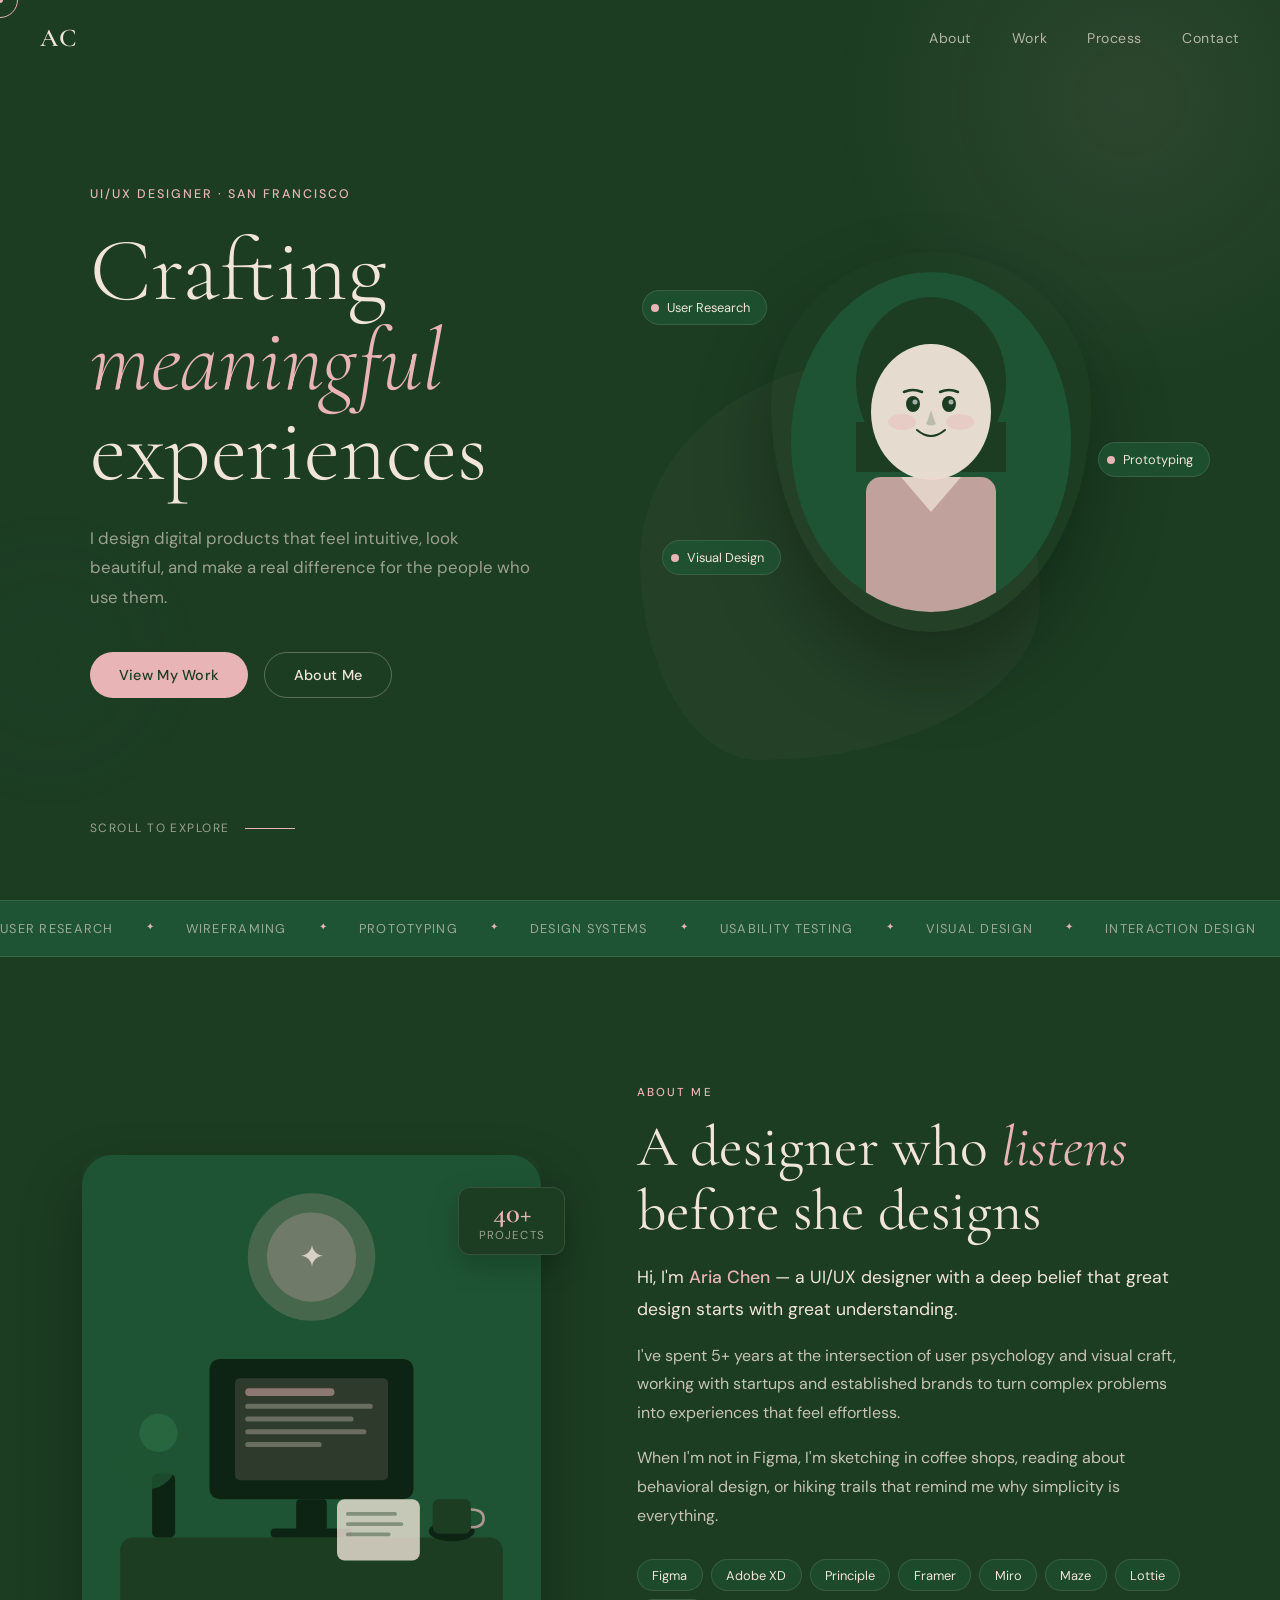
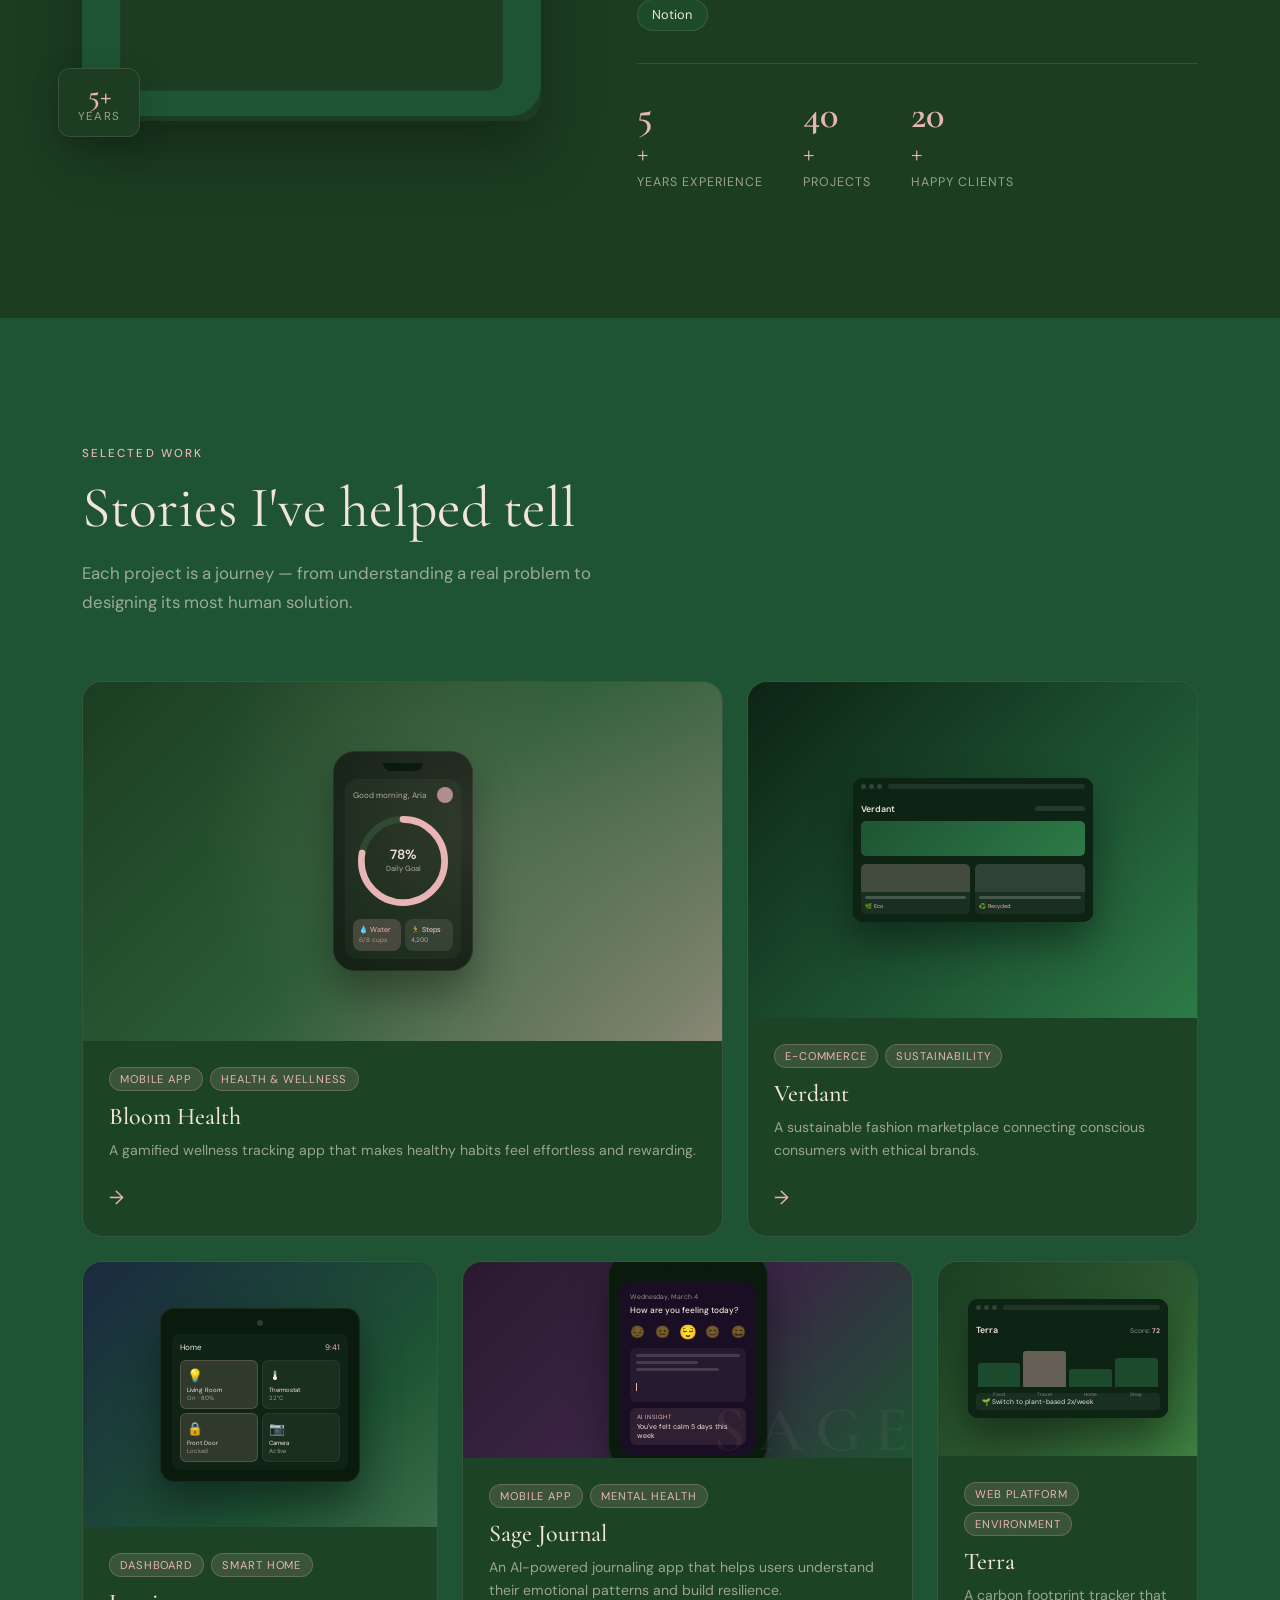
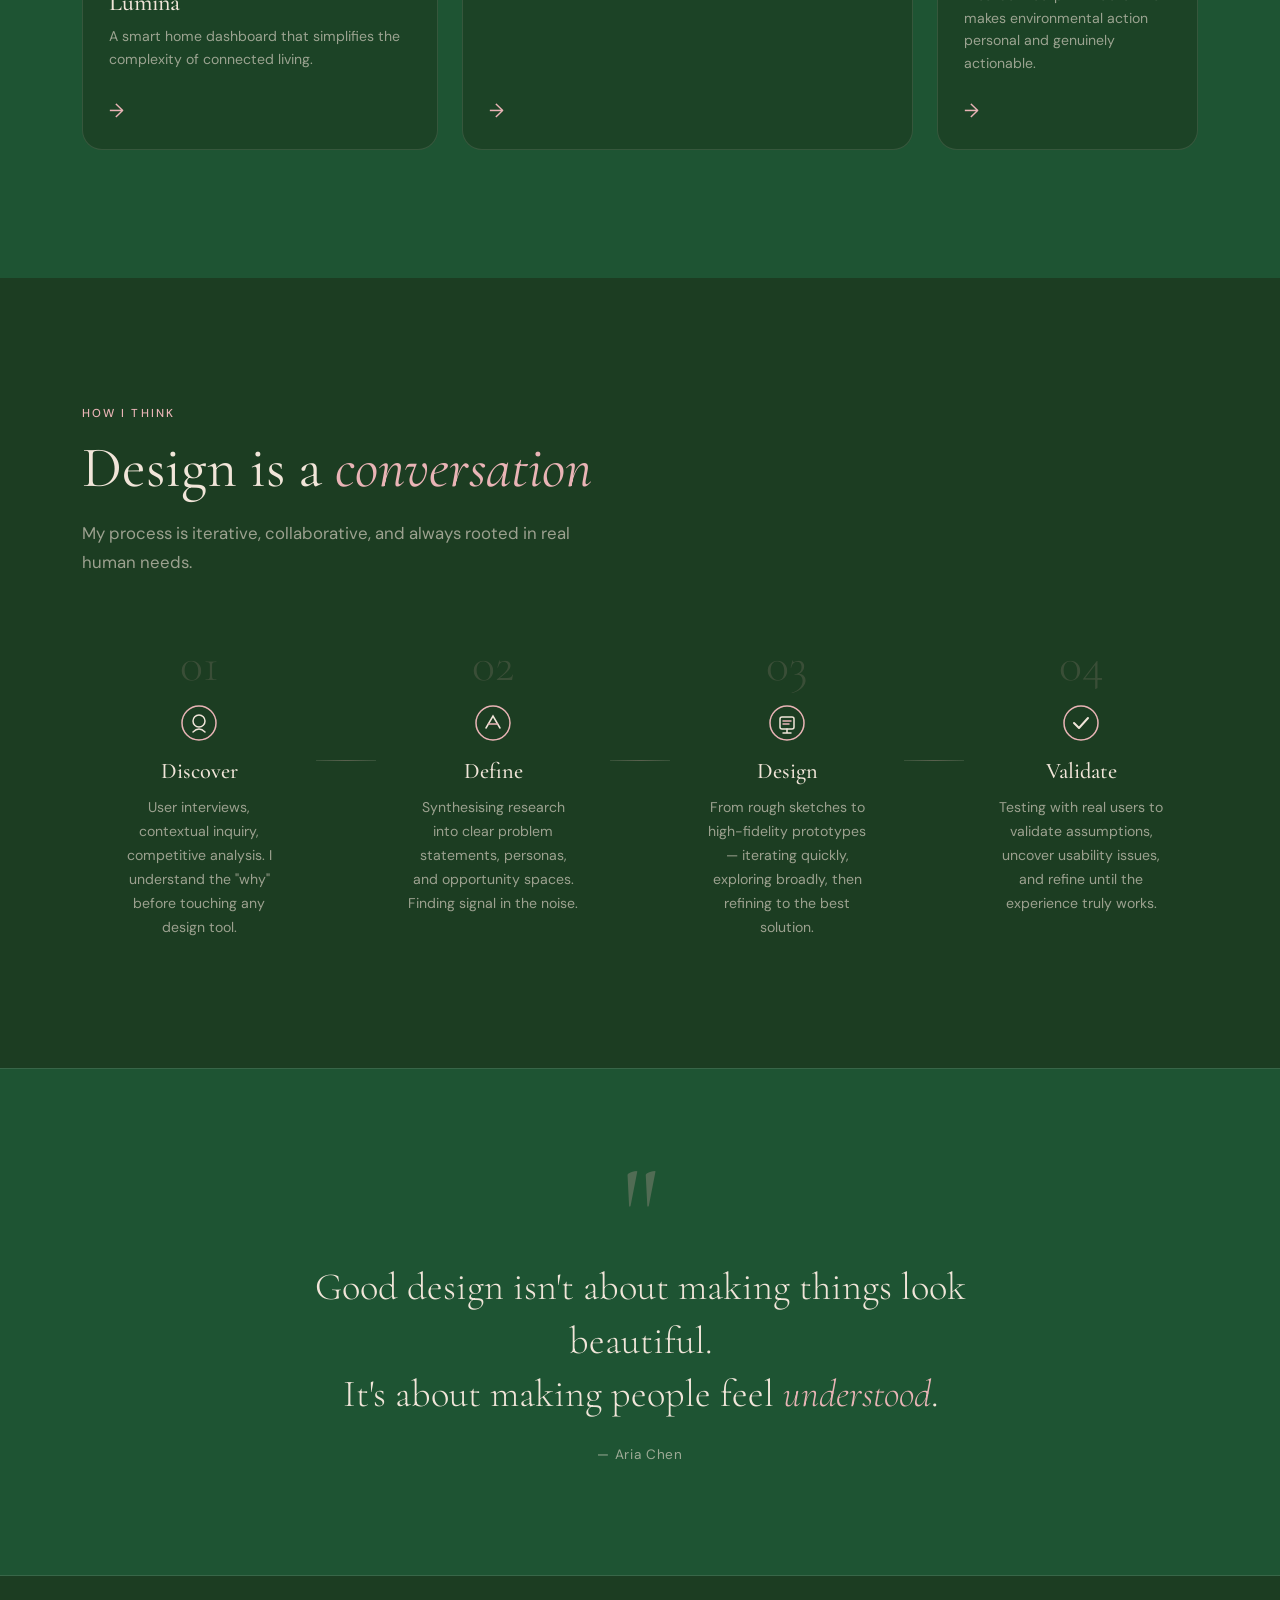
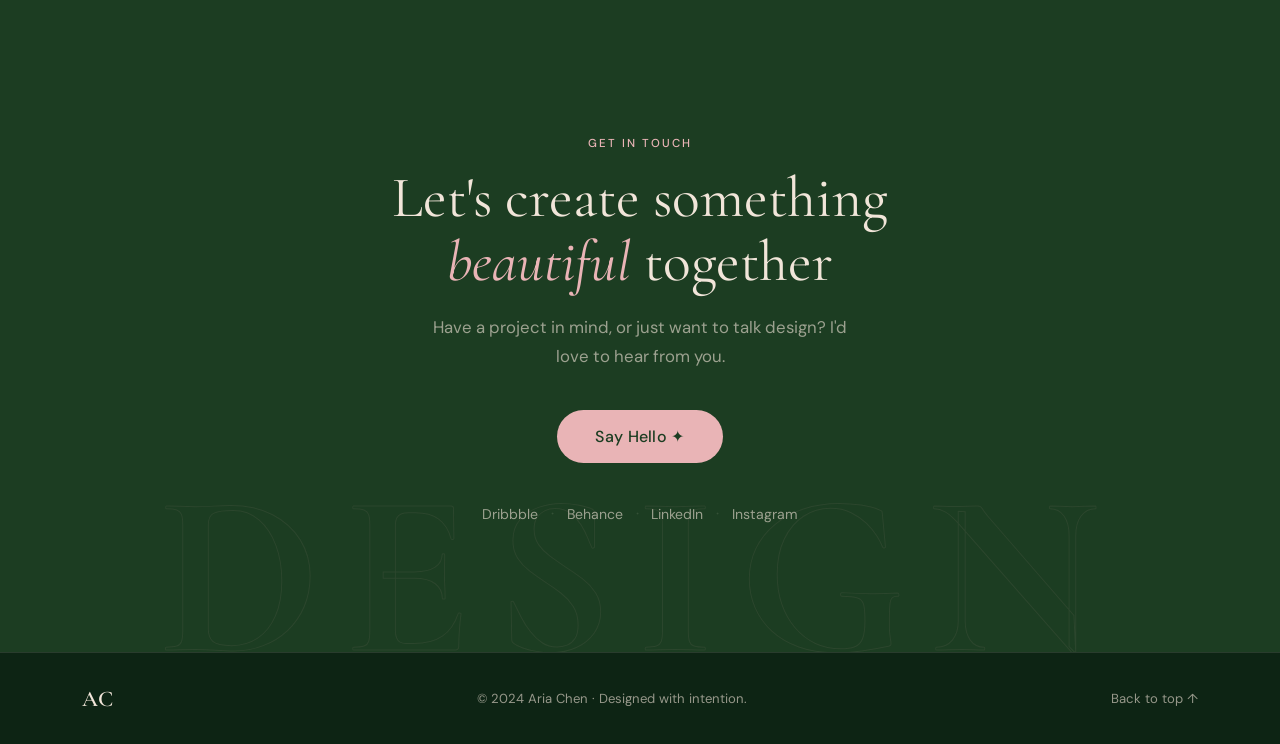
<file: index.html>
<!DOCTYPE html>
<html lang="en">
<head>
  <meta charset="UTF-8">
  <meta name="viewport" content="width=device-width, initial-scale=1.0">
  <title>Aria Chen — UI/UX Designer</title>
  <link rel="preconnect" href="https://fonts.googleapis.com">
  <link rel="preconnect" href="https://fonts.gstatic.com" crossorigin>
  <link href="https://fonts.googleapis.com/css2?family=Cormorant+Garamond:ital,wght@0,300;0,400;0,600;1,300;1,400;1,600&family=DM+Sans:ital,opsz,wght@0,9..40,300;0,9..40,400;0,9..40,500;1,9..40,300&display=swap" rel="stylesheet">
  <link rel="stylesheet" href="css/style.css">
</head>
<body>

  <!-- Custom Cursor -->
  <div class="cursor" id="cursor"></div>
  <div class="cursor-dot" id="cursorDot"></div>

  <!-- Scroll Progress -->
  <div class="scroll-progress" id="scrollProgress"></div>

  <!-- Navigation -->
  <nav class="nav" id="nav">
    <a href="#hero" class="nav-logo">AC</a>
    <button class="nav-toggle" id="navToggle" aria-label="Toggle menu">
      <span></span><span></span><span></span>
    </button>
    <ul class="nav-links" id="navLinks">
      <li><a href="#about" class="nav-link">About</a></li>
      <li><a href="#projects" class="nav-link">Work</a></li>
      <li><a href="#process" class="nav-link">Process</a></li>
      <li><a href="#contact" class="nav-link">Contact</a></li>
    </ul>
  </nav>

  <!-- ======== HERO ======== -->
  <section class="hero" id="hero">
    <div class="hero-shapes">
      <div class="shape shape-circle-lg"></div>
      <div class="shape shape-circle-sm"></div>
      <div class="shape shape-blob"></div>
    </div>
    <div class="hero-content">
      <p class="hero-eyebrow reveal-up">UI/UX Designer · San Francisco</p>
      <h1 class="hero-title">
        <span class="hero-line reveal-up" style="--delay:0.1s">Crafting</span>
        <span class="hero-line hero-line--accent reveal-up" style="--delay:0.2s"><em>meaningful</em></span>
        <span class="hero-line reveal-up" style="--delay:0.3s">experiences</span>
      </h1>
      <p class="hero-sub reveal-up" style="--delay:0.45s">I design digital products that feel intuitive, look beautiful, and make a real difference for the people who use them.</p>
      <div class="hero-cta reveal-up" style="--delay:0.55s">
        <a href="#projects" class="btn btn-primary">View My Work</a>
        <a href="#about" class="btn btn-ghost">About Me</a>
      </div>
    </div>
    <div class="hero-visual reveal-up" style="--delay:0.3s">
      <div class="hero-card card-1">
        <div class="hcard-dot"></div>
        <span>User Research</span>
      </div>
      <div class="hero-card card-2">
        <div class="hcard-dot"></div>
        <span>Prototyping</span>
      </div>
      <div class="hero-card card-3">
        <div class="hcard-dot"></div>
        <span>Visual Design</span>
      </div>
      <div class="hero-avatar">
        <svg viewBox="0 0 320 380" xmlns="http://www.w3.org/2000/svg">
          <defs>
            <clipPath id="avatarClip">
              <ellipse cx="160" cy="190" rx="140" ry="170"/>
            </clipPath>
          </defs>
          <ellipse cx="160" cy="190" rx="140" ry="170" fill="#1E5433"/>
          <g clip-path="url(#avatarClip)">
            <!-- Hair -->
            <ellipse cx="160" cy="130" rx="75" ry="85" fill="#1C3D22"/>
            <rect x="85" y="170" width="150" height="50" fill="#1C3D22"/>
            <!-- Face -->
            <ellipse cx="160" cy="160" rx="60" ry="68" fill="#F1E5D9" opacity="0.95"/>
            <!-- Eyes -->
            <ellipse cx="142" cy="152" rx="7" ry="8" fill="#1C3D22"/>
            <ellipse cx="178" cy="152" rx="7" ry="8" fill="#1C3D22"/>
            <circle cx="144" cy="150" r="2.5" fill="#fff" opacity="0.6"/>
            <circle cx="180" cy="150" r="2.5" fill="#fff" opacity="0.6"/>
            <!-- Brows -->
            <path d="M133 140 Q142 136 151 140" stroke="#1C3D22" stroke-width="2.5" fill="none" stroke-linecap="round"/>
            <path d="M169 140 Q178 136 187 140" stroke="#1C3D22" stroke-width="2.5" fill="none" stroke-linecap="round"/>
            <!-- Nose -->
            <path d="M160 158 Q157 168 155 172 Q160 175 165 172 Q163 168 160 158" fill="#1C3D22" opacity="0.2"/>
            <!-- Smile -->
            <path d="M146 178 Q160 190 174 178" stroke="#1C3D22" stroke-width="2" fill="none" stroke-linecap="round"/>
            <!-- Cheeks -->
            <ellipse cx="131" cy="170" rx="14" ry="8" fill="#E9B4B6" opacity="0.4"/>
            <ellipse cx="189" cy="170" rx="14" ry="8" fill="#E9B4B6" opacity="0.4"/>
            <!-- Body -->
            <rect x="95" y="225" width="130" height="160" rx="15" fill="#E9B4B6" opacity="0.8"/>
            <!-- Collar -->
            <path d="M130 225 L160 260 L190 225" fill="#F1E5D9" opacity="0.7"/>
          </g>
        </svg>
      </div>
    </div>
    <div class="hero-scroll">
      <span>Scroll to explore</span>
      <div class="scroll-line"></div>
    </div>
  </section>

  <!-- ======== MARQUEE ======== -->
  <div class="marquee-wrap">
    <div class="marquee-track">
      <span>User Research</span><span class="sep">✦</span>
      <span>Wireframing</span><span class="sep">✦</span>
      <span>Prototyping</span><span class="sep">✦</span>
      <span>Design Systems</span><span class="sep">✦</span>
      <span>Usability Testing</span><span class="sep">✦</span>
      <span>Visual Design</span><span class="sep">✦</span>
      <span>Interaction Design</span><span class="sep">✦</span>
      <span>Information Architecture</span><span class="sep">✦</span>
      <span>User Research</span><span class="sep">✦</span>
      <span>Wireframing</span><span class="sep">✦</span>
      <span>Prototyping</span><span class="sep">✦</span>
      <span>Design Systems</span><span class="sep">✦</span>
      <span>Usability Testing</span><span class="sep">✦</span>
      <span>Visual Design</span><span class="sep">✦</span>
      <span>Interaction Design</span><span class="sep">✦</span>
      <span>Information Architecture</span><span class="sep">✦</span>
    </div>
  </div>

  <!-- ======== ABOUT ======== -->
  <section class="about" id="about">
    <div class="container">
      <div class="about-grid">
        <div class="about-visual" data-animate="fade-right">
          <div class="about-img-wrap">
            <div class="about-img-bg"></div>
            <div class="about-img-frame">
              <svg viewBox="0 0 360 440" xmlns="http://www.w3.org/2000/svg" width="100%">
                <rect width="360" height="440" rx="24" fill="#1E5433"/>
                <!-- Abstract desk scene -->
                <rect x="30" y="300" width="300" height="120" rx="10" fill="#1C3D22"/>
                <!-- Monitor -->
                <rect x="100" y="160" width="160" height="110" rx="8" fill="#0d2414"/>
                <rect x="120" y="175" width="120" height="80" rx="4" fill="#E9B4B6" opacity="0.15"/>
                <!-- Screen content lines -->
                <rect x="128" y="183" width="70" height="6" rx="3" fill="#E9B4B6" opacity="0.5"/>
                <rect x="128" y="195" width="100" height="4" rx="2" fill="#F1E5D9" opacity="0.3"/>
                <rect x="128" y="205" width="85" height="4" rx="2" fill="#F1E5D9" opacity="0.3"/>
                <rect x="128" y="215" width="95" height="4" rx="2" fill="#F1E5D9" opacity="0.3"/>
                <rect x="128" y="225" width="60" height="4" rx="2" fill="#F1E5D9" opacity="0.3"/>
                <!-- Monitor stand -->
                <rect x="168" y="270" width="24" height="25" rx="3" fill="#0d2414"/>
                <rect x="148" y="293" width="64" height="7" rx="3" fill="#0d2414"/>
                <!-- Plant -->
                <rect x="55" y="250" width="18" height="50" rx="4" fill="#0d2414"/>
                <circle cx="52" cy="240" r="22" fill="#1E5433" opacity="0.8"/>
                <circle cx="72" cy="230" r="18" fill="#1E5433" opacity="0.9"/>
                <circle cx="60" cy="218" r="15" fill="#27663f"/>
                <!-- Coffee -->
                <ellipse cx="290" cy="295" rx="18" ry="8" fill="#0d2414"/>
                <rect x="275" y="270" width="30" height="27" rx="5" fill="#1C3D22"/>
                <path d="M305 278 Q315 278 315 285 Q315 292 305 292" stroke="#E9B4B6" stroke-width="2" fill="none" opacity="0.7"/>
                <!-- Notebook -->
                <rect x="200" y="270" width="65" height="48" rx="6" fill="#F1E5D9" opacity="0.8"/>
                <rect x="207" y="280" width="40" height="3" rx="1.5" fill="#1C3D22" opacity="0.4"/>
                <rect x="207" y="288" width="45" height="3" rx="1.5" fill="#1C3D22" opacity="0.4"/>
                <rect x="207" y="296" width="35" height="3" rx="1.5" fill="#1C3D22" opacity="0.4"/>
                <!-- Figma logo hint -->
                <circle cx="180" cy="80" r="50" fill="#E9B4B6" opacity="0.2"/>
                <circle cx="180" cy="80" r="35" fill="#E9B4B6" opacity="0.25"/>
                <text x="180" y="88" text-anchor="middle" font-family="Georgia" font-size="24" fill="#F1E5D9" opacity="0.8">✦</text>
              </svg>
            </div>
          </div>
          <div class="about-badge badge-1">
            <span class="badge-num">5+</span>
            <span class="badge-label">Years</span>
          </div>
          <div class="about-badge badge-2">
            <span class="badge-num">40+</span>
            <span class="badge-label">Projects</span>
          </div>
        </div>

        <div class="about-content" data-animate="fade-left">
          <div class="section-label">About Me</div>
          <h2 class="section-title">A designer who <em>listens</em><br>before she designs</h2>
          <p class="about-text lead-text">Hi, I'm <strong>Aria Chen</strong> — a UI/UX designer with a deep belief that great design starts with great understanding.</p>
          <p class="about-text">I've spent 5+ years at the intersection of user psychology and visual craft, working with startups and established brands to turn complex problems into experiences that feel effortless.</p>
          <p class="about-text">When I'm not in Figma, I'm sketching in coffee shops, reading about behavioral design, or hiking trails that remind me why simplicity is everything.</p>

          <div class="tools-grid">
            <div class="tool-chip">Figma</div>
            <div class="tool-chip">Adobe XD</div>
            <div class="tool-chip">Principle</div>
            <div class="tool-chip">Framer</div>
            <div class="tool-chip">Miro</div>
            <div class="tool-chip">Maze</div>
            <div class="tool-chip">Lottie</div>
            <div class="tool-chip">Notion</div>
          </div>

          <div class="about-stats">
            <div class="stat-item">
              <span class="stat-n" data-target="5">0</span><span class="stat-plus">+</span>
              <span class="stat-l">Years Experience</span>
            </div>
            <div class="stat-item">
              <span class="stat-n" data-target="40">0</span><span class="stat-plus">+</span>
              <span class="stat-l">Projects</span>
            </div>
            <div class="stat-item">
              <span class="stat-n" data-target="20">0</span><span class="stat-plus">+</span>
              <span class="stat-l">Happy Clients</span>
            </div>
          </div>
        </div>
      </div>
    </div>
  </section>

  <!-- ======== PROJECTS ======== -->
  <section class="projects" id="projects">
    <div class="container">
      <div class="section-header" data-animate="fade-up">
        <div class="section-label">Selected Work</div>
        <h2 class="section-title">Stories I've helped tell</h2>
        <p class="section-sub">Each project is a journey — from understanding a real problem to designing its most human solution.</p>
      </div>

      <div class="projects-grid">

        <!-- Card 1 — Bloom (large) -->
        <article class="pcard pcard--large" data-animate="fade-up">
          <a href="projects/project-1.html" class="pcard-link">
            <div class="pcard-img pcard-img--bloom">
              <div class="mockup-phone">
                <div class="mockup-phone-notch"></div>
                <div class="phone-ui bloom-ui">
                  <div class="bloom-header-bar">
                    <span class="bloom-greeting">Good morning, Aria</span>
                    <div class="bloom-avatar-sm"></div>
                  </div>
                  <div class="bloom-ring-wrap">
                    <svg viewBox="0 0 120 120" width="100">
                      <circle cx="60" cy="60" r="50" fill="none" stroke="#1C3D22" stroke-width="8"/>
                      <circle cx="60" cy="60" r="50" fill="none" stroke="#E9B4B6" stroke-width="8"
                        stroke-dasharray="314" stroke-dashoffset="69" stroke-linecap="round"
                        transform="rotate(-90 60 60)"/>
                      <text x="60" y="57" text-anchor="middle" font-size="16" fill="#F1E5D9" font-weight="600">78%</text>
                      <text x="60" y="72" text-anchor="middle" font-size="9" fill="#F1E5D9" opacity="0.7">Daily Goal</text>
                    </svg>
                  </div>
                  <div class="bloom-tiles">
                    <div class="btile btile--pink">💧 Water<br><small>6/8 cups</small></div>
                    <div class="btile btile--cream">🏃 Steps<br><small>4,200</small></div>
                  </div>
                </div>
              </div>
              <div class="pcard-glow"></div>
            </div>
            <div class="pcard-body">
              <div class="pcard-tags">
                <span class="ptag">Mobile App</span>
                <span class="ptag">Health & Wellness</span>
              </div>
              <h3 class="pcard-title">Bloom Health</h3>
              <p class="pcard-desc">A gamified wellness tracking app that makes healthy habits feel effortless and rewarding.</p>
              <div class="pcard-arrow">→</div>
            </div>
          </a>
        </article>

        <!-- Card 2 — Verdant -->
        <article class="pcard" data-animate="fade-up" style="--card-delay:0.1s">
          <a href="projects/project-2.html" class="pcard-link">
            <div class="pcard-img pcard-img--verdant">
              <div class="mockup-browser">
                <div class="browser-chrome">
                  <div class="bc-dots"><span></span><span></span><span></span></div>
                  <div class="bc-bar"></div>
                </div>
                <div class="browser-content verdant-ui">
                  <div class="verdant-topbar">
                    <span class="vt-logo">Verdant</span>
                    <div class="vt-search"></div>
                  </div>
                  <div class="verdant-hero-img"></div>
                  <div class="verdant-products">
                    <div class="vprod">
                      <div class="vprod-img"></div>
                      <div class="vprod-info">
                        <div class="vprod-name"></div>
                        <div class="vprod-badge">🌿 Eco</div>
                      </div>
                    </div>
                    <div class="vprod">
                      <div class="vprod-img vprod-img--2"></div>
                      <div class="vprod-info">
                        <div class="vprod-name"></div>
                        <div class="vprod-badge">♻️ Recycled</div>
                      </div>
                    </div>
                  </div>
                </div>
              </div>
            </div>
            <div class="pcard-body">
              <div class="pcard-tags">
                <span class="ptag">E-Commerce</span>
                <span class="ptag">Sustainability</span>
              </div>
              <h3 class="pcard-title">Verdant</h3>
              <p class="pcard-desc">A sustainable fashion marketplace connecting conscious consumers with ethical brands.</p>
              <div class="pcard-arrow">→</div>
            </div>
          </a>
        </article>

        <!-- Card 3 — Lumina -->
        <article class="pcard" data-animate="fade-up" style="--card-delay:0.2s">
          <a href="projects/project-3.html" class="pcard-link">
            <div class="pcard-img pcard-img--lumina">
              <div class="mockup-tablet">
                <div class="tablet-camera"></div>
                <div class="tablet-content lumina-ui">
                  <div class="lumina-topbar">
                    <span>Home</span>
                    <span class="lumina-time">9:41</span>
                  </div>
                  <div class="lumina-tiles">
                    <div class="ltile ltile--on">
                      <div class="ltile-icon">💡</div>
                      <div class="ltile-label">Living Room</div>
                      <div class="ltile-status">On · 80%</div>
                    </div>
                    <div class="ltile">
                      <div class="ltile-icon">🌡</div>
                      <div class="ltile-label">Thermostat</div>
                      <div class="ltile-status">22°C</div>
                    </div>
                    <div class="ltile ltile--on">
                      <div class="ltile-icon">🔒</div>
                      <div class="ltile-label">Front Door</div>
                      <div class="ltile-status">Locked</div>
                    </div>
                    <div class="ltile">
                      <div class="ltile-icon">📷</div>
                      <div class="ltile-label">Camera</div>
                      <div class="ltile-status">Active</div>
                    </div>
                  </div>
                </div>
              </div>
            </div>
            <div class="pcard-body">
              <div class="pcard-tags">
                <span class="ptag">Dashboard</span>
                <span class="ptag">Smart Home</span>
              </div>
              <h3 class="pcard-title">Lumina</h3>
              <p class="pcard-desc">A smart home dashboard that simplifies the complexity of connected living.</p>
              <div class="pcard-arrow">→</div>
            </div>
          </a>
        </article>

        <!-- Card 4 — Sage (wide) -->
        <article class="pcard pcard--wide" data-animate="fade-up" style="--card-delay:0.15s">
          <a href="projects/project-4.html" class="pcard-link">
            <div class="pcard-img pcard-img--sage">
              <div class="mockup-phone mockup-phone--sage">
                <div class="mockup-phone-notch"></div>
                <div class="phone-ui sage-ui">
                  <div class="sage-date">Wednesday, March 4</div>
                  <div class="sage-prompt">How are you feeling today?</div>
                  <div class="sage-moods">
                    <div class="smood">😔</div>
                    <div class="smood">😐</div>
                    <div class="smood smood--active">😌</div>
                    <div class="smood">😊</div>
                    <div class="smood">😄</div>
                  </div>
                  <div class="sage-entry-box">
                    <div class="seb-line"></div>
                    <div class="seb-line seb-line--short"></div>
                    <div class="seb-line seb-line--med"></div>
                    <div class="seb-cursor"></div>
                  </div>
                  <div class="sage-insights">
                    <div class="insight-label">AI Insight</div>
                    <div class="insight-text">You've felt calm 5 days this week</div>
                  </div>
                </div>
              </div>
              <div class="sage-bg-text">SAGE</div>
            </div>
            <div class="pcard-body">
              <div class="pcard-tags">
                <span class="ptag">Mobile App</span>
                <span class="ptag">Mental Health</span>
              </div>
              <h3 class="pcard-title">Sage Journal</h3>
              <p class="pcard-desc">An AI-powered journaling app that helps users understand their emotional patterns and build resilience.</p>
              <div class="pcard-arrow">→</div>
            </div>
          </a>
        </article>

        <!-- Card 5 — Terra -->
        <article class="pcard" data-animate="fade-up" style="--card-delay:0.25s">
          <a href="projects/project-5.html" class="pcard-link">
            <div class="pcard-img pcard-img--terra">
              <div class="mockup-browser mockup-browser--sm">
                <div class="browser-chrome">
                  <div class="bc-dots"><span></span><span></span><span></span></div>
                  <div class="bc-bar"></div>
                </div>
                <div class="browser-content terra-ui">
                  <div class="terra-header">
                    <span class="terra-logo">Terra</span>
                    <span class="terra-score">Score: <strong>72</strong></span>
                  </div>
                  <div class="terra-chart-wrap">
                    <div class="terra-chart">
                      <div class="tbar" style="--h:55%"><span>Food</span></div>
                      <div class="tbar tbar--hi" style="--h:80%"><span>Travel</span></div>
                      <div class="tbar" style="--h:40%"><span>Home</span></div>
                      <div class="tbar" style="--h:65%"><span>Shop</span></div>
                    </div>
                  </div>
                  <div class="terra-tips">
                    <div class="ttip">🌱 Switch to plant-based 2x/week</div>
                  </div>
                </div>
              </div>
            </div>
            <div class="pcard-body">
              <div class="pcard-tags">
                <span class="ptag">Web Platform</span>
                <span class="ptag">Environment</span>
              </div>
              <h3 class="pcard-title">Terra</h3>
              <p class="pcard-desc">A carbon footprint tracker that makes environmental action personal and genuinely actionable.</p>
              <div class="pcard-arrow">→</div>
            </div>
          </a>
        </article>

      </div>
    </div>
  </section>

  <!-- ======== PROCESS ======== -->
  <section class="process" id="process">
    <div class="container">
      <div class="section-header" data-animate="fade-up">
        <div class="section-label">How I Think</div>
        <h2 class="section-title">Design is a <em>conversation</em></h2>
        <p class="section-sub">My process is iterative, collaborative, and always rooted in real human needs.</p>
      </div>

      <div class="process-steps">
        <div class="ps-step" data-animate="fade-up" style="--step-delay:0s">
          <div class="ps-num">01</div>
          <div class="ps-icon">
            <svg width="36" height="36" viewBox="0 0 36 36" fill="none">
              <circle cx="18" cy="18" r="17" stroke="#E9B4B6" stroke-width="1.5"/>
              <circle cx="18" cy="16" r="6" stroke="#F1E5D9" stroke-width="1.5"/>
              <path d="M12 27 Q18 21 24 27" stroke="#F1E5D9" stroke-width="1.5" stroke-linecap="round" fill="none"/>
            </svg>
          </div>
          <h3 class="ps-title">Discover</h3>
          <p class="ps-text">User interviews, contextual inquiry, competitive analysis. I understand the "why" before touching any design tool.</p>
        </div>
        <div class="ps-connector" data-animate="fade-up" style="--step-delay:0.1s"></div>
        <div class="ps-step" data-animate="fade-up" style="--step-delay:0.15s">
          <div class="ps-num">02</div>
          <div class="ps-icon">
            <svg width="36" height="36" viewBox="0 0 36 36" fill="none">
              <circle cx="18" cy="18" r="17" stroke="#E9B4B6" stroke-width="1.5"/>
              <path d="M11 23L18 11L25 23" stroke="#F1E5D9" stroke-width="1.5" stroke-linecap="round"/>
              <path d="M13.5 19H22.5" stroke="#E9B4B6" stroke-width="1.5" stroke-linecap="round"/>
            </svg>
          </div>
          <h3 class="ps-title">Define</h3>
          <p class="ps-text">Synthesising research into clear problem statements, personas, and opportunity spaces. Finding signal in the noise.</p>
        </div>
        <div class="ps-connector" data-animate="fade-up" style="--step-delay:0.2s"></div>
        <div class="ps-step" data-animate="fade-up" style="--step-delay:0.25s">
          <div class="ps-num">03</div>
          <div class="ps-icon">
            <svg width="36" height="36" viewBox="0 0 36 36" fill="none">
              <circle cx="18" cy="18" r="17" stroke="#E9B4B6" stroke-width="1.5"/>
              <rect x="11" y="12" width="14" height="12" rx="2" stroke="#F1E5D9" stroke-width="1.5"/>
              <path d="M14 16H22M14 19H20" stroke="#E9B4B6" stroke-width="1.5" stroke-linecap="round"/>
              <path d="M18 24V28M14 28H22" stroke="#F1E5D9" stroke-width="1.5" stroke-linecap="round"/>
            </svg>
          </div>
          <h3 class="ps-title">Design</h3>
          <p class="ps-text">From rough sketches to high-fidelity prototypes — iterating quickly, exploring broadly, then refining to the best solution.</p>
        </div>
        <div class="ps-connector" data-animate="fade-up" style="--step-delay:0.3s"></div>
        <div class="ps-step" data-animate="fade-up" style="--step-delay:0.35s">
          <div class="ps-num">04</div>
          <div class="ps-icon">
            <svg width="36" height="36" viewBox="0 0 36 36" fill="none">
              <circle cx="18" cy="18" r="17" stroke="#E9B4B6" stroke-width="1.5"/>
              <path d="M11 18L16 23L25 13" stroke="#F1E5D9" stroke-width="2" stroke-linecap="round" stroke-linejoin="round"/>
            </svg>
          </div>
          <h3 class="ps-title">Validate</h3>
          <p class="ps-text">Testing with real users to validate assumptions, uncover usability issues, and refine until the experience truly works.</p>
        </div>
      </div>
    </div>
  </section>

  <!-- ======== QUOTE ======== -->
  <section class="quote-section">
    <div class="container">
      <blockquote class="big-quote" data-animate="fade-up">
        <span class="bq-mark">"</span>
        <p class="bq-text">Good design isn't about making things look beautiful.<br>It's about making people feel <em>understood</em>.</p>
        <cite class="bq-cite">— Aria Chen</cite>
      </blockquote>
    </div>
  </section>

  <!-- ======== CONTACT ======== -->
  <section class="contact" id="contact">
    <div class="container">
      <div class="contact-inner">
        <div class="section-label" data-animate="fade-up">Get In Touch</div>
        <h2 class="section-title" data-animate="fade-up">Let's create something<br><em>beautiful</em> together</h2>
        <p class="contact-text" data-animate="fade-up">Have a project in mind, or just want to talk design? I'd love to hear from you.</p>
        <div class="contact-cta" data-animate="fade-up">
          <a href="mailto:aria@ariachendesign.com" class="btn btn-primary btn-lg">Say Hello ✦</a>
        </div>
        <div class="contact-links" data-animate="fade-up">
          <a href="#" class="contact-slink">Dribbble</a>
          <span class="cl-sep">·</span>
          <a href="#" class="contact-slink">Behance</a>
          <span class="cl-sep">·</span>
          <a href="#" class="contact-slink">LinkedIn</a>
          <span class="cl-sep">·</span>
          <a href="#" class="contact-slink">Instagram</a>
        </div>
      </div>
    </div>
    <div class="contact-bg-word" aria-hidden="true">DESIGN</div>
  </section>

  <!-- ======== FOOTER ======== -->
  <footer class="footer">
    <div class="container">
      <div class="footer-inner">
        <span class="footer-logo">AC</span>
        <p class="footer-copy">© 2024 Aria Chen · Designed with intention.</p>
        <a href="#hero" class="footer-top">Back to top ↑</a>
      </div>
    </div>
  </footer>

  <script src="js/main.js"></script>
</body>
</html>
</file>
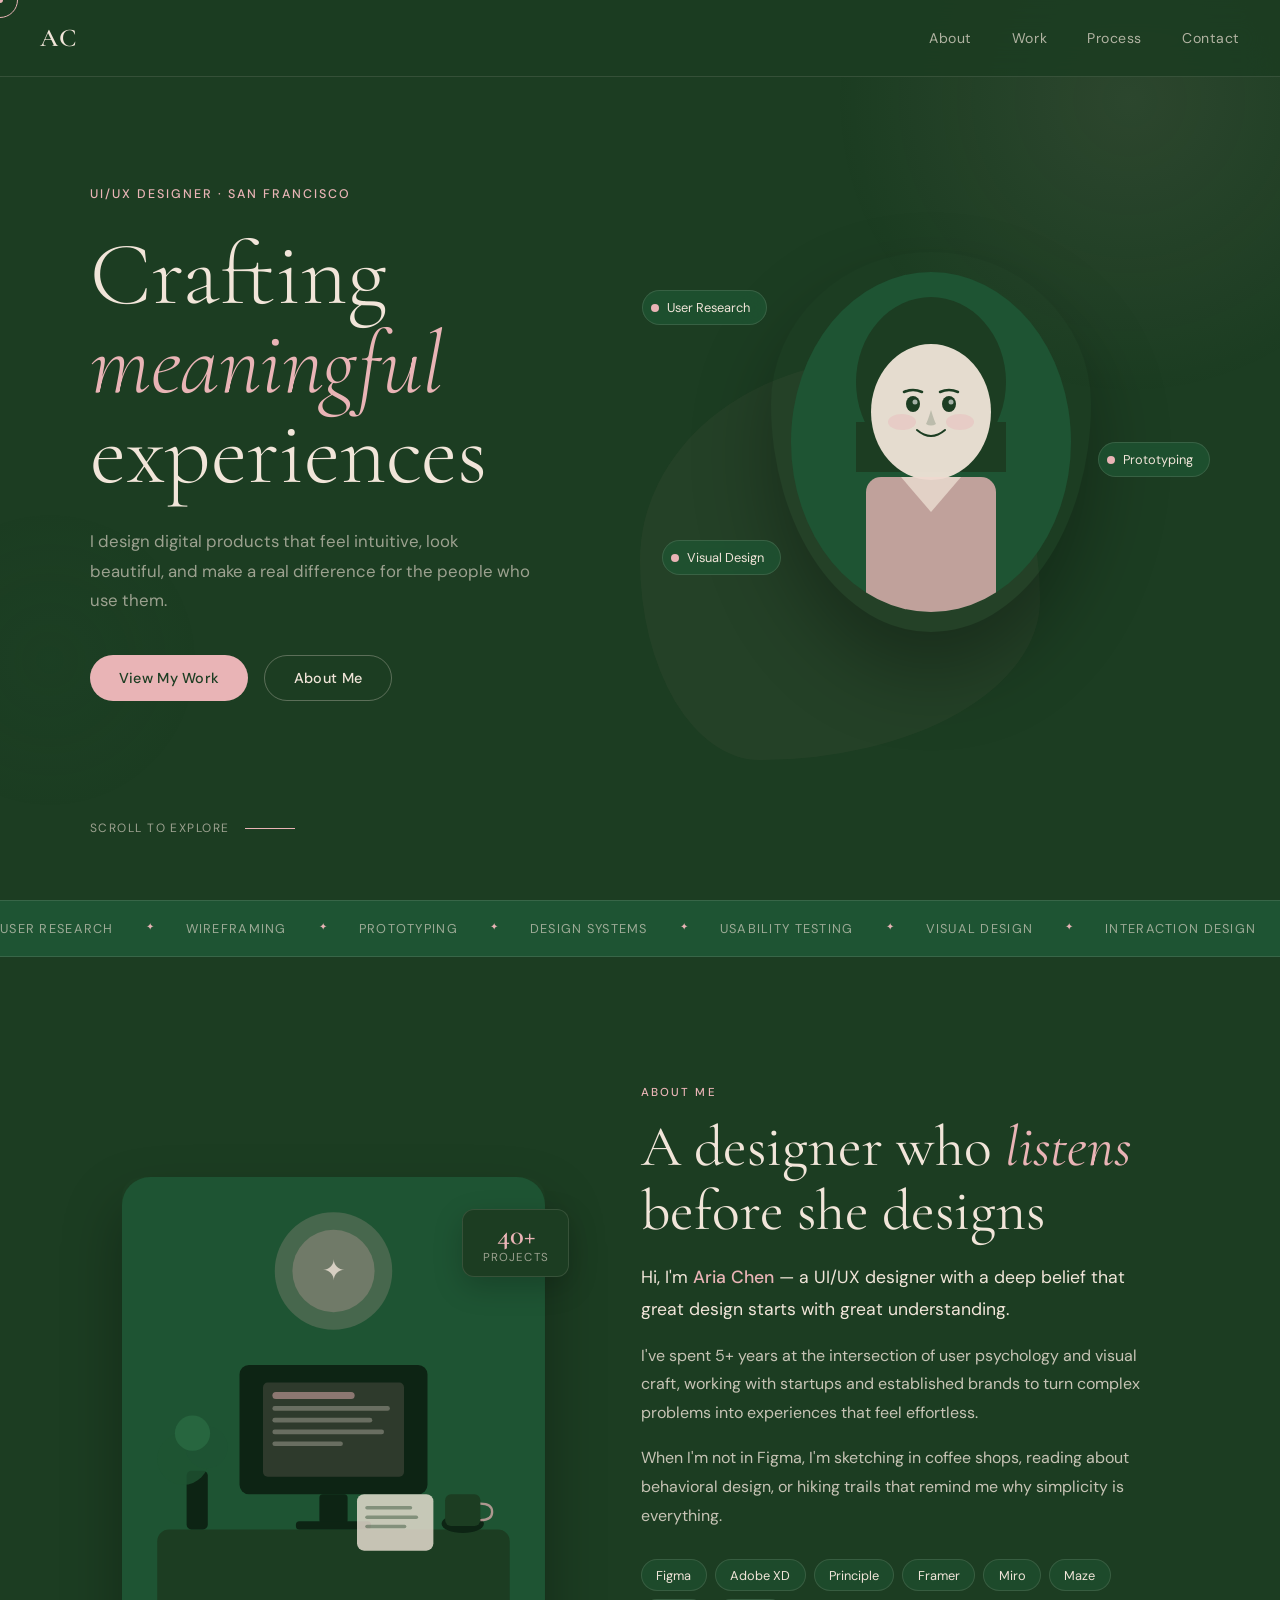
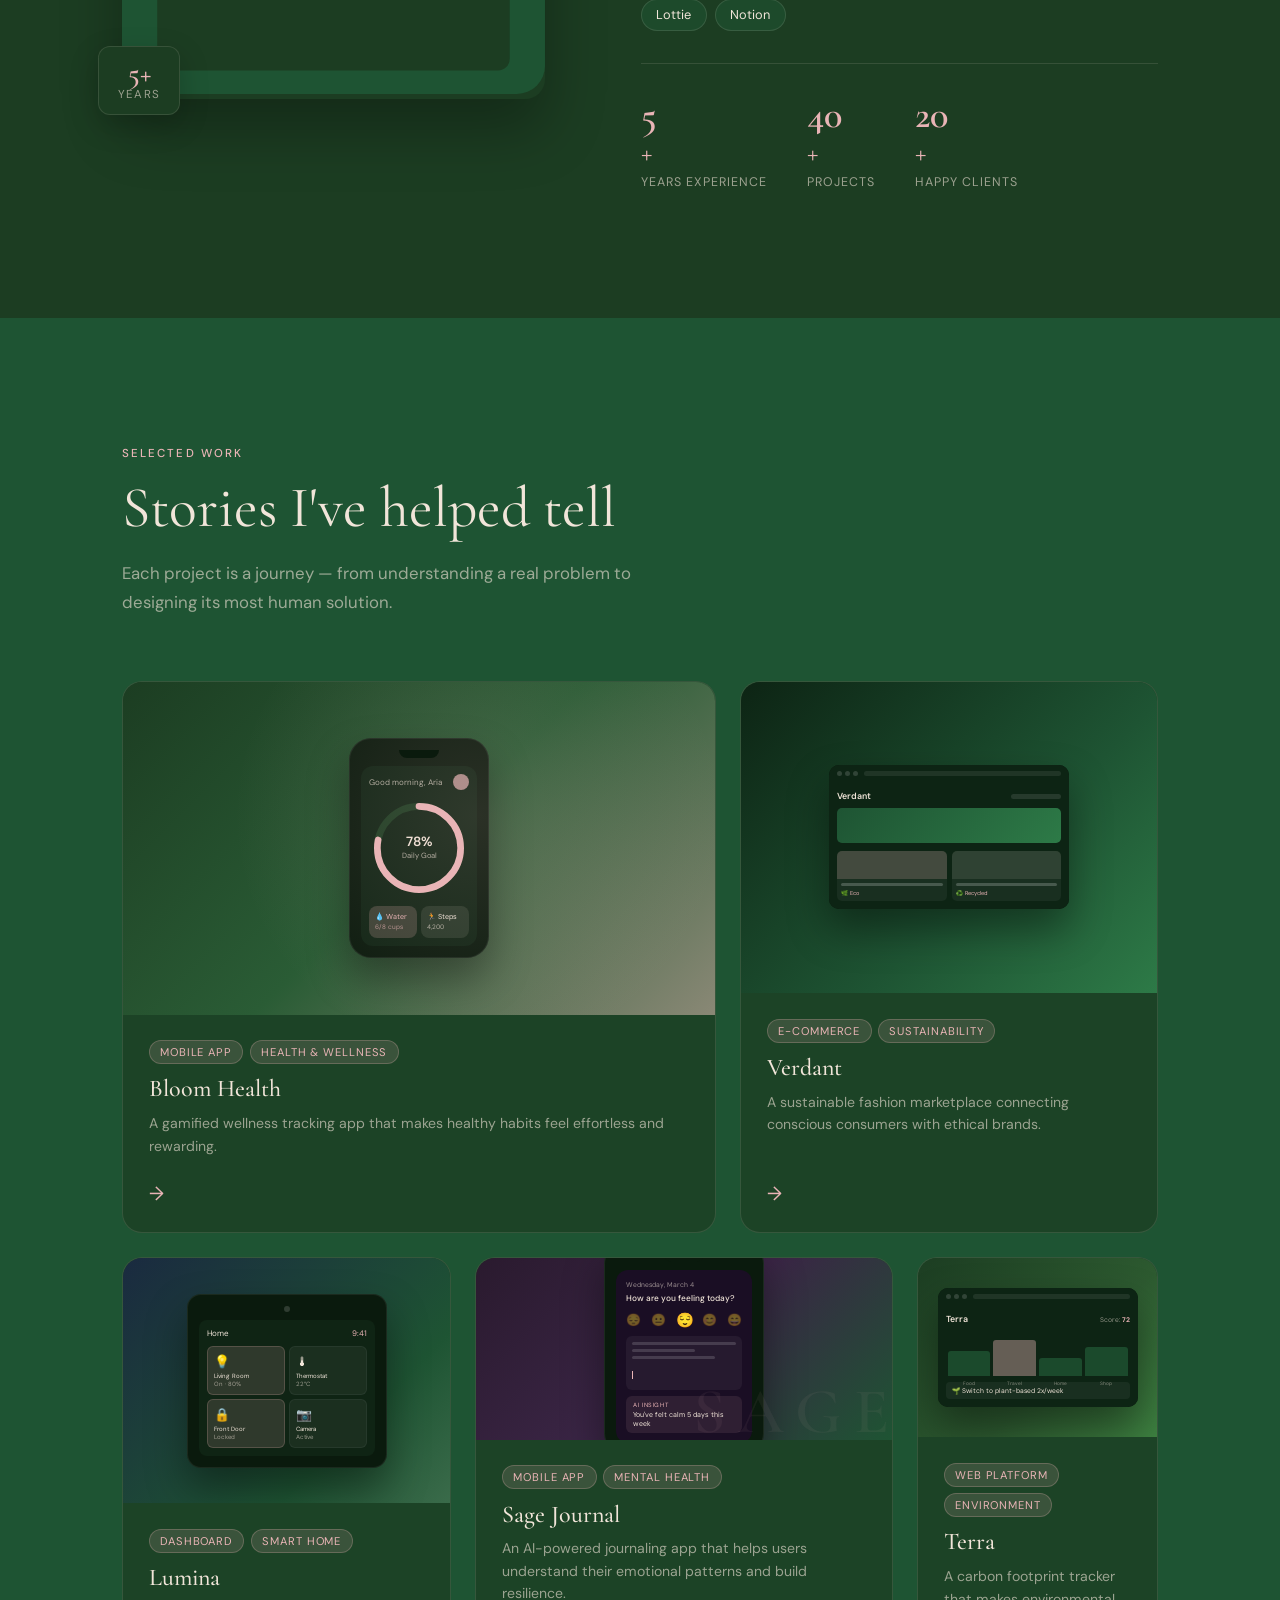
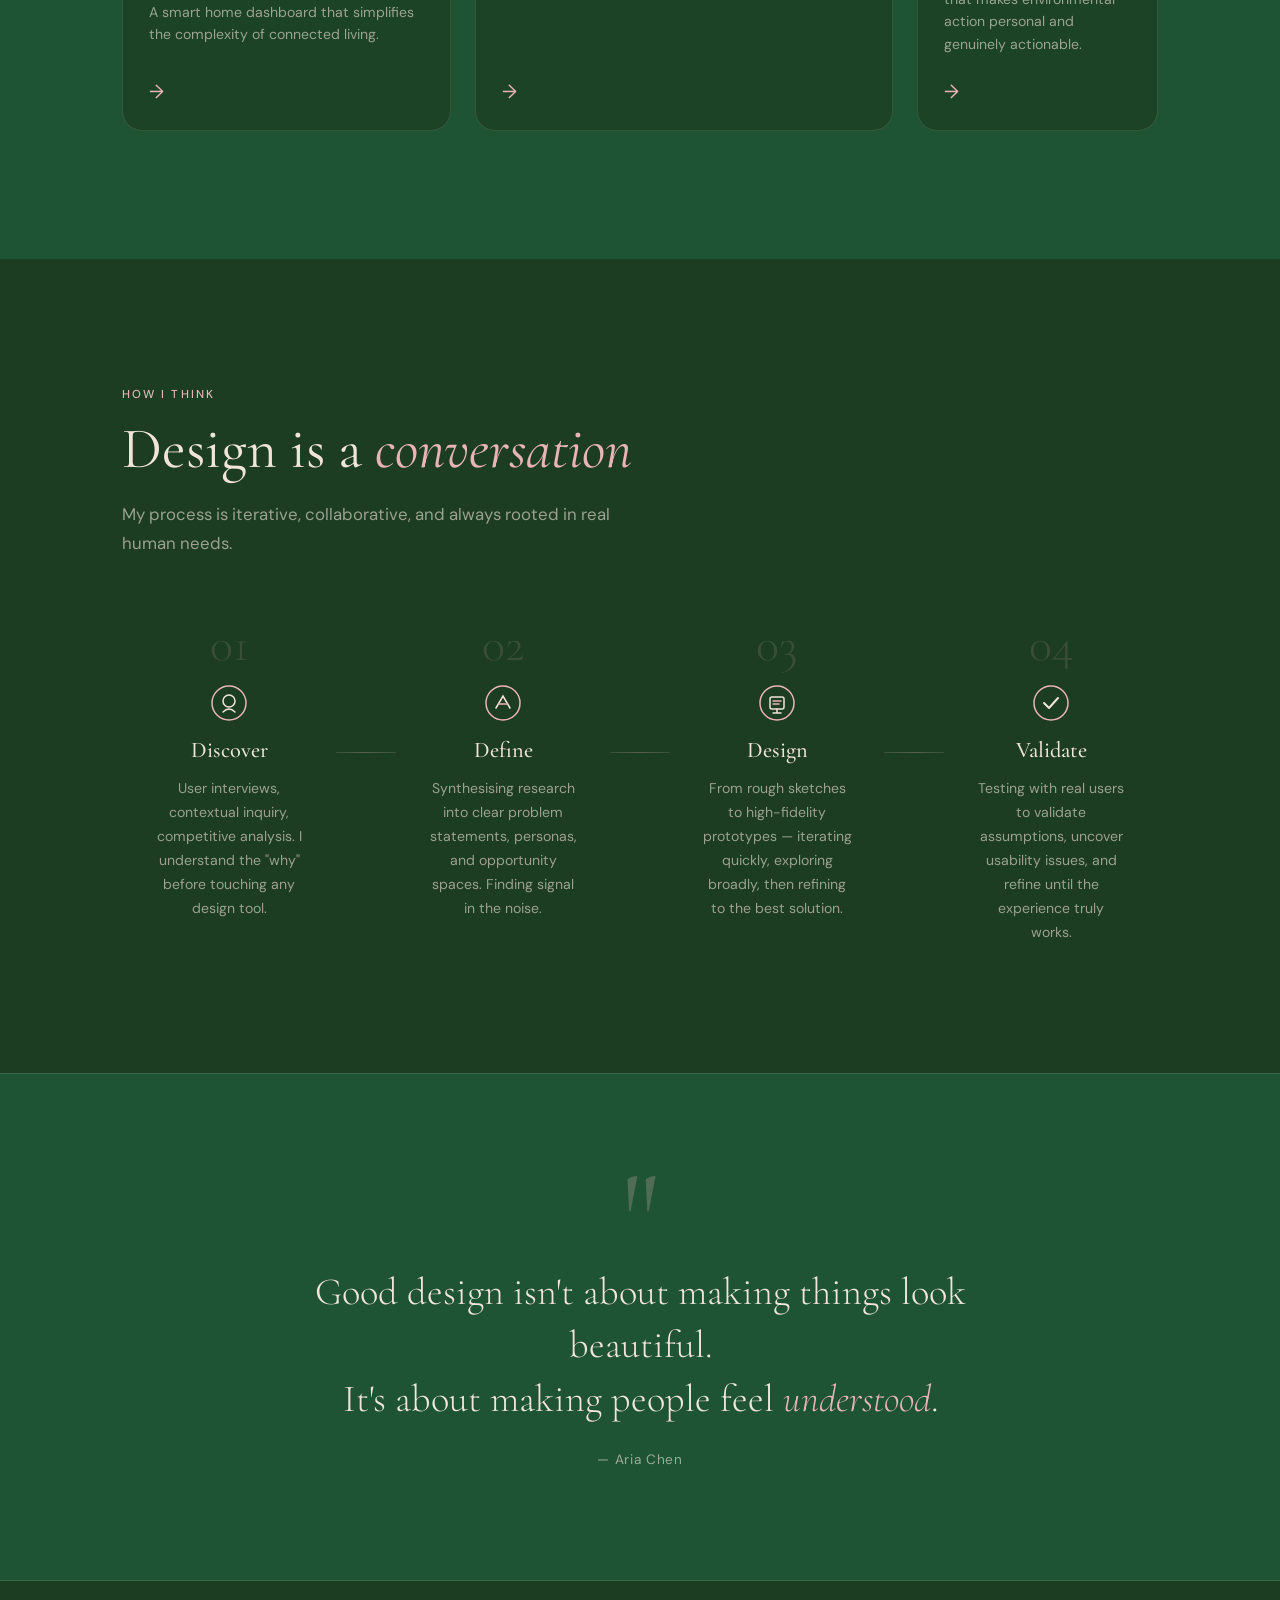
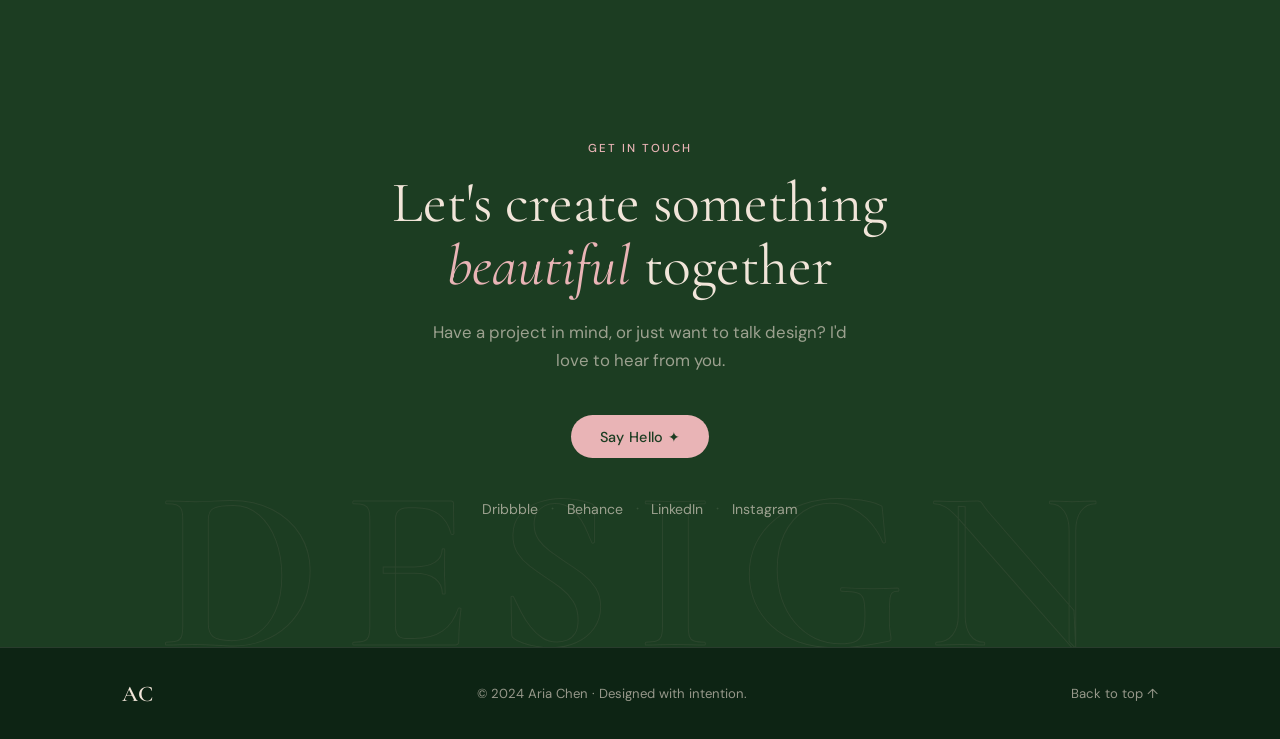
<file: index-standalone.html>
<!DOCTYPE html>
<html lang="en">
<head>
  <meta charset="UTF-8">
  <meta name="viewport" content="width=device-width, initial-scale=1.0">
  <title>Aria Chen — UI/UX Designer</title>
  <link rel="preconnect" href="https://fonts.googleapis.com">
  <link rel="preconnect" href="https://fonts.gstatic.com" crossorigin>
  <link href="https://fonts.googleapis.com/css2?family=Cormorant+Garamond:ital,wght@0,300;0,400;0,600;1,300;1,400;1,600&family=DM+Sans:ital,opsz,wght@0,9..40,300;0,9..40,400;0,9..40,500;1,9..40,300&display=swap" rel="stylesheet">
  <style>
/* ============================================
   ARIA CHEN — UI/UX PORTFOLIO
   Color Palette:
   --dark-green  : #1C3D22
   --mid-green   : #1E5433
   --pink        : #E9B4B6
   --cream       : #F1E5D9
============================================ */

/* ===== RESET & BASE ===== */
*, *::before, *::after { box-sizing: border-box; margin: 0; padding: 0; }

:root {
  --dark: #1C3D22;
  --mid:  #1E5433;
  --pink: #E9B4B6;
  --cream: #F1E5D9;
  --text-light: #F1E5D9;
  --text-muted: rgba(241,229,217,0.6);
  --card-bg: rgba(30,84,51,0.5);
  --border: rgba(241,229,217,0.12);
  --radius: 20px;
  --radius-sm: 12px;
  --transition: 0.4s cubic-bezier(0.25, 0.46, 0.45, 0.94);
  --transition-fast: 0.2s ease;
}

html { scroll-behavior: smooth; overflow-x: hidden; }

body {
  font-family: 'DM Sans', sans-serif;
  background-color: var(--dark);
  color: var(--cream);
  overflow-x: hidden;
  cursor: none;
}

a { text-decoration: none; color: inherit; }
img { display: block; max-width: 100%; }

::selection {
  background: var(--pink);
  color: var(--dark);
}

/* ===== CUSTOM CURSOR ===== */
.cursor {
  position: fixed;
  width: 36px;
  height: 36px;
  border: 1.5px solid var(--pink);
  border-radius: 50%;
  pointer-events: none;
  z-index: 9999;
  transform: translate(-50%, -50%);
  transition: width 0.3s, height 0.3s, background 0.3s, border-color 0.3s;
  mix-blend-mode: normal;
}
.cursor-dot {
  position: fixed;
  width: 6px;
  height: 6px;
  background: var(--pink);
  border-radius: 50%;
  pointer-events: none;
  z-index: 9999;
  transform: translate(-50%, -50%);
  transition: transform 0.1s;
}
body:has(a:hover) .cursor,
body:has(button:hover) .cursor {
  width: 56px;
  height: 56px;
  background: rgba(233,180,182,0.12);
  border-color: var(--pink);
}
@media (hover: none) {
  .cursor, .cursor-dot { display: none; }
  body { cursor: auto; }
}

/* ===== SCROLL PROGRESS ===== */
.scroll-progress {
  position: fixed;
  top: 0; left: 0;
  width: 0%;
  height: 2px;
  background: linear-gradient(90deg, var(--pink), var(--cream));
  z-index: 10000;
  transition: width 0.1s linear;
}

/* ===== TYPOGRAPHY ===== */
.section-label {
  font-size: 0.72rem;
  font-weight: 500;
  letter-spacing: 0.18em;
  text-transform: uppercase;
  color: var(--pink);
  margin-bottom: 1rem;
}

.section-title {
  font-family: 'Cormorant Garamond', serif;
  font-size: clamp(2.2rem, 5vw, 3.6rem);
  font-weight: 400;
  line-height: 1.1;
  color: var(--cream);
  margin-bottom: 1.2rem;
}
.section-title em {
  font-style: italic;
  color: var(--pink);
}

.section-sub {
  font-size: 1.05rem;
  color: var(--text-muted);
  max-width: 520px;
  line-height: 1.7;
}

/* ===== CONTAINER ===== */
.container {
  max-width: 1180px;
  margin: 0 auto;
  padding: 0 2rem;
}

/* ===== BUTTONS ===== */
.btn {
  display: inline-flex;
  align-items: center;
  gap: 0.5rem;
  padding: 0.8rem 1.8rem;
  border-radius: 100px;
  font-family: 'DM Sans', sans-serif;
  font-size: 0.9rem;
  font-weight: 500;
  letter-spacing: 0.02em;
  transition: var(--transition);
  cursor: none;
  border: none;
  position: relative;
  overflow: hidden;
}
.btn::after {
  content: '';
  position: absolute;
  inset: 0;
  background: rgba(255,255,255,0.1);
  opacity: 0;
  transition: opacity 0.3s;
}
.btn:hover::after { opacity: 1; }

.btn-primary {
  background: var(--pink);
  color: var(--dark);
}
.btn-primary:hover {
  background: #f0c2c4;
  transform: translateY(-2px);
  box-shadow: 0 12px 30px rgba(233,180,182,0.3);
}

.btn-ghost {
  background: transparent;
  color: var(--cream);
  border: 1.5px solid rgba(241,229,217,0.3);
}
.btn-ghost:hover {
  border-color: var(--cream);
  transform: translateY(-2px);
}

.btn-lg {
  padding: 1rem 2.4rem;
  font-size: 1rem;
}

/* ===== NAVIGATION ===== */
.nav {
  position: fixed;
  top: 0; left: 0; right: 0;
  z-index: 1000;
  display: flex;
  align-items: center;
  justify-content: space-between;
  padding: 1.4rem 2.5rem;
  transition: background 0.4s, backdrop-filter 0.4s, padding 0.4s;
}
.nav.scrolled {
  background: rgba(28, 61, 34, 0.85);
  backdrop-filter: blur(16px);
  padding: 1rem 2.5rem;
  border-bottom: 1px solid var(--border);
}

.nav-logo {
  font-family: 'Cormorant Garamond', serif;
  font-size: 1.6rem;
  font-weight: 600;
  color: var(--cream);
  letter-spacing: 0.05em;
  cursor: none;
  transition: color 0.3s;
}
.nav-logo:hover { color: var(--pink); }

.nav-links {
  display: flex;
  list-style: none;
  gap: 2.5rem;
}

.nav-link {
  font-size: 0.88rem;
  font-weight: 400;
  letter-spacing: 0.04em;
  color: rgba(241,229,217,0.7);
  transition: color 0.3s;
  position: relative;
  cursor: none;
}
.nav-link::after {
  content: '';
  position: absolute;
  bottom: -3px; left: 0;
  width: 0; height: 1px;
  background: var(--pink);
  transition: width 0.3s;
}
.nav-link:hover,
.nav-link.active { color: var(--cream); }
.nav-link:hover::after,
.nav-link.active::after { width: 100%; }

.nav-toggle {
  display: none;
  flex-direction: column;
  gap: 5px;
  background: none;
  border: none;
  cursor: none;
  padding: 4px;
}
.nav-toggle span {
  display: block;
  width: 24px;
  height: 1.5px;
  background: var(--cream);
  transition: var(--transition);
  transform-origin: center;
}
.nav-toggle.open span:nth-child(1) { transform: translateY(6.5px) rotate(45deg); }
.nav-toggle.open span:nth-child(2) { opacity: 0; }
.nav-toggle.open span:nth-child(3) { transform: translateY(-6.5px) rotate(-45deg); }

/* ===== HERO ===== */
.hero {
  min-height: 100vh;
  display: grid;
  grid-template-columns: 1fr 1fr;
  grid-template-rows: 1fr auto;
  align-items: center;
  padding: 8rem 2.5rem 4rem;
  max-width: 1180px;
  margin: 0 auto;
  gap: 4rem;
  position: relative;
}

.hero-shapes {
  position: fixed;
  inset: 0;
  pointer-events: none;
  z-index: 0;
  overflow: hidden;
}
.shape {
  position: absolute;
  border-radius: 50%;
  opacity: 0.08;
}
.shape-circle-lg {
  width: 600px; height: 600px;
  background: radial-gradient(circle, var(--pink), transparent 70%);
  top: -200px; right: -150px;
  animation: floatSlow 12s ease-in-out infinite;
}
.shape-circle-sm {
  width: 300px; height: 300px;
  background: radial-gradient(circle, var(--mid), transparent 70%);
  bottom: 10%; left: -100px;
  animation: floatSlow 9s ease-in-out infinite reverse;
}
.shape-blob {
  width: 400px; height: 400px;
  background: var(--pink);
  border-radius: 60% 40% 70% 30% / 50% 60% 40% 50%;
  top: 40%; left: 50%;
  opacity: 0.04;
  animation: morph 15s ease-in-out infinite;
}

@keyframes floatSlow {
  0%, 100% { transform: translateY(0px); }
  50% { transform: translateY(-30px); }
}
@keyframes morph {
  0%,100% { border-radius: 60% 40% 70% 30% / 50% 60% 40% 50%; }
  33% { border-radius: 30% 70% 40% 60% / 60% 30% 70% 40%; }
  66% { border-radius: 50% 50% 30% 70% / 40% 60% 40% 60%; }
}

.hero-content {
  position: relative;
  z-index: 1;
  grid-column: 1;
}

.hero-eyebrow {
  font-size: 0.78rem;
  letter-spacing: 0.16em;
  text-transform: uppercase;
  color: var(--pink);
  margin-bottom: 1.5rem;
  font-weight: 500;
}

.hero-title {
  font-family: 'Cormorant Garamond', serif;
  font-size: clamp(3.5rem, 7vw, 5.8rem);
  font-weight: 300;
  line-height: 1.0;
  margin-bottom: 1.8rem;
  display: flex;
  flex-direction: column;
}
.hero-line { display: block; }
.hero-line--accent {
  color: var(--pink);
  font-style: italic;
}

.hero-sub {
  font-size: 1.05rem;
  color: var(--text-muted);
  line-height: 1.75;
  max-width: 440px;
  margin-bottom: 2.5rem;
}

.hero-cta {
  display: flex;
  gap: 1rem;
  flex-wrap: wrap;
}

/* Hero visual */
.hero-visual {
  position: relative;
  z-index: 1;
  grid-column: 2;
  display: flex;
  justify-content: center;
  align-items: center;
}

.hero-avatar {
  width: 320px;
  height: 380px;
  border-radius: 50% 50% 50% 50% / 40% 40% 60% 60%;
  overflow: hidden;
  position: relative;
  z-index: 2;
  box-shadow: 0 40px 80px rgba(0,0,0,0.3);
}
.hero-avatar svg { width: 100%; height: 100%; }

.hero-card {
  position: absolute;
  background: rgba(30,84,51,0.8);
  backdrop-filter: blur(12px);
  border: 1px solid var(--border);
  border-radius: 100px;
  padding: 0.5rem 1rem 0.5rem 0.5rem;
  display: flex;
  align-items: center;
  gap: 0.5rem;
  font-size: 0.8rem;
  color: var(--cream);
  z-index: 3;
  white-space: nowrap;
  animation: floatCard 4s ease-in-out infinite;
}
.hcard-dot {
  width: 8px; height: 8px;
  border-radius: 50%;
  background: var(--pink);
  flex-shrink: 0;
}
.card-1 { top: 10%; left: -30px; animation-delay: 0s; }
.card-2 { top: 50%; right: -20px; animation-delay: 1.3s; }
.card-3 { bottom: 15%; left: -10px; animation-delay: 0.7s; }

@keyframes floatCard {
  0%, 100% { transform: translateY(0); }
  50% { transform: translateY(-8px); }
}

/* Hero scroll */
.hero-scroll {
  grid-column: 1 / -1;
  display: flex;
  align-items: center;
  gap: 1rem;
  font-size: 0.75rem;
  letter-spacing: 0.12em;
  text-transform: uppercase;
  color: var(--text-muted);
  align-self: end;
}
.scroll-line {
  width: 50px;
  height: 1px;
  background: var(--text-muted);
  position: relative;
  overflow: hidden;
}
.scroll-line::after {
  content: '';
  position: absolute;
  inset: 0;
  background: var(--pink);
  animation: scrollSlide 2s ease-in-out infinite;
}
@keyframes scrollSlide {
  0% { transform: translateX(-100%); }
  100% { transform: translateX(100%); }
}

/* ===== MARQUEE ===== */
.marquee-wrap {
  padding: 1.2rem 0;
  background: var(--mid);
  overflow: hidden;
  border-top: 1px solid var(--border);
  border-bottom: 1px solid var(--border);
}
.marquee-track {
  display: flex;
  gap: 2rem;
  width: max-content;
  animation: marquee 30s linear infinite;
}
.marquee-track span {
  font-size: 0.8rem;
  letter-spacing: 0.1em;
  text-transform: uppercase;
  color: rgba(241,229,217,0.6);
  white-space: nowrap;
}
.marquee-track .sep {
  color: var(--pink);
  font-size: 0.6rem;
  letter-spacing: 0;
}
@keyframes marquee {
  from { transform: translateX(0); }
  to { transform: translateX(-50%); }
}
.marquee-wrap:hover .marquee-track { animation-play-state: paused; }

/* ===== ABOUT ===== */
.about {
  padding: 8rem 0;
  position: relative;
}
.about-grid {
  display: grid;
  grid-template-columns: 0.9fr 1.1fr;
  gap: 6rem;
  align-items: center;
}

/* About visual */
.about-img-wrap {
  position: relative;
}
.about-img-bg {
  position: absolute;
  width: 90%; height: 90%;
  background: var(--mid);
  border-radius: var(--radius);
  top: 5%; left: 5%;
  opacity: 0.5;
}
.about-img-frame {
  position: relative;
  border-radius: var(--radius);
  overflow: hidden;
  box-shadow: 0 30px 60px rgba(0,0,0,0.3);
}
.about-badge {
  position: absolute;
  background: var(--dark);
  border: 1px solid var(--border);
  border-radius: var(--radius-sm);
  padding: 0.7rem 1.2rem;
  display: flex;
  flex-direction: column;
  align-items: center;
  box-shadow: 0 10px 30px rgba(0,0,0,0.2);
  backdrop-filter: blur(10px);
}
.badge-num {
  font-family: 'Cormorant Garamond', serif;
  font-size: 1.8rem;
  font-weight: 600;
  color: var(--pink);
  line-height: 1;
}
.badge-label {
  font-size: 0.72rem;
  color: var(--text-muted);
  text-transform: uppercase;
  letter-spacing: 0.1em;
}
.badge-1 { bottom: -1rem; left: -1.5rem; }
.badge-2 { top: 2rem; right: -1.5rem; }

/* About content */
.about-text {
  font-size: 1rem;
  line-height: 1.8;
  color: rgba(241,229,217,0.8);
  margin-bottom: 1rem;
}
.about-text.lead-text { font-size: 1.1rem; color: var(--cream); }
.about-text strong { color: var(--pink); font-weight: 500; }

.tools-grid {
  display: flex;
  flex-wrap: wrap;
  gap: 0.5rem;
  margin: 1.8rem 0;
}
.tool-chip {
  padding: 0.4rem 0.9rem;
  background: rgba(30,84,51,0.6);
  border: 1px solid var(--border);
  border-radius: 100px;
  font-size: 0.8rem;
  color: var(--cream);
  transition: var(--transition-fast);
}
.tool-chip:hover {
  background: var(--pink);
  color: var(--dark);
  border-color: var(--pink);
}

.about-stats {
  display: flex;
  gap: 2.5rem;
  margin-top: 2rem;
  padding-top: 2rem;
  border-top: 1px solid var(--border);
}
.stat-item { display: flex; flex-direction: column; }
.stat-n {
  font-family: 'Cormorant Garamond', serif;
  font-size: 2.4rem;
  font-weight: 600;
  color: var(--pink);
  line-height: 1;
}
.stat-plus {
  font-family: 'Cormorant Garamond', serif;
  font-size: 1.8rem;
  color: var(--pink);
}
.stat-l {
  font-size: 0.78rem;
  color: var(--text-muted);
  text-transform: uppercase;
  letter-spacing: 0.08em;
  margin-top: 0.3rem;
}

/* ===== PROJECTS ===== */
.projects {
  padding: 8rem 0;
  background: var(--mid);
}
.section-header {
  margin-bottom: 4rem;
}

/* Projects Grid Layout */
.projects-grid {
  display: grid;
  grid-template-columns: repeat(12, 1fr);
  grid-template-rows: auto auto;
  gap: 1.5rem;
}

/* Grid placement */
.pcard:nth-child(1) { grid-column: 1 / 8; }  /* large */
.pcard:nth-child(2) { grid-column: 8 / 13; }
.pcard:nth-child(3) { grid-column: 1 / 5; }
.pcard:nth-child(4) { grid-column: 5 / 10; } /* wide */
.pcard:nth-child(5) { grid-column: 10 / 13; }

/* Card base */
.pcard {
  border-radius: var(--radius);
  overflow: hidden;
  background: rgba(28,61,34,0.7);
  border: 1px solid var(--border);
  transition: transform 0.4s ease, box-shadow 0.4s ease;
  position: relative;
}
.pcard:hover {
  transform: translateY(-6px);
  box-shadow: 0 30px 60px rgba(0,0,0,0.3);
}
.pcard-link {
  display: flex;
  flex-direction: column;
  height: 100%;
  cursor: none;
}

/* Card image areas */
.pcard-img {
  position: relative;
  overflow: hidden;
  aspect-ratio: 4/3;
  display: flex;
  align-items: center;
  justify-content: center;
}
.pcard--large .pcard-img { aspect-ratio: 16/9; }
.pcard--wide .pcard-img { aspect-ratio: 16/7; }

/* Bloom */
.pcard-img--bloom {
  background: linear-gradient(135deg, #1C3D22 0%, #2a5c35 50%, #E9B4B6 150%);
}
/* Verdant */
.pcard-img--verdant {
  background: linear-gradient(135deg, #0d2414 0%, #1E5433 60%, #2d7a47 100%);
}
/* Lumina */
.pcard-img--lumina {
  background: linear-gradient(135deg, #1a2a40 0%, #1E5433 70%, #3a6b4a 100%);
}
/* Sage */
.pcard-img--sage {
  background: linear-gradient(135deg, #2a1a2e 0%, #3a2545 50%, #1E5433 100%);
}
/* Terra */
.pcard-img--terra {
  background: linear-gradient(135deg, #1C3D22 0%, #2d5a30 60%, #3d8040 100%);
}

/* Glow overlay */
.pcard-glow {
  position: absolute;
  inset: 0;
  background: radial-gradient(circle at 60% 40%, rgba(233,180,182,0.15), transparent 60%);
  pointer-events: none;
}

/* Card body */
.pcard-body {
  padding: 1.6rem;
  flex: 1;
  display: flex;
  flex-direction: column;
  gap: 0.5rem;
}
.pcard-tags {
  display: flex;
  flex-wrap: wrap;
  gap: 0.4rem;
}
.ptag {
  font-size: 0.7rem;
  letter-spacing: 0.08em;
  text-transform: uppercase;
  padding: 0.25rem 0.65rem;
  background: rgba(233,180,182,0.15);
  border: 1px solid rgba(233,180,182,0.25);
  border-radius: 100px;
  color: var(--pink);
}
.pcard-title {
  font-family: 'Cormorant Garamond', serif;
  font-size: 1.5rem;
  font-weight: 500;
  color: var(--cream);
  margin-top: 0.2rem;
}
.pcard-desc {
  font-size: 0.88rem;
  color: var(--text-muted);
  line-height: 1.6;
  flex: 1;
}
.pcard-arrow {
  margin-top: 1rem;
  font-size: 1.2rem;
  color: var(--pink);
  transform: translateX(0);
  transition: transform 0.3s;
}
.pcard:hover .pcard-arrow { transform: translateX(4px) translateY(-2px); }

/* ===== MOCKUP COMPONENTS ===== */
/* Phone */
.mockup-phone {
  width: 140px;
  background: #0a1a0d;
  border-radius: 22px;
  padding: 12px;
  box-shadow: 0 20px 40px rgba(0,0,0,0.4), inset 0 0 0 1px rgba(255,255,255,0.07);
  position: relative;
}
.mockup-phone-notch {
  width: 40px; height: 8px;
  background: #0a1a0d;
  border-radius: 0 0 8px 8px;
  margin: 0 auto 8px;
  position: relative;
  z-index: 1;
}
.phone-ui {
  border-radius: 12px;
  overflow: hidden;
  background: #0f2414;
}
/* Bloom UI */
.bloom-ui { padding: 8px; }
.bloom-header-bar {
  display: flex;
  justify-content: space-between;
  align-items: center;
  margin-bottom: 8px;
}
.bloom-greeting {
  font-size: 0.5rem;
  color: rgba(241,229,217,0.7);
}
.bloom-avatar-sm {
  width: 16px; height: 16px;
  border-radius: 50%;
  background: var(--pink);
  opacity: 0.7;
}
.bloom-ring-wrap {
  display: flex;
  justify-content: center;
  margin: 4px 0;
}
.bloom-tiles {
  display: grid;
  grid-template-columns: 1fr 1fr;
  gap: 4px;
  margin-top: 8px;
}
.btile {
  padding: 6px;
  border-radius: 8px;
  font-size: 0.45rem;
  line-height: 1.4;
}
.btile small { font-size: 0.4rem; opacity: 0.7; }
.btile--pink { background: rgba(233,180,182,0.2); color: var(--pink); }
.btile--cream { background: rgba(241,229,217,0.1); color: var(--cream); }

/* Browser */
.mockup-browser {
  width: 240px;
  background: #0a1a0d;
  border-radius: 10px;
  overflow: hidden;
  box-shadow: 0 20px 40px rgba(0,0,0,0.4);
}
.browser-chrome {
  display: flex;
  align-items: center;
  gap: 6px;
  padding: 6px 8px;
  background: #0d2414;
}
.bc-dots { display: flex; gap: 3px; }
.bc-dots span {
  width: 5px; height: 5px;
  border-radius: 50%;
  background: rgba(255,255,255,0.15);
}
.bc-bar {
  flex: 1;
  height: 5px;
  background: rgba(255,255,255,0.08);
  border-radius: 3px;
}
.browser-content { padding: 8px; }

/* Verdant UI */
.verdant-ui { background: #0d2414; }
.verdant-topbar {
  display: flex;
  justify-content: space-between;
  align-items: center;
  margin-bottom: 6px;
}
.vt-logo { font-size: 0.55rem; font-weight: 600; color: var(--cream); }
.vt-search {
  width: 50px; height: 5px;
  background: rgba(255,255,255,0.1);
  border-radius: 3px;
}
.verdant-hero-img {
  width: 100%; height: 35px;
  background: linear-gradient(135deg, #1E5433, #2d7a47);
  border-radius: 5px;
  margin-bottom: 8px;
}
.verdant-products { display: flex; gap: 5px; }
.vprod {
  flex: 1;
  background: rgba(255,255,255,0.05);
  border-radius: 5px;
  overflow: hidden;
}
.vprod-img { height: 28px; background: rgba(233,180,182,0.2); }
.vprod-img--2 { background: rgba(241,229,217,0.1); }
.vprod-info { padding: 4px; }
.vprod-name { height: 3px; background: rgba(255,255,255,0.2); border-radius: 2px; margin-bottom: 3px; }
.vprod-badge { font-size: 0.35rem; color: var(--pink); }

/* Tablet */
.mockup-tablet {
  width: 200px;
  background: #0a1a0d;
  border-radius: 14px;
  padding: 12px;
  box-shadow: 0 20px 40px rgba(0,0,0,0.4), inset 0 0 0 1px rgba(255,255,255,0.07);
  position: relative;
}
.tablet-camera {
  width: 6px; height: 6px;
  border-radius: 50%;
  background: rgba(255,255,255,0.15);
  margin: 0 auto 8px;
}
.tablet-content { background: #0f2414; border-radius: 8px; overflow: hidden; }

/* Lumina UI */
.lumina-ui { padding: 8px; }
.lumina-topbar {
  display: flex;
  justify-content: space-between;
  font-size: 0.5rem;
  color: var(--cream);
  margin-bottom: 8px;
}
.lumina-time { color: var(--pink); }
.lumina-tiles {
  display: grid;
  grid-template-columns: 1fr 1fr;
  gap: 4px;
}
.ltile {
  padding: 6px;
  background: rgba(255,255,255,0.05);
  border-radius: 6px;
  border: 1px solid rgba(255,255,255,0.05);
}
.ltile--on { background: rgba(233,180,182,0.15); border-color: rgba(233,180,182,0.2); }
.ltile-icon { font-size: 0.8rem; margin-bottom: 2px; }
.ltile-label { font-size: 0.38rem; color: var(--cream); }
.ltile-status { font-size: 0.38rem; color: var(--text-muted); }

/* Sage phone */
.mockup-phone--sage { width: 160px; }
.sage-ui { padding: 10px; background: #1a0e24; }
.sage-date { font-size: 0.42rem; color: var(--text-muted); margin-bottom: 4px; }
.sage-prompt { font-size: 0.52rem; color: var(--cream); margin-bottom: 8px; font-weight: 500; }
.sage-moods {
  display: flex;
  justify-content: space-between;
  margin-bottom: 8px;
  font-size: 0.75rem;
}
.smood { opacity: 0.4; transition: opacity 0.3s; cursor: default; }
.smood--active { opacity: 1; transform: scale(1.2); }
.sage-entry-box {
  background: rgba(255,255,255,0.05);
  border-radius: 6px;
  padding: 6px;
  margin-bottom: 6px;
}
.seb-line { height: 3px; background: rgba(255,255,255,0.15); border-radius: 2px; margin-bottom: 4px; }
.seb-line--short { width: 60%; }
.seb-line--med { width: 80%; }
.seb-cursor {
  width: 1px; height: 8px;
  background: var(--pink);
  display: inline-block;
  animation: blink 1.2s step-end infinite;
}
@keyframes blink { 50% { opacity: 0; } }
.sage-insights {
  background: rgba(233,180,182,0.1);
  border-radius: 6px;
  padding: 5px 7px;
}
.insight-label { font-size: 0.38rem; color: var(--pink); text-transform: uppercase; letter-spacing: 0.1em; }
.insight-text { font-size: 0.44rem; color: var(--cream); margin-top: 1px; }
.sage-bg-text {
  position: absolute;
  bottom: -10px; right: -10px;
  font-family: 'Cormorant Garamond', serif;
  font-size: 4rem;
  font-weight: 600;
  color: rgba(233,180,182,0.06);
  letter-spacing: 0.2em;
  pointer-events: none;
  user-select: none;
}

/* Terra UI */
.terra-ui { background: #0d2414; padding: 8px; }
.terra-header {
  display: flex;
  justify-content: space-between;
  align-items: center;
  margin-bottom: 6px;
}
.terra-logo { font-size: 0.55rem; font-weight: 600; color: var(--cream); }
.terra-score { font-size: 0.42rem; color: var(--text-muted); }
.terra-score strong { color: var(--pink); }
.terra-chart-wrap { margin-bottom: 6px; }
.terra-chart {
  display: flex;
  align-items: flex-end;
  gap: 3px;
  height: 45px;
  padding: 0 2px;
}
.tbar {
  flex: 1;
  height: var(--h);
  background: rgba(30,84,51,0.8);
  border-radius: 3px 3px 0 0;
  position: relative;
  transition: height 0.8s ease;
  display: flex;
  flex-direction: column;
  justify-content: flex-end;
  padding-bottom: 2px;
}
.tbar span {
  font-size: 0.3rem;
  color: rgba(241,229,217,0.5);
  text-align: center;
  position: absolute;
  bottom: -10px;
  left: 50%;
  transform: translateX(-50%);
  white-space: nowrap;
}
.tbar--hi { background: rgba(233,180,182,0.4); }
.terra-tips { }
.ttip { font-size: 0.42rem; color: var(--cream); padding: 4px 6px; background: rgba(255,255,255,0.05); border-radius: 4px; }

.mockup-browser--sm { width: 200px; }

/* ===== PROCESS ===== */
.process {
  padding: 8rem 0;
  position: relative;
  overflow: hidden;
}
.process-steps {
  display: flex;
  align-items: flex-start;
  gap: 0;
  margin-top: 4rem;
  position: relative;
}
.ps-step {
  flex: 1;
  padding: 0 2rem;
  text-align: center;
  position: relative;
}
.ps-num {
  font-family: 'Cormorant Garamond', serif;
  font-size: 3rem;
  font-weight: 300;
  color: rgba(233,180,182,0.15);
  line-height: 1;
  margin-bottom: 1rem;
}
.ps-icon {
  display: flex;
  justify-content: center;
  margin-bottom: 1rem;
}
.ps-title {
  font-family: 'Cormorant Garamond', serif;
  font-size: 1.4rem;
  font-weight: 500;
  color: var(--cream);
  margin-bottom: 0.8rem;
}
.ps-text {
  font-size: 0.88rem;
  color: var(--text-muted);
  line-height: 1.7;
}
.ps-connector {
  width: 60px;
  height: 1px;
  background: linear-gradient(90deg, var(--border), rgba(233,180,182,0.3), var(--border));
  align-self: center;
  flex-shrink: 0;
  margin-top: -60px;
}

/* ===== QUOTE ===== */
.quote-section {
  padding: 7rem 0;
  background: var(--mid);
  text-align: center;
  border-top: 1px solid var(--border);
  border-bottom: 1px solid var(--border);
}
.big-quote {
  max-width: 760px;
  margin: 0 auto;
  position: relative;
}
.bq-mark {
  font-family: 'Cormorant Garamond', serif;
  font-size: 8rem;
  color: var(--pink);
  opacity: 0.25;
  line-height: 0.5;
  display: block;
  margin-bottom: 1rem;
}
.bq-text {
  font-family: 'Cormorant Garamond', serif;
  font-size: clamp(1.6rem, 3.5vw, 2.4rem);
  font-weight: 300;
  line-height: 1.4;
  color: var(--cream);
  font-style: normal;
}
.bq-text em {
  font-style: italic;
  color: var(--pink);
}
.bq-cite {
  display: block;
  margin-top: 1.5rem;
  font-size: 0.85rem;
  color: var(--text-muted);
  font-style: normal;
  letter-spacing: 0.05em;
}

/* ===== CONTACT ===== */
.contact {
  padding: 10rem 0 8rem;
  text-align: center;
  position: relative;
  overflow: hidden;
}
.contact-inner { position: relative; z-index: 1; }
.contact-text {
  font-size: 1.05rem;
  color: var(--text-muted);
  max-width: 440px;
  margin: 0 auto 2.5rem;
  line-height: 1.7;
}
.contact-cta { margin-bottom: 2.5rem; }
.contact-links {
  display: flex;
  justify-content: center;
  align-items: center;
  gap: 0.8rem;
  flex-wrap: wrap;
}
.contact-slink {
  font-size: 0.88rem;
  color: var(--text-muted);
  transition: color 0.3s;
  cursor: none;
}
.contact-slink:hover { color: var(--pink); }
.cl-sep { color: var(--border); }

.contact-bg-word {
  position: absolute;
  bottom: -4rem;
  left: 50%;
  transform: translateX(-50%);
  font-family: 'Cormorant Garamond', serif;
  font-size: clamp(6rem, 18vw, 16rem);
  font-weight: 700;
  color: transparent;
  -webkit-text-stroke: 1px rgba(233,180,182,0.08);
  letter-spacing: 0.1em;
  white-space: nowrap;
  pointer-events: none;
  user-select: none;
}

/* ===== FOOTER ===== */
.footer {
  background: #0d2414;
  padding: 2rem 0;
  border-top: 1px solid var(--border);
}
.footer-inner {
  display: flex;
  align-items: center;
  justify-content: space-between;
  flex-wrap: wrap;
  gap: 1rem;
}
.footer-logo {
  font-family: 'Cormorant Garamond', serif;
  font-size: 1.4rem;
  color: var(--cream);
  font-weight: 600;
}
.footer-copy {
  font-size: 0.82rem;
  color: var(--text-muted);
}
.footer-top {
  font-size: 0.82rem;
  color: var(--text-muted);
  transition: color 0.3s;
  cursor: none;
}
.footer-top:hover { color: var(--pink); }

/* ===== SCROLL ANIMATIONS ===== */
[data-animate] {
  opacity: 0;
  transform: translateY(30px);
  transition: opacity 0.7s cubic-bezier(0.25,0.46,0.45,0.94),
              transform 0.7s cubic-bezier(0.25,0.46,0.45,0.94);
}
[data-animate="fade-right"] { transform: translateX(-40px); }
[data-animate="fade-left"]  { transform: translateX(40px); }
[data-animate="fade-up"]    { transform: translateY(40px); }
[data-animate].in-view {
  opacity: 1;
  transform: translate(0, 0);
}

/* Hero reveal animations */
.reveal-up {
  opacity: 0;
  transform: translateY(24px);
  animation: revealUp 0.8s cubic-bezier(0.25,0.46,0.45,0.94) forwards;
  animation-delay: var(--delay, 0s);
}
@keyframes revealUp {
  to { opacity: 1; transform: translateY(0); }
}

/* Card stagger */
.pcard { transition-delay: var(--card-delay, 0s); }

/* ===== RESPONSIVE ===== */
@media (max-width: 1024px) {
  .hero { grid-template-columns: 1fr; text-align: center; padding: 8rem 2rem 4rem; }
  .hero-content { grid-column: 1; }
  .hero-visual {
    grid-column: 1;
    grid-row: 1;
    justify-content: center;
    margin-bottom: 2rem;
  }
  .hero-scroll { grid-column: 1; justify-content: center; }
  .hero-sub { margin: 0 auto 2.5rem; }
  .hero-cta { justify-content: center; }
  .hero-avatar { width: 240px; height: 290px; }
  .card-1 { left: 10px; }
  .card-3 { left: 10px; }

  .about-grid { grid-template-columns: 1fr; gap: 4rem; }
  .about-visual { max-width: 380px; margin: 0 auto; }

  .projects-grid {
    grid-template-columns: 1fr 1fr;
  }
  .pcard:nth-child(1) { grid-column: 1 / 3; }
  .pcard:nth-child(2) { grid-column: 1 / 2; }
  .pcard:nth-child(3) { grid-column: 2 / 3; }
  .pcard:nth-child(4) { grid-column: 1 / 3; }
  .pcard:nth-child(5) { grid-column: 1 / 3; }

  .process-steps { flex-direction: column; align-items: center; }
  .ps-connector {
    width: 1px;
    height: 40px;
    background: linear-gradient(180deg, var(--border), rgba(233,180,182,0.3), var(--border));
    margin: 0;
  }
  .ps-step { padding: 0; max-width: 340px; }
  .ps-connector { margin-top: 0; }
}

@media (max-width: 768px) {
  .nav-links {
    position: fixed;
    top: 0; right: 0;
    width: min(280px, 80vw);
    height: 100vh;
    background: rgba(13,36,20,0.97);
    backdrop-filter: blur(20px);
    flex-direction: column;
    align-items: flex-start;
    padding: 7rem 2.5rem 3rem;
    gap: 1.5rem;
    transform: translateX(100%);
    transition: transform 0.4s cubic-bezier(0.25,0.46,0.45,0.94);
    border-left: 1px solid var(--border);
  }
  .nav-links.open { transform: translateX(0); }
  .nav-link { font-size: 1.2rem; }
  .nav-toggle { display: flex; z-index: 101; position: relative; }

  .projects-grid { grid-template-columns: 1fr; }
  .pcard:nth-child(1),
  .pcard:nth-child(2),
  .pcard:nth-child(3),
  .pcard:nth-child(4),
  .pcard:nth-child(5) { grid-column: 1 / 2; }

  .about-stats { gap: 1.5rem; }
  .contact-bg-word { font-size: 20vw; }

  .hero { grid-template-columns: 1fr; }
  .hero-visual { display: none; }

  .footer-inner { flex-direction: column; align-items: center; text-align: center; }
}

@media (max-width: 480px) {
  .section-title { font-size: 2rem; }
  .hero-title { font-size: 3rem; }
  .container { padding: 0 1.2rem; }
  .pcard-body { padding: 1.2rem; }
  .btn { padding: 0.75rem 1.4rem; font-size: 0.85rem; }
  .process-steps { gap: 2rem; }
  .about-stats { flex-direction: column; gap: 1rem; }
}

</style>
</head>
<body>
  <!-- Custom Cursor & Scroll Progress (outside all views so always visible) -->
  <div class="cursor" id="cursor"></div>
  <div class="cursor-dot" id="cursorDot"></div>
  <div class="scroll-progress" id="scrollProgress"></div>

<div id="view-home">

  <!-- Navigation -->
  <nav class="nav" id="nav">
    <a href="#hero" class="nav-logo">AC</a>
    <button class="nav-toggle" id="navToggle" aria-label="Toggle menu">
      <span></span><span></span><span></span>
    </button>
    <ul class="nav-links" id="navLinks">
      <li><a href="#about" class="nav-link">About</a></li>
      <li><a href="#projects" class="nav-link">Work</a></li>
      <li><a href="#process" class="nav-link">Process</a></li>
      <li><a href="#contact" class="nav-link">Contact</a></li>
    </ul>
  </nav>

  <!-- ======== HERO ======== -->
  <section class="hero" id="hero">
    <div class="hero-shapes">
      <div class="shape shape-circle-lg"></div>
      <div class="shape shape-circle-sm"></div>
      <div class="shape shape-blob"></div>
    </div>
    <div class="hero-content">
      <p class="hero-eyebrow reveal-up">UI/UX Designer · San Francisco</p>
      <h1 class="hero-title">
        <span class="hero-line reveal-up" style="--delay:0.1s">Crafting</span>
        <span class="hero-line hero-line--accent reveal-up" style="--delay:0.2s"><em>meaningful</em></span>
        <span class="hero-line reveal-up" style="--delay:0.3s">experiences</span>
      </h1>
      <p class="hero-sub reveal-up" style="--delay:0.45s">I design digital products that feel intuitive, look beautiful, and make a real difference for the people who use them.</p>
      <div class="hero-cta reveal-up" style="--delay:0.55s">
        <a href="#projects" class="btn btn-primary">View My Work</a>
        <a href="#about" class="btn btn-ghost">About Me</a>
      </div>
    </div>
    <div class="hero-visual reveal-up" style="--delay:0.3s">
      <div class="hero-card card-1">
        <div class="hcard-dot"></div>
        <span>User Research</span>
      </div>
      <div class="hero-card card-2">
        <div class="hcard-dot"></div>
        <span>Prototyping</span>
      </div>
      <div class="hero-card card-3">
        <div class="hcard-dot"></div>
        <span>Visual Design</span>
      </div>
      <div class="hero-avatar">
        <svg viewBox="0 0 320 380" xmlns="http://www.w3.org/2000/svg">
          <defs>
            <clipPath id="avatarClip">
              <ellipse cx="160" cy="190" rx="140" ry="170"/>
            </clipPath>
          </defs>
          <ellipse cx="160" cy="190" rx="140" ry="170" fill="#1E5433"/>
          <g clip-path="url(#avatarClip)">
            <!-- Hair -->
            <ellipse cx="160" cy="130" rx="75" ry="85" fill="#1C3D22"/>
            <rect x="85" y="170" width="150" height="50" fill="#1C3D22"/>
            <!-- Face -->
            <ellipse cx="160" cy="160" rx="60" ry="68" fill="#F1E5D9" opacity="0.95"/>
            <!-- Eyes -->
            <ellipse cx="142" cy="152" rx="7" ry="8" fill="#1C3D22"/>
            <ellipse cx="178" cy="152" rx="7" ry="8" fill="#1C3D22"/>
            <circle cx="144" cy="150" r="2.5" fill="#fff" opacity="0.6"/>
            <circle cx="180" cy="150" r="2.5" fill="#fff" opacity="0.6"/>
            <!-- Brows -->
            <path d="M133 140 Q142 136 151 140" stroke="#1C3D22" stroke-width="2.5" fill="none" stroke-linecap="round"/>
            <path d="M169 140 Q178 136 187 140" stroke="#1C3D22" stroke-width="2.5" fill="none" stroke-linecap="round"/>
            <!-- Nose -->
            <path d="M160 158 Q157 168 155 172 Q160 175 165 172 Q163 168 160 158" fill="#1C3D22" opacity="0.2"/>
            <!-- Smile -->
            <path d="M146 178 Q160 190 174 178" stroke="#1C3D22" stroke-width="2" fill="none" stroke-linecap="round"/>
            <!-- Cheeks -->
            <ellipse cx="131" cy="170" rx="14" ry="8" fill="#E9B4B6" opacity="0.4"/>
            <ellipse cx="189" cy="170" rx="14" ry="8" fill="#E9B4B6" opacity="0.4"/>
            <!-- Body -->
            <rect x="95" y="225" width="130" height="160" rx="15" fill="#E9B4B6" opacity="0.8"/>
            <!-- Collar -->
            <path d="M130 225 L160 260 L190 225" fill="#F1E5D9" opacity="0.7"/>
          </g>
        </svg>
      </div>
    </div>
    <div class="hero-scroll">
      <span>Scroll to explore</span>
      <div class="scroll-line"></div>
    </div>
  </section>

  <!-- ======== MARQUEE ======== -->
  <div class="marquee-wrap">
    <div class="marquee-track">
      <span>User Research</span><span class="sep">✦</span>
      <span>Wireframing</span><span class="sep">✦</span>
      <span>Prototyping</span><span class="sep">✦</span>
      <span>Design Systems</span><span class="sep">✦</span>
      <span>Usability Testing</span><span class="sep">✦</span>
      <span>Visual Design</span><span class="sep">✦</span>
      <span>Interaction Design</span><span class="sep">✦</span>
      <span>Information Architecture</span><span class="sep">✦</span>
      <span>User Research</span><span class="sep">✦</span>
      <span>Wireframing</span><span class="sep">✦</span>
      <span>Prototyping</span><span class="sep">✦</span>
      <span>Design Systems</span><span class="sep">✦</span>
      <span>Usability Testing</span><span class="sep">✦</span>
      <span>Visual Design</span><span class="sep">✦</span>
      <span>Interaction Design</span><span class="sep">✦</span>
      <span>Information Architecture</span><span class="sep">✦</span>
    </div>
  </div>

  <!-- ======== ABOUT ======== -->
  <section class="about" id="about">
    <div class="container">
      <div class="about-grid">
        <div class="about-visual" data-animate="fade-right">
          <div class="about-img-wrap">
            <div class="about-img-bg"></div>
            <div class="about-img-frame">
              <svg viewBox="0 0 360 440" xmlns="http://www.w3.org/2000/svg" width="100%">
                <rect width="360" height="440" rx="24" fill="#1E5433"/>
                <!-- Abstract desk scene -->
                <rect x="30" y="300" width="300" height="120" rx="10" fill="#1C3D22"/>
                <!-- Monitor -->
                <rect x="100" y="160" width="160" height="110" rx="8" fill="#0d2414"/>
                <rect x="120" y="175" width="120" height="80" rx="4" fill="#E9B4B6" opacity="0.15"/>
                <!-- Screen content lines -->
                <rect x="128" y="183" width="70" height="6" rx="3" fill="#E9B4B6" opacity="0.5"/>
                <rect x="128" y="195" width="100" height="4" rx="2" fill="#F1E5D9" opacity="0.3"/>
                <rect x="128" y="205" width="85" height="4" rx="2" fill="#F1E5D9" opacity="0.3"/>
                <rect x="128" y="215" width="95" height="4" rx="2" fill="#F1E5D9" opacity="0.3"/>
                <rect x="128" y="225" width="60" height="4" rx="2" fill="#F1E5D9" opacity="0.3"/>
                <!-- Monitor stand -->
                <rect x="168" y="270" width="24" height="25" rx="3" fill="#0d2414"/>
                <rect x="148" y="293" width="64" height="7" rx="3" fill="#0d2414"/>
                <!-- Plant -->
                <rect x="55" y="250" width="18" height="50" rx="4" fill="#0d2414"/>
                <circle cx="52" cy="240" r="22" fill="#1E5433" opacity="0.8"/>
                <circle cx="72" cy="230" r="18" fill="#1E5433" opacity="0.9"/>
                <circle cx="60" cy="218" r="15" fill="#27663f"/>
                <!-- Coffee -->
                <ellipse cx="290" cy="295" rx="18" ry="8" fill="#0d2414"/>
                <rect x="275" y="270" width="30" height="27" rx="5" fill="#1C3D22"/>
                <path d="M305 278 Q315 278 315 285 Q315 292 305 292" stroke="#E9B4B6" stroke-width="2" fill="none" opacity="0.7"/>
                <!-- Notebook -->
                <rect x="200" y="270" width="65" height="48" rx="6" fill="#F1E5D9" opacity="0.8"/>
                <rect x="207" y="280" width="40" height="3" rx="1.5" fill="#1C3D22" opacity="0.4"/>
                <rect x="207" y="288" width="45" height="3" rx="1.5" fill="#1C3D22" opacity="0.4"/>
                <rect x="207" y="296" width="35" height="3" rx="1.5" fill="#1C3D22" opacity="0.4"/>
                <!-- Figma logo hint -->
                <circle cx="180" cy="80" r="50" fill="#E9B4B6" opacity="0.2"/>
                <circle cx="180" cy="80" r="35" fill="#E9B4B6" opacity="0.25"/>
                <text x="180" y="88" text-anchor="middle" font-family="Georgia" font-size="24" fill="#F1E5D9" opacity="0.8">✦</text>
              </svg>
            </div>
          </div>
          <div class="about-badge badge-1">
            <span class="badge-num">5+</span>
            <span class="badge-label">Years</span>
          </div>
          <div class="about-badge badge-2">
            <span class="badge-num">40+</span>
            <span class="badge-label">Projects</span>
          </div>
        </div>

        <div class="about-content" data-animate="fade-left">
          <div class="section-label">About Me</div>
          <h2 class="section-title">A designer who <em>listens</em><br>before she designs</h2>
          <p class="about-text lead-text">Hi, I'm <strong>Aria Chen</strong> — a UI/UX designer with a deep belief that great design starts with great understanding.</p>
          <p class="about-text">I've spent 5+ years at the intersection of user psychology and visual craft, working with startups and established brands to turn complex problems into experiences that feel effortless.</p>
          <p class="about-text">When I'm not in Figma, I'm sketching in coffee shops, reading about behavioral design, or hiking trails that remind me why simplicity is everything.</p>

          <div class="tools-grid">
            <div class="tool-chip">Figma</div>
            <div class="tool-chip">Adobe XD</div>
            <div class="tool-chip">Principle</div>
            <div class="tool-chip">Framer</div>
            <div class="tool-chip">Miro</div>
            <div class="tool-chip">Maze</div>
            <div class="tool-chip">Lottie</div>
            <div class="tool-chip">Notion</div>
          </div>

          <div class="about-stats">
            <div class="stat-item">
              <span class="stat-n" data-target="5">0</span><span class="stat-plus">+</span>
              <span class="stat-l">Years Experience</span>
            </div>
            <div class="stat-item">
              <span class="stat-n" data-target="40">0</span><span class="stat-plus">+</span>
              <span class="stat-l">Projects</span>
            </div>
            <div class="stat-item">
              <span class="stat-n" data-target="20">0</span><span class="stat-plus">+</span>
              <span class="stat-l">Happy Clients</span>
            </div>
          </div>
        </div>
      </div>
    </div>
  </section>

  <!-- ======== PROJECTS ======== -->
  <section class="projects" id="projects">
    <div class="container">
      <div class="section-header" data-animate="fade-up">
        <div class="section-label">Selected Work</div>
        <h2 class="section-title">Stories I've helped tell</h2>
        <p class="section-sub">Each project is a journey — from understanding a real problem to designing its most human solution.</p>
      </div>

      <div class="projects-grid">

        <!-- Card 1 — Bloom (large) -->
        <article class="pcard pcard--large" data-animate="fade-up">
          <a href="#" data-nav="project-1" class="pcard-link">
            <div class="pcard-img pcard-img--bloom">
              <div class="mockup-phone">
                <div class="mockup-phone-notch"></div>
                <div class="phone-ui bloom-ui">
                  <div class="bloom-header-bar">
                    <span class="bloom-greeting">Good morning, Aria</span>
                    <div class="bloom-avatar-sm"></div>
                  </div>
                  <div class="bloom-ring-wrap">
                    <svg viewBox="0 0 120 120" width="100">
                      <circle cx="60" cy="60" r="50" fill="none" stroke="#1C3D22" stroke-width="8"/>
                      <circle cx="60" cy="60" r="50" fill="none" stroke="#E9B4B6" stroke-width="8"
                        stroke-dasharray="314" stroke-dashoffset="69" stroke-linecap="round"
                        transform="rotate(-90 60 60)"/>
                      <text x="60" y="57" text-anchor="middle" font-size="16" fill="#F1E5D9" font-weight="600">78%</text>
                      <text x="60" y="72" text-anchor="middle" font-size="9" fill="#F1E5D9" opacity="0.7">Daily Goal</text>
                    </svg>
                  </div>
                  <div class="bloom-tiles">
                    <div class="btile btile--pink">💧 Water<br><small>6/8 cups</small></div>
                    <div class="btile btile--cream">🏃 Steps<br><small>4,200</small></div>
                  </div>
                </div>
              </div>
              <div class="pcard-glow"></div>
            </div>
            <div class="pcard-body">
              <div class="pcard-tags">
                <span class="ptag">Mobile App</span>
                <span class="ptag">Health & Wellness</span>
              </div>
              <h3 class="pcard-title">Bloom Health</h3>
              <p class="pcard-desc">A gamified wellness tracking app that makes healthy habits feel effortless and rewarding.</p>
              <div class="pcard-arrow">→</div>
            </div>
          </a>
        </article>

        <!-- Card 2 — Verdant -->
        <article class="pcard" data-animate="fade-up" style="--card-delay:0.1s">
          <a href="#" data-nav="project-2" class="pcard-link">
            <div class="pcard-img pcard-img--verdant">
              <div class="mockup-browser">
                <div class="browser-chrome">
                  <div class="bc-dots"><span></span><span></span><span></span></div>
                  <div class="bc-bar"></div>
                </div>
                <div class="browser-content verdant-ui">
                  <div class="verdant-topbar">
                    <span class="vt-logo">Verdant</span>
                    <div class="vt-search"></div>
                  </div>
                  <div class="verdant-hero-img"></div>
                  <div class="verdant-products">
                    <div class="vprod">
                      <div class="vprod-img"></div>
                      <div class="vprod-info">
                        <div class="vprod-name"></div>
                        <div class="vprod-badge">🌿 Eco</div>
                      </div>
                    </div>
                    <div class="vprod">
                      <div class="vprod-img vprod-img--2"></div>
                      <div class="vprod-info">
                        <div class="vprod-name"></div>
                        <div class="vprod-badge">♻️ Recycled</div>
                      </div>
                    </div>
                  </div>
                </div>
              </div>
            </div>
            <div class="pcard-body">
              <div class="pcard-tags">
                <span class="ptag">E-Commerce</span>
                <span class="ptag">Sustainability</span>
              </div>
              <h3 class="pcard-title">Verdant</h3>
              <p class="pcard-desc">A sustainable fashion marketplace connecting conscious consumers with ethical brands.</p>
              <div class="pcard-arrow">→</div>
            </div>
          </a>
        </article>

        <!-- Card 3 — Lumina -->
        <article class="pcard" data-animate="fade-up" style="--card-delay:0.2s">
          <a href="#" data-nav="project-3" class="pcard-link">
            <div class="pcard-img pcard-img--lumina">
              <div class="mockup-tablet">
                <div class="tablet-camera"></div>
                <div class="tablet-content lumina-ui">
                  <div class="lumina-topbar">
                    <span>Home</span>
                    <span class="lumina-time">9:41</span>
                  </div>
                  <div class="lumina-tiles">
                    <div class="ltile ltile--on">
                      <div class="ltile-icon">💡</div>
                      <div class="ltile-label">Living Room</div>
                      <div class="ltile-status">On · 80%</div>
                    </div>
                    <div class="ltile">
                      <div class="ltile-icon">🌡</div>
                      <div class="ltile-label">Thermostat</div>
                      <div class="ltile-status">22°C</div>
                    </div>
                    <div class="ltile ltile--on">
                      <div class="ltile-icon">🔒</div>
                      <div class="ltile-label">Front Door</div>
                      <div class="ltile-status">Locked</div>
                    </div>
                    <div class="ltile">
                      <div class="ltile-icon">📷</div>
                      <div class="ltile-label">Camera</div>
                      <div class="ltile-status">Active</div>
                    </div>
                  </div>
                </div>
              </div>
            </div>
            <div class="pcard-body">
              <div class="pcard-tags">
                <span class="ptag">Dashboard</span>
                <span class="ptag">Smart Home</span>
              </div>
              <h3 class="pcard-title">Lumina</h3>
              <p class="pcard-desc">A smart home dashboard that simplifies the complexity of connected living.</p>
              <div class="pcard-arrow">→</div>
            </div>
          </a>
        </article>

        <!-- Card 4 — Sage (wide) -->
        <article class="pcard pcard--wide" data-animate="fade-up" style="--card-delay:0.15s">
          <a href="#" data-nav="project-4" class="pcard-link">
            <div class="pcard-img pcard-img--sage">
              <div class="mockup-phone mockup-phone--sage">
                <div class="mockup-phone-notch"></div>
                <div class="phone-ui sage-ui">
                  <div class="sage-date">Wednesday, March 4</div>
                  <div class="sage-prompt">How are you feeling today?</div>
                  <div class="sage-moods">
                    <div class="smood">😔</div>
                    <div class="smood">😐</div>
                    <div class="smood smood--active">😌</div>
                    <div class="smood">😊</div>
                    <div class="smood">😄</div>
                  </div>
                  <div class="sage-entry-box">
                    <div class="seb-line"></div>
                    <div class="seb-line seb-line--short"></div>
                    <div class="seb-line seb-line--med"></div>
                    <div class="seb-cursor"></div>
                  </div>
                  <div class="sage-insights">
                    <div class="insight-label">AI Insight</div>
                    <div class="insight-text">You've felt calm 5 days this week</div>
                  </div>
                </div>
              </div>
              <div class="sage-bg-text">SAGE</div>
            </div>
            <div class="pcard-body">
              <div class="pcard-tags">
                <span class="ptag">Mobile App</span>
                <span class="ptag">Mental Health</span>
              </div>
              <h3 class="pcard-title">Sage Journal</h3>
              <p class="pcard-desc">An AI-powered journaling app that helps users understand their emotional patterns and build resilience.</p>
              <div class="pcard-arrow">→</div>
            </div>
          </a>
        </article>

        <!-- Card 5 — Terra -->
        <article class="pcard" data-animate="fade-up" style="--card-delay:0.25s">
          <a href="#" data-nav="project-5" class="pcard-link">
            <div class="pcard-img pcard-img--terra">
              <div class="mockup-browser mockup-browser--sm">
                <div class="browser-chrome">
                  <div class="bc-dots"><span></span><span></span><span></span></div>
                  <div class="bc-bar"></div>
                </div>
                <div class="browser-content terra-ui">
                  <div class="terra-header">
                    <span class="terra-logo">Terra</span>
                    <span class="terra-score">Score: <strong>72</strong></span>
                  </div>
                  <div class="terra-chart-wrap">
                    <div class="terra-chart">
                      <div class="tbar" style="--h:55%"><span>Food</span></div>
                      <div class="tbar tbar--hi" style="--h:80%"><span>Travel</span></div>
                      <div class="tbar" style="--h:40%"><span>Home</span></div>
                      <div class="tbar" style="--h:65%"><span>Shop</span></div>
                    </div>
                  </div>
                  <div class="terra-tips">
                    <div class="ttip">🌱 Switch to plant-based 2x/week</div>
                  </div>
                </div>
              </div>
            </div>
            <div class="pcard-body">
              <div class="pcard-tags">
                <span class="ptag">Web Platform</span>
                <span class="ptag">Environment</span>
              </div>
              <h3 class="pcard-title">Terra</h3>
              <p class="pcard-desc">A carbon footprint tracker that makes environmental action personal and genuinely actionable.</p>
              <div class="pcard-arrow">→</div>
            </div>
          </a>
        </article>

      </div>
    </div>
  </section>

  <!-- ======== PROCESS ======== -->
  <section class="process" id="process">
    <div class="container">
      <div class="section-header" data-animate="fade-up">
        <div class="section-label">How I Think</div>
        <h2 class="section-title">Design is a <em>conversation</em></h2>
        <p class="section-sub">My process is iterative, collaborative, and always rooted in real human needs.</p>
      </div>

      <div class="process-steps">
        <div class="ps-step" data-animate="fade-up" style="--step-delay:0s">
          <div class="ps-num">01</div>
          <div class="ps-icon">
            <svg width="36" height="36" viewBox="0 0 36 36" fill="none">
              <circle cx="18" cy="18" r="17" stroke="#E9B4B6" stroke-width="1.5"/>
              <circle cx="18" cy="16" r="6" stroke="#F1E5D9" stroke-width="1.5"/>
              <path d="M12 27 Q18 21 24 27" stroke="#F1E5D9" stroke-width="1.5" stroke-linecap="round" fill="none"/>
            </svg>
          </div>
          <h3 class="ps-title">Discover</h3>
          <p class="ps-text">User interviews, contextual inquiry, competitive analysis. I understand the "why" before touching any design tool.</p>
        </div>
        <div class="ps-connector" data-animate="fade-up" style="--step-delay:0.1s"></div>
        <div class="ps-step" data-animate="fade-up" style="--step-delay:0.15s">
          <div class="ps-num">02</div>
          <div class="ps-icon">
            <svg width="36" height="36" viewBox="0 0 36 36" fill="none">
              <circle cx="18" cy="18" r="17" stroke="#E9B4B6" stroke-width="1.5"/>
              <path d="M11 23L18 11L25 23" stroke="#F1E5D9" stroke-width="1.5" stroke-linecap="round"/>
              <path d="M13.5 19H22.5" stroke="#E9B4B6" stroke-width="1.5" stroke-linecap="round"/>
            </svg>
          </div>
          <h3 class="ps-title">Define</h3>
          <p class="ps-text">Synthesising research into clear problem statements, personas, and opportunity spaces. Finding signal in the noise.</p>
        </div>
        <div class="ps-connector" data-animate="fade-up" style="--step-delay:0.2s"></div>
        <div class="ps-step" data-animate="fade-up" style="--step-delay:0.25s">
          <div class="ps-num">03</div>
          <div class="ps-icon">
            <svg width="36" height="36" viewBox="0 0 36 36" fill="none">
              <circle cx="18" cy="18" r="17" stroke="#E9B4B6" stroke-width="1.5"/>
              <rect x="11" y="12" width="14" height="12" rx="2" stroke="#F1E5D9" stroke-width="1.5"/>
              <path d="M14 16H22M14 19H20" stroke="#E9B4B6" stroke-width="1.5" stroke-linecap="round"/>
              <path d="M18 24V28M14 28H22" stroke="#F1E5D9" stroke-width="1.5" stroke-linecap="round"/>
            </svg>
          </div>
          <h3 class="ps-title">Design</h3>
          <p class="ps-text">From rough sketches to high-fidelity prototypes — iterating quickly, exploring broadly, then refining to the best solution.</p>
        </div>
        <div class="ps-connector" data-animate="fade-up" style="--step-delay:0.3s"></div>
        <div class="ps-step" data-animate="fade-up" style="--step-delay:0.35s">
          <div class="ps-num">04</div>
          <div class="ps-icon">
            <svg width="36" height="36" viewBox="0 0 36 36" fill="none">
              <circle cx="18" cy="18" r="17" stroke="#E9B4B6" stroke-width="1.5"/>
              <path d="M11 18L16 23L25 13" stroke="#F1E5D9" stroke-width="2" stroke-linecap="round" stroke-linejoin="round"/>
            </svg>
          </div>
          <h3 class="ps-title">Validate</h3>
          <p class="ps-text">Testing with real users to validate assumptions, uncover usability issues, and refine until the experience truly works.</p>
        </div>
      </div>
    </div>
  </section>

  <!-- ======== QUOTE ======== -->
  <section class="quote-section">
    <div class="container">
      <blockquote class="big-quote" data-animate="fade-up">
        <span class="bq-mark">"</span>
        <p class="bq-text">Good design isn't about making things look beautiful.<br>It's about making people feel <em>understood</em>.</p>
        <cite class="bq-cite">— Aria Chen</cite>
      </blockquote>
    </div>
  </section>

  <!-- ======== CONTACT ======== -->
  <section class="contact" id="contact">
    <div class="container">
      <div class="contact-inner">
        <div class="section-label" data-animate="fade-up">Get In Touch</div>
        <h2 class="section-title" data-animate="fade-up">Let's create something<br><em>beautiful</em> together</h2>
        <p class="contact-text" data-animate="fade-up">Have a project in mind, or just want to talk design? I'd love to hear from you.</p>
        <div class="contact-cta" data-animate="fade-up">
          <a href="mailto:aria@ariachendesign.com" class="btn btn-primary btn-lg">Say Hello ✦</a>
        </div>
        <div class="contact-links" data-animate="fade-up">
          <a href="#" class="contact-slink">Dribbble</a>
          <span class="cl-sep">·</span>
          <a href="#" class="contact-slink">Behance</a>
          <span class="cl-sep">·</span>
          <a href="#" class="contact-slink">LinkedIn</a>
          <span class="cl-sep">·</span>
          <a href="#" class="contact-slink">Instagram</a>
        </div>
      </div>
    </div>
    <div class="contact-bg-word" aria-hidden="true">DESIGN</div>
  </section>

  <!-- ======== FOOTER ======== -->
  <footer class="footer">
    <div class="container">
      <div class="footer-inner">
        <span class="footer-logo">AC</span>
        <p class="footer-copy">© 2024 Aria Chen · Designed with intention.</p>
        <a href="#hero" class="footer-top">Back to top ↑</a>
      </div>
    </div>
  </footer>

  <script>
/* ============================================
   ARIA CHEN — Portfolio JS
============================================ */

(function () {
  'use strict';

  // ===== CUSTOM CURSOR =====
  const cursor = document.getElementById('cursor');
  const cursorDot = document.getElementById('cursorDot');
  let mouseX = 0, mouseY = 0;
  let cursorX = 0, cursorY = 0;

  document.addEventListener('mousemove', (e) => {
    mouseX = e.clientX;
    mouseY = e.clientY;
    if (cursorDot) {
      cursorDot.style.left = mouseX + 'px';
      cursorDot.style.top = mouseY + 'px';
    }
  });

  function animateCursor() {
    cursorX += (mouseX - cursorX) * 0.12;
    cursorY += (mouseY - cursorY) * 0.12;
    if (cursor) {
      cursor.style.left = cursorX + 'px';
      cursor.style.top = cursorY + 'px';
    }
    requestAnimationFrame(animateCursor);
  }
  animateCursor();

  // Cursor states
  document.querySelectorAll('a, button').forEach(el => {
    el.addEventListener('mouseenter', () => cursor && cursor.classList.add('is-hover'));
    el.addEventListener('mouseleave', () => cursor && cursor.classList.remove('is-hover'));
  });

  // ===== SCROLL PROGRESS =====
  const progressBar = document.getElementById('scrollProgress');
  function updateProgress() {
    if (!progressBar) return;
    const scrollTop = window.scrollY;
    const docHeight = document.documentElement.scrollHeight - window.innerHeight;
    const pct = docHeight > 0 ? (scrollTop / docHeight) * 100 : 0;
    progressBar.style.width = pct + '%';
  }

  // ===== NAV SCROLL EFFECT =====
  const nav = document.getElementById('nav');
  function updateNav() {
    if (!nav) return;
    if (window.scrollY > 60) {
      nav.classList.add('scrolled');
    } else {
      nav.classList.remove('scrolled');
    }
  }

  // ===== NAV ACTIVE LINK =====
  const navLinks = document.querySelectorAll('.nav-link');
  const sections = document.querySelectorAll('section[id]');

  function updateActiveLink() {
    let current = '';
    sections.forEach(sec => {
      const top = sec.offsetTop - 120;
      if (window.scrollY >= top) current = sec.id;
    });
    navLinks.forEach(link => {
      link.classList.remove('active');
      if (link.getAttribute('href') === '#' + current) {
        link.classList.add('active');
      }
    });
  }

  // ===== MOBILE NAV TOGGLE =====
  const navToggle = document.getElementById('navToggle');
  const navLinksList = document.getElementById('navLinks');

  if (navToggle && navLinksList) {
    navToggle.addEventListener('click', () => {
      navToggle.classList.toggle('open');
      navLinksList.classList.toggle('open');
    });
    // Close on link click
    navLinksList.querySelectorAll('a').forEach(link => {
      link.addEventListener('click', () => {
        navToggle.classList.remove('open');
        navLinksList.classList.remove('open');
      });
    });
  }

  // ===== SCROLL ANIMATIONS (IntersectionObserver) =====
  const animatedEls = document.querySelectorAll('[data-animate]');
  const observer = new IntersectionObserver((entries) => {
    entries.forEach(entry => {
      if (entry.isIntersecting) {
        const el = entry.target;
        const delay = el.dataset.delay || el.style.getPropertyValue('--card-delay') || '0s';
        el.style.transitionDelay = delay;
        el.classList.add('in-view');
        observer.unobserve(el);
      }
    });
  }, { threshold: 0.12, rootMargin: '0px 0px -40px 0px' });

  animatedEls.forEach(el => observer.observe(el));

  // ===== COUNTER ANIMATION =====
  const counters = document.querySelectorAll('[data-target]');
  const counterObserver = new IntersectionObserver((entries) => {
    entries.forEach(entry => {
      if (!entry.isIntersecting) return;
      const el = entry.target;
      const target = parseInt(el.dataset.target, 10);
      const duration = 1600;
      const start = performance.now();
      function tick(now) {
        const elapsed = now - start;
        const progress = Math.min(elapsed / duration, 1);
        // Ease out cubic
        const eased = 1 - Math.pow(1 - progress, 3);
        el.textContent = Math.round(eased * target);
        if (progress < 1) requestAnimationFrame(tick);
        else el.textContent = target;
      }
      requestAnimationFrame(tick);
      counterObserver.unobserve(el);
    });
  }, { threshold: 0.5 });

  counters.forEach(el => counterObserver.observe(el));

  // ===== SMOOTH SCROLL (for older browsers) =====
  document.querySelectorAll('a[href^="#"]').forEach(anchor => {
    anchor.addEventListener('click', function (e) {
      const href = this.getAttribute('href');
      if (href === '#') return;
      const target = document.querySelector(href);
      if (target) {
        e.preventDefault();
        const top = target.getBoundingClientRect().top + window.scrollY - 70;
        window.scrollTo({ top, behavior: 'smooth' });
      }
    });
  });

  // ===== PARALLAX HERO SHAPES =====
  function parallaxShapes() {
    const y = window.scrollY;
    const shapes = document.querySelectorAll('.shape');
    shapes.forEach((shape, i) => {
      const speed = 0.08 + i * 0.04;
      shape.style.transform = `translateY(${y * speed}px)`;
    });
  }

  // ===== SCROLL EVENT HANDLER =====
  let ticking = false;
  window.addEventListener('scroll', () => {
    if (!ticking) {
      requestAnimationFrame(() => {
        updateProgress();
        updateNav();
        updateActiveLink();
        parallaxShapes();
        ticking = false;
      });
      ticking = true;
    }
  }, { passive: true });

  // Initial calls
  updateProgress();
  updateNav();
  updateActiveLink();

  // ===== PROJECT CARDS — MAGNETIC HOVER EFFECT =====
  document.querySelectorAll('.pcard').forEach(card => {
    card.addEventListener('mousemove', (e) => {
      const rect = card.getBoundingClientRect();
      const x = e.clientX - rect.left - rect.width / 2;
      const y = e.clientY - rect.top - rect.height / 2;
      const rotX = -(y / rect.height) * 5;
      const rotY = (x / rect.width) * 5;
      card.style.transform = `translateY(-6px) perspective(800px) rotateX(${rotX}deg) rotateY(${rotY}deg)`;
    });
    card.addEventListener('mouseleave', () => {
      card.style.transform = '';
    });
  });

  // ===== PAGE REVEAL =====
  document.body.style.opacity = '0';
  document.body.style.transition = 'opacity 0.5s ease';
  window.addEventListener('load', () => {
    document.body.style.opacity = '1';
  });

})();

</script>

</div><!-- /view-home -->
<div id="proj-view-1" class="proj-view" style="display:none">
<style>
/* ============================================
   PROJECT DETAIL PAGES — SHARED STYLES
============================================ */
:root {
  --dark: #1C3D22;
  --mid:  #1E5433;
  --pink: #E9B4B6;
  --cream: #F1E5D9;
  --text-muted: rgba(241,229,217,0.6);
  --border: rgba(241,229,217,0.12);
  --radius: 20px;
  --radius-sm: 12px;
  --transition: 0.4s cubic-bezier(0.25, 0.46, 0.45, 0.94);
}
*, *::before, *::after { box-sizing: border-box; margin: 0; padding: 0; }
html { scroll-behavior: smooth; overflow-x: hidden; }
body {
  font-family: 'DM Sans', sans-serif;
  background: var(--dark);
  color: var(--cream);
  overflow-x: hidden;
  cursor: none;
  opacity: 0;
  transition: opacity 0.5s ease;
}
a { text-decoration: none; color: inherit; }
img { display: block; max-width: 100%; }
::selection { background: var(--pink); color: var(--dark); }
.cursor {
  position: fixed;
  width: 36px; height: 36px;
  border: 1.5px solid var(--pink);
  border-radius: 50%;
  pointer-events: none;
  z-index: 9999;
  transform: translate(-50%, -50%);
  transition: width 0.3s, height 0.3s, background 0.3s;
}
.cursor-dot {
  position: fixed;
  width: 6px; height: 6px;
  background: var(--pink);
  border-radius: 50%;
  pointer-events: none;
  z-index: 9999;
  transform: translate(-50%, -50%);
}
@media (hover: none) { .cursor, .cursor-dot { display: none; } body { cursor: auto; } }
.scroll-progress {
  position: fixed;
  top: 0; left: 0;
  width: 0%;
  height: 2px;
  background: linear-gradient(90deg, var(--pink), var(--cream));
  z-index: 10000;
}
.nav {
  position: fixed;
  top: 0; left: 0; right: 0;
  z-index: 1000;
  display: flex;
  align-items: center;
  justify-content: space-between;
  padding: 1.4rem 2.5rem;
  background: rgba(28,61,34,0.85);
  backdrop-filter: blur(16px);
  border-bottom: 1px solid var(--border);
}
.nav-logo {
  font-family: 'Cormorant Garamond', serif;
  font-size: 1.6rem;
  font-weight: 600;
  color: var(--cream);
  cursor: none;
  transition: color 0.3s;
}
.nav-logo:hover { color: var(--pink); }
.nav-back {
  display: flex;
  align-items: center;
  gap: 0.5rem;
  font-size: 0.85rem;
  color: var(--text-muted);
  transition: color 0.3s, gap 0.3s;
  cursor: none;
}
.nav-back:hover { color: var(--pink); gap: 0.8rem; }
.container { max-width: 1100px; margin: 0 auto; padding: 0 2rem; }
.container--narrow { max-width: 760px; margin: 0 auto; padding: 0 2rem; }
.label {
  font-size: 0.72rem;
  font-weight: 500;
  letter-spacing: 0.18em;
  text-transform: uppercase;
  color: var(--pink);
  margin-bottom: 0.8rem;
}
h1, h2, h3 { font-family: 'Cormorant Garamond', serif; font-weight: 400; }
h1 { font-size: clamp(2.8rem, 6vw, 5rem); line-height: 1.05; }
h2 { font-size: clamp(1.8rem, 3.5vw, 2.6rem); line-height: 1.15; }
h3 { font-size: clamp(1.2rem, 2.5vw, 1.6rem); line-height: 1.2; }
em { font-style: italic; color: var(--pink); }
p { font-size: 1rem; line-height: 1.8; color: rgba(241,229,217,0.8); }
.btn {
  display: inline-flex;
  align-items: center;
  gap: 0.5rem;
  padding: 0.8rem 1.8rem;
  border-radius: 100px;
  font-family: 'DM Sans', sans-serif;
  font-size: 0.9rem;
  font-weight: 500;
  transition: var(--transition);
  cursor: none;
  border: none;
}
.btn-primary { background: var(--pink); color: var(--dark); }
.btn-primary:hover { background: #f0c2c4; transform: translateY(-2px); box-shadow: 0 12px 30px rgba(233,180,182,0.3); }
.btn-ghost { background: transparent; color: var(--cream); border: 1.5px solid rgba(241,229,217,0.3); }
.btn-ghost:hover { border-color: var(--cream); transform: translateY(-2px); }
.proj-hero {
  min-height: 90vh;
  display: flex;
  flex-direction: column;
  justify-content: flex-end;
  padding: 9rem 0 5rem;
  position: relative;
  overflow: hidden;
}
.proj-hero-bg { position: absolute; inset: 0; z-index: 0; }
.proj-hero-bg-overlay {
  position: absolute; inset: 0;
  background: linear-gradient(180deg, transparent 0%, rgba(28,61,34,0.6) 60%, var(--dark) 100%);
  z-index: 1;
}
.proj-hero-content { position: relative; z-index: 2; }
.proj-meta { display: flex; flex-wrap: wrap; gap: 2.5rem; margin-top: 2rem; }
.proj-meta-item { display: flex; flex-direction: column; gap: 0.2rem; }
.proj-meta-label { font-size: 0.68rem; letter-spacing: 0.14em; text-transform: uppercase; color: var(--pink); }
.proj-meta-value { font-size: 0.95rem; color: var(--cream); }
.proj-overview {
  padding: 6rem 0;
  display: grid;
  grid-template-columns: 1fr 1fr;
  gap: 5rem;
  align-items: start;
}
.proj-overview-text p { margin-bottom: 1.2rem; }
.aside-card {
  background: rgba(30,84,51,0.4);
  border: 1px solid var(--border);
  border-radius: var(--radius);
  padding: 2rem;
}
.aside-card + .aside-card { margin-top: 1rem; }
.aside-title {
  font-family: 'Cormorant Garamond', serif;
  font-size: 1rem;
  color: var(--pink);
  margin-bottom: 0.8rem;
  font-weight: 500;
  letter-spacing: 0.05em;
}
.aside-list { list-style: none; display: flex; flex-direction: column; gap: 0.4rem; }
.aside-list li { font-size: 0.9rem; color: var(--text-muted); padding-left: 1rem; position: relative; }
.aside-list li::before { content: '–'; position: absolute; left: 0; color: var(--pink); }
.divider { height: 1px; background: var(--border); margin: 0; }
.proj-section { padding: 5rem 0; }
.proj-section + .proj-section { border-top: 1px solid var(--border); }
.proj-section-header { margin-bottom: 3rem; }
.proj-section-header h2 { margin-top: 0.5rem; }
.visual-block {
  border-radius: var(--radius);
  overflow: hidden;
  background: var(--mid);
  border: 1px solid var(--border);
  display: flex;
  align-items: center;
  justify-content: center;
  padding: 3rem;
  min-height: 300px;
  position: relative;
}
.visual-block--tall { min-height: 500px; }
.visual-block--dark { background: #0d2414; }
.visual-block + .visual-block { margin-top: 1.5rem; }
.content-2col { display: grid; grid-template-columns: 1fr 1fr; gap: 3rem; margin: 2.5rem 0; }
.content-3col { display: grid; grid-template-columns: repeat(3, 1fr); gap: 2rem; margin: 2.5rem 0; }
.insight-card {
  background: rgba(30,84,51,0.4);
  border: 1px solid var(--border);
  border-radius: var(--radius-sm);
  padding: 1.8rem;
}
.insight-card h4 { font-family: 'Cormorant Garamond', serif; font-size: 1.1rem; color: var(--cream); margin-bottom: 0.6rem; font-weight: 500; }
.insight-card p { font-size: 0.9rem; color: var(--text-muted); line-height: 1.7; margin: 0; }
.callout {
  border-left: 3px solid var(--pink);
  padding: 1.2rem 1.8rem;
  margin: 2.5rem 0;
  background: rgba(233,180,182,0.06);
  border-radius: 0 var(--radius-sm) var(--radius-sm) 0;
}
.callout p { font-family: 'Cormorant Garamond', serif; font-size: 1.3rem; font-style: italic; color: var(--cream); margin: 0; line-height: 1.5; }
.step-list { display: flex; flex-direction: column; gap: 1.5rem; margin: 2rem 0; }
.step-item { display: flex; gap: 1.5rem; align-items: flex-start; }
.step-num { font-family: 'Cormorant Garamond', serif; font-size: 2rem; font-weight: 300; color: var(--pink); opacity: 0.4; line-height: 1; flex-shrink: 0; width: 2.5rem; text-align: right; }
.step-body h4 { font-family: 'Cormorant Garamond', serif; font-size: 1.1rem; color: var(--cream); font-weight: 500; margin-bottom: 0.3rem; }
.step-body p { font-size: 0.9rem; margin: 0; }
.results-grid { display: grid; grid-template-columns: repeat(3, 1fr); gap: 1.5rem; margin: 2rem 0; }
.result-card { text-align: center; padding: 2.5rem 1.5rem; background: rgba(233,180,182,0.08); border: 1px solid rgba(233,180,182,0.2); border-radius: var(--radius); }
.result-number { font-family: 'Cormorant Garamond', serif; font-size: 3rem; color: var(--pink); font-weight: 400; line-height: 1; display: block; margin-bottom: 0.5rem; }
.result-label { font-size: 0.85rem; color: var(--text-muted); line-height: 1.5; }
.next-project { padding: 8rem 0; text-align: center; border-top: 1px solid var(--border); position: relative; overflow: hidden; }
.next-label { font-size: 0.72rem; letter-spacing: 0.18em; text-transform: uppercase; color: var(--pink); margin-bottom: 1rem; }
.next-title { font-family: 'Cormorant Garamond', serif; font-size: clamp(2rem, 5vw, 3.5rem); color: var(--cream); margin-bottom: 2rem; }
.next-ctas { display: flex; gap: 1rem; justify-content: center; flex-wrap: wrap; }
.footer { background: #0d2414; padding: 2rem 0; border-top: 1px solid var(--border); }
.footer-inner { display: flex; align-items: center; justify-content: space-between; flex-wrap: wrap; gap: 1rem; }
.footer-logo { font-family: 'Cormorant Garamond', serif; font-size: 1.4rem; color: var(--cream); font-weight: 600; }
.footer-copy { font-size: 0.82rem; color: var(--text-muted); }
.footer-back { font-size: 0.82rem; color: var(--text-muted); transition: color 0.3s; cursor: none; }
.footer-back:hover { color: var(--pink); }
[data-animate] { opacity: 0; transform: translateY(30px); transition: opacity 0.7s cubic-bezier(0.25,0.46,0.45,0.94), transform 0.7s cubic-bezier(0.25,0.46,0.45,0.94); }
[data-animate].in-view { opacity: 1; transform: translateY(0); }
@media (max-width: 900px) {
  .proj-overview { grid-template-columns: 1fr; gap: 3rem; }
  .content-2col { grid-template-columns: 1fr; gap: 2rem; }
  .content-3col { grid-template-columns: 1fr 1fr; }
  .results-grid { grid-template-columns: 1fr 1fr; }
}
@media (max-width: 600px) {
  .nav { padding: 1rem 1.2rem; }
  .container, .container--narrow { padding: 0 1.2rem; }
  .proj-hero { min-height: 70vh; padding: 8rem 0 4rem; }
  .proj-section { padding: 3.5rem 0; }
  .content-3col { grid-template-columns: 1fr; }
  .results-grid { grid-template-columns: 1fr; }
  .visual-block { padding: 1.5rem; min-height: 200px; }
  .proj-meta { gap: 1.5rem; }
  .footer-inner { flex-direction: column; align-items: center; text-align: center; }
}
  </style>
<style>
    .proj-hero-bg { background: linear-gradient(135deg, #0d1f10 0%, #1C3D22 40%, #2a5c35 70%, #E9B4B6 200%); }
    .hero-orb {
      position: absolute;
      border-radius: 50%;
      background: radial-gradient(circle, rgba(233,180,182,0.25), transparent 65%);
      animation: pulse 6s ease-in-out infinite;
    }
    .orb-1 { width: 500px; height: 500px; top: -100px; right: -100px; }
    .orb-2 { width: 300px; height: 300px; bottom: 50px; left: 100px; animation-delay: 2s; }
    @keyframes pulse { 0%,100%{opacity:0.6;transform:scale(1)} 50%{opacity:1;transform:scale(1.1)} }

    /* Mock screens */
    .bloom-screens {
      display: flex;
      gap: 2rem;
      justify-content: center;
      align-items: flex-end;
      flex-wrap: wrap;
    }
    .bscreen {
      background: #0a1f0d;
      border-radius: 28px;
      padding: 16px;
      box-shadow: 0 30px 60px rgba(0,0,0,0.4);
      width: 180px;
    }
    .bscreen--tall { transform: translateY(-20px); width: 200px; }
    .bscreen-inner { background: #0f2a12; border-radius: 18px; padding: 16px; overflow: hidden; }
    .bscreen-notch {
      width: 50px; height: 10px;
      background: #0a1f0d;
      border-radius: 0 0 10px 10px;
      margin: 0 auto 12px;
    }
    .bs-header { font-size: 0.65rem; color: rgba(241,229,217,0.5); margin-bottom: 12px; }
    .bs-big-ring {
      display: flex; justify-content: center; margin-bottom: 12px;
    }
    .bs-tabs { display: flex; gap: 6px; margin-bottom: 10px; }
    .bs-tab {
      padding: 4px 8px; border-radius: 20px; font-size: 0.45rem;
      background: rgba(255,255,255,0.05); color: rgba(241,229,217,0.5);
    }
    .bs-tab--active { background: rgba(233,180,182,0.25); color: var(--pink); }
    .bs-list { display: flex; flex-direction: column; gap: 6px; }
    .bs-item {
      display: flex; align-items: center; gap: 6px;
      padding: 6px; background: rgba(255,255,255,0.04); border-radius: 8px;
    }
    .bs-icon { font-size: 0.7rem; }
    .bs-text { flex: 1; }
    .bs-name { height: 4px; background: rgba(255,255,255,0.2); border-radius: 2px; margin-bottom: 3px; width: 60px; }
    .bs-prog-wrap { height: 3px; background: rgba(255,255,255,0.08); border-radius: 2px; }
    .bs-prog { height: 3px; background: var(--pink); border-radius: 2px; }

    .wf-grid {
      display: grid;
      grid-template-columns: repeat(4, 1fr);
      gap: 1rem;
    }
    .wf-frame {
      background: rgba(30,84,51,0.3);
      border: 1px solid var(--border);
      border-radius: var(--radius-sm);
      aspect-ratio: 9/16;
      display: flex;
      flex-direction: column;
      padding: 1rem;
      gap: 0.4rem;
      position: relative;
      overflow: hidden;
    }
    .wf-label {
      font-size: 0.65rem;
      color: var(--pink);
      text-transform: uppercase;
      letter-spacing: 0.1em;
      position: absolute;
      bottom: 0.7rem;
      left: 0;
      right: 0;
      text-align: center;
    }
    .wf-line { height: 6px; background: rgba(255,255,255,0.1); border-radius: 3px; }
    .wf-line--short { width: 60%; }
    .wf-circle { width: 50px; height: 50px; border-radius: 50%; background: rgba(233,180,182,0.15); margin: 4px auto; }
    .wf-rect { height: 20px; background: rgba(255,255,255,0.06); border-radius: 4px; }
    .wf-rect-sm { height: 12px; background: rgba(255,255,255,0.06); border-radius: 4px; }
    .wf-btn { height: 14px; background: rgba(233,180,182,0.2); border-radius: 20px; width: 70%; margin: 0 auto; }
  </style>
<nav class="nav">
    <a href="#" data-nav="home" class="nav-logo">AC</a>
    <a href="#" data-nav="home" data-hash="projects" class="nav-back">← Back to Work</a>
  </nav>

  <!-- HERO -->
  <section class="proj-hero">
    <div class="proj-hero-bg">
      <div class="proj-hero-bg-overlay"></div>
      <div class="hero-orb orb-1"></div>
      <div class="hero-orb orb-2"></div>
    </div>
    <div class="container proj-hero-content">
      <div class="label" data-animate>Mobile App · Health & Wellness · 2023</div>
      <h1 data-animate>Bloom Health</h1>
      <p style="max-width:560px; font-size:1.2rem; margin-top:1.2rem; color:rgba(241,229,217,0.85);" data-animate>
        A gamified wellness tracking app that makes healthy habits feel effortless, rewarding, and genuinely human.
      </p>
      <div class="proj-meta" data-animate>
        <div class="proj-meta-item">
          <span class="proj-meta-label">My Role</span>
          <span class="proj-meta-value">Lead UX/UI Designer</span>
        </div>
        <div class="proj-meta-item">
          <span class="proj-meta-label">Timeline</span>
          <span class="proj-meta-value">14 Weeks</span>
        </div>
        <div class="proj-meta-item">
          <span class="proj-meta-label">Tools</span>
          <span class="proj-meta-value">Figma, Maze, Miro, Lottie</span>
        </div>
        <div class="proj-meta-item">
          <span class="proj-meta-label">Platform</span>
          <span class="proj-meta-value">iOS & Android</span>
        </div>
      </div>
    </div>
  </section>

  <!-- OVERVIEW -->
  <section style="padding:5rem 0; background: var(--mid);">
    <div class="container">
      <div class="proj-overview" style="padding:0;">
        <div class="proj-overview-text" data-animate>
          <div class="label">The Challenge</div>
          <h2>Health apps that feel like homework</h2>
          <p style="margin-top:1.2rem;">
            Most wellness apps are either too clinical — cold dashboards packed with numbers — or too gamified in ways that feel hollow and patronising. Users start with enthusiasm and abandon the app within two weeks.
          </p>
          <p>
            Bloom's goal was different: create an app that felt like a supportive friend, not a fitness tracker. One that celebrated progress without shaming setbacks.
          </p>
          <div class="callout">
            <p>"How do we make people feel good about their health journey, even on the days they fall short?"</p>
          </div>
        </div>
        <div class="proj-overview-aside" data-animate>
          <div class="aside-card">
            <div class="aside-title">Deliverables</div>
            <ul class="aside-list">
              <li>User research synthesis</li>
              <li>Persona development</li>
              <li>Information architecture</li>
              <li>Low & high fidelity wireframes</li>
              <li>Interactive prototype</li>
              <li>Design system components</li>
              <li>Usability test reports</li>
            </ul>
          </div>
          <div class="aside-card">
            <div class="aside-title">Team</div>
            <ul class="aside-list">
              <li>1 Lead Designer (me)</li>
              <li>2 Product Managers</li>
              <li>4 Engineers</li>
              <li>1 Content Strategist</li>
            </ul>
          </div>
        </div>
      </div>
    </div>
  </section>

  <!-- RESEARCH -->
  <section class="proj-section">
    <div class="container--narrow">
      <div class="proj-section-header" data-animate>
        <div class="label">01 — Discover</div>
        <h2>Understanding the <em>real</em> story</h2>
      </div>
      <p data-animate>I conducted 18 user interviews over two weeks, targeting people who had downloaded and abandoned at least two health apps in the past year. I also ran a diary study with 8 participants for 10 days to capture real-time emotional responses to habit tracking.</p>
      <p data-animate style="margin-top:1rem;">Alongside user research, I audited 12 competitor apps across health, fitness, and mindfulness categories — mapping their onboarding flows, notification strategies, and reward mechanics.</p>
    </div>
    <div class="container" style="margin-top:3rem;">
      <div class="content-3col">
        <div class="insight-card" data-animate>
          <h4>😩 Guilt spirals</h4>
          <p>14 of 18 participants reported feeling guilty or embarrassed when they missed days, often leading to full abandonment rather than resumption.</p>
        </div>
        <div class="insight-card" data-animate>
          <h4>🎯 Goal overload</h4>
          <p>Users set 6–10 goals simultaneously at onboarding. Apps with more than 3 active habits had 3× higher drop-off rates within week one.</p>
        </div>
        <div class="insight-card" data-animate>
          <h4>💬 Missing context</h4>
          <p>Users wanted to understand "why" behind recommendations — not just what to do, but the reasoning that made it meaningful to their life.</p>
        </div>
      </div>
    </div>
  </section>

  <!-- DEFINE -->
  <section class="proj-section" style="background:var(--mid);">
    <div class="container--narrow">
      <div class="proj-section-header" data-animate>
        <div class="label">02 — Define</div>
        <h2>Who we're designing for</h2>
      </div>
      <p data-animate>Research data crystallised into two primary personas that guided every subsequent design decision:</p>
    </div>
    <div class="container" style="margin-top:2.5rem;">
      <div class="content-2col">
        <div class="insight-card" data-animate>
          <h4>Maya, 28 — The Restart Loop</h4>
          <p>A marketing manager who re-downloads health apps every few months with high motivation, then burns out when life gets busy. She needs flexibility and encouragement, not streaks.</p>
          <p style="margin-top:0.8rem;"><em>"I know what I should be doing. I just need something that doesn't make me feel terrible when I don't."</em></p>
        </div>
        <div class="insight-card" data-animate>
          <h4>James, 34 — The Data Skeptic</h4>
          <p>A software engineer who tracks metrics obsessively but struggles to translate numbers into feeling better. He needs apps to help him connect data to lived experience.</p>
          <p style="margin-top:0.8rem;"><em>"I've got years of step data and absolutely no idea if it means anything."</em></p>
        </div>
      </div>
      <div class="container--narrow" style="padding:0;">
        <p data-animate style="margin-top:2rem;">From these personas, I defined the core design principles that would guide Bloom:</p>
        <div class="step-list" style="margin-top:1.5rem;">
          <div class="step-item" data-animate>
            <div class="step-num">1</div>
            <div class="step-body">
              <h4>Progress over perfection</h4>
              <p>Celebrate any positive action, no matter how small. Remove streaks that penalise rest.</p>
            </div>
          </div>
          <div class="step-item" data-animate>
            <div class="step-num">2</div>
            <div class="step-body">
              <h4>Start small, grow gradually</h4>
              <p>Onboard with one habit. Unlock new goals naturally as the user builds confidence.</p>
            </div>
          </div>
          <div class="step-item" data-animate>
            <div class="step-num">3</div>
            <div class="step-body">
              <h4>Context, not commands</h4>
              <p>Every recommendation includes the "why" — grounded in the user's own patterns.</p>
            </div>
          </div>
        </div>
      </div>
    </div>
  </section>

  <!-- WIREFRAMES -->
  <section class="proj-section">
    <div class="container--narrow">
      <div class="proj-section-header" data-animate>
        <div class="label">03 — Design</div>
        <h2>From sketches to <em>structure</em></h2>
      </div>
      <p data-animate>I mapped the information architecture first, then moved into lo-fi wireframes — 40+ screens exploring different approaches to the home dashboard, habit logging, and progress visualisation. I tested three distinct home screen concepts with 12 participants before moving to high-fidelity.</p>
    </div>
    <div class="container" style="margin-top:3rem;">
      <div class="visual-block visual-block--dark" data-animate>
        <div class="wf-grid">
          <div class="wf-frame">
            <div class="wf-line wf-line--short"></div>
            <div class="wf-circle"></div>
            <div class="wf-line"></div>
            <div class="wf-line wf-line--short"></div>
            <div class="wf-rect"></div>
            <div class="wf-rect-sm"></div>
            <div class="wf-label">Home v1</div>
          </div>
          <div class="wf-frame">
            <div class="wf-line"></div>
            <div class="wf-rect"></div>
            <div class="wf-rect"></div>
            <div class="wf-rect"></div>
            <div class="wf-btn"></div>
            <div class="wf-label">Home v2</div>
          </div>
          <div class="wf-frame">
            <div class="wf-line wf-line--short"></div>
            <div class="wf-rect"></div>
            <div class="wf-circle" style="width:40px;height:40px;"></div>
            <div class="wf-rect-sm"></div>
            <div class="wf-rect-sm"></div>
            <div class="wf-btn"></div>
            <div class="wf-label">Log Habit</div>
          </div>
          <div class="wf-frame">
            <div class="wf-line"></div>
            <div class="wf-rect"></div>
            <div class="wf-line wf-line--short"></div>
            <div class="wf-rect-sm"></div>
            <div class="wf-rect-sm"></div>
            <div class="wf-rect-sm"></div>
            <div class="wf-label">Progress</div>
          </div>
        </div>
      </div>
      <p style="text-align:center; font-size:0.82rem; color:var(--text-muted); margin-top:1rem;">Lo-fidelity wireframe explorations — 4 of 40+ screens</p>
    </div>
  </section>

  <!-- FINAL DESIGN -->
  <section class="proj-section" style="background:var(--mid);">
    <div class="container--narrow">
      <div class="proj-section-header" data-animate>
        <div class="label">04 — Final Design</div>
        <h2>The app that felt like a <em>friend</em></h2>
      </div>
      <p data-animate>The final design embraces warm typography, gentle micro-animations, and a colour palette drawn from nature — deep greens and blush pinks that feel nurturing rather than clinical. The signature ring progress indicator became the emotional heart of the app.</p>
    </div>
    <div class="container" style="margin-top:3rem;">
      <div class="visual-block visual-block--dark visual-block--tall" data-animate>
        <div class="bloom-screens">
          <div class="bscreen">
            <div class="bscreen-notch"></div>
            <div class="bscreen-inner">
              <div class="bs-header">Good morning, Maya ✨</div>
              <div class="bs-tabs">
                <div class="bs-tab bs-tab--active">Today</div>
                <div class="bs-tab">Week</div>
                <div class="bs-tab">Month</div>
              </div>
              <div class="bs-big-ring">
                <svg viewBox="0 0 100 100" width="80">
                  <circle cx="50" cy="50" r="42" fill="none" stroke="rgba(30,84,51,0.8)" stroke-width="7"/>
                  <circle cx="50" cy="50" r="42" fill="none" stroke="#E9B4B6" stroke-width="7"
                    stroke-dasharray="264" stroke-dashoffset="66" stroke-linecap="round"
                    transform="rotate(-90 50 50)"/>
                  <text x="50" y="47" text-anchor="middle" font-size="14" fill="#F1E5D9" font-weight="600">75%</text>
                  <text x="50" y="60" text-anchor="middle" font-size="7" fill="rgba(241,229,217,0.6)">Daily Goal</text>
                </svg>
              </div>
              <div class="bs-list">
                <div class="bs-item">
                  <div class="bs-icon">💧</div>
                  <div class="bs-text">
                    <div class="bs-name"></div>
                    <div class="bs-prog-wrap"><div class="bs-prog" style="width:75%"></div></div>
                  </div>
                </div>
                <div class="bs-item">
                  <div class="bs-icon">🏃</div>
                  <div class="bs-text">
                    <div class="bs-name"></div>
                    <div class="bs-prog-wrap"><div class="bs-prog" style="width:55%;background:rgba(241,229,217,0.5)"></div></div>
                  </div>
                </div>
                <div class="bs-item">
                  <div class="bs-icon">😴</div>
                  <div class="bs-text">
                    <div class="bs-name"></div>
                    <div class="bs-prog-wrap"><div class="bs-prog" style="width:90%"></div></div>
                  </div>
                </div>
              </div>
            </div>
          </div>
          <div class="bscreen bscreen--tall">
            <div class="bscreen-notch"></div>
            <div class="bscreen-inner">
              <div class="bs-header" style="font-size:0.7rem;color:var(--pink);">You're on a roll 🌱</div>
              <div style="font-size:0.5rem;color:rgba(241,229,217,0.5);margin-bottom:10px;">3-day momentum streak</div>
              <div style="background:rgba(233,180,182,0.1);border-radius:10px;padding:10px;margin-bottom:8px;">
                <div style="font-size:0.55rem;color:var(--cream);margin-bottom:4px;">This week</div>
                <div style="display:flex;gap:4px;align-items:flex-end;height:30px;">
                  <div style="flex:1;background:rgba(30,84,51,0.8);border-radius:2px;height:60%"></div>
                  <div style="flex:1;background:rgba(233,180,182,0.6);border-radius:2px;height:80%"></div>
                  <div style="flex:1;background:rgba(233,180,182,0.6);border-radius:2px;height:70%"></div>
                  <div style="flex:1;background:rgba(233,180,182,0.6);border-radius:2px;height:90%"></div>
                  <div style="flex:1;background:rgba(255,255,255,0.1);border-radius:2px;height:20%"></div>
                  <div style="flex:1;background:rgba(255,255,255,0.1);border-radius:2px;height:20%"></div>
                  <div style="flex:1;background:rgba(255,255,255,0.1);border-radius:2px;height:20%"></div>
                </div>
              </div>
              <div class="bs-list">
                <div class="bs-item" style="background:rgba(233,180,182,0.1);">
                  <div class="bs-icon">🎯</div>
                  <div class="bs-text">
                    <div class="bs-name"></div>
                    <div style="font-size:0.38rem;color:var(--pink);">Achievement unlocked</div>
                  </div>
                </div>
              </div>
            </div>
          </div>
          <div class="bscreen">
            <div class="bscreen-notch"></div>
            <div class="bscreen-inner">
              <div class="bs-header">Log Water</div>
              <div class="bs-big-ring">
                <svg viewBox="0 0 100 100" width="70">
                  <text x="50" y="45" text-anchor="middle" font-size="28" fill="#E9B4B6">💧</text>
                  <text x="50" y="65" text-anchor="middle" font-size="10" fill="#F1E5D9" font-weight="600">6 / 8</text>
                  <text x="50" y="78" text-anchor="middle" font-size="7" fill="rgba(241,229,217,0.5)">cups today</text>
                </svg>
              </div>
              <div style="display:flex;justify-content:center;gap:6px;margin-bottom:10px;">
                <div style="width:18px;height:22px;background:rgba(233,180,182,0.5);border-radius:2px 2px 6px 6px;"></div>
                <div style="width:18px;height:22px;background:rgba(233,180,182,0.5);border-radius:2px 2px 6px 6px;"></div>
                <div style="width:18px;height:22px;background:rgba(233,180,182,0.5);border-radius:2px 2px 6px 6px;"></div>
                <div style="width:18px;height:22px;background:rgba(233,180,182,0.5);border-radius:2px 2px 6px 6px;"></div>
                <div style="width:18px;height:22px;background:rgba(233,180,182,0.5);border-radius:2px 2px 6px 6px;"></div>
                <div style="width:18px;height:22px;background:rgba(233,180,182,0.5);border-radius:2px 2px 6px 6px;"></div>
                <div style="width:18px;height:22px;background:rgba(255,255,255,0.1);border-radius:2px 2px 6px 6px;"></div>
                <div style="width:18px;height:22px;background:rgba(255,255,255,0.1);border-radius:2px 2px 6px 6px;"></div>
              </div>
              <div style="background:rgba(233,180,182,0.2);border-radius:8px;padding:8px;text-align:center;">
                <div style="font-size:0.5rem;color:var(--pink);">+ Add a cup</div>
              </div>
            </div>
          </div>
        </div>
      </div>
    </div>
  </section>

  <!-- RESULTS -->
  <section class="proj-section">
    <div class="container--narrow">
      <div class="proj-section-header" data-animate>
        <div class="label">05 — Impact</div>
        <h2>Numbers that tell the story</h2>
      </div>
      <p data-animate>After a 6-week beta launch with 1,200 users, Bloom demonstrated measurable improvements across every key retention and engagement metric compared to the previous version.</p>
    </div>
    <div class="container" style="margin-top:2.5rem;">
      <div class="results-grid">
        <div class="result-card" data-animate>
          <span class="result-number" data-count="67">0</span>
          <span class="result-label">% increase in<br>Day-30 retention</span>
        </div>
        <div class="result-card" data-animate>
          <span class="result-number" data-count="4">0</span>
          <span class="result-label">Average app sessions<br>per day per user</span>
        </div>
        <div class="result-card" data-animate>
          <span class="result-number" data-count="92">0</span>
          <span class="result-label">% user satisfaction<br>score (SUS)</span>
        </div>
      </div>
    </div>
    <div class="container--narrow" style="margin-top:2.5rem;">
      <div class="callout" data-animate>
        <p>"This is the first health app that doesn't make me feel bad about myself. I've used it every day for six weeks." — Beta user, 28</p>
      </div>
    </div>
  </section>

  <!-- NEXT PROJECT CTA -->
  <section class="next-project">
    <div class="container">
      <div class="next-label" data-animate>Next Project</div>
      <h2 class="next-title" data-animate>Verdant — <em>Sustainable Fashion</em></h2>
      <div class="next-ctas" data-animate>
        <a href="#" data-nav="project-2" class="btn btn-primary">View Case Study →</a>
        <a href="#" data-nav="home" data-hash="projects" class="btn btn-ghost">All Projects</a>
      </div>
    </div>
  </section>

  <footer class="footer">
    <div class="container">
      <div class="footer-inner">
        <span class="footer-logo">AC</span>
        <p class="footer-copy">© 2024 Aria Chen · Designed with intention.</p>
        <a href="#" data-nav="home" class="footer-back">← Portfolio</a>
      </div>
    </div>
  </footer>
</div>
<div id="proj-view-2" class="proj-view" style="display:none">
<style>
:root {
  --dark: #1C3D22; --mid: #1E5433; --pink: #E9B4B6; --cream: #F1E5D9;
  --text-muted: rgba(241,229,217,0.6); --border: rgba(241,229,217,0.12);
  --radius: 20px; --radius-sm: 12px; --transition: 0.4s cubic-bezier(0.25, 0.46, 0.45, 0.94);
}
*, *::before, *::after { box-sizing: border-box; margin: 0; padding: 0; }
html { scroll-behavior: smooth; overflow-x: hidden; }
body { font-family: 'DM Sans', sans-serif; background: var(--dark); color: var(--cream); overflow-x: hidden; cursor: none; opacity: 0; transition: opacity 0.5s ease; }
a { text-decoration: none; color: inherit; }
img { display: block; max-width: 100%; }
::selection { background: var(--pink); color: var(--dark); }
.cursor { position: fixed; width: 36px; height: 36px; border: 1.5px solid var(--pink); border-radius: 50%; pointer-events: none; z-index: 9999; transform: translate(-50%, -50%); transition: width 0.3s, height 0.3s, background 0.3s; }
.cursor-dot { position: fixed; width: 6px; height: 6px; background: var(--pink); border-radius: 50%; pointer-events: none; z-index: 9999; transform: translate(-50%, -50%); }
@media (hover: none) { .cursor, .cursor-dot { display: none; } body { cursor: auto; } }
.scroll-progress { position: fixed; top: 0; left: 0; width: 0%; height: 2px; background: linear-gradient(90deg, var(--pink), var(--cream)); z-index: 10000; }
.nav { position: fixed; top: 0; left: 0; right: 0; z-index: 1000; display: flex; align-items: center; justify-content: space-between; padding: 1.4rem 2.5rem; background: rgba(28,61,34,0.85); backdrop-filter: blur(16px); border-bottom: 1px solid var(--border); }
.nav-logo { font-family: 'Cormorant Garamond', serif; font-size: 1.6rem; font-weight: 600; color: var(--cream); cursor: none; transition: color 0.3s; }
.nav-logo:hover { color: var(--pink); }
.nav-back { display: flex; align-items: center; gap: 0.5rem; font-size: 0.85rem; color: var(--text-muted); transition: color 0.3s, gap 0.3s; cursor: none; }
.nav-back:hover { color: var(--pink); gap: 0.8rem; }
.container { max-width: 1100px; margin: 0 auto; padding: 0 2rem; }
.container--narrow { max-width: 760px; margin: 0 auto; padding: 0 2rem; }
.label { font-size: 0.72rem; font-weight: 500; letter-spacing: 0.18em; text-transform: uppercase; color: var(--pink); margin-bottom: 0.8rem; }
h1, h2, h3 { font-family: 'Cormorant Garamond', serif; font-weight: 400; }
h1 { font-size: clamp(2.8rem, 6vw, 5rem); line-height: 1.05; }
h2 { font-size: clamp(1.8rem, 3.5vw, 2.6rem); line-height: 1.15; }
h3 { font-size: clamp(1.2rem, 2.5vw, 1.6rem); line-height: 1.2; }
em { font-style: italic; color: var(--pink); }
p { font-size: 1rem; line-height: 1.8; color: rgba(241,229,217,0.8); }
.btn { display: inline-flex; align-items: center; gap: 0.5rem; padding: 0.8rem 1.8rem; border-radius: 100px; font-family: 'DM Sans', sans-serif; font-size: 0.9rem; font-weight: 500; transition: var(--transition); cursor: none; border: none; }
.btn-primary { background: var(--pink); color: var(--dark); }
.btn-primary:hover { background: #f0c2c4; transform: translateY(-2px); box-shadow: 0 12px 30px rgba(233,180,182,0.3); }
.btn-ghost { background: transparent; color: var(--cream); border: 1.5px solid rgba(241,229,217,0.3); }
.btn-ghost:hover { border-color: var(--cream); transform: translateY(-2px); }
.proj-hero { min-height: 90vh; display: flex; flex-direction: column; justify-content: flex-end; padding: 9rem 0 5rem; position: relative; overflow: hidden; }
.proj-hero-bg { position: absolute; inset: 0; z-index: 0; }
.proj-hero-bg-overlay { position: absolute; inset: 0; background: linear-gradient(180deg, transparent 0%, rgba(28,61,34,0.6) 60%, var(--dark) 100%); z-index: 1; }
.proj-hero-content { position: relative; z-index: 2; }
.proj-meta { display: flex; flex-wrap: wrap; gap: 2.5rem; margin-top: 2rem; }
.proj-meta-item { display: flex; flex-direction: column; gap: 0.2rem; }
.proj-meta-label { font-size: 0.68rem; letter-spacing: 0.14em; text-transform: uppercase; color: var(--pink); }
.proj-meta-value { font-size: 0.95rem; color: var(--cream); }
.proj-overview { padding: 6rem 0; display: grid; grid-template-columns: 1fr 1fr; gap: 5rem; align-items: start; }
.proj-overview-text p { margin-bottom: 1.2rem; }
.aside-card { background: rgba(30,84,51,0.4); border: 1px solid var(--border); border-radius: var(--radius); padding: 2rem; }
.aside-card + .aside-card { margin-top: 1rem; }
.aside-title { font-family: 'Cormorant Garamond', serif; font-size: 1rem; color: var(--pink); margin-bottom: 0.8rem; font-weight: 500; letter-spacing: 0.05em; }
.aside-list { list-style: none; display: flex; flex-direction: column; gap: 0.4rem; }
.aside-list li { font-size: 0.9rem; color: var(--text-muted); padding-left: 1rem; position: relative; }
.aside-list li::before { content: '–'; position: absolute; left: 0; color: var(--pink); }
.proj-section { padding: 5rem 0; }
.proj-section + .proj-section { border-top: 1px solid var(--border); }
.proj-section-header { margin-bottom: 3rem; }
.proj-section-header h2 { margin-top: 0.5rem; }
.visual-block { border-radius: var(--radius); overflow: hidden; background: var(--mid); border: 1px solid var(--border); display: flex; align-items: center; justify-content: center; padding: 3rem; min-height: 300px; position: relative; }
.visual-block--tall { min-height: 500px; }
.visual-block--dark { background: #0d2414; }
.visual-block + .visual-block { margin-top: 1.5rem; }
.content-2col { display: grid; grid-template-columns: 1fr 1fr; gap: 3rem; margin: 2.5rem 0; }
.content-3col { display: grid; grid-template-columns: repeat(3, 1fr); gap: 2rem; margin: 2.5rem 0; }
.insight-card { background: rgba(30,84,51,0.4); border: 1px solid var(--border); border-radius: var(--radius-sm); padding: 1.8rem; }
.insight-card h4 { font-family: 'Cormorant Garamond', serif; font-size: 1.1rem; color: var(--cream); margin-bottom: 0.6rem; font-weight: 500; }
.insight-card p { font-size: 0.9rem; color: var(--text-muted); line-height: 1.7; margin: 0; }
.callout { border-left: 3px solid var(--pink); padding: 1.2rem 1.8rem; margin: 2.5rem 0; background: rgba(233,180,182,0.06); border-radius: 0 var(--radius-sm) var(--radius-sm) 0; }
.callout p { font-family: 'Cormorant Garamond', serif; font-size: 1.3rem; font-style: italic; color: var(--cream); margin: 0; line-height: 1.5; }
.step-list { display: flex; flex-direction: column; gap: 1.5rem; margin: 2rem 0; }
.step-item { display: flex; gap: 1.5rem; align-items: flex-start; }
.step-num { font-family: 'Cormorant Garamond', serif; font-size: 2rem; font-weight: 300; color: var(--pink); opacity: 0.4; line-height: 1; flex-shrink: 0; width: 2.5rem; text-align: right; }
.step-body h4 { font-family: 'Cormorant Garamond', serif; font-size: 1.1rem; color: var(--cream); font-weight: 500; margin-bottom: 0.3rem; }
.step-body p { font-size: 0.9rem; margin: 0; }
.results-grid { display: grid; grid-template-columns: repeat(3, 1fr); gap: 1.5rem; margin: 2rem 0; }
.result-card { text-align: center; padding: 2.5rem 1.5rem; background: rgba(233,180,182,0.08); border: 1px solid rgba(233,180,182,0.2); border-radius: var(--radius); }
.result-number { font-family: 'Cormorant Garamond', serif; font-size: 3rem; color: var(--pink); font-weight: 400; line-height: 1; display: block; margin-bottom: 0.5rem; }
.result-label { font-size: 0.85rem; color: var(--text-muted); line-height: 1.5; }
.next-project { padding: 8rem 0; text-align: center; border-top: 1px solid var(--border); position: relative; overflow: hidden; }
.next-label { font-size: 0.72rem; letter-spacing: 0.18em; text-transform: uppercase; color: var(--pink); margin-bottom: 1rem; }
.next-title { font-family: 'Cormorant Garamond', serif; font-size: clamp(2rem, 5vw, 3.5rem); color: var(--cream); margin-bottom: 2rem; }
.next-ctas { display: flex; gap: 1rem; justify-content: center; flex-wrap: wrap; }
.footer { background: #0d2414; padding: 2rem 0; border-top: 1px solid var(--border); }
.footer-inner { display: flex; align-items: center; justify-content: space-between; flex-wrap: wrap; gap: 1rem; }
.footer-logo { font-family: 'Cormorant Garamond', serif; font-size: 1.4rem; color: var(--cream); font-weight: 600; }
.footer-copy { font-size: 0.82rem; color: var(--text-muted); }
.footer-back { font-size: 0.82rem; color: var(--text-muted); transition: color 0.3s; cursor: none; }
.footer-back:hover { color: var(--pink); }
[data-animate] { opacity: 0; transform: translateY(30px); transition: opacity 0.7s cubic-bezier(0.25,0.46,0.45,0.94), transform 0.7s cubic-bezier(0.25,0.46,0.45,0.94); }
[data-animate].in-view { opacity: 1; transform: translateY(0); }
@media (max-width: 900px) { .proj-overview { grid-template-columns: 1fr; gap: 3rem; } .content-2col { grid-template-columns: 1fr; gap: 2rem; } .content-3col { grid-template-columns: 1fr 1fr; } .results-grid { grid-template-columns: 1fr 1fr; } }
@media (max-width: 600px) { .nav { padding: 1rem 1.2rem; } .container, .container--narrow { padding: 0 1.2rem; } .proj-hero { min-height: 70vh; padding: 8rem 0 4rem; } .proj-section { padding: 3.5rem 0; } .content-3col { grid-template-columns: 1fr; } .results-grid { grid-template-columns: 1fr; } .visual-block { padding: 1.5rem; min-height: 200px; } .proj-meta { gap: 1.5rem; } .footer-inner { flex-direction: column; align-items: center; text-align: center; } }
  </style>
<style>
    .proj-hero-bg {
      background: linear-gradient(135deg, #0a1a0e 0%, #1C3D22 40%, #2d7a3f 80%, #4a9e5c 130%);
    }
    .verdant-demo {
      display: flex; gap: 2rem; align-items: flex-start; flex-wrap: wrap; justify-content: center;
    }
    .vd-browser {
      width: 480px;
      background: #0a1a0d;
      border-radius: 12px;
      overflow: hidden;
      box-shadow: 0 30px 60px rgba(0,0,0,0.5);
    }
    .vd-chrome {
      display: flex; align-items: center; gap: 6px;
      padding: 10px 14px; background: #0d2414;
    }
    .vd-dots { display: flex; gap: 5px; }
    .vd-dots span { width: 8px; height: 8px; border-radius: 50%; background: rgba(255,255,255,0.15); }
    .vd-url {
      flex:1; height: 18px; background: rgba(255,255,255,0.06);
      border-radius: 9px; margin-left: 10px;
    }
    .vd-body { padding: 0; }
    .vd-nav {
      display: flex; align-items: center; justify-content: space-between;
      padding: 14px 20px; border-bottom: 1px solid rgba(255,255,255,0.06);
    }
    .vd-logo { font-family: 'Cormorant Garamond', serif; font-size: 1.1rem; color: var(--cream); font-style: italic; }
    .vd-nav-links { display: flex; gap: 12px; }
    .vd-nav-links span { font-size: 0.55rem; color: rgba(241,229,217,0.5); }
    .vd-hero-banner {
      height: 100px;
      background: linear-gradient(135deg, #1E5433, #2d7a47);
      display: flex; align-items: center; padding: 0 20px;
      position: relative; overflow: hidden;
    }
    .vd-hero-text h3 { font-family: 'Cormorant Garamond', serif; font-size: 1rem; color: var(--cream); }
    .vd-hero-text p { font-size: 0.5rem; color: rgba(241,229,217,0.7); margin-top: 4px; }
    .vd-hero-cta {
      margin-top: 8px; padding: 4px 12px; background: var(--pink);
      color: var(--dark); font-size: 0.45rem; border-radius: 20px;
      display: inline-block; font-weight: 600;
    }
    .vd-hero-leaf {
      position: absolute; right: 20px; top: 50%; transform: translateY(-50%);
      font-size: 3rem; opacity: 0.3;
    }
    .vd-filter-bar {
      display: flex; gap: 6px; padding: 10px 20px;
      border-bottom: 1px solid rgba(255,255,255,0.06);
    }
    .vd-filter {
      padding: 3px 8px; border-radius: 20px; font-size: 0.45rem;
      background: rgba(255,255,255,0.05); color: rgba(241,229,217,0.5);
    }
    .vd-filter--active { background: rgba(233,180,182,0.2); color: var(--pink); }
    .vd-products {
      display: grid; grid-template-columns: repeat(3, 1fr); gap: 8px; padding: 12px 20px 20px;
    }
    .vd-prod { border-radius: 8px; overflow: hidden; background: rgba(255,255,255,0.04); }
    .vd-prod-img {
      height: 60px;
      background: linear-gradient(135deg, rgba(30,84,51,0.8), rgba(45,122,71,0.6));
    }
    .vd-prod-img--2 { background: linear-gradient(135deg, rgba(233,180,182,0.3), rgba(241,229,217,0.1)); }
    .vd-prod-img--3 { background: linear-gradient(135deg, rgba(28,61,34,0.9), rgba(30,84,51,0.7)); }
    .vd-prod-info { padding: 6px; }
    .vd-prod-name { height: 4px; background: rgba(255,255,255,0.2); border-radius: 2px; margin-bottom: 3px; }
    .vd-prod-price { font-size: 0.45rem; color: var(--cream); margin-bottom: 3px; }
    .vd-prod-tags { display: flex; gap: 2px; }
    .vd-tag { font-size: 0.3rem; padding: 1px 4px; background: rgba(233,180,182,0.15); color: var(--pink); border-radius: 3px; }

    .journey-steps {
      display: flex; flex-direction: column; gap: 0;
    }
    .journey-step {
      display: flex; gap: 1.5rem; padding: 2rem 0;
      border-bottom: 1px solid var(--border); align-items: flex-start;
    }
    .journey-step:last-child { border-bottom: none; }
    .js-num {
      font-family: 'Cormorant Garamond', serif;
      font-size: 3.5rem; color: rgba(233,180,182,0.2); line-height: 1;
      flex-shrink: 0; width: 3rem; text-align: right; padding-top: 0.2rem;
    }
    .js-body {}
    .js-title {
      font-family: 'Cormorant Garamond', serif;
      font-size: 1.3rem; color: var(--cream); margin-bottom: 0.5rem;
    }
    .js-text { font-size: 0.9rem; color: var(--text-muted); line-height: 1.7; margin: 0; }
  </style>
<nav class="nav">
    <a href="#" data-nav="home" class="nav-logo">AC</a>
    <a href="#" data-nav="home" data-hash="projects" class="nav-back">← Back to Work</a>
  </nav>

  <section class="proj-hero">
    <div class="proj-hero-bg">
      <div class="proj-hero-bg-overlay"></div>
      <div style="position:absolute;inset:0;display:flex;align-items:center;justify-content:flex-end;padding-right:10%;pointer-events:none;">
        <div style="font-size:18rem;opacity:0.04;user-select:none;">🌿</div>
      </div>
    </div>
    <div class="container proj-hero-content">
      <div class="label" data-animate>E-Commerce · Sustainability · 2023</div>
      <h1 data-animate>Verdant</h1>
      <p style="max-width:560px;font-size:1.2rem;margin-top:1.2rem;color:rgba(241,229,217,0.85);" data-animate>
        A sustainable fashion marketplace that makes ethical shopping as beautiful and easy as conventional retail.
      </p>
      <div class="proj-meta" data-animate>
        <div class="proj-meta-item">
          <span class="proj-meta-label">My Role</span>
          <span class="proj-meta-value">UX Lead + Visual Design</span>
        </div>
        <div class="proj-meta-item">
          <span class="proj-meta-label">Timeline</span>
          <span class="proj-meta-value">18 Weeks</span>
        </div>
        <div class="proj-meta-item">
          <span class="proj-meta-label">Tools</span>
          <span class="proj-meta-value">Figma, Adobe XD, Maze, Hotjar</span>
        </div>
        <div class="proj-meta-item">
          <span class="proj-meta-label">Platform</span>
          <span class="proj-meta-value">Web (Responsive)</span>
        </div>
      </div>
    </div>
  </section>

  <section style="padding:5rem 0;background:var(--mid);">
    <div class="container">
      <div class="proj-overview" style="padding:0;">
        <div class="proj-overview-text" data-animate>
          <div class="label">The Challenge</div>
          <h2>Making ethics as easy as clicking "Add to Cart"</h2>
          <p style="margin-top:1.2rem;">Sustainable fashion exists, but finding it is exhausting. Consumers have to navigate dozens of indie brand websites with inconsistent UX, no centralised search, and zero transparency on what "sustainable" actually means for a given product.</p>
          <p>Verdant needed to solve the discovery problem — but without lecturing users. The goal was a platform that felt like ASOS for conscious shoppers, not a climate anxiety simulator.</p>
          <div class="callout">
            <p>"How do we make sustainable fashion feel aspirational and effortless, not preachy?"</p>
          </div>
        </div>
        <div class="proj-overview-aside" data-animate>
          <div class="aside-card">
            <div class="aside-title">Deliverables</div>
            <ul class="aside-list">
              <li>Discovery & research synthesis</li>
              <li>Content strategy framework</li>
              <li>Full responsive design system</li>
              <li>Product listing templates</li>
              <li>Checkout & cart flows</li>
              <li>Sustainability rating system UI</li>
              <li>Brand onboarding flow</li>
            </ul>
          </div>
          <div class="aside-card">
            <div class="aside-title">Impact</div>
            <ul class="aside-list">
              <li>40% higher conversion vs benchmark</li>
              <li>22% lower cart abandonment</li>
              <li>4.8/5 usability score</li>
            </ul>
          </div>
        </div>
      </div>
    </div>
  </section>

  <section class="proj-section">
    <div class="container--narrow">
      <div class="proj-section-header" data-animate>
        <div class="label">01 — Research</div>
        <h2>The <em>real</em> barrier to sustainable shopping</h2>
      </div>
      <p data-animate>I surveyed 250 online shoppers aged 22–40 who described themselves as environmentally conscious, but whose actual sustainable purchase history was low. The gap between intention and action was the core problem.</p>
    </div>
    <div class="container" style="margin-top:2.5rem;">
      <div class="content-3col">
        <div class="insight-card" data-animate>
          <h4>🔍 Discovery fatigue</h4>
          <p>78% of respondents had abandoned a sustainable purchase because finding the right product took "too long". Average search session was 14 minutes before giving up.</p>
        </div>
        <div class="insight-card" data-animate>
          <h4>🏷 Greenwashing distrust</h4>
          <p>64% didn't trust sustainability claims made by brands directly. They wanted third-party verification displayed clearly at point of purchase.</p>
        </div>
        <div class="insight-card" data-animate>
          <h4>💸 Price justification</h4>
          <p>Sustainable items are often 30–80% more expensive. Users needed the story behind the price — the craftsmanship, materials, and fair wages — surfaced naturally.</p>
        </div>
      </div>
    </div>
  </section>

  <section class="proj-section" style="background:var(--mid);">
    <div class="container--narrow">
      <div class="proj-section-header" data-animate>
        <div class="label">02 — Design System</div>
        <h2>Building trust through <em>visual language</em></h2>
      </div>
      <p data-animate>The design system needed to communicate transparency and authenticity. I developed a "Sustainability Score" visual component — a simple 5-leaf rating visible on every product card — that gave users instant legibility without information overload.</p>
      <p data-animate style="margin-top:1rem;">Typography and colour choices drew from natural materials: earthy greens, warm neutrals, and selective blush pink accents to signal warmth and quality without greenwashing aesthetics.</p>
    </div>
    <div class="container" style="margin-top:3rem;">
      <div class="visual-block visual-block--dark visual-block--tall" data-animate>
        <div class="verdant-demo">
          <div class="vd-browser">
            <div class="vd-chrome">
              <div class="vd-dots"><span></span><span></span><span></span></div>
              <div class="vd-url"></div>
            </div>
            <div class="vd-body">
              <div class="vd-nav">
                <div class="vd-logo">Verdant</div>
                <div class="vd-nav-links">
                  <span>Women</span><span>Men</span><span>Home</span><span>About</span>
                </div>
                <div style="display:flex;gap:8px;">
                  <div style="width:14px;height:14px;border-radius:50%;background:rgba(255,255,255,0.1);"></div>
                  <div style="width:14px;height:14px;border-radius:50%;background:rgba(255,255,255,0.1);"></div>
                </div>
              </div>
              <div class="vd-hero-banner">
                <div class="vd-hero-text">
                  <h3>Wear your values</h3>
                  <p>200+ certified sustainable brands in one place</p>
                  <div class="vd-hero-cta">Shop Now →</div>
                </div>
                <div class="vd-hero-leaf">🌿</div>
              </div>
              <div class="vd-filter-bar">
                <div class="vd-filter vd-filter--active">All</div>
                <div class="vd-filter">🌿 Organic</div>
                <div class="vd-filter">♻️ Recycled</div>
                <div class="vd-filter">🤝 Fair Trade</div>
                <div class="vd-filter">🌱 Vegan</div>
              </div>
              <div class="vd-products">
                <div class="vd-prod">
                  <div class="vd-prod-img"></div>
                  <div class="vd-prod-info">
                    <div class="vd-prod-name"></div>
                    <div class="vd-prod-price">$89</div>
                    <div class="vd-prod-tags">
                      <div class="vd-tag">🌿 Organic</div>
                    </div>
                  </div>
                </div>
                <div class="vd-prod">
                  <div class="vd-prod-img vd-prod-img--2"></div>
                  <div class="vd-prod-info">
                    <div class="vd-prod-name"></div>
                    <div class="vd-prod-price">$124</div>
                    <div class="vd-prod-tags">
                      <div class="vd-tag">♻️ Recycled</div>
                      <div class="vd-tag">🤝 Fair</div>
                    </div>
                  </div>
                </div>
                <div class="vd-prod">
                  <div class="vd-prod-img vd-prod-img--3"></div>
                  <div class="vd-prod-info">
                    <div class="vd-prod-name"></div>
                    <div class="vd-prod-price">$67</div>
                    <div class="vd-prod-tags">
                      <div class="vd-tag">🌱 Vegan</div>
                    </div>
                  </div>
                </div>
              </div>
            </div>
          </div>
        </div>
      </div>
    </div>
  </section>

  <section class="proj-section">
    <div class="container--narrow">
      <div class="proj-section-header" data-animate>
        <div class="label">03 — User Journey</div>
        <h2>Designing a shopping flow that <em>educates without lecturing</em></h2>
      </div>
      <div class="journey-steps">
        <div class="journey-step" data-animate>
          <div class="js-num">1</div>
          <div class="js-body">
            <h3 class="js-title">Discover through values, not categories</h3>
            <p class="js-text">Onboarding asks users to select values (Organic, Fair Trade, Local, etc.) rather than clothing categories. This filters the entire catalogue to products that align with what they actually care about.</p>
          </div>
        </div>
        <div class="journey-step" data-animate>
          <div class="js-num">2</div>
          <div class="js-body">
            <h3 class="js-title">Trust built into every product card</h3>
            <p class="js-text">The "Verdant Score" (a 5-leaf rating) appears on every card with a tap-to-explain tooltip. Users learn what it means through interaction, not upfront education that interrupts browsing.</p>
          </div>
        </div>
        <div class="journey-step" data-animate>
          <div class="js-num">3</div>
          <div class="js-body">
            <h3 class="js-title">Price narrative at point of decision</h3>
            <p class="js-text">A "Why this price?" accordion on product pages breaks down cost into materials, labour, and brand margin — giving users the story they need to feel good about spending more.</p>
          </div>
        </div>
        <div class="journey-step" data-animate>
          <div class="js-num">4</div>
          <div class="js-body">
            <h3 class="js-title">Carbon offset built into checkout</h3>
            <p class="js-text">A single checkbox in checkout offsets shipping emissions for $0.40. Default on. Opt-out if needed. 89% of beta users kept it checked.</p>
          </div>
        </div>
      </div>
    </div>
  </section>

  <section class="proj-section" style="background:var(--mid);">
    <div class="container--narrow">
      <div class="proj-section-header" data-animate>
        <div class="label">04 — Results</div>
        <h2>Impact in numbers</h2>
      </div>
    </div>
    <div class="container" style="margin-top:2rem;">
      <div class="results-grid">
        <div class="result-card" data-animate>
          <span class="result-number" data-count="40">0</span><span style="font-family:'Cormorant Garamond',serif;font-size:1.5rem;color:var(--pink);">%</span>
          <span class="result-label">higher conversion vs<br>industry benchmark</span>
        </div>
        <div class="result-card" data-animate>
          <span class="result-number" data-count="22">0</span><span style="font-family:'Cormorant Garamond',serif;font-size:1.5rem;color:var(--pink);">%</span>
          <span class="result-label">lower cart<br>abandonment rate</span>
        </div>
        <div class="result-card" data-animate>
          <span class="result-number" data-count="89">0</span><span style="font-family:'Cormorant Garamond',serif;font-size:1.5rem;color:var(--pink);">%</span>
          <span class="result-label">of users kept<br>carbon offset on</span>
        </div>
      </div>
    </div>
  </section>

  <section class="next-project">
    <div class="container">
      <div class="next-label" data-animate>Next Project</div>
      <h2 class="next-title" data-animate>Lumina — <em>Smart Home</em></h2>
      <div class="next-ctas" data-animate>
        <a href="#" data-nav="project-3" class="btn btn-primary">View Case Study →</a>
        <a href="#" data-nav="home" data-hash="projects" class="btn btn-ghost">All Projects</a>
      </div>
    </div>
  </section>

  <footer class="footer">
    <div class="container">
      <div class="footer-inner">
        <span class="footer-logo">AC</span>
        <p class="footer-copy">© 2024 Aria Chen · Designed with intention.</p>
        <a href="#" data-nav="home" class="footer-back">← Portfolio</a>
      </div>
    </div>
  </footer>
</div>
<div id="proj-view-3" class="proj-view" style="display:none">
<style>
:root {
  --dark: #1C3D22; --mid: #1E5433; --pink: #E9B4B6; --cream: #F1E5D9;
  --text-muted: rgba(241,229,217,0.6); --border: rgba(241,229,217,0.12);
  --radius: 20px; --radius-sm: 12px; --transition: 0.4s cubic-bezier(0.25, 0.46, 0.45, 0.94);
}
*, *::before, *::after { box-sizing: border-box; margin: 0; padding: 0; }
html { scroll-behavior: smooth; overflow-x: hidden; }
body { font-family: 'DM Sans', sans-serif; background: var(--dark); color: var(--cream); overflow-x: hidden; cursor: none; opacity: 0; transition: opacity 0.5s ease; }
a { text-decoration: none; color: inherit; }
img { display: block; max-width: 100%; }
::selection { background: var(--pink); color: var(--dark); }
.cursor { position: fixed; width: 36px; height: 36px; border: 1.5px solid var(--pink); border-radius: 50%; pointer-events: none; z-index: 9999; transform: translate(-50%, -50%); transition: width 0.3s, height 0.3s, background 0.3s; }
.cursor-dot { position: fixed; width: 6px; height: 6px; background: var(--pink); border-radius: 50%; pointer-events: none; z-index: 9999; transform: translate(-50%, -50%); }
@media (hover: none) { .cursor, .cursor-dot { display: none; } body { cursor: auto; } }
.scroll-progress { position: fixed; top: 0; left: 0; width: 0%; height: 2px; background: linear-gradient(90deg, var(--pink), var(--cream)); z-index: 10000; }
.nav { position: fixed; top: 0; left: 0; right: 0; z-index: 1000; display: flex; align-items: center; justify-content: space-between; padding: 1.4rem 2.5rem; background: rgba(28,61,34,0.85); backdrop-filter: blur(16px); border-bottom: 1px solid var(--border); }
.nav-logo { font-family: 'Cormorant Garamond', serif; font-size: 1.6rem; font-weight: 600; color: var(--cream); cursor: none; transition: color 0.3s; }
.nav-logo:hover { color: var(--pink); }
.nav-back { display: flex; align-items: center; gap: 0.5rem; font-size: 0.85rem; color: var(--text-muted); transition: color 0.3s, gap 0.3s; cursor: none; }
.nav-back:hover { color: var(--pink); gap: 0.8rem; }
.container { max-width: 1100px; margin: 0 auto; padding: 0 2rem; }
.container--narrow { max-width: 760px; margin: 0 auto; padding: 0 2rem; }
.label { font-size: 0.72rem; font-weight: 500; letter-spacing: 0.18em; text-transform: uppercase; color: var(--pink); margin-bottom: 0.8rem; }
h1, h2, h3 { font-family: 'Cormorant Garamond', serif; font-weight: 400; }
h1 { font-size: clamp(2.8rem, 6vw, 5rem); line-height: 1.05; }
h2 { font-size: clamp(1.8rem, 3.5vw, 2.6rem); line-height: 1.15; }
h3 { font-size: clamp(1.2rem, 2.5vw, 1.6rem); line-height: 1.2; }
em { font-style: italic; color: var(--pink); }
p { font-size: 1rem; line-height: 1.8; color: rgba(241,229,217,0.8); }
.btn { display: inline-flex; align-items: center; gap: 0.5rem; padding: 0.8rem 1.8rem; border-radius: 100px; font-family: 'DM Sans', sans-serif; font-size: 0.9rem; font-weight: 500; transition: var(--transition); cursor: none; border: none; }
.btn-primary { background: var(--pink); color: var(--dark); }
.btn-primary:hover { background: #f0c2c4; transform: translateY(-2px); box-shadow: 0 12px 30px rgba(233,180,182,0.3); }
.btn-ghost { background: transparent; color: var(--cream); border: 1.5px solid rgba(241,229,217,0.3); }
.btn-ghost:hover { border-color: var(--cream); transform: translateY(-2px); }
.proj-hero { min-height: 90vh; display: flex; flex-direction: column; justify-content: flex-end; padding: 9rem 0 5rem; position: relative; overflow: hidden; }
.proj-hero-bg { position: absolute; inset: 0; z-index: 0; }
.proj-hero-bg-overlay { position: absolute; inset: 0; background: linear-gradient(180deg, transparent 0%, rgba(28,61,34,0.6) 60%, var(--dark) 100%); z-index: 1; }
.proj-hero-content { position: relative; z-index: 2; }
.proj-meta { display: flex; flex-wrap: wrap; gap: 2.5rem; margin-top: 2rem; }
.proj-meta-item { display: flex; flex-direction: column; gap: 0.2rem; }
.proj-meta-label { font-size: 0.68rem; letter-spacing: 0.14em; text-transform: uppercase; color: var(--pink); }
.proj-meta-value { font-size: 0.95rem; color: var(--cream); }
.proj-overview { padding: 6rem 0; display: grid; grid-template-columns: 1fr 1fr; gap: 5rem; align-items: start; }
.proj-overview-text p { margin-bottom: 1.2rem; }
.aside-card { background: rgba(30,84,51,0.4); border: 1px solid var(--border); border-radius: var(--radius); padding: 2rem; }
.aside-card + .aside-card { margin-top: 1rem; }
.aside-title { font-family: 'Cormorant Garamond', serif; font-size: 1rem; color: var(--pink); margin-bottom: 0.8rem; font-weight: 500; letter-spacing: 0.05em; }
.aside-list { list-style: none; display: flex; flex-direction: column; gap: 0.4rem; }
.aside-list li { font-size: 0.9rem; color: var(--text-muted); padding-left: 1rem; position: relative; }
.aside-list li::before { content: '–'; position: absolute; left: 0; color: var(--pink); }
.proj-section { padding: 5rem 0; }
.proj-section + .proj-section { border-top: 1px solid var(--border); }
.proj-section-header { margin-bottom: 3rem; }
.proj-section-header h2 { margin-top: 0.5rem; }
.visual-block { border-radius: var(--radius); overflow: hidden; background: var(--mid); border: 1px solid var(--border); display: flex; align-items: center; justify-content: center; padding: 3rem; min-height: 300px; position: relative; }
.visual-block--tall { min-height: 500px; }
.visual-block--dark { background: #0d2414; }
.visual-block + .visual-block { margin-top: 1.5rem; }
.content-2col { display: grid; grid-template-columns: 1fr 1fr; gap: 3rem; margin: 2.5rem 0; }
.content-3col { display: grid; grid-template-columns: repeat(3, 1fr); gap: 2rem; margin: 2.5rem 0; }
.insight-card { background: rgba(30,84,51,0.4); border: 1px solid var(--border); border-radius: var(--radius-sm); padding: 1.8rem; }
.insight-card h4 { font-family: 'Cormorant Garamond', serif; font-size: 1.1rem; color: var(--cream); margin-bottom: 0.6rem; font-weight: 500; }
.insight-card p { font-size: 0.9rem; color: var(--text-muted); line-height: 1.7; margin: 0; }
.callout { border-left: 3px solid var(--pink); padding: 1.2rem 1.8rem; margin: 2.5rem 0; background: rgba(233,180,182,0.06); border-radius: 0 var(--radius-sm) var(--radius-sm) 0; }
.callout p { font-family: 'Cormorant Garamond', serif; font-size: 1.3rem; font-style: italic; color: var(--cream); margin: 0; line-height: 1.5; }
.step-list { display: flex; flex-direction: column; gap: 1.5rem; margin: 2rem 0; }
.step-item { display: flex; gap: 1.5rem; align-items: flex-start; }
.step-num { font-family: 'Cormorant Garamond', serif; font-size: 2rem; font-weight: 300; color: var(--pink); opacity: 0.4; line-height: 1; flex-shrink: 0; width: 2.5rem; text-align: right; }
.step-body h4 { font-family: 'Cormorant Garamond', serif; font-size: 1.1rem; color: var(--cream); font-weight: 500; margin-bottom: 0.3rem; }
.step-body p { font-size: 0.9rem; margin: 0; }
.results-grid { display: grid; grid-template-columns: repeat(3, 1fr); gap: 1.5rem; margin: 2rem 0; }
.result-card { text-align: center; padding: 2.5rem 1.5rem; background: rgba(233,180,182,0.08); border: 1px solid rgba(233,180,182,0.2); border-radius: var(--radius); }
.result-number { font-family: 'Cormorant Garamond', serif; font-size: 3rem; color: var(--pink); font-weight: 400; line-height: 1; display: block; margin-bottom: 0.5rem; }
.result-label { font-size: 0.85rem; color: var(--text-muted); line-height: 1.5; }
.next-project { padding: 8rem 0; text-align: center; border-top: 1px solid var(--border); position: relative; overflow: hidden; }
.next-label { font-size: 0.72rem; letter-spacing: 0.18em; text-transform: uppercase; color: var(--pink); margin-bottom: 1rem; }
.next-title { font-family: 'Cormorant Garamond', serif; font-size: clamp(2rem, 5vw, 3.5rem); color: var(--cream); margin-bottom: 2rem; }
.next-ctas { display: flex; gap: 1rem; justify-content: center; flex-wrap: wrap; }
.footer { background: #0d2414; padding: 2rem 0; border-top: 1px solid var(--border); }
.footer-inner { display: flex; align-items: center; justify-content: space-between; flex-wrap: wrap; gap: 1rem; }
.footer-logo { font-family: 'Cormorant Garamond', serif; font-size: 1.4rem; color: var(--cream); font-weight: 600; }
.footer-copy { font-size: 0.82rem; color: var(--text-muted); }
.footer-back { font-size: 0.82rem; color: var(--text-muted); transition: color 0.3s; cursor: none; }
.footer-back:hover { color: var(--pink); }
[data-animate] { opacity: 0; transform: translateY(30px); transition: opacity 0.7s cubic-bezier(0.25,0.46,0.45,0.94), transform 0.7s cubic-bezier(0.25,0.46,0.45,0.94); }
[data-animate].in-view { opacity: 1; transform: translateY(0); }
@media (max-width: 900px) { .proj-overview { grid-template-columns: 1fr; gap: 3rem; } .content-2col { grid-template-columns: 1fr; gap: 2rem; } .content-3col { grid-template-columns: 1fr 1fr; } .results-grid { grid-template-columns: 1fr 1fr; } }
@media (max-width: 600px) { .nav { padding: 1rem 1.2rem; } .container, .container--narrow { padding: 0 1.2rem; } .proj-hero { min-height: 70vh; padding: 8rem 0 4rem; } .proj-section { padding: 3.5rem 0; } .content-3col { grid-template-columns: 1fr; } .results-grid { grid-template-columns: 1fr; } .visual-block { padding: 1.5rem; min-height: 200px; } .proj-meta { gap: 1.5rem; } .footer-inner { flex-direction: column; align-items: center; text-align: center; } }
  </style>
<style>
    .proj-hero-bg {
      background: linear-gradient(135deg, #0a1420 0%, #1a2a3e 40%, #1E5433 80%, #2d7a4f 120%);
    }
    .lumina-demo {
      display: flex; justify-content: center;
    }
    .ld-tablet {
      width: 580px;
      background: #0a1520;
      border-radius: 20px;
      padding: 20px;
      box-shadow: 0 30px 60px rgba(0,0,0,0.5);
    }
    .ld-bar {
      display: flex; justify-content: space-between; align-items: center;
      margin-bottom: 14px; padding: 0 4px;
    }
    .ld-bar-title { font-family: 'Cormorant Garamond', serif; font-size: 1rem; color: var(--cream); }
    .ld-bar-time { font-size: 0.65rem; color: var(--pink); }
    .ld-greeting {
      background: rgba(30,84,51,0.3);
      border: 1px solid rgba(233,180,182,0.15);
      border-radius: 12px; padding: 12px 16px;
      display: flex; justify-content: space-between; align-items: center;
      margin-bottom: 14px;
    }
    .ld-greeting-text h3 { font-family: 'Cormorant Garamond', serif; font-size: 0.85rem; color: var(--cream); }
    .ld-greeting-text p { font-size: 0.5rem; color: var(--text-muted); margin-top: 2px; }
    .ld-scene-btn {
      display: flex; gap: 5px;
    }
    .ld-scene {
      padding: 5px 10px; border-radius: 20px; font-size: 0.45rem;
      background: rgba(255,255,255,0.06); color: rgba(241,229,217,0.6);
      cursor: default;
    }
    .ld-scene--active { background: rgba(233,180,182,0.2); color: var(--pink); }
    .ld-main-grid {
      display: grid; grid-template-columns: repeat(4, 1fr); gap: 8px; margin-bottom: 12px;
    }
    .ld-tile {
      border-radius: 12px;
      padding: 14px 10px;
      background: rgba(255,255,255,0.04);
      border: 1px solid rgba(255,255,255,0.06);
      display: flex; flex-direction: column; gap: 4px;
      cursor: default;
    }
    .ld-tile--on {
      background: rgba(233,180,182,0.12);
      border-color: rgba(233,180,182,0.2);
    }
    .ld-tile--large { grid-column: span 2; }
    .ld-tile-icon { font-size: 1.1rem; margin-bottom: 2px; }
    .ld-tile-room { font-size: 0.45rem; color: var(--text-muted); }
    .ld-tile-status { font-size: 0.5rem; color: var(--cream); font-weight: 500; }
    .ld-tile-sub { font-size: 0.38rem; color: var(--text-muted); }
    .ld-toggle {
      display: flex; align-items: center; gap: 4px; margin-top: 4px;
    }
    .ld-toggle-track {
      width: 22px; height: 12px;
      border-radius: 6px; background: rgba(255,255,255,0.1);
      position: relative;
    }
    .ld-toggle-track--on { background: rgba(233,180,182,0.6); }
    .ld-toggle-knob {
      position: absolute; top: 2px;
      width: 8px; height: 8px;
      border-radius: 50%; background: white;
      left: 2px; transition: left 0.3s;
    }
    .ld-toggle-track--on .ld-toggle-knob { left: 12px; }
    .ld-energy {
      background: rgba(30,84,51,0.2); border: 1px solid var(--border);
      border-radius: 12px; padding: 12px; margin-bottom: 12px;
    }
    .ld-energy-title { font-size: 0.5rem; color: var(--text-muted); margin-bottom: 8px; }
    .ld-energy-bars { display: flex; gap: 4px; align-items: flex-end; height: 35px; }
    .ld-energy-bar { flex:1; border-radius: 2px 2px 0 0; background: rgba(30,84,51,0.8); }
    .ld-energy-bar--now { background: rgba(233,180,182,0.6); }
    .ld-bottom { display: flex; gap: 8px; }
    .ld-bottom-card {
      flex: 1; background: rgba(255,255,255,0.04);
      border: 1px solid var(--border); border-radius: 12px; padding: 10px;
    }
    .ld-bottom-label { font-size: 0.42rem; color: var(--text-muted); margin-bottom: 4px; }
    .ld-bottom-val { font-family: 'Cormorant Garamond', serif; font-size: 1rem; color: var(--pink); }

    .complexity-chart {
      display: flex; gap: 3rem; align-items: center; justify-content: center; padding: 2rem;
    }
    .cc-before, .cc-after {
      text-align: center; flex: 1;
    }
    .cc-label {
      font-size: 0.65rem; text-transform: uppercase; letter-spacing: 0.1em;
      color: var(--text-muted); margin-bottom: 1rem;
    }
    .cc-icon { font-size: 2.5rem; margin-bottom: 0.5rem; }
    .cc-desc { font-size: 0.75rem; color: var(--text-muted); line-height: 1.5; max-width: 120px; margin: 0 auto; }
    .cc-arrow {
      font-size: 1.5rem; color: var(--pink); flex-shrink: 0;
    }
  </style>
<nav class="nav">
    <a href="#" data-nav="home" class="nav-logo">AC</a>
    <a href="#" data-nav="home" data-hash="projects" class="nav-back">← Back to Work</a>
  </nav>

  <section class="proj-hero">
    <div class="proj-hero-bg">
      <div class="proj-hero-bg-overlay"></div>
      <div style="position:absolute;inset:0;overflow:hidden;pointer-events:none;">
        <div style="position:absolute;width:400px;height:400px;border-radius:50%;background:radial-gradient(circle,rgba(30,84,51,0.4),transparent 70%);top:-100px;right:-80px;"></div>
        <div style="position:absolute;width:200px;height:200px;border-radius:50%;background:radial-gradient(circle,rgba(233,180,182,0.15),transparent 70%);bottom:20%;left:15%;"></div>
      </div>
    </div>
    <div class="container proj-hero-content">
      <div class="label" data-animate>Dashboard · Smart Home · 2022</div>
      <h1 data-animate>Lumina</h1>
      <p style="max-width:560px;font-size:1.2rem;margin-top:1.2rem;color:rgba(241,229,217,0.85);" data-animate>
        A smart home control dashboard that simplifies the complexity of connected living into a single, beautiful interface.
      </p>
      <div class="proj-meta" data-animate>
        <div class="proj-meta-item">
          <span class="proj-meta-label">My Role</span>
          <span class="proj-meta-value">UX/UI Designer</span>
        </div>
        <div class="proj-meta-item">
          <span class="proj-meta-label">Timeline</span>
          <span class="proj-meta-value">20 Weeks</span>
        </div>
        <div class="proj-meta-item">
          <span class="proj-meta-label">Tools</span>
          <span class="proj-meta-value">Figma, Principle, ProtoPie</span>
        </div>
        <div class="proj-meta-item">
          <span class="proj-meta-label">Platform</span>
          <span class="proj-meta-value">iPad & Web</span>
        </div>
      </div>
    </div>
  </section>

  <section style="padding:5rem 0;background:var(--mid);">
    <div class="container">
      <div class="proj-overview" style="padding:0;">
        <div class="proj-overview-text" data-animate>
          <div class="label">The Problem</div>
          <h2>Brilliant technology, terrible experience</h2>
          <p style="margin-top:1.2rem;">Smart home technology has reached mainstream adoption — but the apps controlling it haven't kept pace. Users with 10+ devices navigate 4–6 different manufacturer apps, each with its own logic and interface. The promise of a "smart home" ironically makes life more complicated.</p>
          <p>Lumina was commissioned to be the unified layer: one interface to control everything. The design challenge was as much about information architecture as it was visual design.</p>
          <div class="callout">
            <p>"How do we take 20+ smart devices and make them feel like one seamless home?"</p>
          </div>
        </div>
        <div class="proj-overview-aside" data-animate>
          <div class="aside-card">
            <div class="aside-title">The Challenge</div>
            <ul class="aside-list">
              <li>12+ device categories to unify</li>
              <li>Real-time status across all devices</li>
              <li>Scene & automation management</li>
              <li>Energy monitoring integration</li>
              <li>Voice control companion design</li>
            </ul>
          </div>
          <div class="aside-card">
            <div class="aside-title">Key Metrics</div>
            <ul class="aside-list">
              <li>Task completion: 94% success rate</li>
              <li>Time-on-task reduced by 58%</li>
              <li>SUS score: 88/100</li>
              <li>NPS: +62</li>
            </ul>
          </div>
        </div>
      </div>
    </div>
  </section>

  <section class="proj-section">
    <div class="container--narrow">
      <div class="proj-section-header" data-animate>
        <div class="label">01 — Research</div>
        <h2>Mapping the chaos</h2>
      </div>
      <p data-animate>I spent the first three weeks deeply embedded in the problem: living with participants in their smart homes, shadowing their daily routines, and logging every friction point. I also conducted 24 remote interviews with smart home enthusiasts and casual users.</p>
      <p data-animate style="margin-top:1rem;">Contextual inquiry revealed that the real problem wasn't just too many apps — it was a lack of mental model. Users couldn't picture what their home's "state" was at any given moment. The solution needed to create a coherent mental model, not just a pretty dashboard.</p>
    </div>
    <div class="container" style="margin-top:2.5rem;">
      <div class="visual-block" data-animate>
        <div class="complexity-chart">
          <div class="cc-before">
            <div class="cc-label">Before Lumina</div>
            <div class="cc-icon">😵</div>
            <div style="display:flex;gap:6px;justify-content:center;flex-wrap:wrap;margin:1rem 0;">
              <div style="padding:4px 8px;background:rgba(255,255,255,0.08);border-radius:6px;font-size:0.6rem;color:var(--text-muted);">Philips App</div>
              <div style="padding:4px 8px;background:rgba(255,255,255,0.08);border-radius:6px;font-size:0.6rem;color:var(--text-muted);">Nest App</div>
              <div style="padding:4px 8px;background:rgba(255,255,255,0.08);border-radius:6px;font-size:0.6rem;color:var(--text-muted);">Ring App</div>
              <div style="padding:4px 8px;background:rgba(255,255,255,0.08);border-radius:6px;font-size:0.6rem;color:var(--text-muted);">LIFX App</div>
              <div style="padding:4px 8px;background:rgba(255,255,255,0.08);border-radius:6px;font-size:0.6rem;color:var(--text-muted);">Samsung App</div>
            </div>
            <div class="cc-desc">5 apps · inconsistent UX · no overview · context switching</div>
          </div>
          <div class="cc-arrow">→</div>
          <div class="cc-after">
            <div class="cc-label">After Lumina</div>
            <div class="cc-icon">🏠</div>
            <div style="padding:8px 16px;background:rgba(233,180,182,0.15);border:1px solid rgba(233,180,182,0.3);border-radius:8px;margin:1rem auto;width:fit-content;">
              <div style="font-size:0.65rem;color:var(--pink);">Lumina</div>
            </div>
            <div class="cc-desc">1 app · unified interface · home overview · intelligent scenes</div>
          </div>
        </div>
      </div>
    </div>
  </section>

  <section class="proj-section" style="background:var(--mid);">
    <div class="container--narrow">
      <div class="proj-section-header" data-animate>
        <div class="label">02 — Architecture</div>
        <h2>Organising by <em>place, not product</em></h2>
      </div>
      <p data-animate>The key insight from research: users think about their home in rooms and activities, not device categories. Reorganising the IA around spaces (Living Room, Bedroom, Kitchen) rather than device types (Lights, Locks, Cameras) reduced cognitive load dramatically.</p>
      <p data-animate style="margin-top:1rem;">I introduced "Scenes" — one-tap presets that configure multiple devices simultaneously for common scenarios (Morning, Movie Night, Away). Testing showed scenes became the most-used feature within the first week of use.</p>
    </div>
    <div class="container" style="margin-top:3rem;">
      <div class="visual-block visual-block--dark visual-block--tall" data-animate>
        <div class="lumina-demo">
          <div class="ld-tablet">
            <div class="ld-bar">
              <div class="ld-bar-title">Good Evening, Aria</div>
              <div class="ld-bar-time">8:47 PM · Tuesday</div>
            </div>
            <div class="ld-greeting">
              <div class="ld-greeting-text">
                <h3>All systems normal</h3>
                <p>3 lights on · Security armed · 21°C inside</p>
              </div>
              <div class="ld-scene-btn">
                <div class="ld-scene">Morning</div>
                <div class="ld-scene ld-scene--active">Evening</div>
                <div class="ld-scene">Movie</div>
                <div class="ld-scene">Away</div>
              </div>
            </div>
            <div class="ld-main-grid">
              <div class="ld-tile ld-tile--on">
                <div class="ld-tile-icon">💡</div>
                <div class="ld-tile-room">Living Room</div>
                <div class="ld-tile-status">On · 60%</div>
                <div class="ld-toggle">
                  <div class="ld-toggle-track ld-toggle-track--on"><div class="ld-toggle-knob"></div></div>
                </div>
              </div>
              <div class="ld-tile">
                <div class="ld-tile-icon">🌡</div>
                <div class="ld-tile-room">Thermostat</div>
                <div class="ld-tile-status">21°C</div>
                <div class="ld-tile-sub">Target: 22°C</div>
              </div>
              <div class="ld-tile ld-tile--on">
                <div class="ld-tile-icon">🔒</div>
                <div class="ld-tile-room">Front Door</div>
                <div class="ld-tile-status">Locked</div>
                <div class="ld-tile-sub">Last: 6:12 PM</div>
              </div>
              <div class="ld-tile">
                <div class="ld-tile-icon">📷</div>
                <div class="ld-tile-room">Driveway</div>
                <div class="ld-tile-status">Active</div>
                <div class="ld-tile-sub">No motion</div>
              </div>
              <div class="ld-tile ld-tile--on ld-tile--large">
                <div class="ld-tile-icon">🎵</div>
                <div class="ld-tile-room">Sonos · Kitchen</div>
                <div class="ld-tile-status">Playing</div>
                <div class="ld-tile-sub">Jazz & Chill Playlist · Vol 45%</div>
              </div>
              <div class="ld-tile">
                <div class="ld-tile-icon">💡</div>
                <div class="ld-tile-room">Bedroom</div>
                <div class="ld-tile-status">Off</div>
                <div class="ld-toggle">
                  <div class="ld-toggle-track"><div class="ld-toggle-knob"></div></div>
                </div>
              </div>
              <div class="ld-tile">
                <div class="ld-tile-icon">🚿</div>
                <div class="ld-tile-room">Bathroom</div>
                <div class="ld-tile-status">Off</div>
                <div class="ld-toggle">
                  <div class="ld-toggle-track"><div class="ld-toggle-knob"></div></div>
                </div>
              </div>
            </div>
            <div class="ld-energy">
              <div class="ld-energy-title">Energy Usage Today · 8.2 kWh</div>
              <div class="ld-energy-bars">
                <div class="ld-energy-bar" style="height:30%"></div>
                <div class="ld-energy-bar" style="height:45%"></div>
                <div class="ld-energy-bar" style="height:60%"></div>
                <div class="ld-energy-bar" style="height:80%"></div>
                <div class="ld-energy-bar" style="height:55%"></div>
                <div class="ld-energy-bar ld-energy-bar--now" style="height:70%"></div>
                <div class="ld-energy-bar" style="height:20%;opacity:0.3"></div>
              </div>
            </div>
            <div class="ld-bottom">
              <div class="ld-bottom-card">
                <div class="ld-bottom-label">Today vs Yesterday</div>
                <div class="ld-bottom-val">−12%</div>
              </div>
              <div class="ld-bottom-card">
                <div class="ld-bottom-label">Active Devices</div>
                <div class="ld-bottom-val">5 / 14</div>
              </div>
              <div class="ld-bottom-card">
                <div class="ld-bottom-label">Security</div>
                <div class="ld-bottom-val" style="color:rgba(100,200,100,0.8);">Armed</div>
              </div>
            </div>
          </div>
        </div>
      </div>
    </div>
  </section>

  <section class="proj-section">
    <div class="container--narrow">
      <div class="proj-section-header" data-animate>
        <div class="label">03 — Results</div>
        <h2>From chaos to <em>clarity</em></h2>
      </div>
    </div>
    <div class="container" style="margin-top:2rem;">
      <div class="results-grid">
        <div class="result-card" data-animate>
          <span class="result-number" data-count="58">0</span><span style="font-family:'Cormorant Garamond',serif;font-size:1.5rem;color:var(--pink);">%</span>
          <span class="result-label">reduction in time<br>to complete tasks</span>
        </div>
        <div class="result-card" data-animate>
          <span class="result-number" data-count="94">0</span><span style="font-family:'Cormorant Garamond',serif;font-size:1.5rem;color:var(--pink);">%</span>
          <span class="result-label">task completion<br>success rate</span>
        </div>
        <div class="result-card" data-animate>
          <span class="result-number" data-count="62">0</span>
          <span class="result-label">Net Promoter<br>Score</span>
        </div>
      </div>
    </div>
    <div class="container--narrow" style="margin-top:2.5rem;">
      <div class="callout" data-animate>
        <p>"I actually enjoy using my smart home now. Before Lumina, I'd given up trying to use half the features." — Beta user, 41</p>
      </div>
    </div>
  </section>

  <section class="next-project">
    <div class="container">
      <div class="next-label" data-animate>Next Project</div>
      <h2 class="next-title" data-animate>Sage Journal — <em>Mental Health</em></h2>
      <div class="next-ctas" data-animate>
        <a href="#" data-nav="project-4" class="btn btn-primary">View Case Study →</a>
        <a href="#" data-nav="home" data-hash="projects" class="btn btn-ghost">All Projects</a>
      </div>
    </div>
  </section>

  <footer class="footer">
    <div class="container">
      <div class="footer-inner">
        <span class="footer-logo">AC</span>
        <p class="footer-copy">© 2024 Aria Chen · Designed with intention.</p>
        <a href="#" data-nav="home" class="footer-back">← Portfolio</a>
      </div>
    </div>
  </footer>
</div>
<div id="proj-view-4" class="proj-view" style="display:none">
<style>
:root {
  --dark: #1C3D22; --mid: #1E5433; --pink: #E9B4B6; --cream: #F1E5D9;
  --text-muted: rgba(241,229,217,0.6); --border: rgba(241,229,217,0.12);
  --radius: 20px; --radius-sm: 12px; --transition: 0.4s cubic-bezier(0.25, 0.46, 0.45, 0.94);
}
*, *::before, *::after { box-sizing: border-box; margin: 0; padding: 0; }
html { scroll-behavior: smooth; overflow-x: hidden; }
body { font-family: 'DM Sans', sans-serif; background: var(--dark); color: var(--cream); overflow-x: hidden; cursor: none; opacity: 0; transition: opacity 0.5s ease; }
a { text-decoration: none; color: inherit; }
img { display: block; max-width: 100%; }
::selection { background: var(--pink); color: var(--dark); }
.cursor { position: fixed; width: 36px; height: 36px; border: 1.5px solid var(--pink); border-radius: 50%; pointer-events: none; z-index: 9999; transform: translate(-50%, -50%); transition: width 0.3s, height 0.3s, background 0.3s; }
.cursor-dot { position: fixed; width: 6px; height: 6px; background: var(--pink); border-radius: 50%; pointer-events: none; z-index: 9999; transform: translate(-50%, -50%); }
@media (hover: none) { .cursor, .cursor-dot { display: none; } body { cursor: auto; } }
.scroll-progress { position: fixed; top: 0; left: 0; width: 0%; height: 2px; background: linear-gradient(90deg, var(--pink), var(--cream)); z-index: 10000; }
.nav { position: fixed; top: 0; left: 0; right: 0; z-index: 1000; display: flex; align-items: center; justify-content: space-between; padding: 1.4rem 2.5rem; background: rgba(28,61,34,0.85); backdrop-filter: blur(16px); border-bottom: 1px solid var(--border); }
.nav-logo { font-family: 'Cormorant Garamond', serif; font-size: 1.6rem; font-weight: 600; color: var(--cream); cursor: none; transition: color 0.3s; }
.nav-logo:hover { color: var(--pink); }
.nav-back { display: flex; align-items: center; gap: 0.5rem; font-size: 0.85rem; color: var(--text-muted); transition: color 0.3s, gap 0.3s; cursor: none; }
.nav-back:hover { color: var(--pink); gap: 0.8rem; }
.container { max-width: 1100px; margin: 0 auto; padding: 0 2rem; }
.container--narrow { max-width: 760px; margin: 0 auto; padding: 0 2rem; }
.label { font-size: 0.72rem; font-weight: 500; letter-spacing: 0.18em; text-transform: uppercase; color: var(--pink); margin-bottom: 0.8rem; }
h1, h2, h3 { font-family: 'Cormorant Garamond', serif; font-weight: 400; }
h1 { font-size: clamp(2.8rem, 6vw, 5rem); line-height: 1.05; }
h2 { font-size: clamp(1.8rem, 3.5vw, 2.6rem); line-height: 1.15; }
h3 { font-size: clamp(1.2rem, 2.5vw, 1.6rem); line-height: 1.2; }
em { font-style: italic; color: var(--pink); }
p { font-size: 1rem; line-height: 1.8; color: rgba(241,229,217,0.8); }
.btn { display: inline-flex; align-items: center; gap: 0.5rem; padding: 0.8rem 1.8rem; border-radius: 100px; font-family: 'DM Sans', sans-serif; font-size: 0.9rem; font-weight: 500; transition: var(--transition); cursor: none; border: none; }
.btn-primary { background: var(--pink); color: var(--dark); }
.btn-primary:hover { background: #f0c2c4; transform: translateY(-2px); box-shadow: 0 12px 30px rgba(233,180,182,0.3); }
.btn-ghost { background: transparent; color: var(--cream); border: 1.5px solid rgba(241,229,217,0.3); }
.btn-ghost:hover { border-color: var(--cream); transform: translateY(-2px); }
.proj-hero { min-height: 90vh; display: flex; flex-direction: column; justify-content: flex-end; padding: 9rem 0 5rem; position: relative; overflow: hidden; }
.proj-hero-bg { position: absolute; inset: 0; z-index: 0; }
.proj-hero-bg-overlay { position: absolute; inset: 0; background: linear-gradient(180deg, transparent 0%, rgba(28,61,34,0.6) 60%, var(--dark) 100%); z-index: 1; }
.proj-hero-content { position: relative; z-index: 2; }
.proj-meta { display: flex; flex-wrap: wrap; gap: 2.5rem; margin-top: 2rem; }
.proj-meta-item { display: flex; flex-direction: column; gap: 0.2rem; }
.proj-meta-label { font-size: 0.68rem; letter-spacing: 0.14em; text-transform: uppercase; color: var(--pink); }
.proj-meta-value { font-size: 0.95rem; color: var(--cream); }
.proj-overview { padding: 6rem 0; display: grid; grid-template-columns: 1fr 1fr; gap: 5rem; align-items: start; }
.proj-overview-text p { margin-bottom: 1.2rem; }
.aside-card { background: rgba(30,84,51,0.4); border: 1px solid var(--border); border-radius: var(--radius); padding: 2rem; }
.aside-card + .aside-card { margin-top: 1rem; }
.aside-title { font-family: 'Cormorant Garamond', serif; font-size: 1rem; color: var(--pink); margin-bottom: 0.8rem; font-weight: 500; letter-spacing: 0.05em; }
.aside-list { list-style: none; display: flex; flex-direction: column; gap: 0.4rem; }
.aside-list li { font-size: 0.9rem; color: var(--text-muted); padding-left: 1rem; position: relative; }
.aside-list li::before { content: '–'; position: absolute; left: 0; color: var(--pink); }
.proj-section { padding: 5rem 0; }
.proj-section + .proj-section { border-top: 1px solid var(--border); }
.proj-section-header { margin-bottom: 3rem; }
.proj-section-header h2 { margin-top: 0.5rem; }
.visual-block { border-radius: var(--radius); overflow: hidden; background: var(--mid); border: 1px solid var(--border); display: flex; align-items: center; justify-content: center; padding: 3rem; min-height: 300px; position: relative; }
.visual-block--tall { min-height: 500px; }
.visual-block--dark { background: #0d2414; }
.visual-block + .visual-block { margin-top: 1.5rem; }
.content-2col { display: grid; grid-template-columns: 1fr 1fr; gap: 3rem; margin: 2.5rem 0; }
.content-3col { display: grid; grid-template-columns: repeat(3, 1fr); gap: 2rem; margin: 2.5rem 0; }
.insight-card { background: rgba(30,84,51,0.4); border: 1px solid var(--border); border-radius: var(--radius-sm); padding: 1.8rem; }
.insight-card h4 { font-family: 'Cormorant Garamond', serif; font-size: 1.1rem; color: var(--cream); margin-bottom: 0.6rem; font-weight: 500; }
.insight-card p { font-size: 0.9rem; color: var(--text-muted); line-height: 1.7; margin: 0; }
.callout { border-left: 3px solid var(--pink); padding: 1.2rem 1.8rem; margin: 2.5rem 0; background: rgba(233,180,182,0.06); border-radius: 0 var(--radius-sm) var(--radius-sm) 0; }
.callout p { font-family: 'Cormorant Garamond', serif; font-size: 1.3rem; font-style: italic; color: var(--cream); margin: 0; line-height: 1.5; }
.step-list { display: flex; flex-direction: column; gap: 1.5rem; margin: 2rem 0; }
.step-item { display: flex; gap: 1.5rem; align-items: flex-start; }
.step-num { font-family: 'Cormorant Garamond', serif; font-size: 2rem; font-weight: 300; color: var(--pink); opacity: 0.4; line-height: 1; flex-shrink: 0; width: 2.5rem; text-align: right; }
.step-body h4 { font-family: 'Cormorant Garamond', serif; font-size: 1.1rem; color: var(--cream); font-weight: 500; margin-bottom: 0.3rem; }
.step-body p { font-size: 0.9rem; margin: 0; }
.results-grid { display: grid; grid-template-columns: repeat(3, 1fr); gap: 1.5rem; margin: 2rem 0; }
.result-card { text-align: center; padding: 2.5rem 1.5rem; background: rgba(233,180,182,0.08); border: 1px solid rgba(233,180,182,0.2); border-radius: var(--radius); }
.result-number { font-family: 'Cormorant Garamond', serif; font-size: 3rem; color: var(--pink); font-weight: 400; line-height: 1; display: block; margin-bottom: 0.5rem; }
.result-label { font-size: 0.85rem; color: var(--text-muted); line-height: 1.5; }
.next-project { padding: 8rem 0; text-align: center; border-top: 1px solid var(--border); position: relative; overflow: hidden; }
.next-label { font-size: 0.72rem; letter-spacing: 0.18em; text-transform: uppercase; color: var(--pink); margin-bottom: 1rem; }
.next-title { font-family: 'Cormorant Garamond', serif; font-size: clamp(2rem, 5vw, 3.5rem); color: var(--cream); margin-bottom: 2rem; }
.next-ctas { display: flex; gap: 1rem; justify-content: center; flex-wrap: wrap; }
.footer { background: #0d2414; padding: 2rem 0; border-top: 1px solid var(--border); }
.footer-inner { display: flex; align-items: center; justify-content: space-between; flex-wrap: wrap; gap: 1rem; }
.footer-logo { font-family: 'Cormorant Garamond', serif; font-size: 1.4rem; color: var(--cream); font-weight: 600; }
.footer-copy { font-size: 0.82rem; color: var(--text-muted); }
.footer-back { font-size: 0.82rem; color: var(--text-muted); transition: color 0.3s; cursor: none; }
.footer-back:hover { color: var(--pink); }
[data-animate] { opacity: 0; transform: translateY(30px); transition: opacity 0.7s cubic-bezier(0.25,0.46,0.45,0.94), transform 0.7s cubic-bezier(0.25,0.46,0.45,0.94); }
[data-animate].in-view { opacity: 1; transform: translateY(0); }
@media (max-width: 900px) { .proj-overview { grid-template-columns: 1fr; gap: 3rem; } .content-2col { grid-template-columns: 1fr; gap: 2rem; } .content-3col { grid-template-columns: 1fr 1fr; } .results-grid { grid-template-columns: 1fr 1fr; } }
@media (max-width: 600px) { .nav { padding: 1rem 1.2rem; } .container, .container--narrow { padding: 0 1.2rem; } .proj-hero { min-height: 70vh; padding: 8rem 0 4rem; } .proj-section { padding: 3.5rem 0; } .content-3col { grid-template-columns: 1fr; } .results-grid { grid-template-columns: 1fr; } .visual-block { padding: 1.5rem; min-height: 200px; } .proj-meta { gap: 1.5rem; } .footer-inner { flex-direction: column; align-items: center; text-align: center; } }
  </style>
<style>
    .proj-hero-bg {
      background: linear-gradient(135deg, #1a0e28 0%, #2e1a42 40%, #1E5433 90%, #2d7a4f 130%);
    }
    .sage-screens {
      display: flex; gap: 1.5rem; justify-content: center; align-items: flex-start; flex-wrap: wrap;
    }
    .ss-phone {
      width: 170px;
      background: #120c1e;
      border-radius: 28px;
      padding: 14px;
      box-shadow: 0 30px 60px rgba(0,0,0,0.4);
    }
    .ss-notch { width: 45px; height: 8px; background: #120c1e; border-radius: 0 0 8px 8px; margin: 0 auto 10px; }
    .ss-inner { background: #1a0e28; border-radius: 18px; padding: 14px; overflow: hidden; }
    .ss-date { font-size: 0.45rem; color: rgba(241,229,217,0.4); margin-bottom: 3px; }
    .ss-heading { font-family: 'Cormorant Garamond', serif; font-size: 0.7rem; color: var(--cream); margin-bottom: 10px; }
    .ss-moods { display: flex; justify-content: space-around; margin-bottom: 10px; font-size: 0.75rem; }
    .ss-mood { opacity: 0.35; }
    .ss-mood--active { opacity: 1; transform: scale(1.15); }
    .ss-entry {
      background: rgba(255,255,255,0.04); border-radius: 8px; padding: 8px; margin-bottom: 8px;
    }
    .ss-line { height: 3px; background: rgba(255,255,255,0.12); border-radius: 2px; margin-bottom: 5px; }
    .ss-line-sm { width: 65%; }
    .ss-line-med { width: 85%; }
    .ss-cursor { width: 1px; height: 8px; background: #9b7fd4; display: inline-block; animation: blink 1.2s step-end infinite; }
    @keyframes blink { 50% { opacity: 0; } }
    .ss-insight {
      background: rgba(155,127,212,0.1); border: 1px solid rgba(155,127,212,0.2);
      border-radius: 8px; padding: 8px;
    }
    .ss-insight-label { font-size: 0.38rem; text-transform: uppercase; letter-spacing: 0.1em; color: #9b7fd4; margin-bottom: 3px; }
    .ss-insight-text { font-size: 0.44rem; color: var(--cream); line-height: 1.5; }

    .ss-cal { margin-bottom: 8px; }
    .ss-cal-header {
      display: flex; justify-content: space-between; align-items: center; margin-bottom: 6px;
    }
    .ss-cal-month { font-size: 0.5rem; color: var(--cream); }
    .ss-cal-grid { display: grid; grid-template-columns: repeat(7, 1fr); gap: 2px; }
    .ss-day {
      aspect-ratio: 1; border-radius: 50%;
      display: flex; align-items: center; justify-content: center;
      font-size: 0.3rem; color: rgba(241,229,217,0.4);
    }
    .ss-day--filled { background: rgba(155,127,212,0.2); color: rgba(241,229,217,0.7); }
    .ss-day--high { background: rgba(233,180,182,0.3); color: var(--pink); }
    .ss-day--today { background: #9b7fd4; color: white; font-weight: 700; }

    .ethics-grid {
      display: grid; grid-template-columns: 1fr 1fr; gap: 1.5rem;
    }
    .ethics-card {
      background: rgba(155,127,212,0.08);
      border: 1px solid rgba(155,127,212,0.15);
      border-radius: var(--radius-sm);
      padding: 1.8rem;
    }
    .ethics-icon { font-size: 1.5rem; margin-bottom: 0.8rem; }
    .ethics-title { font-family: 'Cormorant Garamond', serif; font-size: 1.1rem; color: var(--cream); margin-bottom: 0.5rem; }
    .ethics-text { font-size: 0.88rem; color: var(--text-muted); line-height: 1.7; margin: 0; }
  </style>
<nav class="nav">
    <a href="#" data-nav="home" class="nav-logo">AC</a>
    <a href="#" data-nav="home" data-hash="projects" class="nav-back">← Back to Work</a>
  </nav>

  <section class="proj-hero">
    <div class="proj-hero-bg">
      <div class="proj-hero-bg-overlay"></div>
      <div style="position:absolute;inset:0;overflow:hidden;pointer-events:none;">
        <div style="position:absolute;right:15%;top:25%;font-size:12rem;opacity:0.05;user-select:none;">🌙</div>
      </div>
    </div>
    <div class="container proj-hero-content">
      <div class="label" data-animate>Mobile App · Mental Health · 2023</div>
      <h1 data-animate>Sage Journal</h1>
      <p style="max-width:560px;font-size:1.2rem;margin-top:1.2rem;color:rgba(241,229,217,0.85);" data-animate>
        An AI-powered journaling app that helps users understand their emotional patterns, recognise triggers, and build genuine resilience.
      </p>
      <div class="proj-meta" data-animate>
        <div class="proj-meta-item">
          <span class="proj-meta-label">My Role</span>
          <span class="proj-meta-value">Lead UX Designer</span>
        </div>
        <div class="proj-meta-item">
          <span class="proj-meta-label">Timeline</span>
          <span class="proj-meta-value">16 Weeks</span>
        </div>
        <div class="proj-meta-item">
          <span class="proj-meta-label">Tools</span>
          <span class="proj-meta-value">Figma, Maze, Lottie, Principle</span>
        </div>
        <div class="proj-meta-item">
          <span class="proj-meta-label">Platform</span>
          <span class="proj-meta-value">iOS</span>
        </div>
      </div>
    </div>
  </section>

  <section style="padding:5rem 0;background:var(--mid);">
    <div class="container">
      <div class="proj-overview" style="padding:0;">
        <div class="proj-overview-text" data-animate>
          <div class="label">The Challenge</div>
          <h2>Journaling apps that don't understand emotions</h2>
          <p style="margin-top:1.2rem;">Mental health apps often take one of two approaches: clinical (cold CBT worksheets) or superficial (generic affirmations). Neither truly helps users understand themselves. The most valuable insight — pattern recognition across time — was either completely absent or buried in data visualisations users couldn't interpret.</p>
          <p>Sage was designed to be something more: a companion that reads between the lines, surfaces insights gently, and helps users make sense of their emotional lives without doing the therapeutic work for them.</p>
          <div class="callout">
            <p>"How do we use AI to help people feel more human, not less?"</p>
          </div>
        </div>
        <div class="proj-overview-aside" data-animate>
          <div class="aside-card">
            <div class="aside-title">Design Challenges</div>
            <ul class="aside-list">
              <li>Safe, non-clinical tone of voice</li>
              <li>AI transparency without complexity</li>
              <li>Privacy-first architecture</li>
              <li>Trauma-informed design principles</li>
              <li>Accessibility for vulnerable users</li>
            </ul>
          </div>
          <div class="aside-card">
            <div class="aside-title">Collaborators</div>
            <ul class="aside-list">
              <li>Clinical psychologist advisor</li>
              <li>AI/NLP engineering team</li>
              <li>Content & ethics review board</li>
              <li>Trauma-informed UX consultant</li>
            </ul>
          </div>
        </div>
      </div>
    </div>
  </section>

  <section class="proj-section">
    <div class="container--narrow">
      <div class="proj-section-header" data-animate>
        <div class="label">01 — Ethics First</div>
        <h2>Designing for <em>vulnerability</em></h2>
      </div>
      <p data-animate>Before a single wireframe was drawn, I spent four weeks working with a clinical psychologist and an ethics board to establish design principles for a mental health app. This was not typical UX research — it was a fundamental rethinking of what responsible design means when users are at their most vulnerable.</p>
    </div>
    <div class="container" style="margin-top:2.5rem;">
      <div class="ethics-grid">
        <div class="ethics-card" data-animate>
          <div class="ethics-icon">🛡</div>
          <div class="ethics-title">Privacy by default</div>
          <p class="ethics-text">All entries encrypted on-device. AI processing occurs locally when possible. No user data used for model training without explicit, informed consent.</p>
        </div>
        <div class="ethics-card" data-animate>
          <div class="ethics-icon">🌱</div>
          <div class="ethics-title">No gamification of wellbeing</div>
          <p class="ethics-text">No streaks, no leaderboards, no "you missed 3 days!" notifications. Mental health is not a game. Consistency is encouraged gently, never enforced.</p>
        </div>
        <div class="ethics-card" data-animate>
          <div class="ethics-icon">🤲</div>
          <div class="ethics-title">Always offer support</div>
          <p class="ethics-text">Any entry containing distress signals (validated NLP triggers) presents a gentle check-in and access to crisis resources — without alarming the user.</p>
        </div>
        <div class="ethics-card" data-animate>
          <div class="ethics-icon">💡</div>
          <div class="ethics-title">Transparent AI</div>
          <p class="ethics-text">AI insights are clearly labelled, always optional, and framed as observations — never diagnoses. "It seems like..." not "You are...".</p>
        </div>
      </div>
    </div>
  </section>

  <section class="proj-section" style="background:var(--mid);">
    <div class="container--narrow">
      <div class="proj-section-header" data-animate>
        <div class="label">02 — Design</div>
        <h2>Warmth in every pixel</h2>
      </div>
      <p data-animate>The visual design needed to feel like a warm, dimly lit room — safe, private, unhurried. I moved away from the bright whites and sharp contrasts typical of productivity apps, choosing instead deep purples, warm creams, and gentle amber accents.</p>
      <p data-animate style="margin-top:1rem;">Typography choices leaned into editoriality — Cormorant Garamond for headings giving the journal a handwritten quality without being decorative to the point of illegibility. Generous line heights and white space created room to breathe.</p>
    </div>
    <div class="container" style="margin-top:3rem;">
      <div class="visual-block visual-block--dark visual-block--tall" data-animate style="background:#120c1e;">
        <div class="sage-screens">
          <div class="ss-phone">
            <div class="ss-notch"></div>
            <div class="ss-inner">
              <div class="ss-date">Wednesday, March 4 · 9:41 PM</div>
              <div class="ss-heading">How are you feeling tonight?</div>
              <div class="ss-moods">
                <div class="ss-mood">😔</div>
                <div class="ss-mood">😐</div>
                <div class="ss-mood ss-mood--active">😌</div>
                <div class="ss-mood">😊</div>
                <div class="ss-mood">🤗</div>
              </div>
              <div class="ss-entry">
                <div class="ss-line"></div>
                <div class="ss-line ss-line-sm"></div>
                <div class="ss-line ss-line-med"></div>
                <div class="ss-line" style="width:40%"></div>
                <span class="ss-cursor"></span>
              </div>
              <div class="ss-insight">
                <div class="ss-insight-label">✨ Sage Insight</div>
                <div class="ss-insight-text">You've felt calm on 5 evenings this week — more than any week this month.</div>
              </div>
            </div>
          </div>
          <div class="ss-phone" style="margin-top:30px;">
            <div class="ss-notch"></div>
            <div class="ss-inner">
              <div class="ss-date">Your Month</div>
              <div class="ss-cal">
                <div class="ss-cal-header">
                  <span class="ss-cal-month">March 2024</span>
                </div>
                <div class="ss-cal-grid">
                  <div class="ss-day">S</div><div class="ss-day">M</div><div class="ss-day">T</div>
                  <div class="ss-day">W</div><div class="ss-day">T</div><div class="ss-day">F</div><div class="ss-day">S</div>
                  <div class="ss-day ss-day--filled">1</div>
                  <div class="ss-day ss-day--filled">2</div>
                  <div class="ss-day ss-day--high">3</div>
                  <div class="ss-day ss-day--today">4</div>
                  <div class="ss-day">5</div>
                  <div class="ss-day">6</div>
                  <div class="ss-day">7</div>
                  <div class="ss-day ss-day--filled">8</div>
                  <div class="ss-day ss-day--high">9</div>
                  <div class="ss-day ss-day--filled">10</div>
                  <div class="ss-day ss-day--filled">11</div>
                  <div class="ss-day">12</div>
                  <div class="ss-day ss-day--filled">13</div>
                  <div class="ss-day ss-day--filled">14</div>
                </div>
              </div>
              <div style="background:rgba(155,127,212,0.08);border-radius:8px;padding:8px;margin-bottom:6px;">
                <div style="font-size:0.42rem;color:#9b7fd4;margin-bottom:3px;">Top emotion this month</div>
                <div style="font-size:0.6rem;color:var(--cream);">Calm · 9 days</div>
              </div>
              <div style="display:flex;gap:4px;">
                <div style="flex:1;height:25px;background:rgba(155,127,212,0.2);border-radius:4px;display:flex;align-items:center;justify-content:center;font-size:0.4rem;color:#9b7fd4;">14 entries</div>
                <div style="flex:1;height:25px;background:rgba(233,180,182,0.1);border-radius:4px;display:flex;align-items:center;justify-content:center;font-size:0.4rem;color:var(--pink);">5 insights</div>
              </div>
            </div>
          </div>
          <div class="ss-phone">
            <div class="ss-notch"></div>
            <div class="ss-inner">
              <div class="ss-date">Pattern Discovered</div>
              <div style="background:rgba(155,127,212,0.15);border-radius:10px;padding:10px;margin-bottom:8px;">
                <div style="font-size:0.55rem;color:#c4a8f0;font-family:'Cormorant Garamond',serif;margin-bottom:6px;font-style:italic;">It seems like...</div>
                <div style="font-size:0.5rem;color:var(--cream);line-height:1.6;">Your mood on Mondays is consistently lower than other days. This has appeared 3 weeks in a row.</div>
              </div>
              <div style="font-size:0.42rem;color:var(--text-muted);margin-bottom:8px;">Based on 12 entries · AI observation, not diagnosis</div>
              <div style="display:flex;gap:4px;">
                <div style="flex:1;padding:6px;background:rgba(155,127,212,0.2);border-radius:8px;text-align:center;font-size:0.42rem;color:#c4a8f0;">Explore →</div>
                <div style="flex:1;padding:6px;background:rgba(255,255,255,0.04);border-radius:8px;text-align:center;font-size:0.42rem;color:var(--text-muted);">Dismiss</div>
              </div>
            </div>
          </div>
        </div>
      </div>
    </div>
  </section>

  <section class="proj-section">
    <div class="container--narrow">
      <div class="proj-section-header" data-animate>
        <div class="label">03 — Testing</div>
        <h2>Getting feedback on <em>sensitive ground</em></h2>
      </div>
      <p data-animate>Usability testing a mental health app requires careful handling. I partnered with a clinical psychologist for all test sessions and implemented a comprehensive debrief protocol. Participants were screened to ensure they weren't in crisis, and all sessions included an emotional check-in at the end.</p>
      <p data-animate style="margin-top:1rem;">We ran 5 rounds of testing with 8 participants each, focusing on three core flows: entry creation, insight review, and crisis support discovery. The biggest learning: users wanted even more transparency about how the AI worked, not less.</p>
    </div>
  </section>

  <section class="proj-section" style="background:var(--mid);">
    <div class="container--narrow">
      <div class="proj-section-header" data-animate>
        <div class="label">04 — Results</div>
        <h2>Metrics that matter</h2>
      </div>
    </div>
    <div class="container" style="margin-top:2rem;">
      <div class="results-grid">
        <div class="result-card" data-animate>
          <span class="result-number" data-count="82">0</span><span style="font-family:'Cormorant Garamond',serif;font-size:1.5rem;color:var(--pink);">%</span>
          <span class="result-label">Day-60 retention<br>(vs 34% industry avg)</span>
        </div>
        <div class="result-card" data-animate>
          <span class="result-number" data-count="91">0</span><span style="font-family:'Cormorant Garamond',serif;font-size:1.5rem;color:var(--pink);">%</span>
          <span class="result-label">felt AI insights<br>were trustworthy</span>
        </div>
        <div class="result-card" data-animate>
          <span class="result-number" data-count="4">0</span><span style="font-family:'Cormorant Garamond',serif;font-size:1.5rem;color:var(--pink);">.9★</span>
          <span class="result-label">App Store rating<br>after launch</span>
        </div>
      </div>
    </div>
    <div class="container--narrow" style="margin-top:2.5rem;">
      <div class="callout" data-animate>
        <p>"For the first time in years, I feel like I actually understand my own patterns. Sage helped me see what I couldn't see myself." — User review</p>
      </div>
    </div>
  </section>

  <section class="next-project">
    <div class="container">
      <div class="next-label" data-animate>Next Project</div>
      <h2 class="next-title" data-animate>Terra — <em>Environmental Platform</em></h2>
      <div class="next-ctas" data-animate>
        <a href="#" data-nav="project-5" class="btn btn-primary">View Case Study →</a>
        <a href="#" data-nav="home" data-hash="projects" class="btn btn-ghost">All Projects</a>
      </div>
    </div>
  </section>

  <footer class="footer">
    <div class="container">
      <div class="footer-inner">
        <span class="footer-logo">AC</span>
        <p class="footer-copy">© 2024 Aria Chen · Designed with intention.</p>
        <a href="#" data-nav="home" class="footer-back">← Portfolio</a>
      </div>
    </div>
  </footer>
</div>
<div id="proj-view-5" class="proj-view" style="display:none">
<style>
:root {
  --dark: #1C3D22; --mid: #1E5433; --pink: #E9B4B6; --cream: #F1E5D9;
  --text-muted: rgba(241,229,217,0.6); --border: rgba(241,229,217,0.12);
  --radius: 20px; --radius-sm: 12px; --transition: 0.4s cubic-bezier(0.25, 0.46, 0.45, 0.94);
}
*, *::before, *::after { box-sizing: border-box; margin: 0; padding: 0; }
html { scroll-behavior: smooth; overflow-x: hidden; }
body { font-family: 'DM Sans', sans-serif; background: var(--dark); color: var(--cream); overflow-x: hidden; cursor: none; opacity: 0; transition: opacity 0.5s ease; }
a { text-decoration: none; color: inherit; }
img { display: block; max-width: 100%; }
::selection { background: var(--pink); color: var(--dark); }
.cursor { position: fixed; width: 36px; height: 36px; border: 1.5px solid var(--pink); border-radius: 50%; pointer-events: none; z-index: 9999; transform: translate(-50%, -50%); transition: width 0.3s, height 0.3s, background 0.3s; }
.cursor-dot { position: fixed; width: 6px; height: 6px; background: var(--pink); border-radius: 50%; pointer-events: none; z-index: 9999; transform: translate(-50%, -50%); }
@media (hover: none) { .cursor, .cursor-dot { display: none; } body { cursor: auto; } }
.scroll-progress { position: fixed; top: 0; left: 0; width: 0%; height: 2px; background: linear-gradient(90deg, var(--pink), var(--cream)); z-index: 10000; }
.nav { position: fixed; top: 0; left: 0; right: 0; z-index: 1000; display: flex; align-items: center; justify-content: space-between; padding: 1.4rem 2.5rem; background: rgba(28,61,34,0.85); backdrop-filter: blur(16px); border-bottom: 1px solid var(--border); }
.nav-logo { font-family: 'Cormorant Garamond', serif; font-size: 1.6rem; font-weight: 600; color: var(--cream); cursor: none; transition: color 0.3s; }
.nav-logo:hover { color: var(--pink); }
.nav-back { display: flex; align-items: center; gap: 0.5rem; font-size: 0.85rem; color: var(--text-muted); transition: color 0.3s, gap 0.3s; cursor: none; }
.nav-back:hover { color: var(--pink); gap: 0.8rem; }
.container { max-width: 1100px; margin: 0 auto; padding: 0 2rem; }
.container--narrow { max-width: 760px; margin: 0 auto; padding: 0 2rem; }
.label { font-size: 0.72rem; font-weight: 500; letter-spacing: 0.18em; text-transform: uppercase; color: var(--pink); margin-bottom: 0.8rem; }
h1, h2, h3 { font-family: 'Cormorant Garamond', serif; font-weight: 400; }
h1 { font-size: clamp(2.8rem, 6vw, 5rem); line-height: 1.05; }
h2 { font-size: clamp(1.8rem, 3.5vw, 2.6rem); line-height: 1.15; }
h3 { font-size: clamp(1.2rem, 2.5vw, 1.6rem); line-height: 1.2; }
em { font-style: italic; color: var(--pink); }
p { font-size: 1rem; line-height: 1.8; color: rgba(241,229,217,0.8); }
.btn { display: inline-flex; align-items: center; gap: 0.5rem; padding: 0.8rem 1.8rem; border-radius: 100px; font-family: 'DM Sans', sans-serif; font-size: 0.9rem; font-weight: 500; transition: var(--transition); cursor: none; border: none; }
.btn-primary { background: var(--pink); color: var(--dark); }
.btn-primary:hover { background: #f0c2c4; transform: translateY(-2px); box-shadow: 0 12px 30px rgba(233,180,182,0.3); }
.btn-ghost { background: transparent; color: var(--cream); border: 1.5px solid rgba(241,229,217,0.3); }
.btn-ghost:hover { border-color: var(--cream); transform: translateY(-2px); }
.proj-hero { min-height: 90vh; display: flex; flex-direction: column; justify-content: flex-end; padding: 9rem 0 5rem; position: relative; overflow: hidden; }
.proj-hero-bg { position: absolute; inset: 0; z-index: 0; }
.proj-hero-bg-overlay { position: absolute; inset: 0; background: linear-gradient(180deg, transparent 0%, rgba(28,61,34,0.6) 60%, var(--dark) 100%); z-index: 1; }
.proj-hero-content { position: relative; z-index: 2; }
.proj-meta { display: flex; flex-wrap: wrap; gap: 2.5rem; margin-top: 2rem; }
.proj-meta-item { display: flex; flex-direction: column; gap: 0.2rem; }
.proj-meta-label { font-size: 0.68rem; letter-spacing: 0.14em; text-transform: uppercase; color: var(--pink); }
.proj-meta-value { font-size: 0.95rem; color: var(--cream); }
.proj-overview { padding: 6rem 0; display: grid; grid-template-columns: 1fr 1fr; gap: 5rem; align-items: start; }
.proj-overview-text p { margin-bottom: 1.2rem; }
.aside-card { background: rgba(30,84,51,0.4); border: 1px solid var(--border); border-radius: var(--radius); padding: 2rem; }
.aside-card + .aside-card { margin-top: 1rem; }
.aside-title { font-family: 'Cormorant Garamond', serif; font-size: 1rem; color: var(--pink); margin-bottom: 0.8rem; font-weight: 500; letter-spacing: 0.05em; }
.aside-list { list-style: none; display: flex; flex-direction: column; gap: 0.4rem; }
.aside-list li { font-size: 0.9rem; color: var(--text-muted); padding-left: 1rem; position: relative; }
.aside-list li::before { content: '–'; position: absolute; left: 0; color: var(--pink); }
.proj-section { padding: 5rem 0; }
.proj-section + .proj-section { border-top: 1px solid var(--border); }
.proj-section-header { margin-bottom: 3rem; }
.proj-section-header h2 { margin-top: 0.5rem; }
.visual-block { border-radius: var(--radius); overflow: hidden; background: var(--mid); border: 1px solid var(--border); display: flex; align-items: center; justify-content: center; padding: 3rem; min-height: 300px; position: relative; }
.visual-block--tall { min-height: 500px; }
.visual-block--dark { background: #0d2414; }
.visual-block + .visual-block { margin-top: 1.5rem; }
.content-2col { display: grid; grid-template-columns: 1fr 1fr; gap: 3rem; margin: 2.5rem 0; }
.content-3col { display: grid; grid-template-columns: repeat(3, 1fr); gap: 2rem; margin: 2.5rem 0; }
.insight-card { background: rgba(30,84,51,0.4); border: 1px solid var(--border); border-radius: var(--radius-sm); padding: 1.8rem; }
.insight-card h4 { font-family: 'Cormorant Garamond', serif; font-size: 1.1rem; color: var(--cream); margin-bottom: 0.6rem; font-weight: 500; }
.insight-card p { font-size: 0.9rem; color: var(--text-muted); line-height: 1.7; margin: 0; }
.callout { border-left: 3px solid var(--pink); padding: 1.2rem 1.8rem; margin: 2.5rem 0; background: rgba(233,180,182,0.06); border-radius: 0 var(--radius-sm) var(--radius-sm) 0; }
.callout p { font-family: 'Cormorant Garamond', serif; font-size: 1.3rem; font-style: italic; color: var(--cream); margin: 0; line-height: 1.5; }
.step-list { display: flex; flex-direction: column; gap: 1.5rem; margin: 2rem 0; }
.step-item { display: flex; gap: 1.5rem; align-items: flex-start; }
.step-num { font-family: 'Cormorant Garamond', serif; font-size: 2rem; font-weight: 300; color: var(--pink); opacity: 0.4; line-height: 1; flex-shrink: 0; width: 2.5rem; text-align: right; }
.step-body h4 { font-family: 'Cormorant Garamond', serif; font-size: 1.1rem; color: var(--cream); font-weight: 500; margin-bottom: 0.3rem; }
.step-body p { font-size: 0.9rem; margin: 0; }
.results-grid { display: grid; grid-template-columns: repeat(3, 1fr); gap: 1.5rem; margin: 2rem 0; }
.result-card { text-align: center; padding: 2.5rem 1.5rem; background: rgba(233,180,182,0.08); border: 1px solid rgba(233,180,182,0.2); border-radius: var(--radius); }
.result-number { font-family: 'Cormorant Garamond', serif; font-size: 3rem; color: var(--pink); font-weight: 400; line-height: 1; display: block; margin-bottom: 0.5rem; }
.result-label { font-size: 0.85rem; color: var(--text-muted); line-height: 1.5; }
.next-project { padding: 8rem 0; text-align: center; border-top: 1px solid var(--border); position: relative; overflow: hidden; }
.next-label { font-size: 0.72rem; letter-spacing: 0.18em; text-transform: uppercase; color: var(--pink); margin-bottom: 1rem; }
.next-title { font-family: 'Cormorant Garamond', serif; font-size: clamp(2rem, 5vw, 3.5rem); color: var(--cream); margin-bottom: 2rem; }
.next-ctas { display: flex; gap: 1rem; justify-content: center; flex-wrap: wrap; }
.footer { background: #0d2414; padding: 2rem 0; border-top: 1px solid var(--border); }
.footer-inner { display: flex; align-items: center; justify-content: space-between; flex-wrap: wrap; gap: 1rem; }
.footer-logo { font-family: 'Cormorant Garamond', serif; font-size: 1.4rem; color: var(--cream); font-weight: 600; }
.footer-copy { font-size: 0.82rem; color: var(--text-muted); }
.footer-back { font-size: 0.82rem; color: var(--text-muted); transition: color 0.3s; cursor: none; }
.footer-back:hover { color: var(--pink); }
[data-animate] { opacity: 0; transform: translateY(30px); transition: opacity 0.7s cubic-bezier(0.25,0.46,0.45,0.94), transform 0.7s cubic-bezier(0.25,0.46,0.45,0.94); }
[data-animate].in-view { opacity: 1; transform: translateY(0); }
@media (max-width: 900px) { .proj-overview { grid-template-columns: 1fr; gap: 3rem; } .content-2col { grid-template-columns: 1fr; gap: 2rem; } .content-3col { grid-template-columns: 1fr 1fr; } .results-grid { grid-template-columns: 1fr 1fr; } }
@media (max-width: 600px) { .nav { padding: 1rem 1.2rem; } .container, .container--narrow { padding: 0 1.2rem; } .proj-hero { min-height: 70vh; padding: 8rem 0 4rem; } .proj-section { padding: 3.5rem 0; } .content-3col { grid-template-columns: 1fr; } .results-grid { grid-template-columns: 1fr; } .visual-block { padding: 1.5rem; min-height: 200px; } .proj-meta { gap: 1.5rem; } .footer-inner { flex-direction: column; align-items: center; text-align: center; } }
  </style>
<style>
    .proj-hero-bg {
      background: linear-gradient(135deg, #071a08 0%, #1C3D22 35%, #2d6b34 70%, #3d9040 120%);
    }
    .terra-demo {
      display: flex; gap: 2rem; justify-content: center; align-items: flex-start; flex-wrap: wrap;
    }
    .td-browser {
      width: 520px;
      background: #0a1a0d;
      border-radius: 12px;
      overflow: hidden;
      box-shadow: 0 30px 60px rgba(0,0,0,0.5);
    }
    .td-chrome {
      display: flex; align-items: center; gap: 6px; padding: 10px 14px; background: #0d2414;
    }
    .td-dots { display: flex; gap: 5px; }
    .td-dots span { width: 8px; height: 8px; border-radius: 50%; background: rgba(255,255,255,0.15); }
    .td-url { flex:1; height: 18px; background: rgba(255,255,255,0.06); border-radius: 9px; margin-left: 10px; }
    .td-nav {
      display: flex; align-items: center; justify-content: space-between;
      padding: 12px 20px; border-bottom: 1px solid rgba(255,255,255,0.06);
    }
    .td-logo { font-family: 'Cormorant Garamond', serif; font-size: 1rem; color: var(--cream); }
    .td-score-badge {
      display: flex; align-items: center; gap: 6px;
      padding: 4px 12px; background: rgba(233,180,182,0.1);
      border: 1px solid rgba(233,180,182,0.2); border-radius: 20px;
    }
    .td-score-badge span { font-size: 0.55rem; color: var(--text-muted); }
    .td-score-badge strong { font-size: 0.75rem; color: var(--pink); }
    .td-body { padding: 16px 20px; }
    .td-overview { display: flex; gap: 10px; margin-bottom: 16px; }
    .td-stat {
      flex:1; padding: 10px; background: rgba(255,255,255,0.04);
      border: 1px solid var(--border); border-radius: 8px; text-align: center;
    }
    .td-stat-num { font-family: 'Cormorant Garamond', serif; font-size: 1.1rem; color: var(--pink); display: block; }
    .td-stat-label { font-size: 0.38rem; color: var(--text-muted); }
    .td-chart-wrap {
      background: rgba(255,255,255,0.03); border-radius: 10px; padding: 12px; margin-bottom: 12px;
    }
    .td-chart-header {
      display: flex; justify-content: space-between; margin-bottom: 10px;
    }
    .td-chart-title { font-size: 0.5rem; color: var(--cream); }
    .td-chart-legend { display: flex; gap: 8px; }
    .td-legend-item { display: flex; align-items: center; gap: 3px; font-size: 0.38rem; color: var(--text-muted); }
    .td-legend-dot { width: 5px; height: 5px; border-radius: 50%; }
    .td-bars {
      display: flex; gap: 8px; align-items: flex-end; height: 60px; padding-bottom: 8px;
      border-bottom: 1px solid rgba(255,255,255,0.06);
    }
    .td-bar-group { flex:1; display: flex; gap: 2px; align-items: flex-end; flex-direction: column; }
    .td-bar { width: 100%; border-radius: 2px 2px 0 0; }
    .td-bar--this { background: rgba(233,180,182,0.6); }
    .td-bar--last { background: rgba(30,84,51,0.8); }
    .td-bar-label { font-size: 0.3rem; color: var(--text-muted); text-align: center; margin-top: 4px; }
    .td-tips { display: flex; flex-direction: column; gap: 6px; }
    .td-tip {
      display: flex; align-items: center; gap: 8px;
      padding: 8px 10px; background: rgba(255,255,255,0.03);
      border-radius: 8px; border-left: 2px solid rgba(30,84,51,0.8);
    }
    .td-tip--hi { border-left-color: rgba(233,180,182,0.6); }
    .td-tip-icon { font-size: 0.75rem; flex-shrink: 0; }
    .td-tip-text { font-size: 0.42rem; color: var(--cream); line-height: 1.5; }
    .td-tip-impact { font-size: 0.35rem; color: var(--text-muted); margin-top: 1px; }

    .framework-visual {
      display: grid; grid-template-columns: repeat(3, 1fr); gap: 1.5rem;
    }
    .fv-card {
      padding: 1.5rem; background: rgba(30,84,51,0.2);
      border: 1px solid var(--border); border-radius: var(--radius-sm);
      text-align: center;
    }
    .fv-icon { font-size: 2rem; margin-bottom: 0.8rem; }
    .fv-title { font-family: 'Cormorant Garamond', serif; font-size: 1rem; color: var(--cream); margin-bottom: 0.5rem; }
    .fv-text { font-size: 0.82rem; color: var(--text-muted); line-height: 1.6; margin: 0; }
  </style>
<nav class="nav">
    <a href="#" data-nav="home" class="nav-logo">AC</a>
    <a href="#" data-nav="home" data-hash="projects" class="nav-back">← Back to Work</a>
  </nav>

  <section class="proj-hero">
    <div class="proj-hero-bg">
      <div class="proj-hero-bg-overlay"></div>
      <div style="position:absolute;inset:0;overflow:hidden;pointer-events:none;">
        <div style="position:absolute;right:8%;top:20%;font-size:16rem;opacity:0.04;user-select:none;">🌍</div>
      </div>
    </div>
    <div class="container proj-hero-content">
      <div class="label" data-animate>Web Platform · Environment · 2024</div>
      <h1 data-animate>Terra</h1>
      <p style="max-width:560px;font-size:1.2rem;margin-top:1.2rem;color:rgba(241,229,217,0.85);" data-animate>
        A personal carbon footprint tracker that transforms complex environmental data into clear, actionable steps anyone can take.
      </p>
      <div class="proj-meta" data-animate>
        <div class="proj-meta-item">
          <span class="proj-meta-label">My Role</span>
          <span class="proj-meta-value">UX/UI Lead · Design System</span>
        </div>
        <div class="proj-meta-item">
          <span class="proj-meta-label">Timeline</span>
          <span class="proj-meta-value">22 Weeks</span>
        </div>
        <div class="proj-meta-item">
          <span class="proj-meta-label">Tools</span>
          <span class="proj-meta-value">Figma, Framer, Lookback</span>
        </div>
        <div class="proj-meta-item">
          <span class="proj-meta-label">Platform</span>
          <span class="proj-meta-value">Web (Mobile-first)</span>
        </div>
      </div>
    </div>
  </section>

  <section style="padding:5rem 0;background:var(--mid);">
    <div class="container">
      <div class="proj-overview" style="padding:0;">
        <div class="proj-overview-text" data-animate>
          <div class="label">The Challenge</div>
          <h2>Climate data that causes anxiety instead of action</h2>
          <p style="margin-top:1.2rem;">Climate change communication has a well-documented problem: the scale of the crisis is so vast that people either disengage (overwhelm) or overestimate their individual impact (guilt without guidance). Existing carbon calculators produced a number — but no meaningful next step.</p>
          <p>Terra needed to be different: a platform that made environmental action feel personal, manageable, and — crucially — positive. Change through empowerment, not shame.</p>
          <div class="callout">
            <p>"How do we make climate action feel personal, not paralysing?"</p>
          </div>
        </div>
        <div class="proj-overview-aside" data-animate>
          <div class="aside-card">
            <div class="aside-title">Scope</div>
            <ul class="aside-list">
              <li>Carbon footprint calculator</li>
              <li>Personalised action recommendations</li>
              <li>Progress tracking over time</li>
              <li>Community challenges</li>
              <li>Offset marketplace integration</li>
              <li>Business API (B2B tier)</li>
            </ul>
          </div>
          <div class="aside-card">
            <div class="aside-title">Awards & Recognition</div>
            <ul class="aside-list">
              <li>Webby Award nominee 2024</li>
              <li>UX Design Award — Bronze</li>
              <li>Featured in FastCompany</li>
            </ul>
          </div>
        </div>
      </div>
    </div>
  </section>

  <section class="proj-section">
    <div class="container--narrow">
      <div class="proj-section-header" data-animate>
        <div class="label">01 — Research</div>
        <h2>Understanding why people <em>don't</em> act</h2>
      </div>
      <p data-animate>I ran a mixed-methods research programme: a survey of 400 participants across age groups, a 3-week diary study with 15 participants tracking their environmental decision-making, and 20 in-depth interviews with both climate-engaged and climate-disengaged people.</p>
      <p data-animate style="margin-top:1rem;">The central finding was counterintuitive: the people most disengaged were not climate deniers — they were people who cared deeply but felt their actions were pointless compared to corporate and government inaction. The design problem was restoring agency, not building awareness.</p>
    </div>
    <div class="container" style="margin-top:2.5rem;">
      <div class="content-3col">
        <div class="insight-card" data-animate>
          <h4>😰 Paralysis by scale</h4>
          <p>73% of climate-aware participants felt personal actions were "meaningless" against systemic issues. This belief was the primary barrier to any action at all.</p>
        </div>
        <div class="insight-card" data-animate>
          <h4>🔢 Number blindness</h4>
          <p>"I've avoided carbon calculators because they just make me feel terrible and I don't know what to do next." — 11 of 20 interview participants expressed this sentiment.</p>
        </div>
        <div class="insight-card" data-animate>
          <h4>🤝 Social proof matters</h4>
          <p>When participants learned that someone like them had made a specific change, the likelihood of adoption increased by 3–4× compared to reading about abstract impact statistics.</p>
        </div>
      </div>
    </div>
  </section>

  <section class="proj-section" style="background:var(--mid);">
    <div class="container--narrow">
      <div class="proj-section-header" data-animate>
        <div class="label">02 — Design Framework</div>
        <h2>Three principles that guided <em>everything</em></h2>
      </div>
    </div>
    <div class="container" style="margin-top:2.5rem;">
      <div class="framework-visual">
        <div class="fv-card" data-animate>
          <div class="fv-icon">🎯</div>
          <div class="fv-title">Personal, not global</div>
          <p class="fv-text">Every metric is contextualised to the user's life. "Your travel footprint is 2× higher than similar people in your city" hits harder than abstract CO₂ numbers.</p>
        </div>
        <div class="fv-card" data-animate>
          <div class="fv-icon">✅</div>
          <div class="fv-title">Actions over guilt</div>
          <p class="fv-text">Every piece of data is paired with 1–3 specific, achievable actions. The tone is always empowering, never accusatory.</p>
        </div>
        <div class="fv-card" data-animate>
          <div class="fv-icon">📈</div>
          <div class="fv-title">Visible progress</div>
          <p class="fv-text">Users can see their footprint reduce over time, creating a positive feedback loop. Momentum is more motivating than perfection.</p>
        </div>
      </div>
    </div>
  </section>

  <section class="proj-section">
    <div class="container--narrow">
      <div class="proj-section-header" data-animate>
        <div class="label">03 — The Dashboard</div>
        <h2>Data as a tool, not a verdict</h2>
      </div>
      <p data-animate>The dashboard was the hardest problem to solve. Early versions showed total carbon numbers prominently — this tested poorly. Users immediately felt judged. The solution: lead with trend and momentum, not absolute numbers. The most important thing isn't where you are — it's which direction you're moving.</p>
    </div>
    <div class="container" style="margin-top:3rem;">
      <div class="visual-block visual-block--dark visual-block--tall" data-animate>
        <div class="terra-demo">
          <div class="td-browser">
            <div class="td-chrome">
              <div class="td-dots"><span></span><span></span><span></span></div>
              <div class="td-url"></div>
            </div>
            <div class="td-nav">
              <div class="td-logo">🌍 Terra</div>
              <div class="td-score-badge">
                <span>Your Score</span>
                <strong>68 / 100</strong>
              </div>
              <div style="display:flex;gap:10px;">
                <div style="font-size:0.5rem;color:var(--text-muted);">Dashboard</div>
                <div style="font-size:0.5rem;color:var(--text-muted);">Actions</div>
                <div style="font-size:0.5rem;color:var(--text-muted);">Community</div>
              </div>
            </div>
            <div class="td-body">
              <div style="font-size:0.55rem;color:var(--cream);margin-bottom:8px;">
                You're trending <span style="color:rgba(100,200,100,0.9);">▼ 12% lower</span> than last month 🎉
              </div>
              <div class="td-overview">
                <div class="td-stat">
                  <span class="td-stat-num">4.2t</span>
                  <span class="td-stat-label">Annual CO₂</span>
                </div>
                <div class="td-stat">
                  <span class="td-stat-num">68</span>
                  <span class="td-stat-label">Terra Score</span>
                </div>
                <div class="td-stat">
                  <span class="td-stat-num">−12%</span>
                  <span class="td-stat-label">vs Last Month</span>
                </div>
                <div class="td-stat">
                  <span class="td-stat-num">3</span>
                  <span class="td-stat-label">Actions Done</span>
                </div>
              </div>
              <div class="td-chart-wrap">
                <div class="td-chart-header">
                  <div class="td-chart-title">By Category — This vs Last Month</div>
                  <div class="td-chart-legend">
                    <div class="td-legend-item">
                      <div class="td-legend-dot" style="background:rgba(233,180,182,0.6)"></div>
                      <span>This month</span>
                    </div>
                    <div class="td-legend-item">
                      <div class="td-legend-dot" style="background:rgba(30,84,51,0.8)"></div>
                      <span>Last month</span>
                    </div>
                  </div>
                </div>
                <div class="td-bars">
                  <div class="td-bar-group">
                    <div class="td-bar td-bar--last" style="height:50px;"></div>
                    <div class="td-bar td-bar--this" style="height:38px;"></div>
                    <div class="td-bar-label">Food</div>
                  </div>
                  <div class="td-bar-group">
                    <div class="td-bar td-bar--last" style="height:42px;"></div>
                    <div class="td-bar td-bar--this" style="height:55px;"></div>
                    <div class="td-bar-label">Travel</div>
                  </div>
                  <div class="td-bar-group">
                    <div class="td-bar td-bar--last" style="height:35px;"></div>
                    <div class="td-bar td-bar--this" style="height:28px;"></div>
                    <div class="td-bar-label">Home</div>
                  </div>
                  <div class="td-bar-group">
                    <div class="td-bar td-bar--last" style="height:30px;"></div>
                    <div class="td-bar td-bar--this" style="height:22px;"></div>
                    <div class="td-bar-label">Shopping</div>
                  </div>
                  <div class="td-bar-group">
                    <div class="td-bar td-bar--last" style="height:20px;"></div>
                    <div class="td-bar td-bar--this" style="height:15px;"></div>
                    <div class="td-bar-label">Other</div>
                  </div>
                </div>
              </div>
              <div style="font-size:0.5rem;color:var(--text-muted);margin-bottom:8px;">🎯 Recommended Actions for You</div>
              <div class="td-tips">
                <div class="td-tip td-tip--hi">
                  <div class="td-tip-icon">✈️</div>
                  <div>
                    <div class="td-tip-text">Replace one short-haul flight with train travel this year</div>
                    <div class="td-tip-impact">Could reduce travel footprint by ~30%</div>
                  </div>
                </div>
                <div class="td-tip">
                  <div class="td-tip-icon">🌱</div>
                  <div>
                    <div class="td-tip-text">Try plant-based meals 2× per week</div>
                    <div class="td-tip-impact">Could save ~0.4t CO₂ per year</div>
                  </div>
                </div>
                <div class="td-tip">
                  <div class="td-tip-icon">💡</div>
                  <div>
                    <div class="td-tip-text">Switch to a renewable energy tariff</div>
                    <div class="td-tip-impact">Could save ~0.8t CO₂ per year</div>
                  </div>
                </div>
              </div>
            </div>
          </div>
        </div>
      </div>
    </div>
  </section>

  <section class="proj-section" style="background:var(--mid);">
    <div class="container--narrow">
      <div class="proj-section-header" data-animate>
        <div class="label">04 — Results</div>
        <h2>Impact that actually <em>moved the needle</em></h2>
      </div>
      <p data-animate>Terra launched to 50,000 beta users in January 2024. Within three months, aggregate data showed measurable real-world impact — not just engagement metrics, but actual emissions reductions.</p>
    </div>
    <div class="container" style="margin-top:2rem;">
      <div class="results-grid">
        <div class="result-card" data-animate>
          <span class="result-number" data-count="50">0</span><span style="font-family:'Cormorant Garamond',serif;font-size:1.5rem;color:var(--pink);">k+</span>
          <span class="result-label">Beta users in<br>first 3 months</span>
        </div>
        <div class="result-card" data-animate>
          <span class="result-number" data-count="18">0</span><span style="font-family:'Cormorant Garamond',serif;font-size:1.5rem;color:var(--pink);">%</span>
          <span class="result-label">avg reduction in<br>user footprint at 90 days</span>
        </div>
        <div class="result-card" data-animate>
          <span class="result-number" data-count="74">0</span><span style="font-family:'Cormorant Garamond',serif;font-size:1.5rem;color:var(--pink);">%</span>
          <span class="result-label">of users completed<br>at least one recommended action</span>
        </div>
      </div>
    </div>
    <div class="container--narrow" style="margin-top:2.5rem;">
      <div class="callout" data-animate>
        <p>"Terra is the first environmental app that made me feel like I could actually do something, instead of just feeling guilty." — Beta user, 29</p>
      </div>
    </div>
  </section>

  <section class="next-project">
    <div class="container">
      <div class="next-label" data-animate>Back to the start</div>
      <h2 class="next-title" data-animate>Bloom Health — <em>Mobile Wellness</em></h2>
      <div class="next-ctas" data-animate>
        <a href="#" data-nav="project-1" class="btn btn-primary">View Case Study →</a>
        <a href="#" data-nav="home" data-hash="projects" class="btn btn-ghost">All Projects</a>
      </div>
    </div>
  </section>

  <footer class="footer">
    <div class="container">
      <div class="footer-inner">
        <span class="footer-logo">AC</span>
        <p class="footer-copy">© 2024 Aria Chen · Designed with intention.</p>
        <a href="#" data-nav="home" class="footer-back">← Portfolio</a>
      </div>
    </div>
  </footer>
</div>
<script>
(function() {
  var homeView = document.getElementById('view-home');
  var allProjViews = document.querySelectorAll('.proj-view');

  function showHome(hash) {
    allProjViews.forEach(function(v) { v.style.display = 'none'; });
    homeView.style.display = '';
    window.scrollTo(0, 0);
    document.title = 'Aria Chen — UI/UX Designer';
    if (hash) {
      setTimeout(function() {
        var t = document.getElementById(hash);
        if (t) t.scrollIntoView({ behavior: 'smooth' });
      }, 80);
    }
  }

  function showProject(num) {
    var view = document.getElementById('proj-view-' + num);
    if (!view) return;
    homeView.style.display = 'none';
    allProjViews.forEach(function(v) { v.style.display = 'none'; });
    view.style.display = 'block';
    window.scrollTo(0, 0);
    setTimeout(function() {
      var obs = new IntersectionObserver(function(entries) {
        entries.forEach(function(e) {
          if (e.isIntersecting) { e.target.classList.add('in-view'); obs.unobserve(e.target); }
        });
      }, { threshold: 0.1, rootMargin: '0px 0px -40px 0px' });
      view.querySelectorAll('[data-animate]').forEach(function(el) {
        el.classList.remove('in-view'); obs.observe(el);
      });
    }, 50);
    view.querySelectorAll('[data-count]').forEach(function(el) {
      el.textContent = '0';
      var co = new IntersectionObserver(function(entries) {
        if (!entries[0].isIntersecting) return;
        var target = +el.dataset.count, dur = 1400, t0 = performance.now();
        (function tick(now) {
          var p = Math.min((now - t0) / dur, 1), ease = 1 - Math.pow(1 - p, 3);
          el.textContent = Math.round(ease * target);
          if (p < 1) requestAnimationFrame(tick); else el.textContent = target;
        })(performance.now());
        co.unobserve(el);
      }, { threshold: 0.5 });
      co.observe(el);
    });
  }

  document.addEventListener('click', function(e) {
    var link = e.target.closest('[data-nav]');
    if (!link) return;
    e.preventDefault();
    var nav = link.dataset.nav;
    if (nav === 'home') showHome(link.dataset.hash || '');
    else showProject(nav.replace('project-', ''));
  });

  window.addEventListener('scroll', function() {
    var bar = document.getElementById('scrollProgress');
    if (bar) {
      var pct = window.scrollY / (document.documentElement.scrollHeight - window.innerHeight) * 100;
      bar.style.width = pct + '%';
    }
  }, { passive: true });
})();
</script>
</body>
</html>
</file>
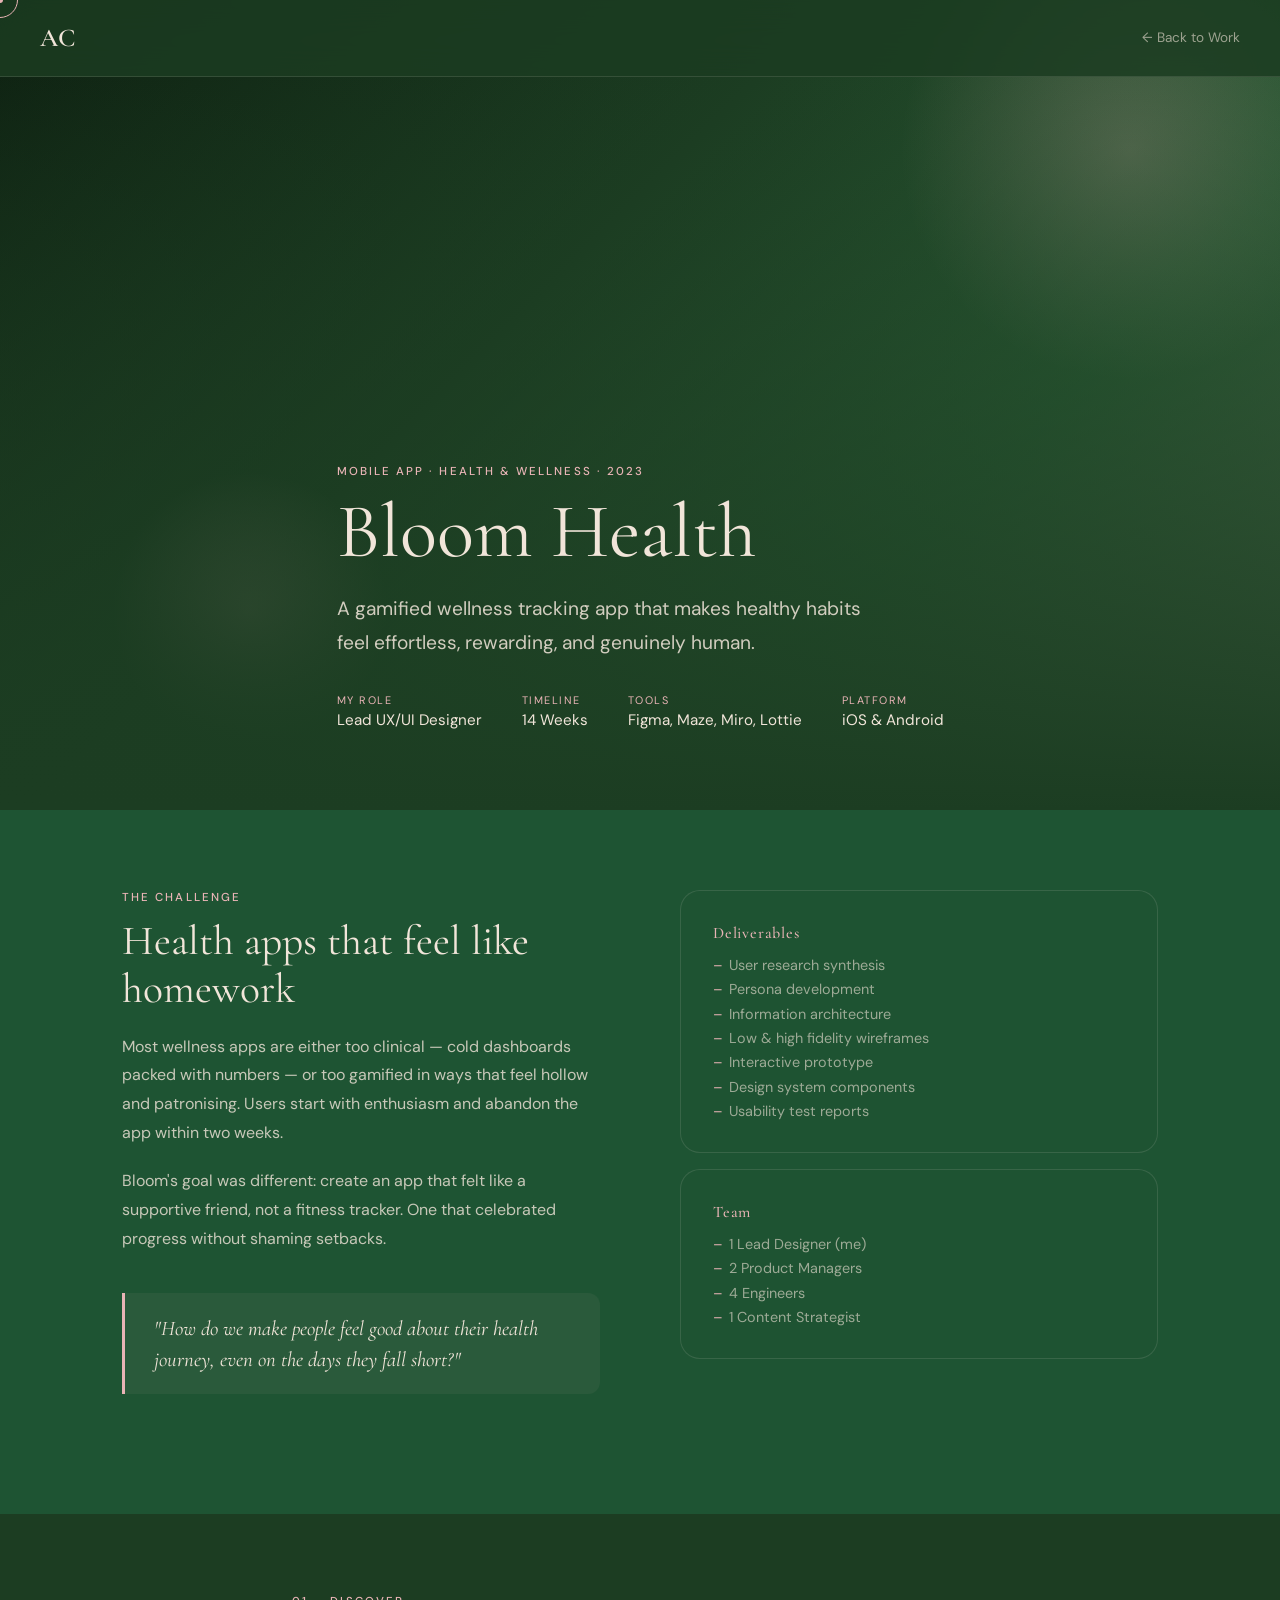
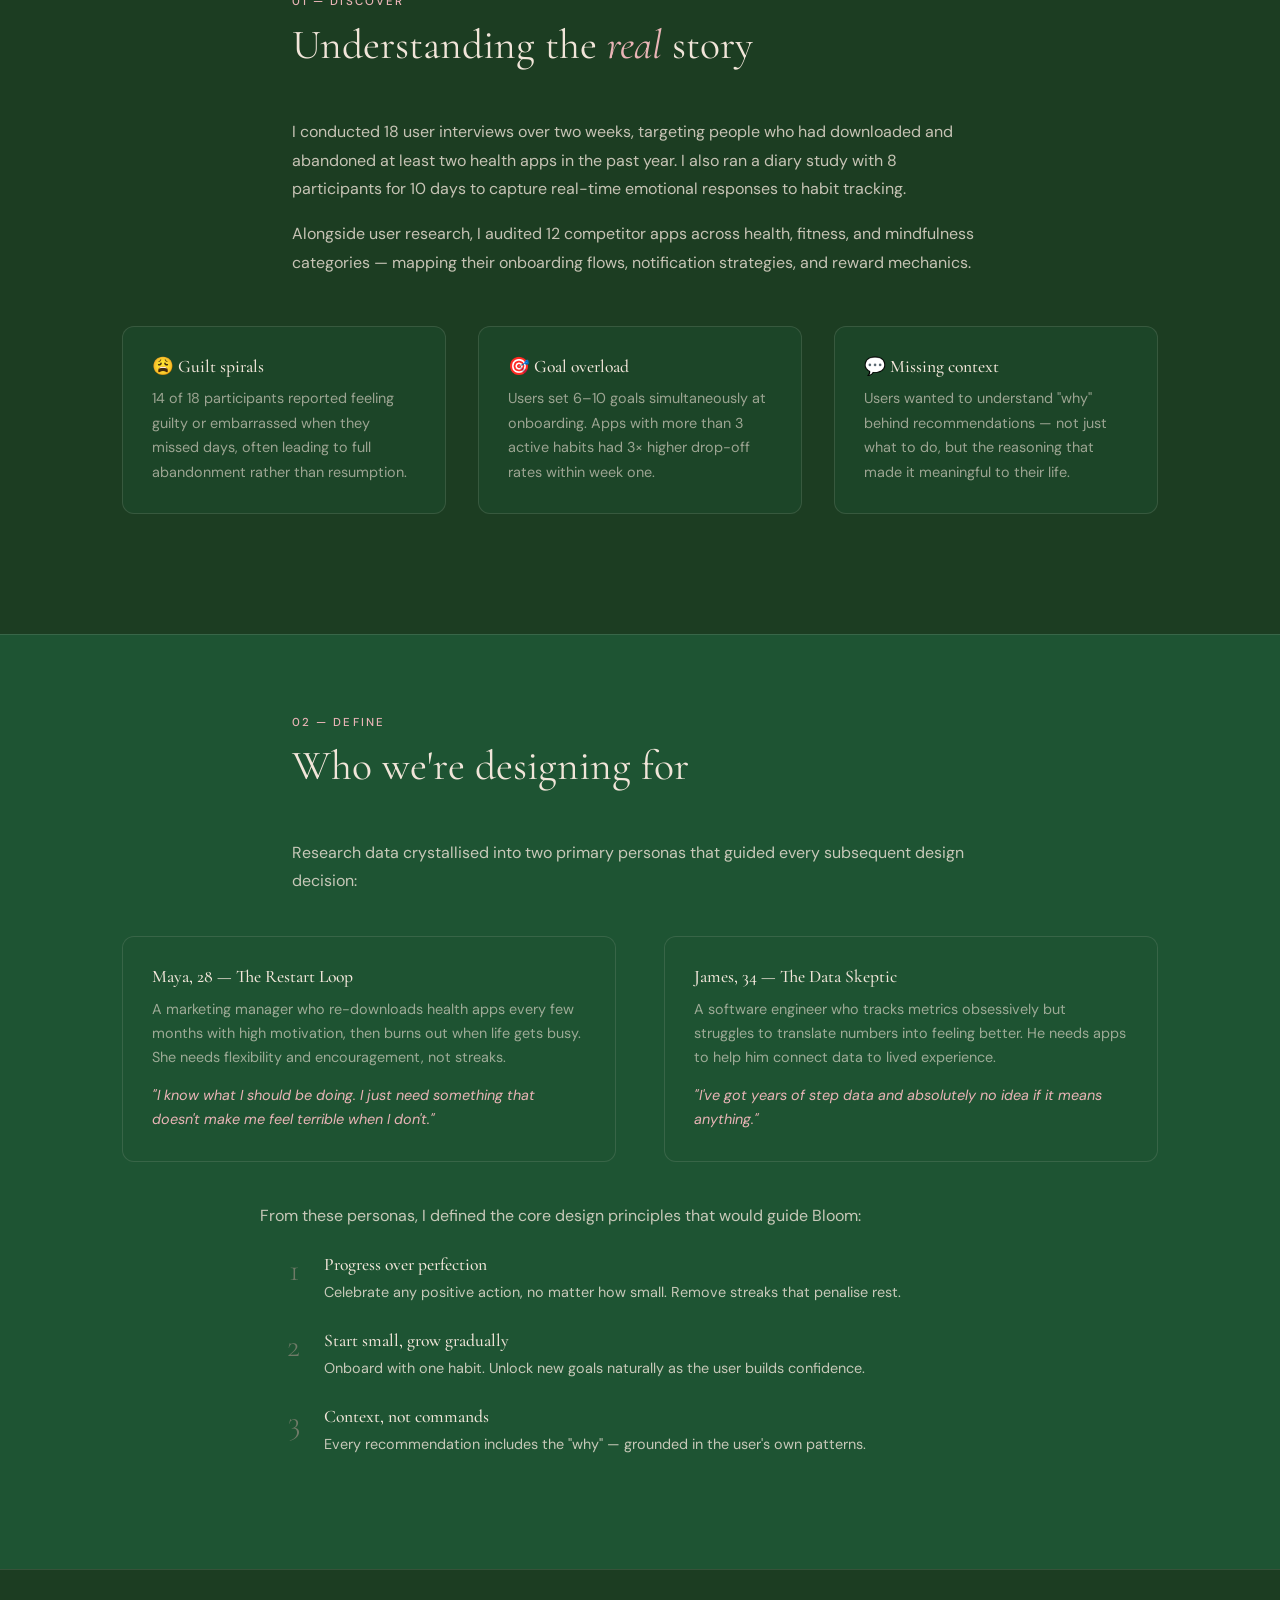
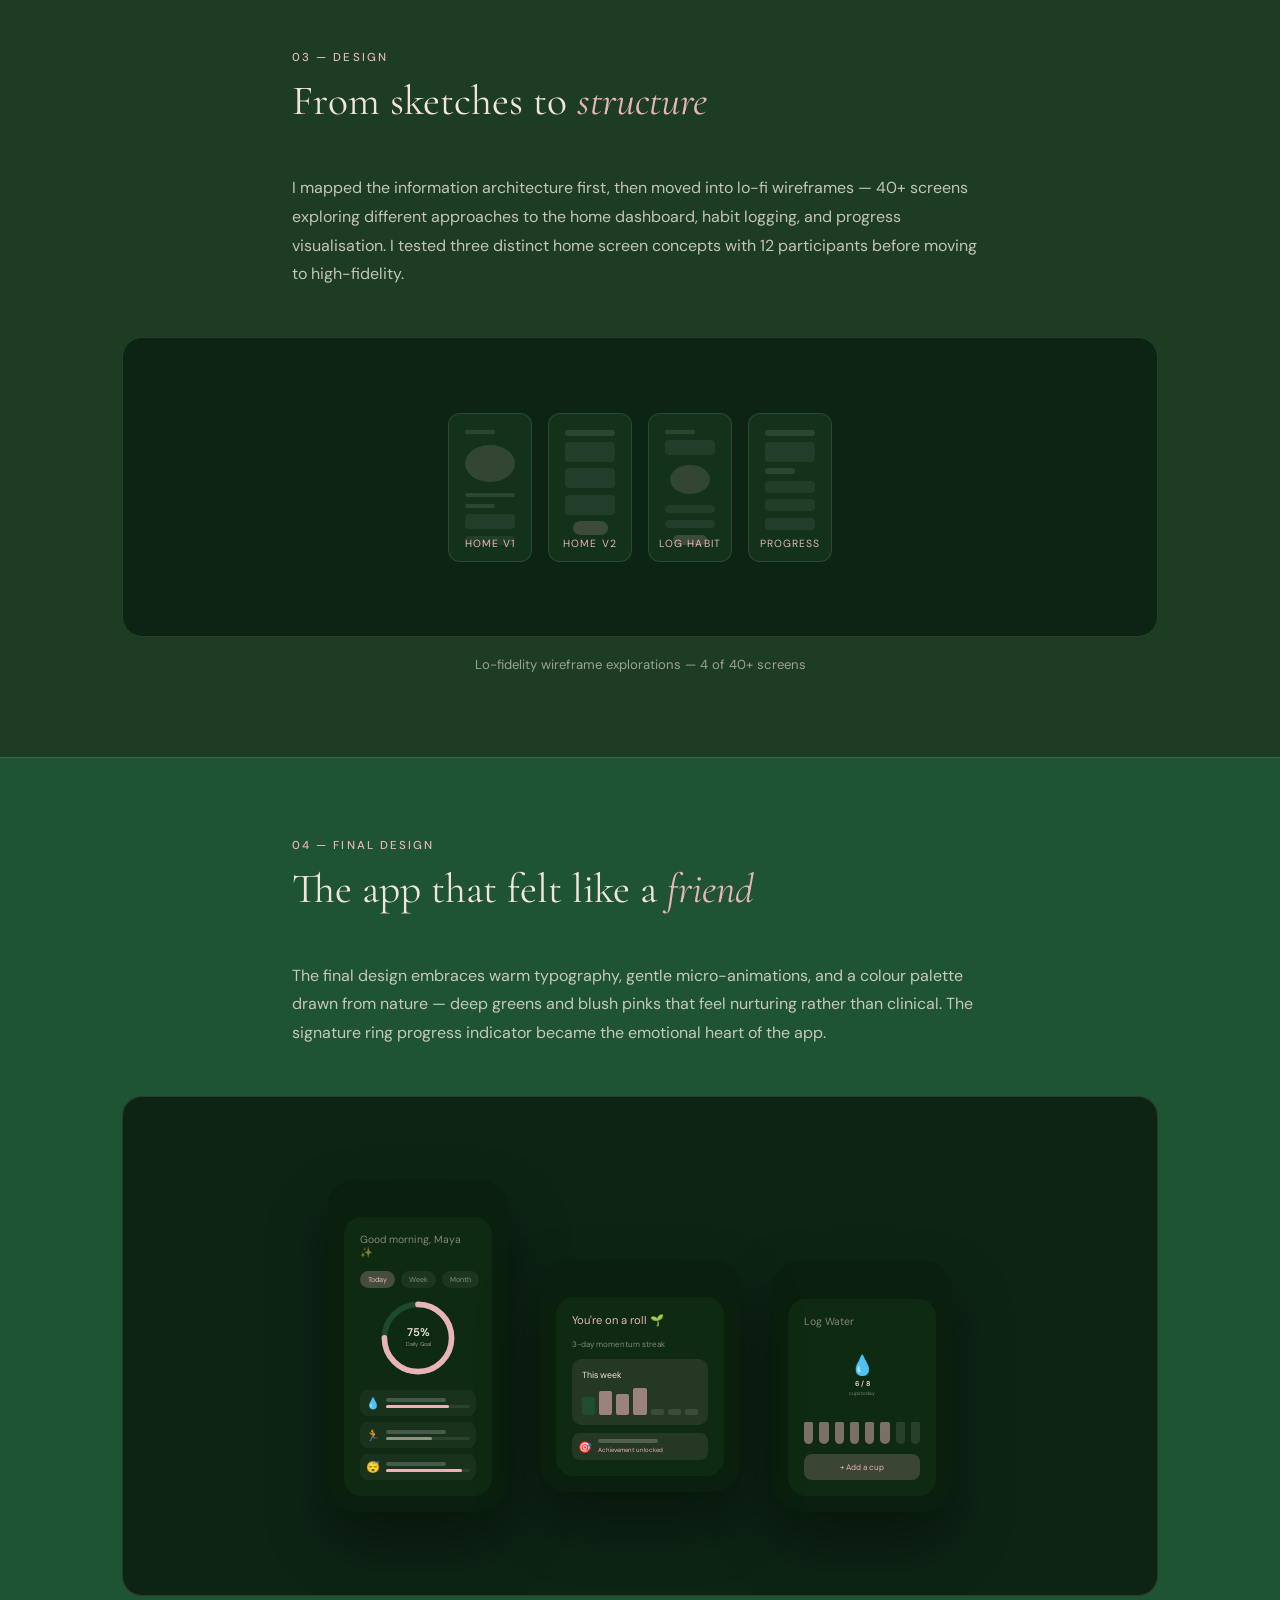
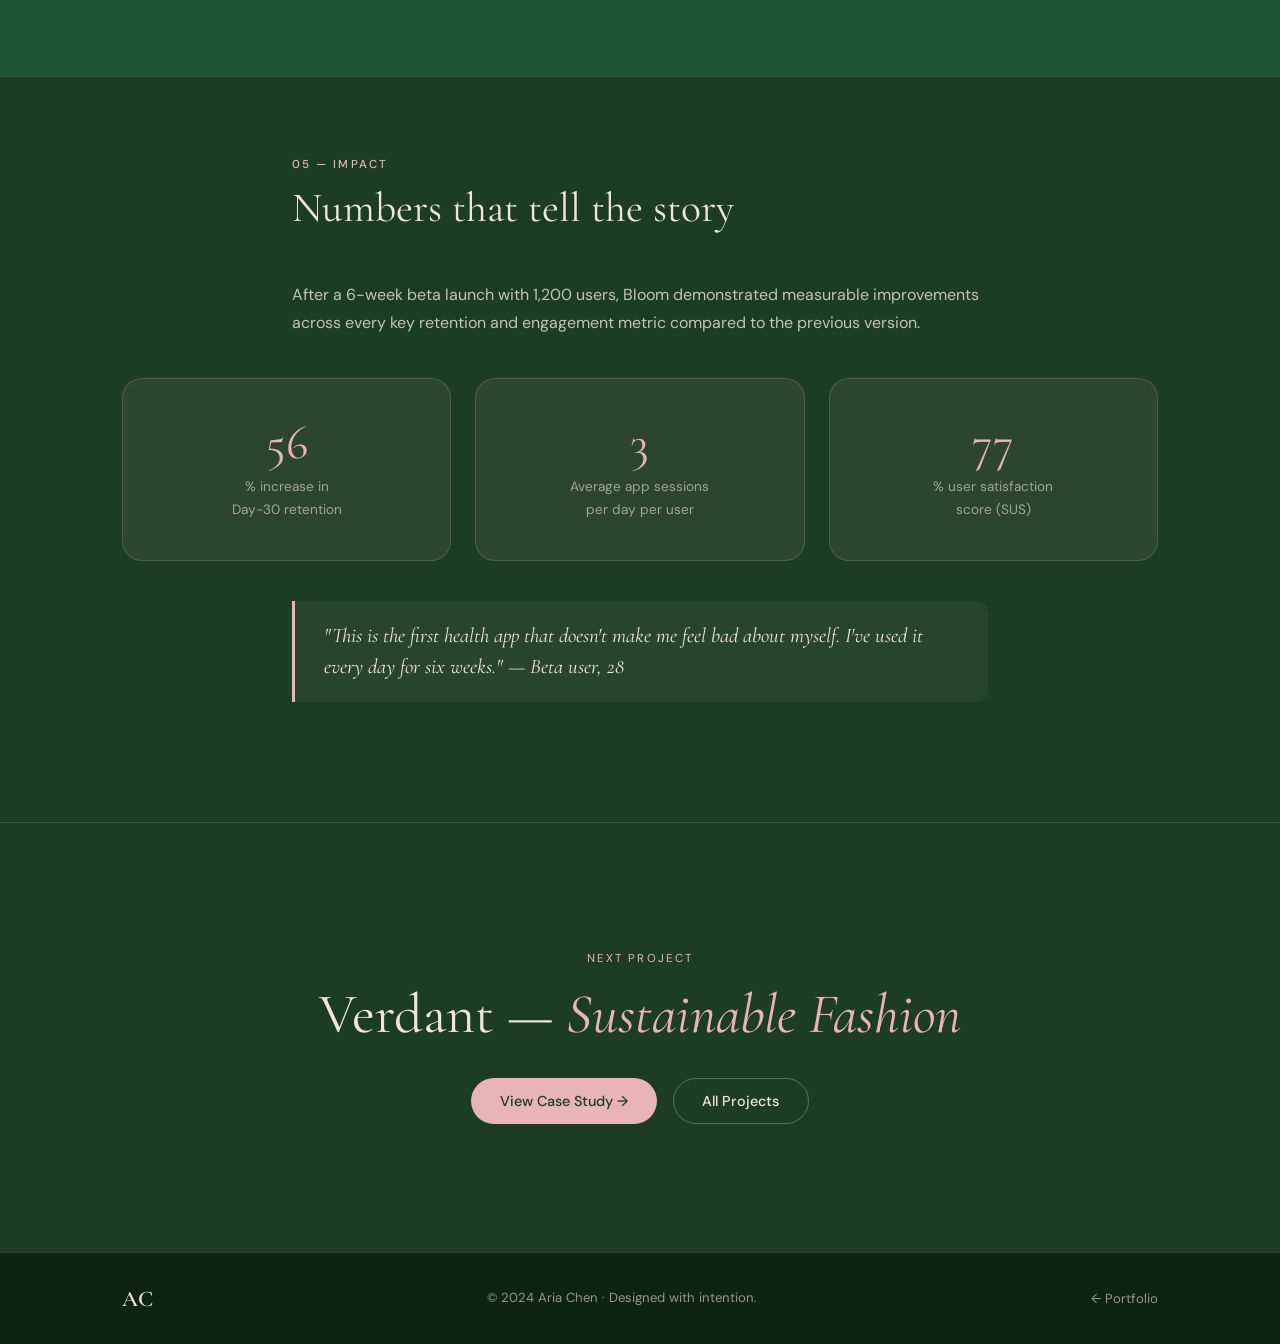
<file: projects/project-1.html>
<!DOCTYPE html>
<html lang="en">
<head>
  <meta charset="UTF-8">
  <meta name="viewport" content="width=device-width, initial-scale=1.0">
  <title>Bloom Health — Aria Chen</title>
  <link rel="preconnect" href="https://fonts.googleapis.com">
  <link rel="preconnect" href="https://fonts.gstatic.com" crossorigin>
  <link href="https://fonts.googleapis.com/css2?family=Cormorant+Garamond:ital,wght@0,300;0,400;0,600;1,300;1,400;1,600&family=DM+Sans:ital,opsz,wght@0,9..40,300;0,9..40,400;0,9..40,500;1,9..40,300&display=swap" rel="stylesheet">
  <style>
/* ============================================
   PROJECT DETAIL PAGES — SHARED STYLES
============================================ */
:root {
  --dark: #1C3D22;
  --mid:  #1E5433;
  --pink: #E9B4B6;
  --cream: #F1E5D9;
  --text-muted: rgba(241,229,217,0.6);
  --border: rgba(241,229,217,0.12);
  --radius: 20px;
  --radius-sm: 12px;
  --transition: 0.4s cubic-bezier(0.25, 0.46, 0.45, 0.94);
}
*, *::before, *::after { box-sizing: border-box; margin: 0; padding: 0; }
html { scroll-behavior: smooth; overflow-x: hidden; }
body {
  font-family: 'DM Sans', sans-serif;
  background: var(--dark);
  color: var(--cream);
  overflow-x: hidden;
  cursor: none;
  opacity: 0;
  transition: opacity 0.5s ease;
}
a { text-decoration: none; color: inherit; }
img { display: block; max-width: 100%; }
::selection { background: var(--pink); color: var(--dark); }
.cursor {
  position: fixed;
  width: 36px; height: 36px;
  border: 1.5px solid var(--pink);
  border-radius: 50%;
  pointer-events: none;
  z-index: 9999;
  transform: translate(-50%, -50%);
  transition: width 0.3s, height 0.3s, background 0.3s;
}
.cursor-dot {
  position: fixed;
  width: 6px; height: 6px;
  background: var(--pink);
  border-radius: 50%;
  pointer-events: none;
  z-index: 9999;
  transform: translate(-50%, -50%);
}
@media (hover: none) { .cursor, .cursor-dot { display: none; } body { cursor: auto; } }
.scroll-progress {
  position: fixed;
  top: 0; left: 0;
  width: 0%;
  height: 2px;
  background: linear-gradient(90deg, var(--pink), var(--cream));
  z-index: 10000;
}
.nav {
  position: fixed;
  top: 0; left: 0; right: 0;
  z-index: 1000;
  display: flex;
  align-items: center;
  justify-content: space-between;
  padding: 1.4rem 2.5rem;
  background: rgba(28,61,34,0.85);
  backdrop-filter: blur(16px);
  border-bottom: 1px solid var(--border);
}
.nav-logo {
  font-family: 'Cormorant Garamond', serif;
  font-size: 1.6rem;
  font-weight: 600;
  color: var(--cream);
  cursor: none;
  transition: color 0.3s;
}
.nav-logo:hover { color: var(--pink); }
.nav-back {
  display: flex;
  align-items: center;
  gap: 0.5rem;
  font-size: 0.85rem;
  color: var(--text-muted);
  transition: color 0.3s, gap 0.3s;
  cursor: none;
}
.nav-back:hover { color: var(--pink); gap: 0.8rem; }
.container { max-width: 1100px; margin: 0 auto; padding: 0 2rem; }
.container--narrow { max-width: 760px; margin: 0 auto; padding: 0 2rem; }
.label {
  font-size: 0.72rem;
  font-weight: 500;
  letter-spacing: 0.18em;
  text-transform: uppercase;
  color: var(--pink);
  margin-bottom: 0.8rem;
}
h1, h2, h3 { font-family: 'Cormorant Garamond', serif; font-weight: 400; }
h1 { font-size: clamp(2.8rem, 6vw, 5rem); line-height: 1.05; }
h2 { font-size: clamp(1.8rem, 3.5vw, 2.6rem); line-height: 1.15; }
h3 { font-size: clamp(1.2rem, 2.5vw, 1.6rem); line-height: 1.2; }
em { font-style: italic; color: var(--pink); }
p { font-size: 1rem; line-height: 1.8; color: rgba(241,229,217,0.8); }
.btn {
  display: inline-flex;
  align-items: center;
  gap: 0.5rem;
  padding: 0.8rem 1.8rem;
  border-radius: 100px;
  font-family: 'DM Sans', sans-serif;
  font-size: 0.9rem;
  font-weight: 500;
  transition: var(--transition);
  cursor: none;
  border: none;
}
.btn-primary { background: var(--pink); color: var(--dark); }
.btn-primary:hover { background: #f0c2c4; transform: translateY(-2px); box-shadow: 0 12px 30px rgba(233,180,182,0.3); }
.btn-ghost { background: transparent; color: var(--cream); border: 1.5px solid rgba(241,229,217,0.3); }
.btn-ghost:hover { border-color: var(--cream); transform: translateY(-2px); }
.proj-hero {
  min-height: 90vh;
  display: flex;
  flex-direction: column;
  justify-content: flex-end;
  padding: 9rem 0 5rem;
  position: relative;
  overflow: hidden;
}
.proj-hero-bg { position: absolute; inset: 0; z-index: 0; }
.proj-hero-bg-overlay {
  position: absolute; inset: 0;
  background: linear-gradient(180deg, transparent 0%, rgba(28,61,34,0.6) 60%, var(--dark) 100%);
  z-index: 1;
}
.proj-hero-content { position: relative; z-index: 2; }
.proj-meta { display: flex; flex-wrap: wrap; gap: 2.5rem; margin-top: 2rem; }
.proj-meta-item { display: flex; flex-direction: column; gap: 0.2rem; }
.proj-meta-label { font-size: 0.68rem; letter-spacing: 0.14em; text-transform: uppercase; color: var(--pink); }
.proj-meta-value { font-size: 0.95rem; color: var(--cream); }
.proj-overview {
  padding: 6rem 0;
  display: grid;
  grid-template-columns: 1fr 1fr;
  gap: 5rem;
  align-items: start;
}
.proj-overview-text p { margin-bottom: 1.2rem; }
.aside-card {
  background: rgba(30,84,51,0.4);
  border: 1px solid var(--border);
  border-radius: var(--radius);
  padding: 2rem;
}
.aside-card + .aside-card { margin-top: 1rem; }
.aside-title {
  font-family: 'Cormorant Garamond', serif;
  font-size: 1rem;
  color: var(--pink);
  margin-bottom: 0.8rem;
  font-weight: 500;
  letter-spacing: 0.05em;
}
.aside-list { list-style: none; display: flex; flex-direction: column; gap: 0.4rem; }
.aside-list li { font-size: 0.9rem; color: var(--text-muted); padding-left: 1rem; position: relative; }
.aside-list li::before { content: '–'; position: absolute; left: 0; color: var(--pink); }
.divider { height: 1px; background: var(--border); margin: 0; }
.proj-section { padding: 5rem 0; }
.proj-section + .proj-section { border-top: 1px solid var(--border); }
.proj-section-header { margin-bottom: 3rem; }
.proj-section-header h2 { margin-top: 0.5rem; }
.visual-block {
  border-radius: var(--radius);
  overflow: hidden;
  background: var(--mid);
  border: 1px solid var(--border);
  display: flex;
  align-items: center;
  justify-content: center;
  padding: 3rem;
  min-height: 300px;
  position: relative;
}
.visual-block--tall { min-height: 500px; }
.visual-block--dark { background: #0d2414; }
.visual-block + .visual-block { margin-top: 1.5rem; }
.content-2col { display: grid; grid-template-columns: 1fr 1fr; gap: 3rem; margin: 2.5rem 0; }
.content-3col { display: grid; grid-template-columns: repeat(3, 1fr); gap: 2rem; margin: 2.5rem 0; }
.insight-card {
  background: rgba(30,84,51,0.4);
  border: 1px solid var(--border);
  border-radius: var(--radius-sm);
  padding: 1.8rem;
}
.insight-card h4 { font-family: 'Cormorant Garamond', serif; font-size: 1.1rem; color: var(--cream); margin-bottom: 0.6rem; font-weight: 500; }
.insight-card p { font-size: 0.9rem; color: var(--text-muted); line-height: 1.7; margin: 0; }
.callout {
  border-left: 3px solid var(--pink);
  padding: 1.2rem 1.8rem;
  margin: 2.5rem 0;
  background: rgba(233,180,182,0.06);
  border-radius: 0 var(--radius-sm) var(--radius-sm) 0;
}
.callout p { font-family: 'Cormorant Garamond', serif; font-size: 1.3rem; font-style: italic; color: var(--cream); margin: 0; line-height: 1.5; }
.step-list { display: flex; flex-direction: column; gap: 1.5rem; margin: 2rem 0; }
.step-item { display: flex; gap: 1.5rem; align-items: flex-start; }
.step-num { font-family: 'Cormorant Garamond', serif; font-size: 2rem; font-weight: 300; color: var(--pink); opacity: 0.4; line-height: 1; flex-shrink: 0; width: 2.5rem; text-align: right; }
.step-body h4 { font-family: 'Cormorant Garamond', serif; font-size: 1.1rem; color: var(--cream); font-weight: 500; margin-bottom: 0.3rem; }
.step-body p { font-size: 0.9rem; margin: 0; }
.results-grid { display: grid; grid-template-columns: repeat(3, 1fr); gap: 1.5rem; margin: 2rem 0; }
.result-card { text-align: center; padding: 2.5rem 1.5rem; background: rgba(233,180,182,0.08); border: 1px solid rgba(233,180,182,0.2); border-radius: var(--radius); }
.result-number { font-family: 'Cormorant Garamond', serif; font-size: 3rem; color: var(--pink); font-weight: 400; line-height: 1; display: block; margin-bottom: 0.5rem; }
.result-label { font-size: 0.85rem; color: var(--text-muted); line-height: 1.5; }
.next-project { padding: 8rem 0; text-align: center; border-top: 1px solid var(--border); position: relative; overflow: hidden; }
.next-label { font-size: 0.72rem; letter-spacing: 0.18em; text-transform: uppercase; color: var(--pink); margin-bottom: 1rem; }
.next-title { font-family: 'Cormorant Garamond', serif; font-size: clamp(2rem, 5vw, 3.5rem); color: var(--cream); margin-bottom: 2rem; }
.next-ctas { display: flex; gap: 1rem; justify-content: center; flex-wrap: wrap; }
.footer { background: #0d2414; padding: 2rem 0; border-top: 1px solid var(--border); }
.footer-inner { display: flex; align-items: center; justify-content: space-between; flex-wrap: wrap; gap: 1rem; }
.footer-logo { font-family: 'Cormorant Garamond', serif; font-size: 1.4rem; color: var(--cream); font-weight: 600; }
.footer-copy { font-size: 0.82rem; color: var(--text-muted); }
.footer-back { font-size: 0.82rem; color: var(--text-muted); transition: color 0.3s; cursor: none; }
.footer-back:hover { color: var(--pink); }
[data-animate] { opacity: 0; transform: translateY(30px); transition: opacity 0.7s cubic-bezier(0.25,0.46,0.45,0.94), transform 0.7s cubic-bezier(0.25,0.46,0.45,0.94); }
[data-animate].in-view { opacity: 1; transform: translateY(0); }
@media (max-width: 900px) {
  .proj-overview { grid-template-columns: 1fr; gap: 3rem; }
  .content-2col { grid-template-columns: 1fr; gap: 2rem; }
  .content-3col { grid-template-columns: 1fr 1fr; }
  .results-grid { grid-template-columns: 1fr 1fr; }
}
@media (max-width: 600px) {
  .nav { padding: 1rem 1.2rem; }
  .container, .container--narrow { padding: 0 1.2rem; }
  .proj-hero { min-height: 70vh; padding: 8rem 0 4rem; }
  .proj-section { padding: 3.5rem 0; }
  .content-3col { grid-template-columns: 1fr; }
  .results-grid { grid-template-columns: 1fr; }
  .visual-block { padding: 1.5rem; min-height: 200px; }
  .proj-meta { gap: 1.5rem; }
  .footer-inner { flex-direction: column; align-items: center; text-align: center; }
}
  </style>
  <style>
    .proj-hero-bg { background: linear-gradient(135deg, #0d1f10 0%, #1C3D22 40%, #2a5c35 70%, #E9B4B6 200%); }
    .hero-orb {
      position: absolute;
      border-radius: 50%;
      background: radial-gradient(circle, rgba(233,180,182,0.25), transparent 65%);
      animation: pulse 6s ease-in-out infinite;
    }
    .orb-1 { width: 500px; height: 500px; top: -100px; right: -100px; }
    .orb-2 { width: 300px; height: 300px; bottom: 50px; left: 100px; animation-delay: 2s; }
    @keyframes pulse { 0%,100%{opacity:0.6;transform:scale(1)} 50%{opacity:1;transform:scale(1.1)} }

    /* Mock screens */
    .bloom-screens {
      display: flex;
      gap: 2rem;
      justify-content: center;
      align-items: flex-end;
      flex-wrap: wrap;
    }
    .bscreen {
      background: #0a1f0d;
      border-radius: 28px;
      padding: 16px;
      box-shadow: 0 30px 60px rgba(0,0,0,0.4);
      width: 180px;
    }
    .bscreen--tall { transform: translateY(-20px); width: 200px; }
    .bscreen-inner { background: #0f2a12; border-radius: 18px; padding: 16px; overflow: hidden; }
    .bscreen-notch {
      width: 50px; height: 10px;
      background: #0a1f0d;
      border-radius: 0 0 10px 10px;
      margin: 0 auto 12px;
    }
    .bs-header { font-size: 0.65rem; color: rgba(241,229,217,0.5); margin-bottom: 12px; }
    .bs-big-ring {
      display: flex; justify-content: center; margin-bottom: 12px;
    }
    .bs-tabs { display: flex; gap: 6px; margin-bottom: 10px; }
    .bs-tab {
      padding: 4px 8px; border-radius: 20px; font-size: 0.45rem;
      background: rgba(255,255,255,0.05); color: rgba(241,229,217,0.5);
    }
    .bs-tab--active { background: rgba(233,180,182,0.25); color: var(--pink); }
    .bs-list { display: flex; flex-direction: column; gap: 6px; }
    .bs-item {
      display: flex; align-items: center; gap: 6px;
      padding: 6px; background: rgba(255,255,255,0.04); border-radius: 8px;
    }
    .bs-icon { font-size: 0.7rem; }
    .bs-text { flex: 1; }
    .bs-name { height: 4px; background: rgba(255,255,255,0.2); border-radius: 2px; margin-bottom: 3px; width: 60px; }
    .bs-prog-wrap { height: 3px; background: rgba(255,255,255,0.08); border-radius: 2px; }
    .bs-prog { height: 3px; background: var(--pink); border-radius: 2px; }

    .wf-grid {
      display: grid;
      grid-template-columns: repeat(4, 1fr);
      gap: 1rem;
    }
    .wf-frame {
      background: rgba(30,84,51,0.3);
      border: 1px solid var(--border);
      border-radius: var(--radius-sm);
      aspect-ratio: 9/16;
      display: flex;
      flex-direction: column;
      padding: 1rem;
      gap: 0.4rem;
      position: relative;
      overflow: hidden;
    }
    .wf-label {
      font-size: 0.65rem;
      color: var(--pink);
      text-transform: uppercase;
      letter-spacing: 0.1em;
      position: absolute;
      bottom: 0.7rem;
      left: 0;
      right: 0;
      text-align: center;
    }
    .wf-line { height: 6px; background: rgba(255,255,255,0.1); border-radius: 3px; }
    .wf-line--short { width: 60%; }
    .wf-circle { width: 50px; height: 50px; border-radius: 50%; background: rgba(233,180,182,0.15); margin: 4px auto; }
    .wf-rect { height: 20px; background: rgba(255,255,255,0.06); border-radius: 4px; }
    .wf-rect-sm { height: 12px; background: rgba(255,255,255,0.06); border-radius: 4px; }
    .wf-btn { height: 14px; background: rgba(233,180,182,0.2); border-radius: 20px; width: 70%; margin: 0 auto; }
  </style>
</head>
<body>
  <div class="cursor" id="cursor"></div>
  <div class="cursor-dot" id="cursorDot"></div>
  <div class="scroll-progress" id="scrollProgress"></div>

  <nav class="nav">
    <a href="../index.html" class="nav-logo">AC</a>
    <a href="../index.html#projects" class="nav-back">← Back to Work</a>
  </nav>

  <!-- HERO -->
  <section class="proj-hero">
    <div class="proj-hero-bg">
      <div class="proj-hero-bg-overlay"></div>
      <div class="hero-orb orb-1"></div>
      <div class="hero-orb orb-2"></div>
    </div>
    <div class="container proj-hero-content">
      <div class="label" data-animate>Mobile App · Health & Wellness · 2023</div>
      <h1 data-animate>Bloom Health</h1>
      <p style="max-width:560px; font-size:1.2rem; margin-top:1.2rem; color:rgba(241,229,217,0.85);" data-animate>
        A gamified wellness tracking app that makes healthy habits feel effortless, rewarding, and genuinely human.
      </p>
      <div class="proj-meta" data-animate>
        <div class="proj-meta-item">
          <span class="proj-meta-label">My Role</span>
          <span class="proj-meta-value">Lead UX/UI Designer</span>
        </div>
        <div class="proj-meta-item">
          <span class="proj-meta-label">Timeline</span>
          <span class="proj-meta-value">14 Weeks</span>
        </div>
        <div class="proj-meta-item">
          <span class="proj-meta-label">Tools</span>
          <span class="proj-meta-value">Figma, Maze, Miro, Lottie</span>
        </div>
        <div class="proj-meta-item">
          <span class="proj-meta-label">Platform</span>
          <span class="proj-meta-value">iOS & Android</span>
        </div>
      </div>
    </div>
  </section>

  <!-- OVERVIEW -->
  <section style="padding:5rem 0; background: var(--mid);">
    <div class="container">
      <div class="proj-overview" style="padding:0;">
        <div class="proj-overview-text" data-animate>
          <div class="label">The Challenge</div>
          <h2>Health apps that feel like homework</h2>
          <p style="margin-top:1.2rem;">
            Most wellness apps are either too clinical — cold dashboards packed with numbers — or too gamified in ways that feel hollow and patronising. Users start with enthusiasm and abandon the app within two weeks.
          </p>
          <p>
            Bloom's goal was different: create an app that felt like a supportive friend, not a fitness tracker. One that celebrated progress without shaming setbacks.
          </p>
          <div class="callout">
            <p>"How do we make people feel good about their health journey, even on the days they fall short?"</p>
          </div>
        </div>
        <div class="proj-overview-aside" data-animate>
          <div class="aside-card">
            <div class="aside-title">Deliverables</div>
            <ul class="aside-list">
              <li>User research synthesis</li>
              <li>Persona development</li>
              <li>Information architecture</li>
              <li>Low & high fidelity wireframes</li>
              <li>Interactive prototype</li>
              <li>Design system components</li>
              <li>Usability test reports</li>
            </ul>
          </div>
          <div class="aside-card">
            <div class="aside-title">Team</div>
            <ul class="aside-list">
              <li>1 Lead Designer (me)</li>
              <li>2 Product Managers</li>
              <li>4 Engineers</li>
              <li>1 Content Strategist</li>
            </ul>
          </div>
        </div>
      </div>
    </div>
  </section>

  <!-- RESEARCH -->
  <section class="proj-section">
    <div class="container--narrow">
      <div class="proj-section-header" data-animate>
        <div class="label">01 — Discover</div>
        <h2>Understanding the <em>real</em> story</h2>
      </div>
      <p data-animate>I conducted 18 user interviews over two weeks, targeting people who had downloaded and abandoned at least two health apps in the past year. I also ran a diary study with 8 participants for 10 days to capture real-time emotional responses to habit tracking.</p>
      <p data-animate style="margin-top:1rem;">Alongside user research, I audited 12 competitor apps across health, fitness, and mindfulness categories — mapping their onboarding flows, notification strategies, and reward mechanics.</p>
    </div>
    <div class="container" style="margin-top:3rem;">
      <div class="content-3col">
        <div class="insight-card" data-animate>
          <h4>😩 Guilt spirals</h4>
          <p>14 of 18 participants reported feeling guilty or embarrassed when they missed days, often leading to full abandonment rather than resumption.</p>
        </div>
        <div class="insight-card" data-animate>
          <h4>🎯 Goal overload</h4>
          <p>Users set 6–10 goals simultaneously at onboarding. Apps with more than 3 active habits had 3× higher drop-off rates within week one.</p>
        </div>
        <div class="insight-card" data-animate>
          <h4>💬 Missing context</h4>
          <p>Users wanted to understand "why" behind recommendations — not just what to do, but the reasoning that made it meaningful to their life.</p>
        </div>
      </div>
    </div>
  </section>

  <!-- DEFINE -->
  <section class="proj-section" style="background:var(--mid);">
    <div class="container--narrow">
      <div class="proj-section-header" data-animate>
        <div class="label">02 — Define</div>
        <h2>Who we're designing for</h2>
      </div>
      <p data-animate>Research data crystallised into two primary personas that guided every subsequent design decision:</p>
    </div>
    <div class="container" style="margin-top:2.5rem;">
      <div class="content-2col">
        <div class="insight-card" data-animate>
          <h4>Maya, 28 — The Restart Loop</h4>
          <p>A marketing manager who re-downloads health apps every few months with high motivation, then burns out when life gets busy. She needs flexibility and encouragement, not streaks.</p>
          <p style="margin-top:0.8rem;"><em>"I know what I should be doing. I just need something that doesn't make me feel terrible when I don't."</em></p>
        </div>
        <div class="insight-card" data-animate>
          <h4>James, 34 — The Data Skeptic</h4>
          <p>A software engineer who tracks metrics obsessively but struggles to translate numbers into feeling better. He needs apps to help him connect data to lived experience.</p>
          <p style="margin-top:0.8rem;"><em>"I've got years of step data and absolutely no idea if it means anything."</em></p>
        </div>
      </div>
      <div class="container--narrow" style="padding:0;">
        <p data-animate style="margin-top:2rem;">From these personas, I defined the core design principles that would guide Bloom:</p>
        <div class="step-list" style="margin-top:1.5rem;">
          <div class="step-item" data-animate>
            <div class="step-num">1</div>
            <div class="step-body">
              <h4>Progress over perfection</h4>
              <p>Celebrate any positive action, no matter how small. Remove streaks that penalise rest.</p>
            </div>
          </div>
          <div class="step-item" data-animate>
            <div class="step-num">2</div>
            <div class="step-body">
              <h4>Start small, grow gradually</h4>
              <p>Onboard with one habit. Unlock new goals naturally as the user builds confidence.</p>
            </div>
          </div>
          <div class="step-item" data-animate>
            <div class="step-num">3</div>
            <div class="step-body">
              <h4>Context, not commands</h4>
              <p>Every recommendation includes the "why" — grounded in the user's own patterns.</p>
            </div>
          </div>
        </div>
      </div>
    </div>
  </section>

  <!-- WIREFRAMES -->
  <section class="proj-section">
    <div class="container--narrow">
      <div class="proj-section-header" data-animate>
        <div class="label">03 — Design</div>
        <h2>From sketches to <em>structure</em></h2>
      </div>
      <p data-animate>I mapped the information architecture first, then moved into lo-fi wireframes — 40+ screens exploring different approaches to the home dashboard, habit logging, and progress visualisation. I tested three distinct home screen concepts with 12 participants before moving to high-fidelity.</p>
    </div>
    <div class="container" style="margin-top:3rem;">
      <div class="visual-block visual-block--dark" data-animate>
        <div class="wf-grid">
          <div class="wf-frame">
            <div class="wf-line wf-line--short"></div>
            <div class="wf-circle"></div>
            <div class="wf-line"></div>
            <div class="wf-line wf-line--short"></div>
            <div class="wf-rect"></div>
            <div class="wf-rect-sm"></div>
            <div class="wf-label">Home v1</div>
          </div>
          <div class="wf-frame">
            <div class="wf-line"></div>
            <div class="wf-rect"></div>
            <div class="wf-rect"></div>
            <div class="wf-rect"></div>
            <div class="wf-btn"></div>
            <div class="wf-label">Home v2</div>
          </div>
          <div class="wf-frame">
            <div class="wf-line wf-line--short"></div>
            <div class="wf-rect"></div>
            <div class="wf-circle" style="width:40px;height:40px;"></div>
            <div class="wf-rect-sm"></div>
            <div class="wf-rect-sm"></div>
            <div class="wf-btn"></div>
            <div class="wf-label">Log Habit</div>
          </div>
          <div class="wf-frame">
            <div class="wf-line"></div>
            <div class="wf-rect"></div>
            <div class="wf-line wf-line--short"></div>
            <div class="wf-rect-sm"></div>
            <div class="wf-rect-sm"></div>
            <div class="wf-rect-sm"></div>
            <div class="wf-label">Progress</div>
          </div>
        </div>
      </div>
      <p style="text-align:center; font-size:0.82rem; color:var(--text-muted); margin-top:1rem;">Lo-fidelity wireframe explorations — 4 of 40+ screens</p>
    </div>
  </section>

  <!-- FINAL DESIGN -->
  <section class="proj-section" style="background:var(--mid);">
    <div class="container--narrow">
      <div class="proj-section-header" data-animate>
        <div class="label">04 — Final Design</div>
        <h2>The app that felt like a <em>friend</em></h2>
      </div>
      <p data-animate>The final design embraces warm typography, gentle micro-animations, and a colour palette drawn from nature — deep greens and blush pinks that feel nurturing rather than clinical. The signature ring progress indicator became the emotional heart of the app.</p>
    </div>
    <div class="container" style="margin-top:3rem;">
      <div class="visual-block visual-block--dark visual-block--tall" data-animate>
        <div class="bloom-screens">
          <div class="bscreen">
            <div class="bscreen-notch"></div>
            <div class="bscreen-inner">
              <div class="bs-header">Good morning, Maya ✨</div>
              <div class="bs-tabs">
                <div class="bs-tab bs-tab--active">Today</div>
                <div class="bs-tab">Week</div>
                <div class="bs-tab">Month</div>
              </div>
              <div class="bs-big-ring">
                <svg viewBox="0 0 100 100" width="80">
                  <circle cx="50" cy="50" r="42" fill="none" stroke="rgba(30,84,51,0.8)" stroke-width="7"/>
                  <circle cx="50" cy="50" r="42" fill="none" stroke="#E9B4B6" stroke-width="7"
                    stroke-dasharray="264" stroke-dashoffset="66" stroke-linecap="round"
                    transform="rotate(-90 50 50)"/>
                  <text x="50" y="47" text-anchor="middle" font-size="14" fill="#F1E5D9" font-weight="600">75%</text>
                  <text x="50" y="60" text-anchor="middle" font-size="7" fill="rgba(241,229,217,0.6)">Daily Goal</text>
                </svg>
              </div>
              <div class="bs-list">
                <div class="bs-item">
                  <div class="bs-icon">💧</div>
                  <div class="bs-text">
                    <div class="bs-name"></div>
                    <div class="bs-prog-wrap"><div class="bs-prog" style="width:75%"></div></div>
                  </div>
                </div>
                <div class="bs-item">
                  <div class="bs-icon">🏃</div>
                  <div class="bs-text">
                    <div class="bs-name"></div>
                    <div class="bs-prog-wrap"><div class="bs-prog" style="width:55%;background:rgba(241,229,217,0.5)"></div></div>
                  </div>
                </div>
                <div class="bs-item">
                  <div class="bs-icon">😴</div>
                  <div class="bs-text">
                    <div class="bs-name"></div>
                    <div class="bs-prog-wrap"><div class="bs-prog" style="width:90%"></div></div>
                  </div>
                </div>
              </div>
            </div>
          </div>
          <div class="bscreen bscreen--tall">
            <div class="bscreen-notch"></div>
            <div class="bscreen-inner">
              <div class="bs-header" style="font-size:0.7rem;color:var(--pink);">You're on a roll 🌱</div>
              <div style="font-size:0.5rem;color:rgba(241,229,217,0.5);margin-bottom:10px;">3-day momentum streak</div>
              <div style="background:rgba(233,180,182,0.1);border-radius:10px;padding:10px;margin-bottom:8px;">
                <div style="font-size:0.55rem;color:var(--cream);margin-bottom:4px;">This week</div>
                <div style="display:flex;gap:4px;align-items:flex-end;height:30px;">
                  <div style="flex:1;background:rgba(30,84,51,0.8);border-radius:2px;height:60%"></div>
                  <div style="flex:1;background:rgba(233,180,182,0.6);border-radius:2px;height:80%"></div>
                  <div style="flex:1;background:rgba(233,180,182,0.6);border-radius:2px;height:70%"></div>
                  <div style="flex:1;background:rgba(233,180,182,0.6);border-radius:2px;height:90%"></div>
                  <div style="flex:1;background:rgba(255,255,255,0.1);border-radius:2px;height:20%"></div>
                  <div style="flex:1;background:rgba(255,255,255,0.1);border-radius:2px;height:20%"></div>
                  <div style="flex:1;background:rgba(255,255,255,0.1);border-radius:2px;height:20%"></div>
                </div>
              </div>
              <div class="bs-list">
                <div class="bs-item" style="background:rgba(233,180,182,0.1);">
                  <div class="bs-icon">🎯</div>
                  <div class="bs-text">
                    <div class="bs-name"></div>
                    <div style="font-size:0.38rem;color:var(--pink);">Achievement unlocked</div>
                  </div>
                </div>
              </div>
            </div>
          </div>
          <div class="bscreen">
            <div class="bscreen-notch"></div>
            <div class="bscreen-inner">
              <div class="bs-header">Log Water</div>
              <div class="bs-big-ring">
                <svg viewBox="0 0 100 100" width="70">
                  <text x="50" y="45" text-anchor="middle" font-size="28" fill="#E9B4B6">💧</text>
                  <text x="50" y="65" text-anchor="middle" font-size="10" fill="#F1E5D9" font-weight="600">6 / 8</text>
                  <text x="50" y="78" text-anchor="middle" font-size="7" fill="rgba(241,229,217,0.5)">cups today</text>
                </svg>
              </div>
              <div style="display:flex;justify-content:center;gap:6px;margin-bottom:10px;">
                <div style="width:18px;height:22px;background:rgba(233,180,182,0.5);border-radius:2px 2px 6px 6px;"></div>
                <div style="width:18px;height:22px;background:rgba(233,180,182,0.5);border-radius:2px 2px 6px 6px;"></div>
                <div style="width:18px;height:22px;background:rgba(233,180,182,0.5);border-radius:2px 2px 6px 6px;"></div>
                <div style="width:18px;height:22px;background:rgba(233,180,182,0.5);border-radius:2px 2px 6px 6px;"></div>
                <div style="width:18px;height:22px;background:rgba(233,180,182,0.5);border-radius:2px 2px 6px 6px;"></div>
                <div style="width:18px;height:22px;background:rgba(233,180,182,0.5);border-radius:2px 2px 6px 6px;"></div>
                <div style="width:18px;height:22px;background:rgba(255,255,255,0.1);border-radius:2px 2px 6px 6px;"></div>
                <div style="width:18px;height:22px;background:rgba(255,255,255,0.1);border-radius:2px 2px 6px 6px;"></div>
              </div>
              <div style="background:rgba(233,180,182,0.2);border-radius:8px;padding:8px;text-align:center;">
                <div style="font-size:0.5rem;color:var(--pink);">+ Add a cup</div>
              </div>
            </div>
          </div>
        </div>
      </div>
    </div>
  </section>

  <!-- RESULTS -->
  <section class="proj-section">
    <div class="container--narrow">
      <div class="proj-section-header" data-animate>
        <div class="label">05 — Impact</div>
        <h2>Numbers that tell the story</h2>
      </div>
      <p data-animate>After a 6-week beta launch with 1,200 users, Bloom demonstrated measurable improvements across every key retention and engagement metric compared to the previous version.</p>
    </div>
    <div class="container" style="margin-top:2.5rem;">
      <div class="results-grid">
        <div class="result-card" data-animate>
          <span class="result-number" data-count="67">0</span>
          <span class="result-label">% increase in<br>Day-30 retention</span>
        </div>
        <div class="result-card" data-animate>
          <span class="result-number" data-count="4">0</span>
          <span class="result-label">Average app sessions<br>per day per user</span>
        </div>
        <div class="result-card" data-animate>
          <span class="result-number" data-count="92">0</span>
          <span class="result-label">% user satisfaction<br>score (SUS)</span>
        </div>
      </div>
    </div>
    <div class="container--narrow" style="margin-top:2.5rem;">
      <div class="callout" data-animate>
        <p>"This is the first health app that doesn't make me feel bad about myself. I've used it every day for six weeks." — Beta user, 28</p>
      </div>
    </div>
  </section>

  <!-- NEXT PROJECT CTA -->
  <section class="next-project">
    <div class="container">
      <div class="next-label" data-animate>Next Project</div>
      <h2 class="next-title" data-animate>Verdant — <em>Sustainable Fashion</em></h2>
      <div class="next-ctas" data-animate>
        <a href="project-2.html" class="btn btn-primary">View Case Study →</a>
        <a href="../index.html#projects" class="btn btn-ghost">All Projects</a>
      </div>
    </div>
  </section>

  <footer class="footer">
    <div class="container">
      <div class="footer-inner">
        <span class="footer-logo">AC</span>
        <p class="footer-copy">© 2024 Aria Chen · Designed with intention.</p>
        <a href="../index.html" class="footer-back">← Portfolio</a>
      </div>
    </div>
  </footer>

  <script>
(function () {
  'use strict';
  const cursor = document.getElementById('cursor');
  const cursorDot = document.getElementById('cursorDot');
  let mouseX = 0, mouseY = 0, cX = 0, cY = 0;
  document.addEventListener('mousemove', e => {
    mouseX = e.clientX; mouseY = e.clientY;
    if (cursorDot) { cursorDot.style.left = mouseX + 'px'; cursorDot.style.top = mouseY + 'px'; }
  });
  function animCursor() {
    cX += (mouseX - cX) * 0.12; cY += (mouseY - cY) * 0.12;
    if (cursor) { cursor.style.left = cX + 'px'; cursor.style.top = cY + 'px'; }
    requestAnimationFrame(animCursor);
  }
  animCursor();
  const bar = document.getElementById('scrollProgress');
  function updateBar() {
    if (!bar) return;
    const pct = (window.scrollY / (document.documentElement.scrollHeight - window.innerHeight)) * 100;
    bar.style.width = pct + '%';
  }
  const els = document.querySelectorAll('[data-animate]');
  const obs = new IntersectionObserver(entries => {
    entries.forEach(e => {
      if (e.isIntersecting) { e.target.classList.add('in-view'); obs.unobserve(e.target); }
    });
  }, { threshold: 0.1, rootMargin: '0px 0px -40px 0px' });
  els.forEach(el => obs.observe(el));
  document.querySelectorAll('[data-count]').forEach(el => {
    const cobs = new IntersectionObserver(entries => {
      if (!entries[0].isIntersecting) return;
      const target = parseInt(el.dataset.count, 10);
      const dur = 1400;
      const start = performance.now();
      function tick(now) {
        const p = Math.min((now - start) / dur, 1);
        const ease = 1 - Math.pow(1 - p, 3);
        el.textContent = Math.round(ease * target);
        if (p < 1) requestAnimationFrame(tick);
        else el.textContent = target;
      }
      requestAnimationFrame(tick);
      cobs.unobserve(el);
    }, { threshold: 0.5 });
    cobs.observe(el);
  });
  window.addEventListener('scroll', updateBar, { passive: true });
  updateBar();
  document.body.style.opacity = '1';
  document.querySelectorAll('a[href^="#"]').forEach(a => {
    a.addEventListener('click', e => {
      const t = document.querySelector(a.getAttribute('href'));
      if (t) { e.preventDefault(); window.scrollTo({ top: t.offsetTop - 70, behavior: 'smooth' }); }
    });
  });
})();
  </script>
</body>
</html>
</file>
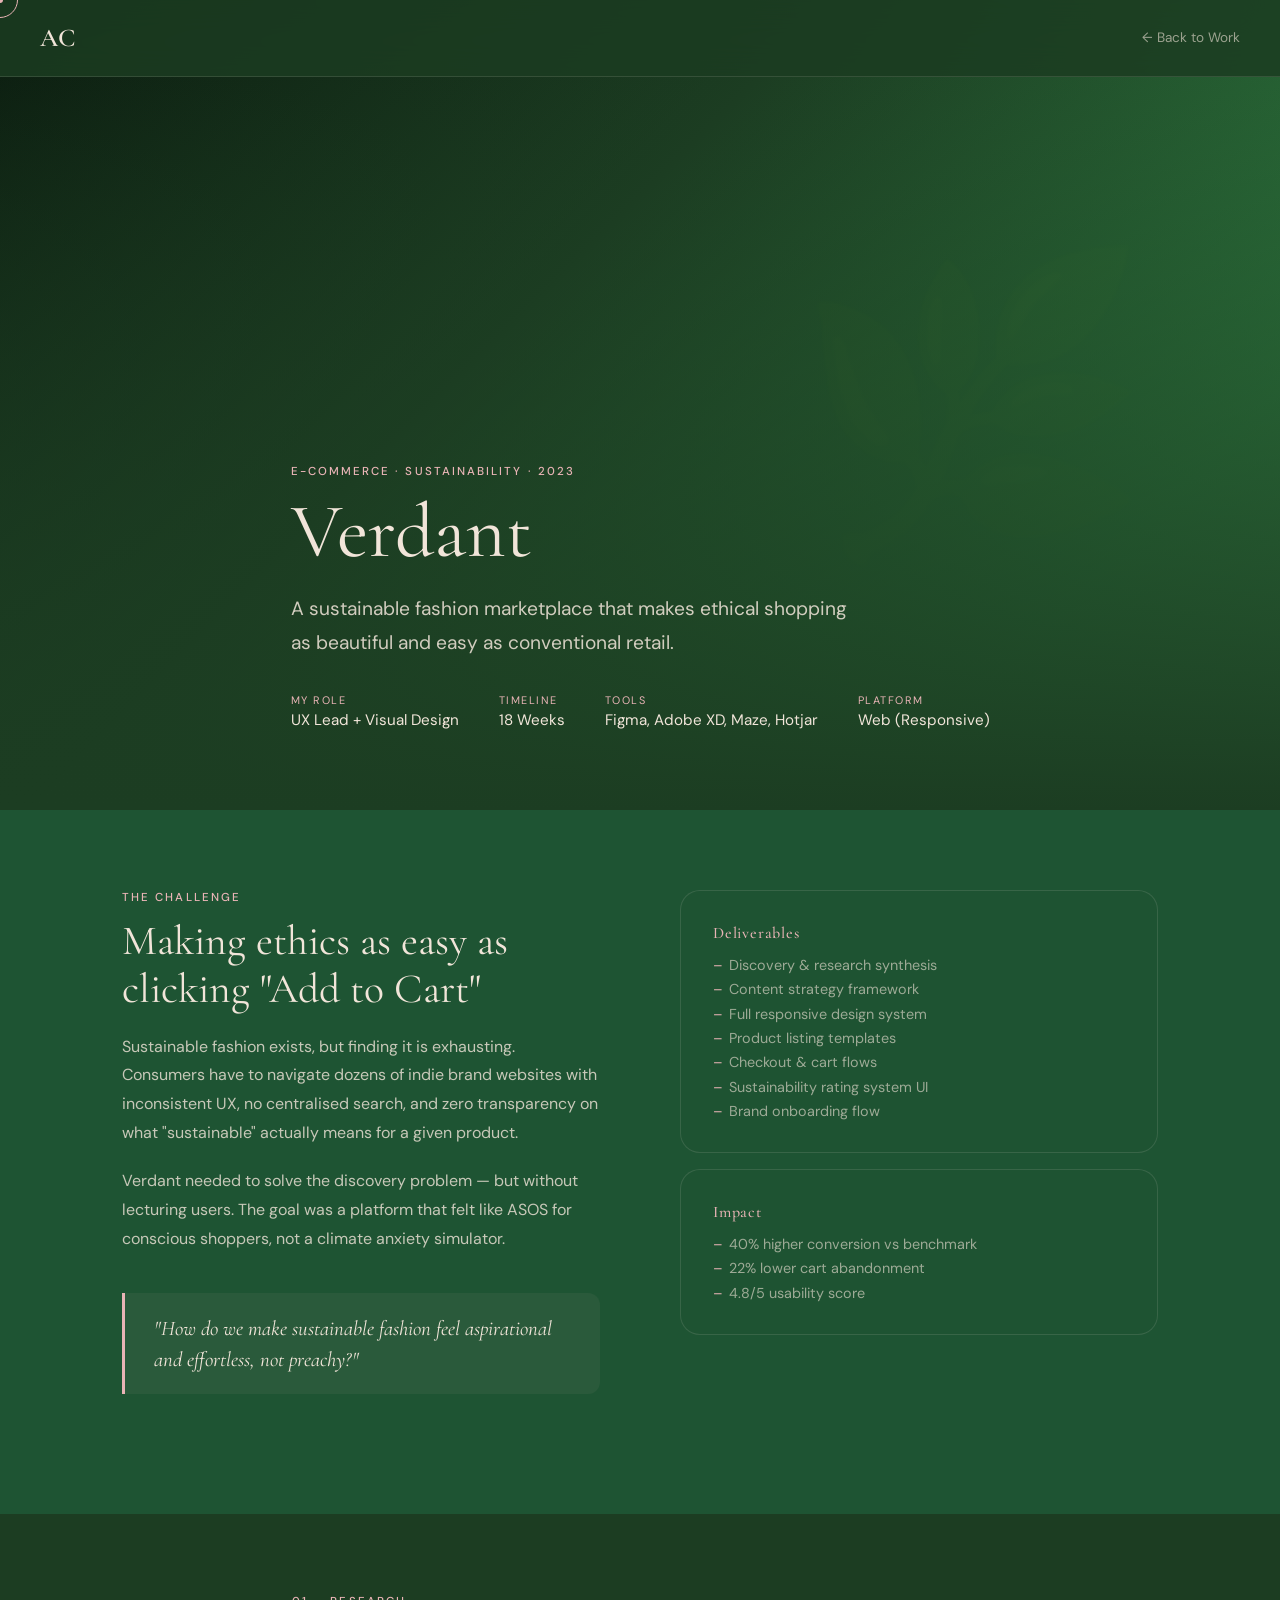
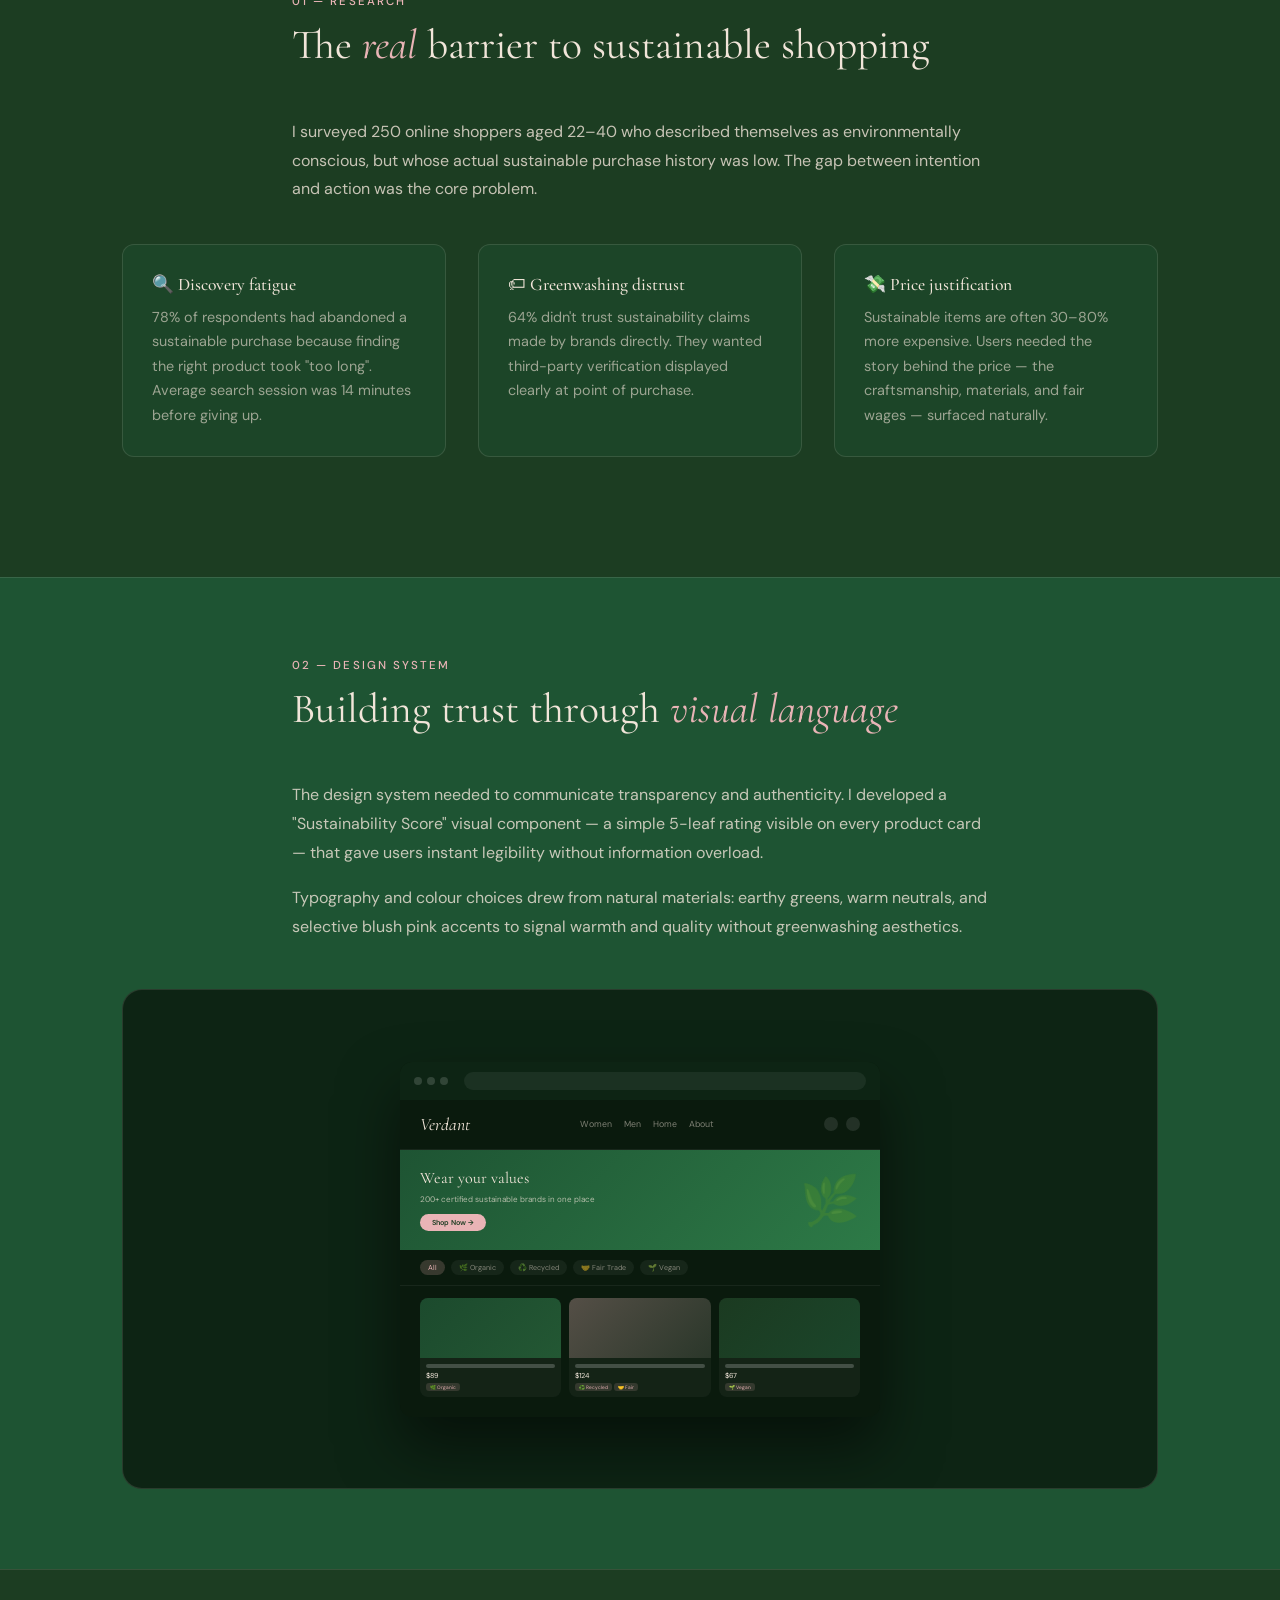
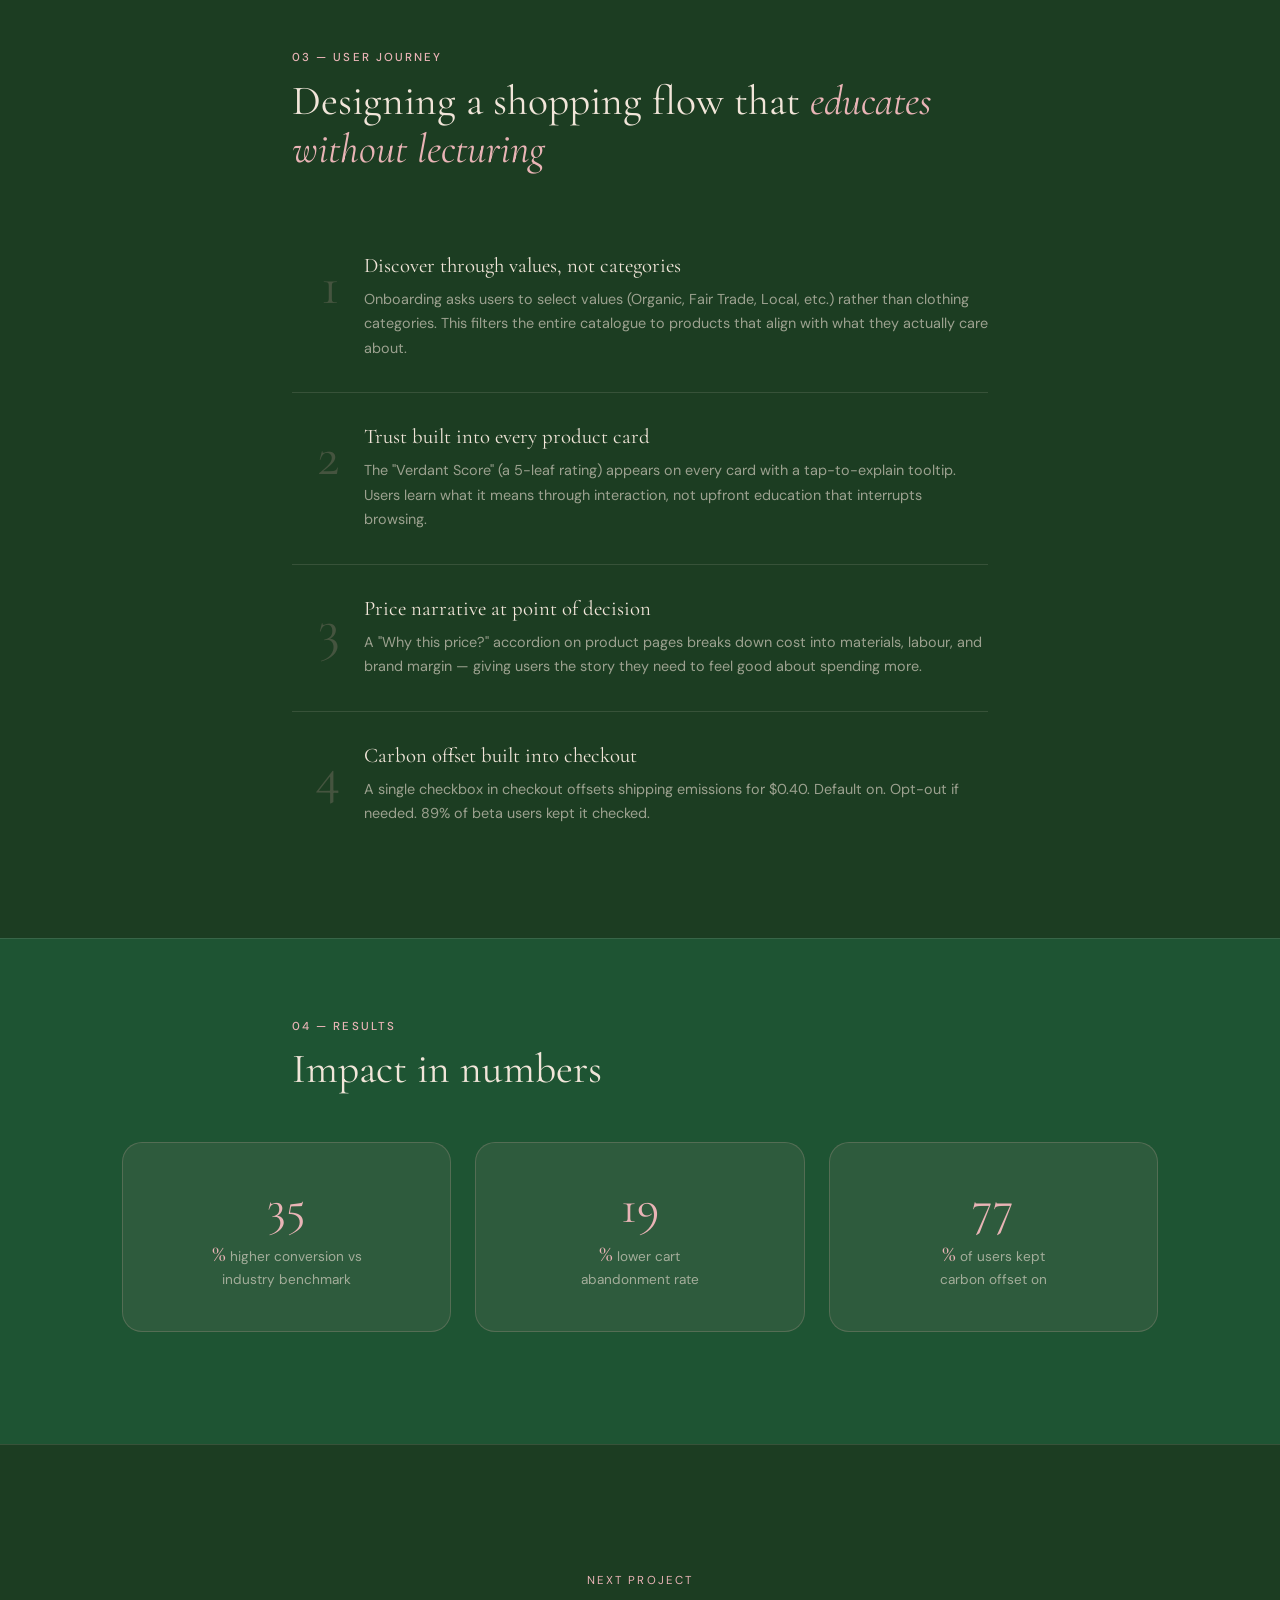
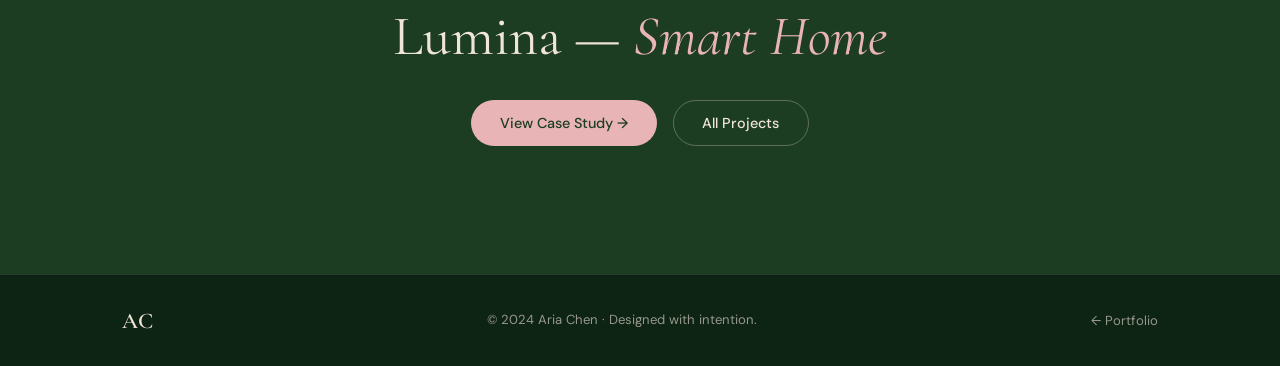
<file: projects/project-2.html>
<!DOCTYPE html>
<html lang="en">
<head>
  <meta charset="UTF-8">
  <meta name="viewport" content="width=device-width, initial-scale=1.0">
  <title>Verdant — Aria Chen</title>
  <link rel="preconnect" href="https://fonts.googleapis.com">
  <link rel="preconnect" href="https://fonts.gstatic.com" crossorigin>
  <link href="https://fonts.googleapis.com/css2?family=Cormorant+Garamond:ital,wght@0,300;0,400;0,600;1,300;1,400;1,600&family=DM+Sans:ital,opsz,wght@0,9..40,300;0,9..40,400;0,9..40,500;1,9..40,300&display=swap" rel="stylesheet">
  <style>
:root {
  --dark: #1C3D22; --mid: #1E5433; --pink: #E9B4B6; --cream: #F1E5D9;
  --text-muted: rgba(241,229,217,0.6); --border: rgba(241,229,217,0.12);
  --radius: 20px; --radius-sm: 12px; --transition: 0.4s cubic-bezier(0.25, 0.46, 0.45, 0.94);
}
*, *::before, *::after { box-sizing: border-box; margin: 0; padding: 0; }
html { scroll-behavior: smooth; overflow-x: hidden; }
body { font-family: 'DM Sans', sans-serif; background: var(--dark); color: var(--cream); overflow-x: hidden; cursor: none; opacity: 0; transition: opacity 0.5s ease; }
a { text-decoration: none; color: inherit; }
img { display: block; max-width: 100%; }
::selection { background: var(--pink); color: var(--dark); }
.cursor { position: fixed; width: 36px; height: 36px; border: 1.5px solid var(--pink); border-radius: 50%; pointer-events: none; z-index: 9999; transform: translate(-50%, -50%); transition: width 0.3s, height 0.3s, background 0.3s; }
.cursor-dot { position: fixed; width: 6px; height: 6px; background: var(--pink); border-radius: 50%; pointer-events: none; z-index: 9999; transform: translate(-50%, -50%); }
@media (hover: none) { .cursor, .cursor-dot { display: none; } body { cursor: auto; } }
.scroll-progress { position: fixed; top: 0; left: 0; width: 0%; height: 2px; background: linear-gradient(90deg, var(--pink), var(--cream)); z-index: 10000; }
.nav { position: fixed; top: 0; left: 0; right: 0; z-index: 1000; display: flex; align-items: center; justify-content: space-between; padding: 1.4rem 2.5rem; background: rgba(28,61,34,0.85); backdrop-filter: blur(16px); border-bottom: 1px solid var(--border); }
.nav-logo { font-family: 'Cormorant Garamond', serif; font-size: 1.6rem; font-weight: 600; color: var(--cream); cursor: none; transition: color 0.3s; }
.nav-logo:hover { color: var(--pink); }
.nav-back { display: flex; align-items: center; gap: 0.5rem; font-size: 0.85rem; color: var(--text-muted); transition: color 0.3s, gap 0.3s; cursor: none; }
.nav-back:hover { color: var(--pink); gap: 0.8rem; }
.container { max-width: 1100px; margin: 0 auto; padding: 0 2rem; }
.container--narrow { max-width: 760px; margin: 0 auto; padding: 0 2rem; }
.label { font-size: 0.72rem; font-weight: 500; letter-spacing: 0.18em; text-transform: uppercase; color: var(--pink); margin-bottom: 0.8rem; }
h1, h2, h3 { font-family: 'Cormorant Garamond', serif; font-weight: 400; }
h1 { font-size: clamp(2.8rem, 6vw, 5rem); line-height: 1.05; }
h2 { font-size: clamp(1.8rem, 3.5vw, 2.6rem); line-height: 1.15; }
h3 { font-size: clamp(1.2rem, 2.5vw, 1.6rem); line-height: 1.2; }
em { font-style: italic; color: var(--pink); }
p { font-size: 1rem; line-height: 1.8; color: rgba(241,229,217,0.8); }
.btn { display: inline-flex; align-items: center; gap: 0.5rem; padding: 0.8rem 1.8rem; border-radius: 100px; font-family: 'DM Sans', sans-serif; font-size: 0.9rem; font-weight: 500; transition: var(--transition); cursor: none; border: none; }
.btn-primary { background: var(--pink); color: var(--dark); }
.btn-primary:hover { background: #f0c2c4; transform: translateY(-2px); box-shadow: 0 12px 30px rgba(233,180,182,0.3); }
.btn-ghost { background: transparent; color: var(--cream); border: 1.5px solid rgba(241,229,217,0.3); }
.btn-ghost:hover { border-color: var(--cream); transform: translateY(-2px); }
.proj-hero { min-height: 90vh; display: flex; flex-direction: column; justify-content: flex-end; padding: 9rem 0 5rem; position: relative; overflow: hidden; }
.proj-hero-bg { position: absolute; inset: 0; z-index: 0; }
.proj-hero-bg-overlay { position: absolute; inset: 0; background: linear-gradient(180deg, transparent 0%, rgba(28,61,34,0.6) 60%, var(--dark) 100%); z-index: 1; }
.proj-hero-content { position: relative; z-index: 2; }
.proj-meta { display: flex; flex-wrap: wrap; gap: 2.5rem; margin-top: 2rem; }
.proj-meta-item { display: flex; flex-direction: column; gap: 0.2rem; }
.proj-meta-label { font-size: 0.68rem; letter-spacing: 0.14em; text-transform: uppercase; color: var(--pink); }
.proj-meta-value { font-size: 0.95rem; color: var(--cream); }
.proj-overview { padding: 6rem 0; display: grid; grid-template-columns: 1fr 1fr; gap: 5rem; align-items: start; }
.proj-overview-text p { margin-bottom: 1.2rem; }
.aside-card { background: rgba(30,84,51,0.4); border: 1px solid var(--border); border-radius: var(--radius); padding: 2rem; }
.aside-card + .aside-card { margin-top: 1rem; }
.aside-title { font-family: 'Cormorant Garamond', serif; font-size: 1rem; color: var(--pink); margin-bottom: 0.8rem; font-weight: 500; letter-spacing: 0.05em; }
.aside-list { list-style: none; display: flex; flex-direction: column; gap: 0.4rem; }
.aside-list li { font-size: 0.9rem; color: var(--text-muted); padding-left: 1rem; position: relative; }
.aside-list li::before { content: '–'; position: absolute; left: 0; color: var(--pink); }
.proj-section { padding: 5rem 0; }
.proj-section + .proj-section { border-top: 1px solid var(--border); }
.proj-section-header { margin-bottom: 3rem; }
.proj-section-header h2 { margin-top: 0.5rem; }
.visual-block { border-radius: var(--radius); overflow: hidden; background: var(--mid); border: 1px solid var(--border); display: flex; align-items: center; justify-content: center; padding: 3rem; min-height: 300px; position: relative; }
.visual-block--tall { min-height: 500px; }
.visual-block--dark { background: #0d2414; }
.visual-block + .visual-block { margin-top: 1.5rem; }
.content-2col { display: grid; grid-template-columns: 1fr 1fr; gap: 3rem; margin: 2.5rem 0; }
.content-3col { display: grid; grid-template-columns: repeat(3, 1fr); gap: 2rem; margin: 2.5rem 0; }
.insight-card { background: rgba(30,84,51,0.4); border: 1px solid var(--border); border-radius: var(--radius-sm); padding: 1.8rem; }
.insight-card h4 { font-family: 'Cormorant Garamond', serif; font-size: 1.1rem; color: var(--cream); margin-bottom: 0.6rem; font-weight: 500; }
.insight-card p { font-size: 0.9rem; color: var(--text-muted); line-height: 1.7; margin: 0; }
.callout { border-left: 3px solid var(--pink); padding: 1.2rem 1.8rem; margin: 2.5rem 0; background: rgba(233,180,182,0.06); border-radius: 0 var(--radius-sm) var(--radius-sm) 0; }
.callout p { font-family: 'Cormorant Garamond', serif; font-size: 1.3rem; font-style: italic; color: var(--cream); margin: 0; line-height: 1.5; }
.step-list { display: flex; flex-direction: column; gap: 1.5rem; margin: 2rem 0; }
.step-item { display: flex; gap: 1.5rem; align-items: flex-start; }
.step-num { font-family: 'Cormorant Garamond', serif; font-size: 2rem; font-weight: 300; color: var(--pink); opacity: 0.4; line-height: 1; flex-shrink: 0; width: 2.5rem; text-align: right; }
.step-body h4 { font-family: 'Cormorant Garamond', serif; font-size: 1.1rem; color: var(--cream); font-weight: 500; margin-bottom: 0.3rem; }
.step-body p { font-size: 0.9rem; margin: 0; }
.results-grid { display: grid; grid-template-columns: repeat(3, 1fr); gap: 1.5rem; margin: 2rem 0; }
.result-card { text-align: center; padding: 2.5rem 1.5rem; background: rgba(233,180,182,0.08); border: 1px solid rgba(233,180,182,0.2); border-radius: var(--radius); }
.result-number { font-family: 'Cormorant Garamond', serif; font-size: 3rem; color: var(--pink); font-weight: 400; line-height: 1; display: block; margin-bottom: 0.5rem; }
.result-label { font-size: 0.85rem; color: var(--text-muted); line-height: 1.5; }
.next-project { padding: 8rem 0; text-align: center; border-top: 1px solid var(--border); position: relative; overflow: hidden; }
.next-label { font-size: 0.72rem; letter-spacing: 0.18em; text-transform: uppercase; color: var(--pink); margin-bottom: 1rem; }
.next-title { font-family: 'Cormorant Garamond', serif; font-size: clamp(2rem, 5vw, 3.5rem); color: var(--cream); margin-bottom: 2rem; }
.next-ctas { display: flex; gap: 1rem; justify-content: center; flex-wrap: wrap; }
.footer { background: #0d2414; padding: 2rem 0; border-top: 1px solid var(--border); }
.footer-inner { display: flex; align-items: center; justify-content: space-between; flex-wrap: wrap; gap: 1rem; }
.footer-logo { font-family: 'Cormorant Garamond', serif; font-size: 1.4rem; color: var(--cream); font-weight: 600; }
.footer-copy { font-size: 0.82rem; color: var(--text-muted); }
.footer-back { font-size: 0.82rem; color: var(--text-muted); transition: color 0.3s; cursor: none; }
.footer-back:hover { color: var(--pink); }
[data-animate] { opacity: 0; transform: translateY(30px); transition: opacity 0.7s cubic-bezier(0.25,0.46,0.45,0.94), transform 0.7s cubic-bezier(0.25,0.46,0.45,0.94); }
[data-animate].in-view { opacity: 1; transform: translateY(0); }
@media (max-width: 900px) { .proj-overview { grid-template-columns: 1fr; gap: 3rem; } .content-2col { grid-template-columns: 1fr; gap: 2rem; } .content-3col { grid-template-columns: 1fr 1fr; } .results-grid { grid-template-columns: 1fr 1fr; } }
@media (max-width: 600px) { .nav { padding: 1rem 1.2rem; } .container, .container--narrow { padding: 0 1.2rem; } .proj-hero { min-height: 70vh; padding: 8rem 0 4rem; } .proj-section { padding: 3.5rem 0; } .content-3col { grid-template-columns: 1fr; } .results-grid { grid-template-columns: 1fr; } .visual-block { padding: 1.5rem; min-height: 200px; } .proj-meta { gap: 1.5rem; } .footer-inner { flex-direction: column; align-items: center; text-align: center; } }
  </style>
  <style>
    .proj-hero-bg {
      background: linear-gradient(135deg, #0a1a0e 0%, #1C3D22 40%, #2d7a3f 80%, #4a9e5c 130%);
    }
    .verdant-demo {
      display: flex; gap: 2rem; align-items: flex-start; flex-wrap: wrap; justify-content: center;
    }
    .vd-browser {
      width: 480px;
      background: #0a1a0d;
      border-radius: 12px;
      overflow: hidden;
      box-shadow: 0 30px 60px rgba(0,0,0,0.5);
    }
    .vd-chrome {
      display: flex; align-items: center; gap: 6px;
      padding: 10px 14px; background: #0d2414;
    }
    .vd-dots { display: flex; gap: 5px; }
    .vd-dots span { width: 8px; height: 8px; border-radius: 50%; background: rgba(255,255,255,0.15); }
    .vd-url {
      flex:1; height: 18px; background: rgba(255,255,255,0.06);
      border-radius: 9px; margin-left: 10px;
    }
    .vd-body { padding: 0; }
    .vd-nav {
      display: flex; align-items: center; justify-content: space-between;
      padding: 14px 20px; border-bottom: 1px solid rgba(255,255,255,0.06);
    }
    .vd-logo { font-family: 'Cormorant Garamond', serif; font-size: 1.1rem; color: var(--cream); font-style: italic; }
    .vd-nav-links { display: flex; gap: 12px; }
    .vd-nav-links span { font-size: 0.55rem; color: rgba(241,229,217,0.5); }
    .vd-hero-banner {
      height: 100px;
      background: linear-gradient(135deg, #1E5433, #2d7a47);
      display: flex; align-items: center; padding: 0 20px;
      position: relative; overflow: hidden;
    }
    .vd-hero-text h3 { font-family: 'Cormorant Garamond', serif; font-size: 1rem; color: var(--cream); }
    .vd-hero-text p { font-size: 0.5rem; color: rgba(241,229,217,0.7); margin-top: 4px; }
    .vd-hero-cta {
      margin-top: 8px; padding: 4px 12px; background: var(--pink);
      color: var(--dark); font-size: 0.45rem; border-radius: 20px;
      display: inline-block; font-weight: 600;
    }
    .vd-hero-leaf {
      position: absolute; right: 20px; top: 50%; transform: translateY(-50%);
      font-size: 3rem; opacity: 0.3;
    }
    .vd-filter-bar {
      display: flex; gap: 6px; padding: 10px 20px;
      border-bottom: 1px solid rgba(255,255,255,0.06);
    }
    .vd-filter {
      padding: 3px 8px; border-radius: 20px; font-size: 0.45rem;
      background: rgba(255,255,255,0.05); color: rgba(241,229,217,0.5);
    }
    .vd-filter--active { background: rgba(233,180,182,0.2); color: var(--pink); }
    .vd-products {
      display: grid; grid-template-columns: repeat(3, 1fr); gap: 8px; padding: 12px 20px 20px;
    }
    .vd-prod { border-radius: 8px; overflow: hidden; background: rgba(255,255,255,0.04); }
    .vd-prod-img {
      height: 60px;
      background: linear-gradient(135deg, rgba(30,84,51,0.8), rgba(45,122,71,0.6));
    }
    .vd-prod-img--2 { background: linear-gradient(135deg, rgba(233,180,182,0.3), rgba(241,229,217,0.1)); }
    .vd-prod-img--3 { background: linear-gradient(135deg, rgba(28,61,34,0.9), rgba(30,84,51,0.7)); }
    .vd-prod-info { padding: 6px; }
    .vd-prod-name { height: 4px; background: rgba(255,255,255,0.2); border-radius: 2px; margin-bottom: 3px; }
    .vd-prod-price { font-size: 0.45rem; color: var(--cream); margin-bottom: 3px; }
    .vd-prod-tags { display: flex; gap: 2px; }
    .vd-tag { font-size: 0.3rem; padding: 1px 4px; background: rgba(233,180,182,0.15); color: var(--pink); border-radius: 3px; }

    .journey-steps {
      display: flex; flex-direction: column; gap: 0;
    }
    .journey-step {
      display: flex; gap: 1.5rem; padding: 2rem 0;
      border-bottom: 1px solid var(--border); align-items: flex-start;
    }
    .journey-step:last-child { border-bottom: none; }
    .js-num {
      font-family: 'Cormorant Garamond', serif;
      font-size: 3.5rem; color: rgba(233,180,182,0.2); line-height: 1;
      flex-shrink: 0; width: 3rem; text-align: right; padding-top: 0.2rem;
    }
    .js-body {}
    .js-title {
      font-family: 'Cormorant Garamond', serif;
      font-size: 1.3rem; color: var(--cream); margin-bottom: 0.5rem;
    }
    .js-text { font-size: 0.9rem; color: var(--text-muted); line-height: 1.7; margin: 0; }
  </style>
</head>
<body>
  <div class="cursor" id="cursor"></div>
  <div class="cursor-dot" id="cursorDot"></div>
  <div class="scroll-progress" id="scrollProgress"></div>

  <nav class="nav">
    <a href="../index.html" class="nav-logo">AC</a>
    <a href="../index.html#projects" class="nav-back">← Back to Work</a>
  </nav>

  <section class="proj-hero">
    <div class="proj-hero-bg">
      <div class="proj-hero-bg-overlay"></div>
      <div style="position:absolute;inset:0;display:flex;align-items:center;justify-content:flex-end;padding-right:10%;pointer-events:none;">
        <div style="font-size:18rem;opacity:0.04;user-select:none;">🌿</div>
      </div>
    </div>
    <div class="container proj-hero-content">
      <div class="label" data-animate>E-Commerce · Sustainability · 2023</div>
      <h1 data-animate>Verdant</h1>
      <p style="max-width:560px;font-size:1.2rem;margin-top:1.2rem;color:rgba(241,229,217,0.85);" data-animate>
        A sustainable fashion marketplace that makes ethical shopping as beautiful and easy as conventional retail.
      </p>
      <div class="proj-meta" data-animate>
        <div class="proj-meta-item">
          <span class="proj-meta-label">My Role</span>
          <span class="proj-meta-value">UX Lead + Visual Design</span>
        </div>
        <div class="proj-meta-item">
          <span class="proj-meta-label">Timeline</span>
          <span class="proj-meta-value">18 Weeks</span>
        </div>
        <div class="proj-meta-item">
          <span class="proj-meta-label">Tools</span>
          <span class="proj-meta-value">Figma, Adobe XD, Maze, Hotjar</span>
        </div>
        <div class="proj-meta-item">
          <span class="proj-meta-label">Platform</span>
          <span class="proj-meta-value">Web (Responsive)</span>
        </div>
      </div>
    </div>
  </section>

  <section style="padding:5rem 0;background:var(--mid);">
    <div class="container">
      <div class="proj-overview" style="padding:0;">
        <div class="proj-overview-text" data-animate>
          <div class="label">The Challenge</div>
          <h2>Making ethics as easy as clicking "Add to Cart"</h2>
          <p style="margin-top:1.2rem;">Sustainable fashion exists, but finding it is exhausting. Consumers have to navigate dozens of indie brand websites with inconsistent UX, no centralised search, and zero transparency on what "sustainable" actually means for a given product.</p>
          <p>Verdant needed to solve the discovery problem — but without lecturing users. The goal was a platform that felt like ASOS for conscious shoppers, not a climate anxiety simulator.</p>
          <div class="callout">
            <p>"How do we make sustainable fashion feel aspirational and effortless, not preachy?"</p>
          </div>
        </div>
        <div class="proj-overview-aside" data-animate>
          <div class="aside-card">
            <div class="aside-title">Deliverables</div>
            <ul class="aside-list">
              <li>Discovery & research synthesis</li>
              <li>Content strategy framework</li>
              <li>Full responsive design system</li>
              <li>Product listing templates</li>
              <li>Checkout & cart flows</li>
              <li>Sustainability rating system UI</li>
              <li>Brand onboarding flow</li>
            </ul>
          </div>
          <div class="aside-card">
            <div class="aside-title">Impact</div>
            <ul class="aside-list">
              <li>40% higher conversion vs benchmark</li>
              <li>22% lower cart abandonment</li>
              <li>4.8/5 usability score</li>
            </ul>
          </div>
        </div>
      </div>
    </div>
  </section>

  <section class="proj-section">
    <div class="container--narrow">
      <div class="proj-section-header" data-animate>
        <div class="label">01 — Research</div>
        <h2>The <em>real</em> barrier to sustainable shopping</h2>
      </div>
      <p data-animate>I surveyed 250 online shoppers aged 22–40 who described themselves as environmentally conscious, but whose actual sustainable purchase history was low. The gap between intention and action was the core problem.</p>
    </div>
    <div class="container" style="margin-top:2.5rem;">
      <div class="content-3col">
        <div class="insight-card" data-animate>
          <h4>🔍 Discovery fatigue</h4>
          <p>78% of respondents had abandoned a sustainable purchase because finding the right product took "too long". Average search session was 14 minutes before giving up.</p>
        </div>
        <div class="insight-card" data-animate>
          <h4>🏷 Greenwashing distrust</h4>
          <p>64% didn't trust sustainability claims made by brands directly. They wanted third-party verification displayed clearly at point of purchase.</p>
        </div>
        <div class="insight-card" data-animate>
          <h4>💸 Price justification</h4>
          <p>Sustainable items are often 30–80% more expensive. Users needed the story behind the price — the craftsmanship, materials, and fair wages — surfaced naturally.</p>
        </div>
      </div>
    </div>
  </section>

  <section class="proj-section" style="background:var(--mid);">
    <div class="container--narrow">
      <div class="proj-section-header" data-animate>
        <div class="label">02 — Design System</div>
        <h2>Building trust through <em>visual language</em></h2>
      </div>
      <p data-animate>The design system needed to communicate transparency and authenticity. I developed a "Sustainability Score" visual component — a simple 5-leaf rating visible on every product card — that gave users instant legibility without information overload.</p>
      <p data-animate style="margin-top:1rem;">Typography and colour choices drew from natural materials: earthy greens, warm neutrals, and selective blush pink accents to signal warmth and quality without greenwashing aesthetics.</p>
    </div>
    <div class="container" style="margin-top:3rem;">
      <div class="visual-block visual-block--dark visual-block--tall" data-animate>
        <div class="verdant-demo">
          <div class="vd-browser">
            <div class="vd-chrome">
              <div class="vd-dots"><span></span><span></span><span></span></div>
              <div class="vd-url"></div>
            </div>
            <div class="vd-body">
              <div class="vd-nav">
                <div class="vd-logo">Verdant</div>
                <div class="vd-nav-links">
                  <span>Women</span><span>Men</span><span>Home</span><span>About</span>
                </div>
                <div style="display:flex;gap:8px;">
                  <div style="width:14px;height:14px;border-radius:50%;background:rgba(255,255,255,0.1);"></div>
                  <div style="width:14px;height:14px;border-radius:50%;background:rgba(255,255,255,0.1);"></div>
                </div>
              </div>
              <div class="vd-hero-banner">
                <div class="vd-hero-text">
                  <h3>Wear your values</h3>
                  <p>200+ certified sustainable brands in one place</p>
                  <div class="vd-hero-cta">Shop Now →</div>
                </div>
                <div class="vd-hero-leaf">🌿</div>
              </div>
              <div class="vd-filter-bar">
                <div class="vd-filter vd-filter--active">All</div>
                <div class="vd-filter">🌿 Organic</div>
                <div class="vd-filter">♻️ Recycled</div>
                <div class="vd-filter">🤝 Fair Trade</div>
                <div class="vd-filter">🌱 Vegan</div>
              </div>
              <div class="vd-products">
                <div class="vd-prod">
                  <div class="vd-prod-img"></div>
                  <div class="vd-prod-info">
                    <div class="vd-prod-name"></div>
                    <div class="vd-prod-price">$89</div>
                    <div class="vd-prod-tags">
                      <div class="vd-tag">🌿 Organic</div>
                    </div>
                  </div>
                </div>
                <div class="vd-prod">
                  <div class="vd-prod-img vd-prod-img--2"></div>
                  <div class="vd-prod-info">
                    <div class="vd-prod-name"></div>
                    <div class="vd-prod-price">$124</div>
                    <div class="vd-prod-tags">
                      <div class="vd-tag">♻️ Recycled</div>
                      <div class="vd-tag">🤝 Fair</div>
                    </div>
                  </div>
                </div>
                <div class="vd-prod">
                  <div class="vd-prod-img vd-prod-img--3"></div>
                  <div class="vd-prod-info">
                    <div class="vd-prod-name"></div>
                    <div class="vd-prod-price">$67</div>
                    <div class="vd-prod-tags">
                      <div class="vd-tag">🌱 Vegan</div>
                    </div>
                  </div>
                </div>
              </div>
            </div>
          </div>
        </div>
      </div>
    </div>
  </section>

  <section class="proj-section">
    <div class="container--narrow">
      <div class="proj-section-header" data-animate>
        <div class="label">03 — User Journey</div>
        <h2>Designing a shopping flow that <em>educates without lecturing</em></h2>
      </div>
      <div class="journey-steps">
        <div class="journey-step" data-animate>
          <div class="js-num">1</div>
          <div class="js-body">
            <h3 class="js-title">Discover through values, not categories</h3>
            <p class="js-text">Onboarding asks users to select values (Organic, Fair Trade, Local, etc.) rather than clothing categories. This filters the entire catalogue to products that align with what they actually care about.</p>
          </div>
        </div>
        <div class="journey-step" data-animate>
          <div class="js-num">2</div>
          <div class="js-body">
            <h3 class="js-title">Trust built into every product card</h3>
            <p class="js-text">The "Verdant Score" (a 5-leaf rating) appears on every card with a tap-to-explain tooltip. Users learn what it means through interaction, not upfront education that interrupts browsing.</p>
          </div>
        </div>
        <div class="journey-step" data-animate>
          <div class="js-num">3</div>
          <div class="js-body">
            <h3 class="js-title">Price narrative at point of decision</h3>
            <p class="js-text">A "Why this price?" accordion on product pages breaks down cost into materials, labour, and brand margin — giving users the story they need to feel good about spending more.</p>
          </div>
        </div>
        <div class="journey-step" data-animate>
          <div class="js-num">4</div>
          <div class="js-body">
            <h3 class="js-title">Carbon offset built into checkout</h3>
            <p class="js-text">A single checkbox in checkout offsets shipping emissions for $0.40. Default on. Opt-out if needed. 89% of beta users kept it checked.</p>
          </div>
        </div>
      </div>
    </div>
  </section>

  <section class="proj-section" style="background:var(--mid);">
    <div class="container--narrow">
      <div class="proj-section-header" data-animate>
        <div class="label">04 — Results</div>
        <h2>Impact in numbers</h2>
      </div>
    </div>
    <div class="container" style="margin-top:2rem;">
      <div class="results-grid">
        <div class="result-card" data-animate>
          <span class="result-number" data-count="40">0</span><span style="font-family:'Cormorant Garamond',serif;font-size:1.5rem;color:var(--pink);">%</span>
          <span class="result-label">higher conversion vs<br>industry benchmark</span>
        </div>
        <div class="result-card" data-animate>
          <span class="result-number" data-count="22">0</span><span style="font-family:'Cormorant Garamond',serif;font-size:1.5rem;color:var(--pink);">%</span>
          <span class="result-label">lower cart<br>abandonment rate</span>
        </div>
        <div class="result-card" data-animate>
          <span class="result-number" data-count="89">0</span><span style="font-family:'Cormorant Garamond',serif;font-size:1.5rem;color:var(--pink);">%</span>
          <span class="result-label">of users kept<br>carbon offset on</span>
        </div>
      </div>
    </div>
  </section>

  <section class="next-project">
    <div class="container">
      <div class="next-label" data-animate>Next Project</div>
      <h2 class="next-title" data-animate>Lumina — <em>Smart Home</em></h2>
      <div class="next-ctas" data-animate>
        <a href="project-3.html" class="btn btn-primary">View Case Study →</a>
        <a href="../index.html#projects" class="btn btn-ghost">All Projects</a>
      </div>
    </div>
  </section>

  <footer class="footer">
    <div class="container">
      <div class="footer-inner">
        <span class="footer-logo">AC</span>
        <p class="footer-copy">© 2024 Aria Chen · Designed with intention.</p>
        <a href="../index.html" class="footer-back">← Portfolio</a>
      </div>
    </div>
  </footer>

  <script>
(function () {
  'use strict';
  const cursor = document.getElementById('cursor');
  const cursorDot = document.getElementById('cursorDot');
  let mouseX = 0, mouseY = 0, cX = 0, cY = 0;
  document.addEventListener('mousemove', e => {
    mouseX = e.clientX; mouseY = e.clientY;
    if (cursorDot) { cursorDot.style.left = mouseX + 'px'; cursorDot.style.top = mouseY + 'px'; }
  });
  function animCursor() {
    cX += (mouseX - cX) * 0.12; cY += (mouseY - cY) * 0.12;
    if (cursor) { cursor.style.left = cX + 'px'; cursor.style.top = cY + 'px'; }
    requestAnimationFrame(animCursor);
  }
  animCursor();
  const bar = document.getElementById('scrollProgress');
  function updateBar() {
    if (!bar) return;
    const pct = (window.scrollY / (document.documentElement.scrollHeight - window.innerHeight)) * 100;
    bar.style.width = pct + '%';
  }
  const els = document.querySelectorAll('[data-animate]');
  const obs = new IntersectionObserver(entries => {
    entries.forEach(e => {
      if (e.isIntersecting) { e.target.classList.add('in-view'); obs.unobserve(e.target); }
    });
  }, { threshold: 0.1, rootMargin: '0px 0px -40px 0px' });
  els.forEach(el => obs.observe(el));
  document.querySelectorAll('[data-count]').forEach(el => {
    const cobs = new IntersectionObserver(entries => {
      if (!entries[0].isIntersecting) return;
      const target = parseInt(el.dataset.count, 10);
      const dur = 1400; const start = performance.now();
      function tick(now) {
        const p = Math.min((now - start) / dur, 1);
        const ease = 1 - Math.pow(1 - p, 3);
        el.textContent = Math.round(ease * target);
        if (p < 1) requestAnimationFrame(tick); else el.textContent = target;
      }
      requestAnimationFrame(tick);
      cobs.unobserve(el);
    }, { threshold: 0.5 });
    cobs.observe(el);
  });
  window.addEventListener('scroll', updateBar, { passive: true });
  updateBar();
  document.body.style.opacity = '1';
  document.querySelectorAll('a[href^="#"]').forEach(a => {
    a.addEventListener('click', e => {
      const t = document.querySelector(a.getAttribute('href'));
      if (t) { e.preventDefault(); window.scrollTo({ top: t.offsetTop - 70, behavior: 'smooth' }); }
    });
  });
})();
  </script>
</body>
</html>
</file>
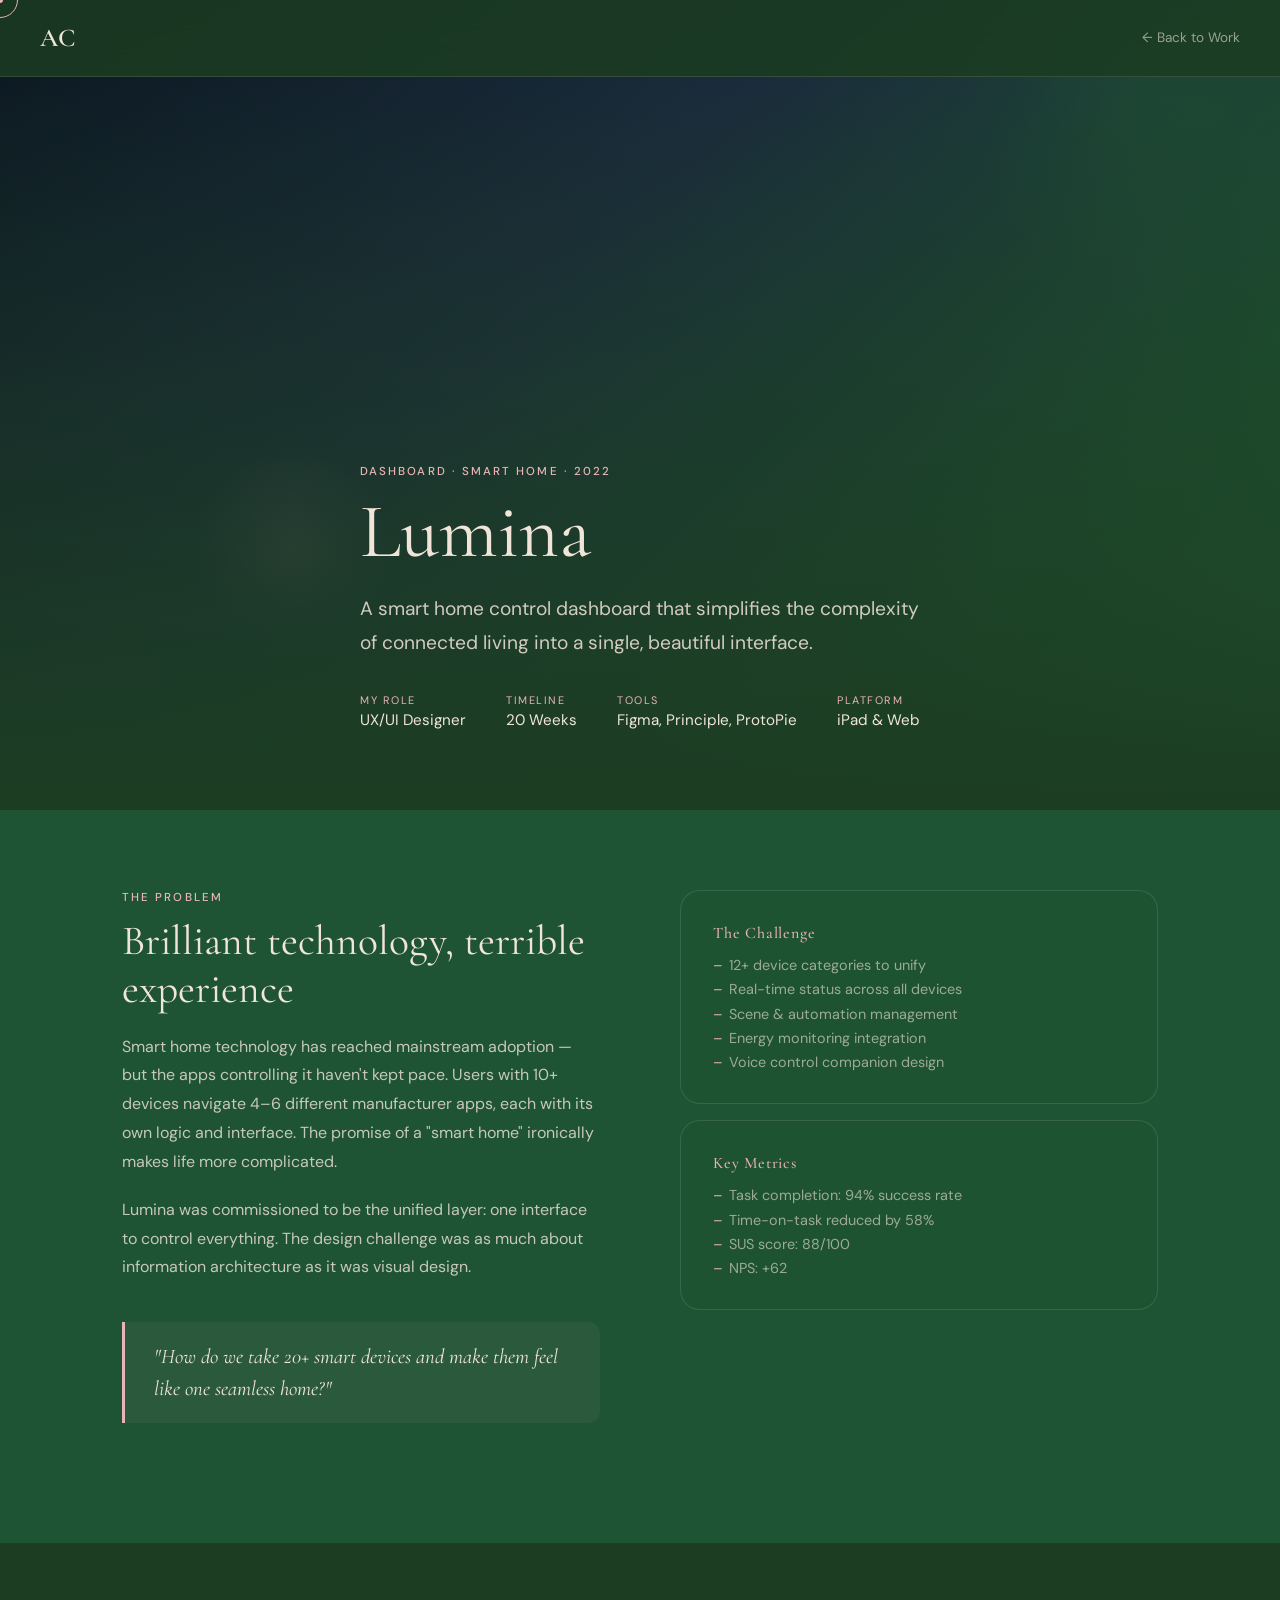
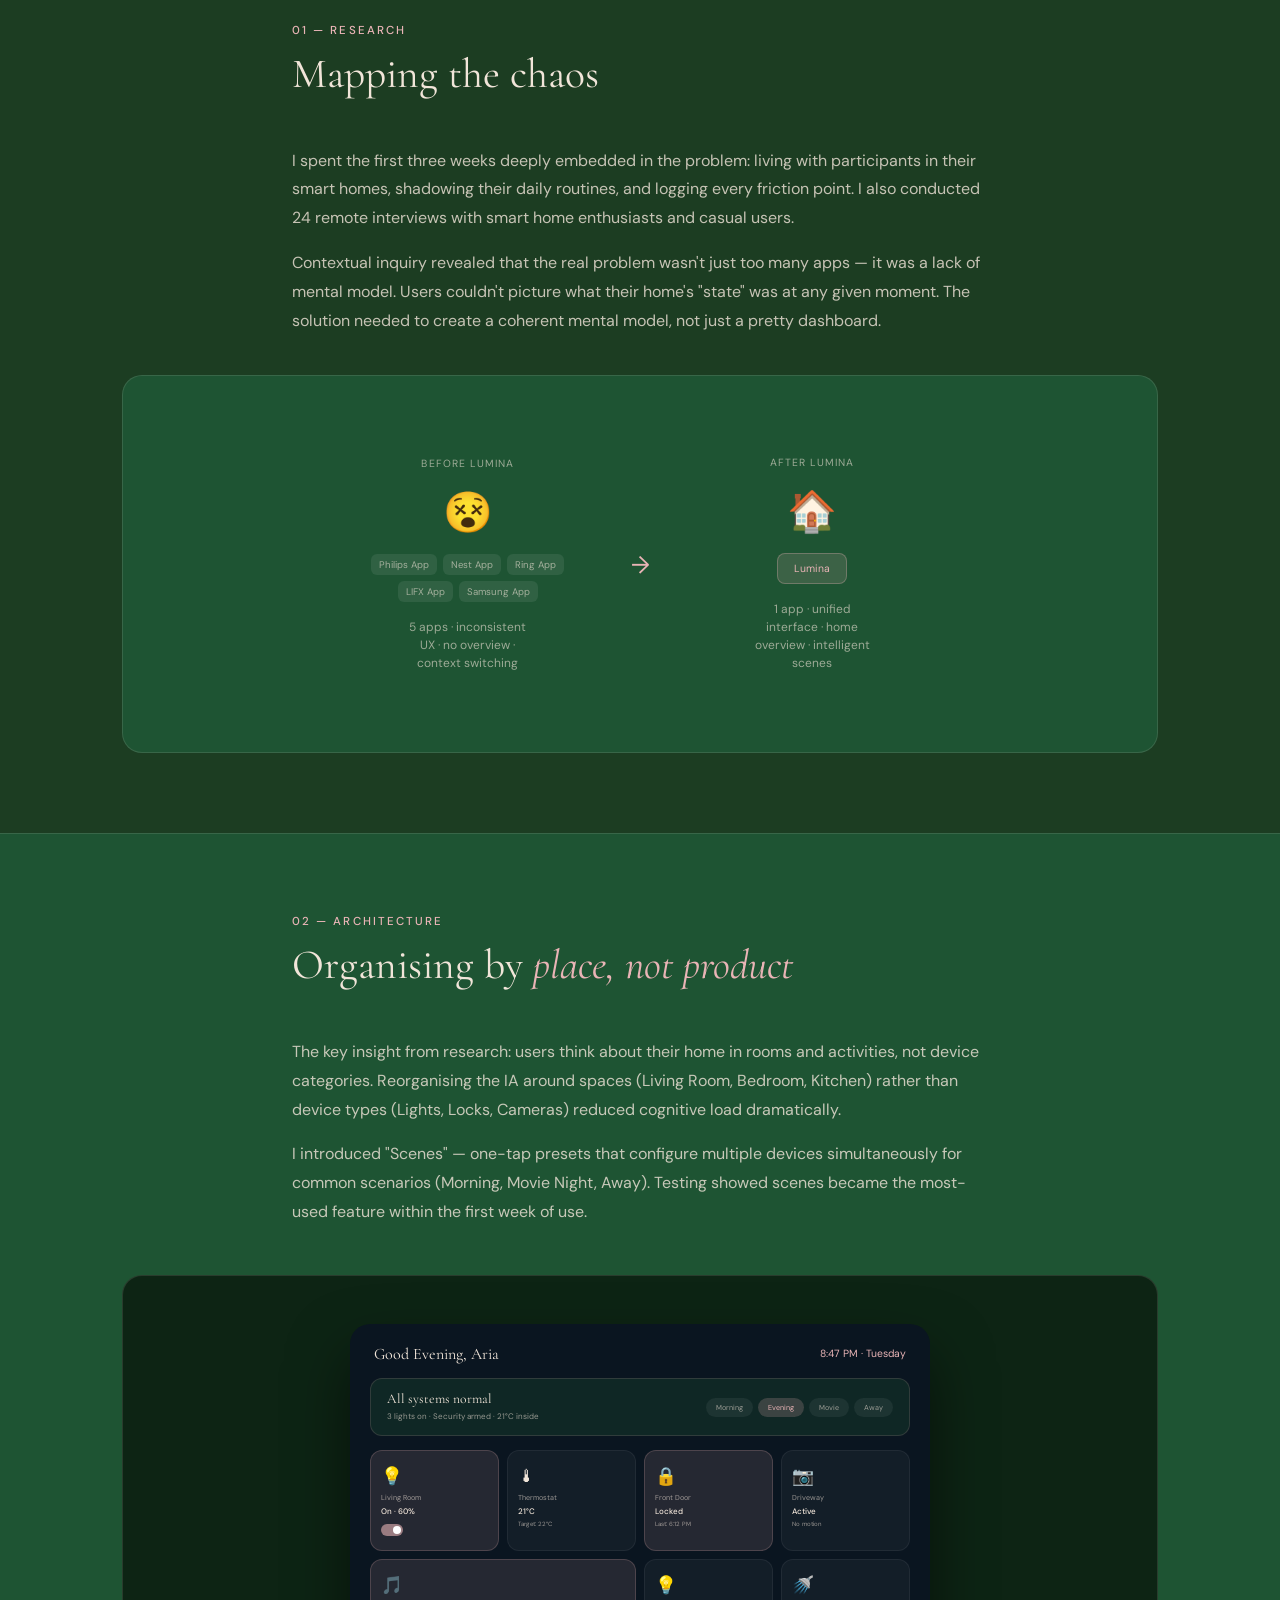
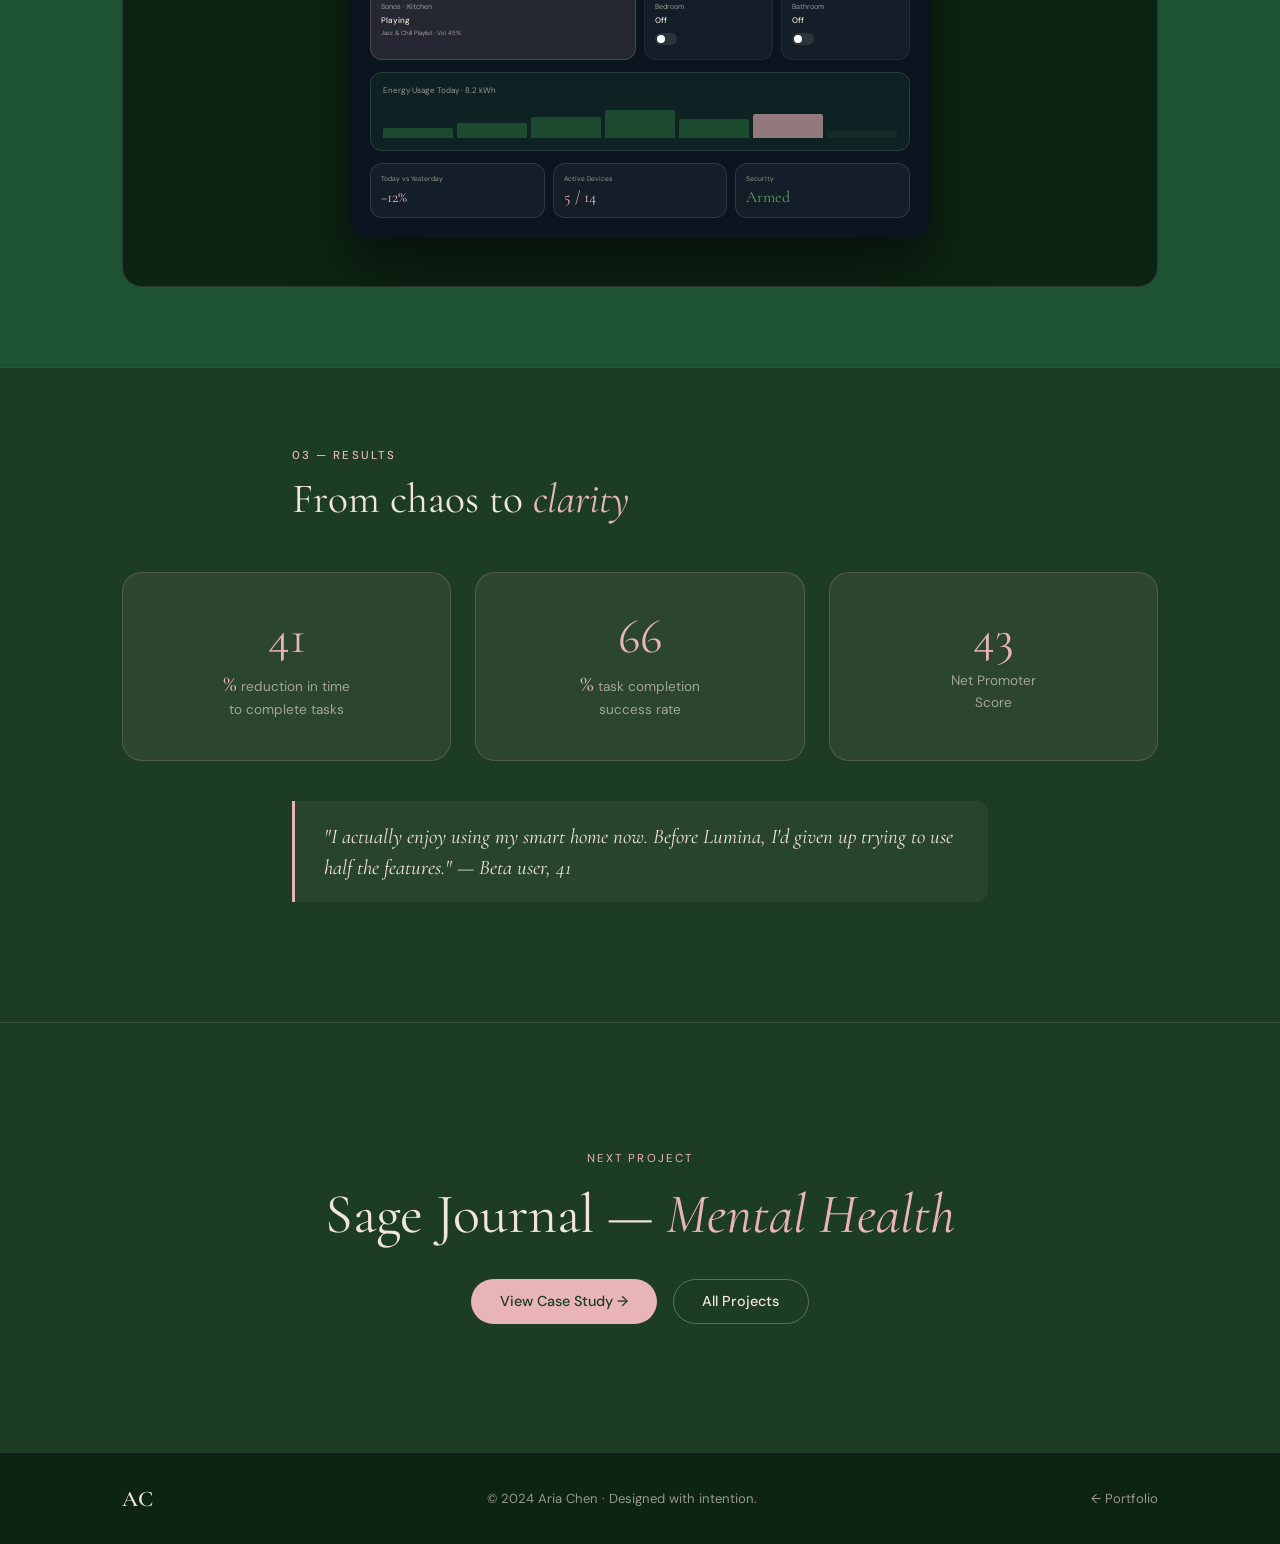
<file: projects/project-3.html>
<!DOCTYPE html>
<html lang="en">
<head>
  <meta charset="UTF-8">
  <meta name="viewport" content="width=device-width, initial-scale=1.0">
  <title>Lumina — Aria Chen</title>
  <link rel="preconnect" href="https://fonts.googleapis.com">
  <link rel="preconnect" href="https://fonts.gstatic.com" crossorigin>
  <link href="https://fonts.googleapis.com/css2?family=Cormorant+Garamond:ital,wght@0,300;0,400;0,600;1,300;1,400;1,600&family=DM+Sans:ital,opsz,wght@0,9..40,300;0,9..40,400;0,9..40,500;1,9..40,300&display=swap" rel="stylesheet">
  <style>
:root {
  --dark: #1C3D22; --mid: #1E5433; --pink: #E9B4B6; --cream: #F1E5D9;
  --text-muted: rgba(241,229,217,0.6); --border: rgba(241,229,217,0.12);
  --radius: 20px; --radius-sm: 12px; --transition: 0.4s cubic-bezier(0.25, 0.46, 0.45, 0.94);
}
*, *::before, *::after { box-sizing: border-box; margin: 0; padding: 0; }
html { scroll-behavior: smooth; overflow-x: hidden; }
body { font-family: 'DM Sans', sans-serif; background: var(--dark); color: var(--cream); overflow-x: hidden; cursor: none; opacity: 0; transition: opacity 0.5s ease; }
a { text-decoration: none; color: inherit; }
img { display: block; max-width: 100%; }
::selection { background: var(--pink); color: var(--dark); }
.cursor { position: fixed; width: 36px; height: 36px; border: 1.5px solid var(--pink); border-radius: 50%; pointer-events: none; z-index: 9999; transform: translate(-50%, -50%); transition: width 0.3s, height 0.3s, background 0.3s; }
.cursor-dot { position: fixed; width: 6px; height: 6px; background: var(--pink); border-radius: 50%; pointer-events: none; z-index: 9999; transform: translate(-50%, -50%); }
@media (hover: none) { .cursor, .cursor-dot { display: none; } body { cursor: auto; } }
.scroll-progress { position: fixed; top: 0; left: 0; width: 0%; height: 2px; background: linear-gradient(90deg, var(--pink), var(--cream)); z-index: 10000; }
.nav { position: fixed; top: 0; left: 0; right: 0; z-index: 1000; display: flex; align-items: center; justify-content: space-between; padding: 1.4rem 2.5rem; background: rgba(28,61,34,0.85); backdrop-filter: blur(16px); border-bottom: 1px solid var(--border); }
.nav-logo { font-family: 'Cormorant Garamond', serif; font-size: 1.6rem; font-weight: 600; color: var(--cream); cursor: none; transition: color 0.3s; }
.nav-logo:hover { color: var(--pink); }
.nav-back { display: flex; align-items: center; gap: 0.5rem; font-size: 0.85rem; color: var(--text-muted); transition: color 0.3s, gap 0.3s; cursor: none; }
.nav-back:hover { color: var(--pink); gap: 0.8rem; }
.container { max-width: 1100px; margin: 0 auto; padding: 0 2rem; }
.container--narrow { max-width: 760px; margin: 0 auto; padding: 0 2rem; }
.label { font-size: 0.72rem; font-weight: 500; letter-spacing: 0.18em; text-transform: uppercase; color: var(--pink); margin-bottom: 0.8rem; }
h1, h2, h3 { font-family: 'Cormorant Garamond', serif; font-weight: 400; }
h1 { font-size: clamp(2.8rem, 6vw, 5rem); line-height: 1.05; }
h2 { font-size: clamp(1.8rem, 3.5vw, 2.6rem); line-height: 1.15; }
h3 { font-size: clamp(1.2rem, 2.5vw, 1.6rem); line-height: 1.2; }
em { font-style: italic; color: var(--pink); }
p { font-size: 1rem; line-height: 1.8; color: rgba(241,229,217,0.8); }
.btn { display: inline-flex; align-items: center; gap: 0.5rem; padding: 0.8rem 1.8rem; border-radius: 100px; font-family: 'DM Sans', sans-serif; font-size: 0.9rem; font-weight: 500; transition: var(--transition); cursor: none; border: none; }
.btn-primary { background: var(--pink); color: var(--dark); }
.btn-primary:hover { background: #f0c2c4; transform: translateY(-2px); box-shadow: 0 12px 30px rgba(233,180,182,0.3); }
.btn-ghost { background: transparent; color: var(--cream); border: 1.5px solid rgba(241,229,217,0.3); }
.btn-ghost:hover { border-color: var(--cream); transform: translateY(-2px); }
.proj-hero { min-height: 90vh; display: flex; flex-direction: column; justify-content: flex-end; padding: 9rem 0 5rem; position: relative; overflow: hidden; }
.proj-hero-bg { position: absolute; inset: 0; z-index: 0; }
.proj-hero-bg-overlay { position: absolute; inset: 0; background: linear-gradient(180deg, transparent 0%, rgba(28,61,34,0.6) 60%, var(--dark) 100%); z-index: 1; }
.proj-hero-content { position: relative; z-index: 2; }
.proj-meta { display: flex; flex-wrap: wrap; gap: 2.5rem; margin-top: 2rem; }
.proj-meta-item { display: flex; flex-direction: column; gap: 0.2rem; }
.proj-meta-label { font-size: 0.68rem; letter-spacing: 0.14em; text-transform: uppercase; color: var(--pink); }
.proj-meta-value { font-size: 0.95rem; color: var(--cream); }
.proj-overview { padding: 6rem 0; display: grid; grid-template-columns: 1fr 1fr; gap: 5rem; align-items: start; }
.proj-overview-text p { margin-bottom: 1.2rem; }
.aside-card { background: rgba(30,84,51,0.4); border: 1px solid var(--border); border-radius: var(--radius); padding: 2rem; }
.aside-card + .aside-card { margin-top: 1rem; }
.aside-title { font-family: 'Cormorant Garamond', serif; font-size: 1rem; color: var(--pink); margin-bottom: 0.8rem; font-weight: 500; letter-spacing: 0.05em; }
.aside-list { list-style: none; display: flex; flex-direction: column; gap: 0.4rem; }
.aside-list li { font-size: 0.9rem; color: var(--text-muted); padding-left: 1rem; position: relative; }
.aside-list li::before { content: '–'; position: absolute; left: 0; color: var(--pink); }
.proj-section { padding: 5rem 0; }
.proj-section + .proj-section { border-top: 1px solid var(--border); }
.proj-section-header { margin-bottom: 3rem; }
.proj-section-header h2 { margin-top: 0.5rem; }
.visual-block { border-radius: var(--radius); overflow: hidden; background: var(--mid); border: 1px solid var(--border); display: flex; align-items: center; justify-content: center; padding: 3rem; min-height: 300px; position: relative; }
.visual-block--tall { min-height: 500px; }
.visual-block--dark { background: #0d2414; }
.visual-block + .visual-block { margin-top: 1.5rem; }
.content-2col { display: grid; grid-template-columns: 1fr 1fr; gap: 3rem; margin: 2.5rem 0; }
.content-3col { display: grid; grid-template-columns: repeat(3, 1fr); gap: 2rem; margin: 2.5rem 0; }
.insight-card { background: rgba(30,84,51,0.4); border: 1px solid var(--border); border-radius: var(--radius-sm); padding: 1.8rem; }
.insight-card h4 { font-family: 'Cormorant Garamond', serif; font-size: 1.1rem; color: var(--cream); margin-bottom: 0.6rem; font-weight: 500; }
.insight-card p { font-size: 0.9rem; color: var(--text-muted); line-height: 1.7; margin: 0; }
.callout { border-left: 3px solid var(--pink); padding: 1.2rem 1.8rem; margin: 2.5rem 0; background: rgba(233,180,182,0.06); border-radius: 0 var(--radius-sm) var(--radius-sm) 0; }
.callout p { font-family: 'Cormorant Garamond', serif; font-size: 1.3rem; font-style: italic; color: var(--cream); margin: 0; line-height: 1.5; }
.step-list { display: flex; flex-direction: column; gap: 1.5rem; margin: 2rem 0; }
.step-item { display: flex; gap: 1.5rem; align-items: flex-start; }
.step-num { font-family: 'Cormorant Garamond', serif; font-size: 2rem; font-weight: 300; color: var(--pink); opacity: 0.4; line-height: 1; flex-shrink: 0; width: 2.5rem; text-align: right; }
.step-body h4 { font-family: 'Cormorant Garamond', serif; font-size: 1.1rem; color: var(--cream); font-weight: 500; margin-bottom: 0.3rem; }
.step-body p { font-size: 0.9rem; margin: 0; }
.results-grid { display: grid; grid-template-columns: repeat(3, 1fr); gap: 1.5rem; margin: 2rem 0; }
.result-card { text-align: center; padding: 2.5rem 1.5rem; background: rgba(233,180,182,0.08); border: 1px solid rgba(233,180,182,0.2); border-radius: var(--radius); }
.result-number { font-family: 'Cormorant Garamond', serif; font-size: 3rem; color: var(--pink); font-weight: 400; line-height: 1; display: block; margin-bottom: 0.5rem; }
.result-label { font-size: 0.85rem; color: var(--text-muted); line-height: 1.5; }
.next-project { padding: 8rem 0; text-align: center; border-top: 1px solid var(--border); position: relative; overflow: hidden; }
.next-label { font-size: 0.72rem; letter-spacing: 0.18em; text-transform: uppercase; color: var(--pink); margin-bottom: 1rem; }
.next-title { font-family: 'Cormorant Garamond', serif; font-size: clamp(2rem, 5vw, 3.5rem); color: var(--cream); margin-bottom: 2rem; }
.next-ctas { display: flex; gap: 1rem; justify-content: center; flex-wrap: wrap; }
.footer { background: #0d2414; padding: 2rem 0; border-top: 1px solid var(--border); }
.footer-inner { display: flex; align-items: center; justify-content: space-between; flex-wrap: wrap; gap: 1rem; }
.footer-logo { font-family: 'Cormorant Garamond', serif; font-size: 1.4rem; color: var(--cream); font-weight: 600; }
.footer-copy { font-size: 0.82rem; color: var(--text-muted); }
.footer-back { font-size: 0.82rem; color: var(--text-muted); transition: color 0.3s; cursor: none; }
.footer-back:hover { color: var(--pink); }
[data-animate] { opacity: 0; transform: translateY(30px); transition: opacity 0.7s cubic-bezier(0.25,0.46,0.45,0.94), transform 0.7s cubic-bezier(0.25,0.46,0.45,0.94); }
[data-animate].in-view { opacity: 1; transform: translateY(0); }
@media (max-width: 900px) { .proj-overview { grid-template-columns: 1fr; gap: 3rem; } .content-2col { grid-template-columns: 1fr; gap: 2rem; } .content-3col { grid-template-columns: 1fr 1fr; } .results-grid { grid-template-columns: 1fr 1fr; } }
@media (max-width: 600px) { .nav { padding: 1rem 1.2rem; } .container, .container--narrow { padding: 0 1.2rem; } .proj-hero { min-height: 70vh; padding: 8rem 0 4rem; } .proj-section { padding: 3.5rem 0; } .content-3col { grid-template-columns: 1fr; } .results-grid { grid-template-columns: 1fr; } .visual-block { padding: 1.5rem; min-height: 200px; } .proj-meta { gap: 1.5rem; } .footer-inner { flex-direction: column; align-items: center; text-align: center; } }
  </style>
  <style>
    .proj-hero-bg {
      background: linear-gradient(135deg, #0a1420 0%, #1a2a3e 40%, #1E5433 80%, #2d7a4f 120%);
    }
    .lumina-demo {
      display: flex; justify-content: center;
    }
    .ld-tablet {
      width: 580px;
      background: #0a1520;
      border-radius: 20px;
      padding: 20px;
      box-shadow: 0 30px 60px rgba(0,0,0,0.5);
    }
    .ld-bar {
      display: flex; justify-content: space-between; align-items: center;
      margin-bottom: 14px; padding: 0 4px;
    }
    .ld-bar-title { font-family: 'Cormorant Garamond', serif; font-size: 1rem; color: var(--cream); }
    .ld-bar-time { font-size: 0.65rem; color: var(--pink); }
    .ld-greeting {
      background: rgba(30,84,51,0.3);
      border: 1px solid rgba(233,180,182,0.15);
      border-radius: 12px; padding: 12px 16px;
      display: flex; justify-content: space-between; align-items: center;
      margin-bottom: 14px;
    }
    .ld-greeting-text h3 { font-family: 'Cormorant Garamond', serif; font-size: 0.85rem; color: var(--cream); }
    .ld-greeting-text p { font-size: 0.5rem; color: var(--text-muted); margin-top: 2px; }
    .ld-scene-btn {
      display: flex; gap: 5px;
    }
    .ld-scene {
      padding: 5px 10px; border-radius: 20px; font-size: 0.45rem;
      background: rgba(255,255,255,0.06); color: rgba(241,229,217,0.6);
      cursor: default;
    }
    .ld-scene--active { background: rgba(233,180,182,0.2); color: var(--pink); }
    .ld-main-grid {
      display: grid; grid-template-columns: repeat(4, 1fr); gap: 8px; margin-bottom: 12px;
    }
    .ld-tile {
      border-radius: 12px;
      padding: 14px 10px;
      background: rgba(255,255,255,0.04);
      border: 1px solid rgba(255,255,255,0.06);
      display: flex; flex-direction: column; gap: 4px;
      cursor: default;
    }
    .ld-tile--on {
      background: rgba(233,180,182,0.12);
      border-color: rgba(233,180,182,0.2);
    }
    .ld-tile--large { grid-column: span 2; }
    .ld-tile-icon { font-size: 1.1rem; margin-bottom: 2px; }
    .ld-tile-room { font-size: 0.45rem; color: var(--text-muted); }
    .ld-tile-status { font-size: 0.5rem; color: var(--cream); font-weight: 500; }
    .ld-tile-sub { font-size: 0.38rem; color: var(--text-muted); }
    .ld-toggle {
      display: flex; align-items: center; gap: 4px; margin-top: 4px;
    }
    .ld-toggle-track {
      width: 22px; height: 12px;
      border-radius: 6px; background: rgba(255,255,255,0.1);
      position: relative;
    }
    .ld-toggle-track--on { background: rgba(233,180,182,0.6); }
    .ld-toggle-knob {
      position: absolute; top: 2px;
      width: 8px; height: 8px;
      border-radius: 50%; background: white;
      left: 2px; transition: left 0.3s;
    }
    .ld-toggle-track--on .ld-toggle-knob { left: 12px; }
    .ld-energy {
      background: rgba(30,84,51,0.2); border: 1px solid var(--border);
      border-radius: 12px; padding: 12px; margin-bottom: 12px;
    }
    .ld-energy-title { font-size: 0.5rem; color: var(--text-muted); margin-bottom: 8px; }
    .ld-energy-bars { display: flex; gap: 4px; align-items: flex-end; height: 35px; }
    .ld-energy-bar { flex:1; border-radius: 2px 2px 0 0; background: rgba(30,84,51,0.8); }
    .ld-energy-bar--now { background: rgba(233,180,182,0.6); }
    .ld-bottom { display: flex; gap: 8px; }
    .ld-bottom-card {
      flex: 1; background: rgba(255,255,255,0.04);
      border: 1px solid var(--border); border-radius: 12px; padding: 10px;
    }
    .ld-bottom-label { font-size: 0.42rem; color: var(--text-muted); margin-bottom: 4px; }
    .ld-bottom-val { font-family: 'Cormorant Garamond', serif; font-size: 1rem; color: var(--pink); }

    .complexity-chart {
      display: flex; gap: 3rem; align-items: center; justify-content: center; padding: 2rem;
    }
    .cc-before, .cc-after {
      text-align: center; flex: 1;
    }
    .cc-label {
      font-size: 0.65rem; text-transform: uppercase; letter-spacing: 0.1em;
      color: var(--text-muted); margin-bottom: 1rem;
    }
    .cc-icon { font-size: 2.5rem; margin-bottom: 0.5rem; }
    .cc-desc { font-size: 0.75rem; color: var(--text-muted); line-height: 1.5; max-width: 120px; margin: 0 auto; }
    .cc-arrow {
      font-size: 1.5rem; color: var(--pink); flex-shrink: 0;
    }
  </style>
</head>
<body>
  <div class="cursor" id="cursor"></div>
  <div class="cursor-dot" id="cursorDot"></div>
  <div class="scroll-progress" id="scrollProgress"></div>

  <nav class="nav">
    <a href="../index.html" class="nav-logo">AC</a>
    <a href="../index.html#projects" class="nav-back">← Back to Work</a>
  </nav>

  <section class="proj-hero">
    <div class="proj-hero-bg">
      <div class="proj-hero-bg-overlay"></div>
      <div style="position:absolute;inset:0;overflow:hidden;pointer-events:none;">
        <div style="position:absolute;width:400px;height:400px;border-radius:50%;background:radial-gradient(circle,rgba(30,84,51,0.4),transparent 70%);top:-100px;right:-80px;"></div>
        <div style="position:absolute;width:200px;height:200px;border-radius:50%;background:radial-gradient(circle,rgba(233,180,182,0.15),transparent 70%);bottom:20%;left:15%;"></div>
      </div>
    </div>
    <div class="container proj-hero-content">
      <div class="label" data-animate>Dashboard · Smart Home · 2022</div>
      <h1 data-animate>Lumina</h1>
      <p style="max-width:560px;font-size:1.2rem;margin-top:1.2rem;color:rgba(241,229,217,0.85);" data-animate>
        A smart home control dashboard that simplifies the complexity of connected living into a single, beautiful interface.
      </p>
      <div class="proj-meta" data-animate>
        <div class="proj-meta-item">
          <span class="proj-meta-label">My Role</span>
          <span class="proj-meta-value">UX/UI Designer</span>
        </div>
        <div class="proj-meta-item">
          <span class="proj-meta-label">Timeline</span>
          <span class="proj-meta-value">20 Weeks</span>
        </div>
        <div class="proj-meta-item">
          <span class="proj-meta-label">Tools</span>
          <span class="proj-meta-value">Figma, Principle, ProtoPie</span>
        </div>
        <div class="proj-meta-item">
          <span class="proj-meta-label">Platform</span>
          <span class="proj-meta-value">iPad & Web</span>
        </div>
      </div>
    </div>
  </section>

  <section style="padding:5rem 0;background:var(--mid);">
    <div class="container">
      <div class="proj-overview" style="padding:0;">
        <div class="proj-overview-text" data-animate>
          <div class="label">The Problem</div>
          <h2>Brilliant technology, terrible experience</h2>
          <p style="margin-top:1.2rem;">Smart home technology has reached mainstream adoption — but the apps controlling it haven't kept pace. Users with 10+ devices navigate 4–6 different manufacturer apps, each with its own logic and interface. The promise of a "smart home" ironically makes life more complicated.</p>
          <p>Lumina was commissioned to be the unified layer: one interface to control everything. The design challenge was as much about information architecture as it was visual design.</p>
          <div class="callout">
            <p>"How do we take 20+ smart devices and make them feel like one seamless home?"</p>
          </div>
        </div>
        <div class="proj-overview-aside" data-animate>
          <div class="aside-card">
            <div class="aside-title">The Challenge</div>
            <ul class="aside-list">
              <li>12+ device categories to unify</li>
              <li>Real-time status across all devices</li>
              <li>Scene & automation management</li>
              <li>Energy monitoring integration</li>
              <li>Voice control companion design</li>
            </ul>
          </div>
          <div class="aside-card">
            <div class="aside-title">Key Metrics</div>
            <ul class="aside-list">
              <li>Task completion: 94% success rate</li>
              <li>Time-on-task reduced by 58%</li>
              <li>SUS score: 88/100</li>
              <li>NPS: +62</li>
            </ul>
          </div>
        </div>
      </div>
    </div>
  </section>

  <section class="proj-section">
    <div class="container--narrow">
      <div class="proj-section-header" data-animate>
        <div class="label">01 — Research</div>
        <h2>Mapping the chaos</h2>
      </div>
      <p data-animate>I spent the first three weeks deeply embedded in the problem: living with participants in their smart homes, shadowing their daily routines, and logging every friction point. I also conducted 24 remote interviews with smart home enthusiasts and casual users.</p>
      <p data-animate style="margin-top:1rem;">Contextual inquiry revealed that the real problem wasn't just too many apps — it was a lack of mental model. Users couldn't picture what their home's "state" was at any given moment. The solution needed to create a coherent mental model, not just a pretty dashboard.</p>
    </div>
    <div class="container" style="margin-top:2.5rem;">
      <div class="visual-block" data-animate>
        <div class="complexity-chart">
          <div class="cc-before">
            <div class="cc-label">Before Lumina</div>
            <div class="cc-icon">😵</div>
            <div style="display:flex;gap:6px;justify-content:center;flex-wrap:wrap;margin:1rem 0;">
              <div style="padding:4px 8px;background:rgba(255,255,255,0.08);border-radius:6px;font-size:0.6rem;color:var(--text-muted);">Philips App</div>
              <div style="padding:4px 8px;background:rgba(255,255,255,0.08);border-radius:6px;font-size:0.6rem;color:var(--text-muted);">Nest App</div>
              <div style="padding:4px 8px;background:rgba(255,255,255,0.08);border-radius:6px;font-size:0.6rem;color:var(--text-muted);">Ring App</div>
              <div style="padding:4px 8px;background:rgba(255,255,255,0.08);border-radius:6px;font-size:0.6rem;color:var(--text-muted);">LIFX App</div>
              <div style="padding:4px 8px;background:rgba(255,255,255,0.08);border-radius:6px;font-size:0.6rem;color:var(--text-muted);">Samsung App</div>
            </div>
            <div class="cc-desc">5 apps · inconsistent UX · no overview · context switching</div>
          </div>
          <div class="cc-arrow">→</div>
          <div class="cc-after">
            <div class="cc-label">After Lumina</div>
            <div class="cc-icon">🏠</div>
            <div style="padding:8px 16px;background:rgba(233,180,182,0.15);border:1px solid rgba(233,180,182,0.3);border-radius:8px;margin:1rem auto;width:fit-content;">
              <div style="font-size:0.65rem;color:var(--pink);">Lumina</div>
            </div>
            <div class="cc-desc">1 app · unified interface · home overview · intelligent scenes</div>
          </div>
        </div>
      </div>
    </div>
  </section>

  <section class="proj-section" style="background:var(--mid);">
    <div class="container--narrow">
      <div class="proj-section-header" data-animate>
        <div class="label">02 — Architecture</div>
        <h2>Organising by <em>place, not product</em></h2>
      </div>
      <p data-animate>The key insight from research: users think about their home in rooms and activities, not device categories. Reorganising the IA around spaces (Living Room, Bedroom, Kitchen) rather than device types (Lights, Locks, Cameras) reduced cognitive load dramatically.</p>
      <p data-animate style="margin-top:1rem;">I introduced "Scenes" — one-tap presets that configure multiple devices simultaneously for common scenarios (Morning, Movie Night, Away). Testing showed scenes became the most-used feature within the first week of use.</p>
    </div>
    <div class="container" style="margin-top:3rem;">
      <div class="visual-block visual-block--dark visual-block--tall" data-animate>
        <div class="lumina-demo">
          <div class="ld-tablet">
            <div class="ld-bar">
              <div class="ld-bar-title">Good Evening, Aria</div>
              <div class="ld-bar-time">8:47 PM · Tuesday</div>
            </div>
            <div class="ld-greeting">
              <div class="ld-greeting-text">
                <h3>All systems normal</h3>
                <p>3 lights on · Security armed · 21°C inside</p>
              </div>
              <div class="ld-scene-btn">
                <div class="ld-scene">Morning</div>
                <div class="ld-scene ld-scene--active">Evening</div>
                <div class="ld-scene">Movie</div>
                <div class="ld-scene">Away</div>
              </div>
            </div>
            <div class="ld-main-grid">
              <div class="ld-tile ld-tile--on">
                <div class="ld-tile-icon">💡</div>
                <div class="ld-tile-room">Living Room</div>
                <div class="ld-tile-status">On · 60%</div>
                <div class="ld-toggle">
                  <div class="ld-toggle-track ld-toggle-track--on"><div class="ld-toggle-knob"></div></div>
                </div>
              </div>
              <div class="ld-tile">
                <div class="ld-tile-icon">🌡</div>
                <div class="ld-tile-room">Thermostat</div>
                <div class="ld-tile-status">21°C</div>
                <div class="ld-tile-sub">Target: 22°C</div>
              </div>
              <div class="ld-tile ld-tile--on">
                <div class="ld-tile-icon">🔒</div>
                <div class="ld-tile-room">Front Door</div>
                <div class="ld-tile-status">Locked</div>
                <div class="ld-tile-sub">Last: 6:12 PM</div>
              </div>
              <div class="ld-tile">
                <div class="ld-tile-icon">📷</div>
                <div class="ld-tile-room">Driveway</div>
                <div class="ld-tile-status">Active</div>
                <div class="ld-tile-sub">No motion</div>
              </div>
              <div class="ld-tile ld-tile--on ld-tile--large">
                <div class="ld-tile-icon">🎵</div>
                <div class="ld-tile-room">Sonos · Kitchen</div>
                <div class="ld-tile-status">Playing</div>
                <div class="ld-tile-sub">Jazz & Chill Playlist · Vol 45%</div>
              </div>
              <div class="ld-tile">
                <div class="ld-tile-icon">💡</div>
                <div class="ld-tile-room">Bedroom</div>
                <div class="ld-tile-status">Off</div>
                <div class="ld-toggle">
                  <div class="ld-toggle-track"><div class="ld-toggle-knob"></div></div>
                </div>
              </div>
              <div class="ld-tile">
                <div class="ld-tile-icon">🚿</div>
                <div class="ld-tile-room">Bathroom</div>
                <div class="ld-tile-status">Off</div>
                <div class="ld-toggle">
                  <div class="ld-toggle-track"><div class="ld-toggle-knob"></div></div>
                </div>
              </div>
            </div>
            <div class="ld-energy">
              <div class="ld-energy-title">Energy Usage Today · 8.2 kWh</div>
              <div class="ld-energy-bars">
                <div class="ld-energy-bar" style="height:30%"></div>
                <div class="ld-energy-bar" style="height:45%"></div>
                <div class="ld-energy-bar" style="height:60%"></div>
                <div class="ld-energy-bar" style="height:80%"></div>
                <div class="ld-energy-bar" style="height:55%"></div>
                <div class="ld-energy-bar ld-energy-bar--now" style="height:70%"></div>
                <div class="ld-energy-bar" style="height:20%;opacity:0.3"></div>
              </div>
            </div>
            <div class="ld-bottom">
              <div class="ld-bottom-card">
                <div class="ld-bottom-label">Today vs Yesterday</div>
                <div class="ld-bottom-val">−12%</div>
              </div>
              <div class="ld-bottom-card">
                <div class="ld-bottom-label">Active Devices</div>
                <div class="ld-bottom-val">5 / 14</div>
              </div>
              <div class="ld-bottom-card">
                <div class="ld-bottom-label">Security</div>
                <div class="ld-bottom-val" style="color:rgba(100,200,100,0.8);">Armed</div>
              </div>
            </div>
          </div>
        </div>
      </div>
    </div>
  </section>

  <section class="proj-section">
    <div class="container--narrow">
      <div class="proj-section-header" data-animate>
        <div class="label">03 — Results</div>
        <h2>From chaos to <em>clarity</em></h2>
      </div>
    </div>
    <div class="container" style="margin-top:2rem;">
      <div class="results-grid">
        <div class="result-card" data-animate>
          <span class="result-number" data-count="58">0</span><span style="font-family:'Cormorant Garamond',serif;font-size:1.5rem;color:var(--pink);">%</span>
          <span class="result-label">reduction in time<br>to complete tasks</span>
        </div>
        <div class="result-card" data-animate>
          <span class="result-number" data-count="94">0</span><span style="font-family:'Cormorant Garamond',serif;font-size:1.5rem;color:var(--pink);">%</span>
          <span class="result-label">task completion<br>success rate</span>
        </div>
        <div class="result-card" data-animate>
          <span class="result-number" data-count="62">0</span>
          <span class="result-label">Net Promoter<br>Score</span>
        </div>
      </div>
    </div>
    <div class="container--narrow" style="margin-top:2.5rem;">
      <div class="callout" data-animate>
        <p>"I actually enjoy using my smart home now. Before Lumina, I'd given up trying to use half the features." — Beta user, 41</p>
      </div>
    </div>
  </section>

  <section class="next-project">
    <div class="container">
      <div class="next-label" data-animate>Next Project</div>
      <h2 class="next-title" data-animate>Sage Journal — <em>Mental Health</em></h2>
      <div class="next-ctas" data-animate>
        <a href="project-4.html" class="btn btn-primary">View Case Study →</a>
        <a href="../index.html#projects" class="btn btn-ghost">All Projects</a>
      </div>
    </div>
  </section>

  <footer class="footer">
    <div class="container">
      <div class="footer-inner">
        <span class="footer-logo">AC</span>
        <p class="footer-copy">© 2024 Aria Chen · Designed with intention.</p>
        <a href="../index.html" class="footer-back">← Portfolio</a>
      </div>
    </div>
  </footer>

  <script>
(function () {
  'use strict';
  const cursor = document.getElementById('cursor');
  const cursorDot = document.getElementById('cursorDot');
  let mouseX = 0, mouseY = 0, cX = 0, cY = 0;
  document.addEventListener('mousemove', e => {
    mouseX = e.clientX; mouseY = e.clientY;
    if (cursorDot) { cursorDot.style.left = mouseX + 'px'; cursorDot.style.top = mouseY + 'px'; }
  });
  function animCursor() {
    cX += (mouseX - cX) * 0.12; cY += (mouseY - cY) * 0.12;
    if (cursor) { cursor.style.left = cX + 'px'; cursor.style.top = cY + 'px'; }
    requestAnimationFrame(animCursor);
  }
  animCursor();
  const bar = document.getElementById('scrollProgress');
  function updateBar() {
    if (!bar) return;
    const pct = (window.scrollY / (document.documentElement.scrollHeight - window.innerHeight)) * 100;
    bar.style.width = pct + '%';
  }
  const els = document.querySelectorAll('[data-animate]');
  const obs = new IntersectionObserver(entries => {
    entries.forEach(e => {
      if (e.isIntersecting) { e.target.classList.add('in-view'); obs.unobserve(e.target); }
    });
  }, { threshold: 0.1, rootMargin: '0px 0px -40px 0px' });
  els.forEach(el => obs.observe(el));
  document.querySelectorAll('[data-count]').forEach(el => {
    const cobs = new IntersectionObserver(entries => {
      if (!entries[0].isIntersecting) return;
      const target = parseInt(el.dataset.count, 10);
      const dur = 1400; const start = performance.now();
      function tick(now) {
        const p = Math.min((now - start) / dur, 1);
        const ease = 1 - Math.pow(1 - p, 3);
        el.textContent = Math.round(ease * target);
        if (p < 1) requestAnimationFrame(tick); else el.textContent = target;
      }
      requestAnimationFrame(tick);
      cobs.unobserve(el);
    }, { threshold: 0.5 });
    cobs.observe(el);
  });
  window.addEventListener('scroll', updateBar, { passive: true });
  updateBar();
  document.body.style.opacity = '1';
  document.querySelectorAll('a[href^="#"]').forEach(a => {
    a.addEventListener('click', e => {
      const t = document.querySelector(a.getAttribute('href'));
      if (t) { e.preventDefault(); window.scrollTo({ top: t.offsetTop - 70, behavior: 'smooth' }); }
    });
  });
})();
  </script>
</body>
</html>
</file>
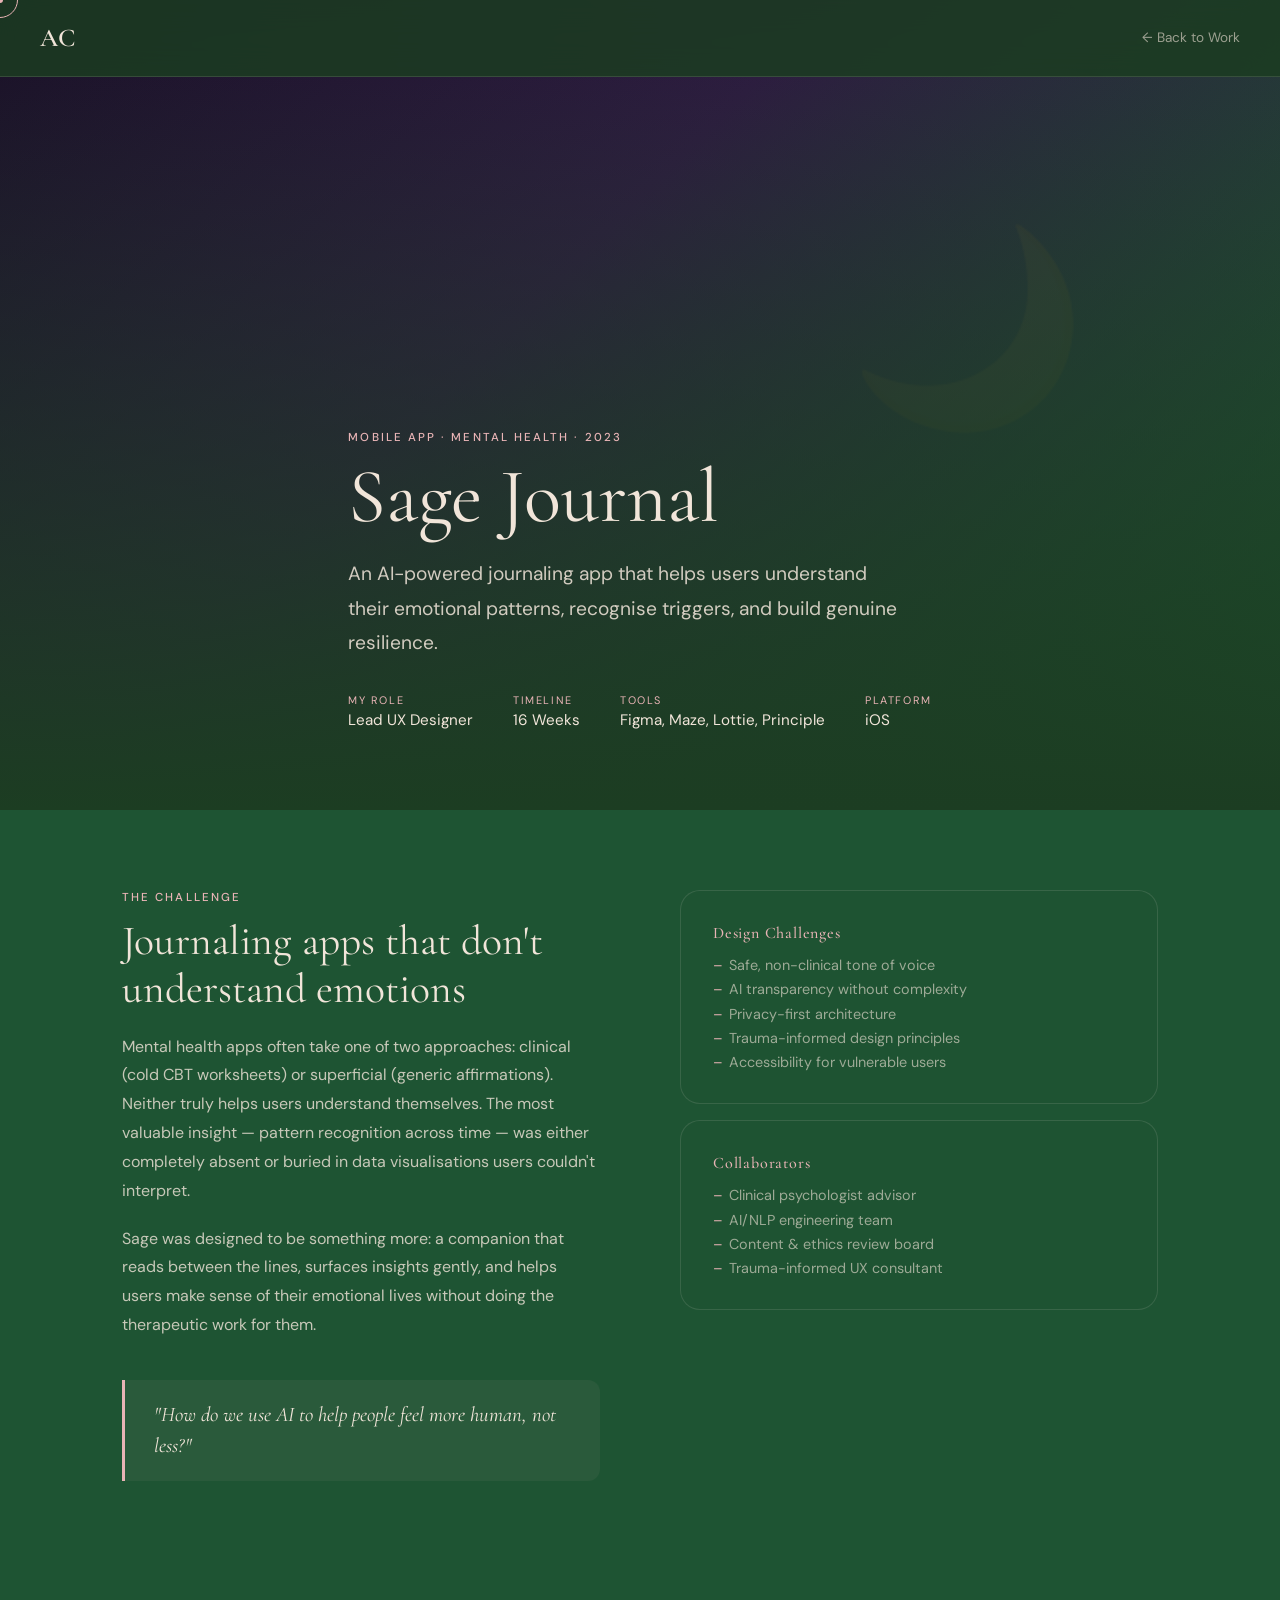
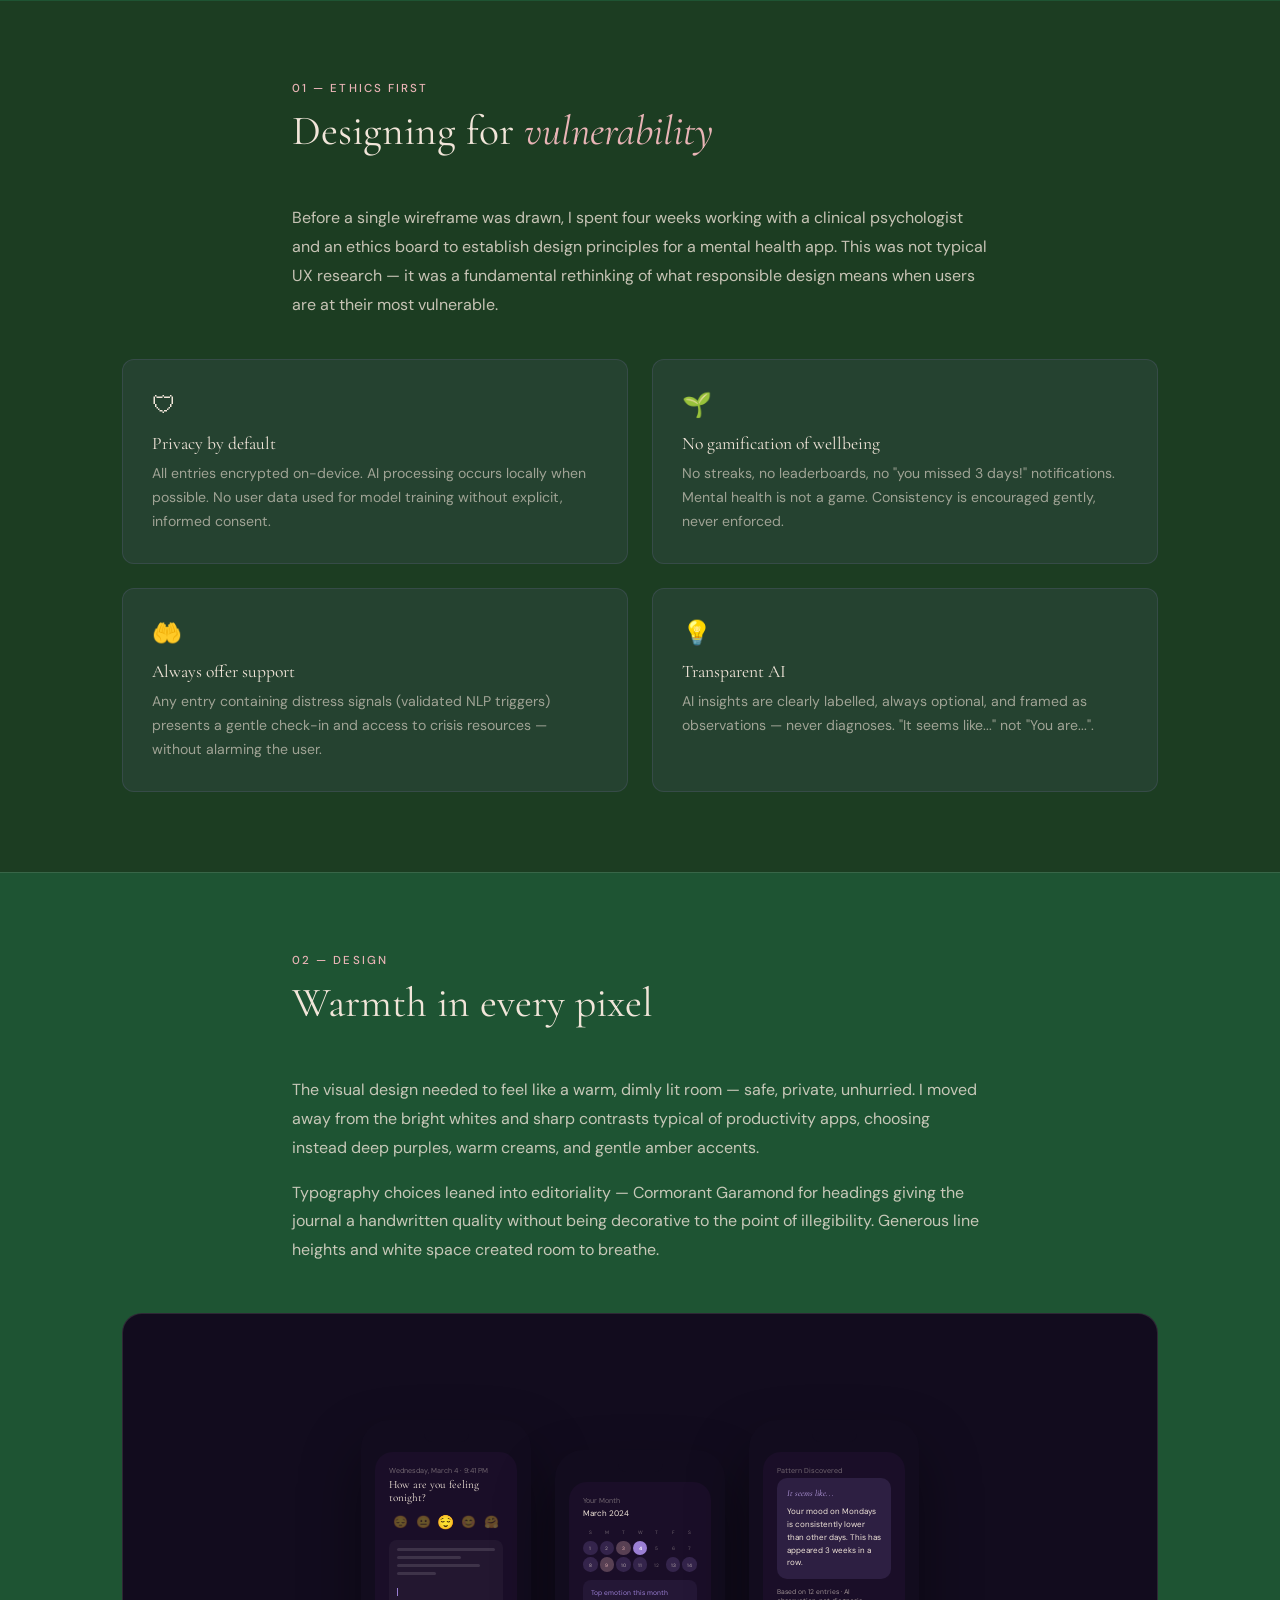
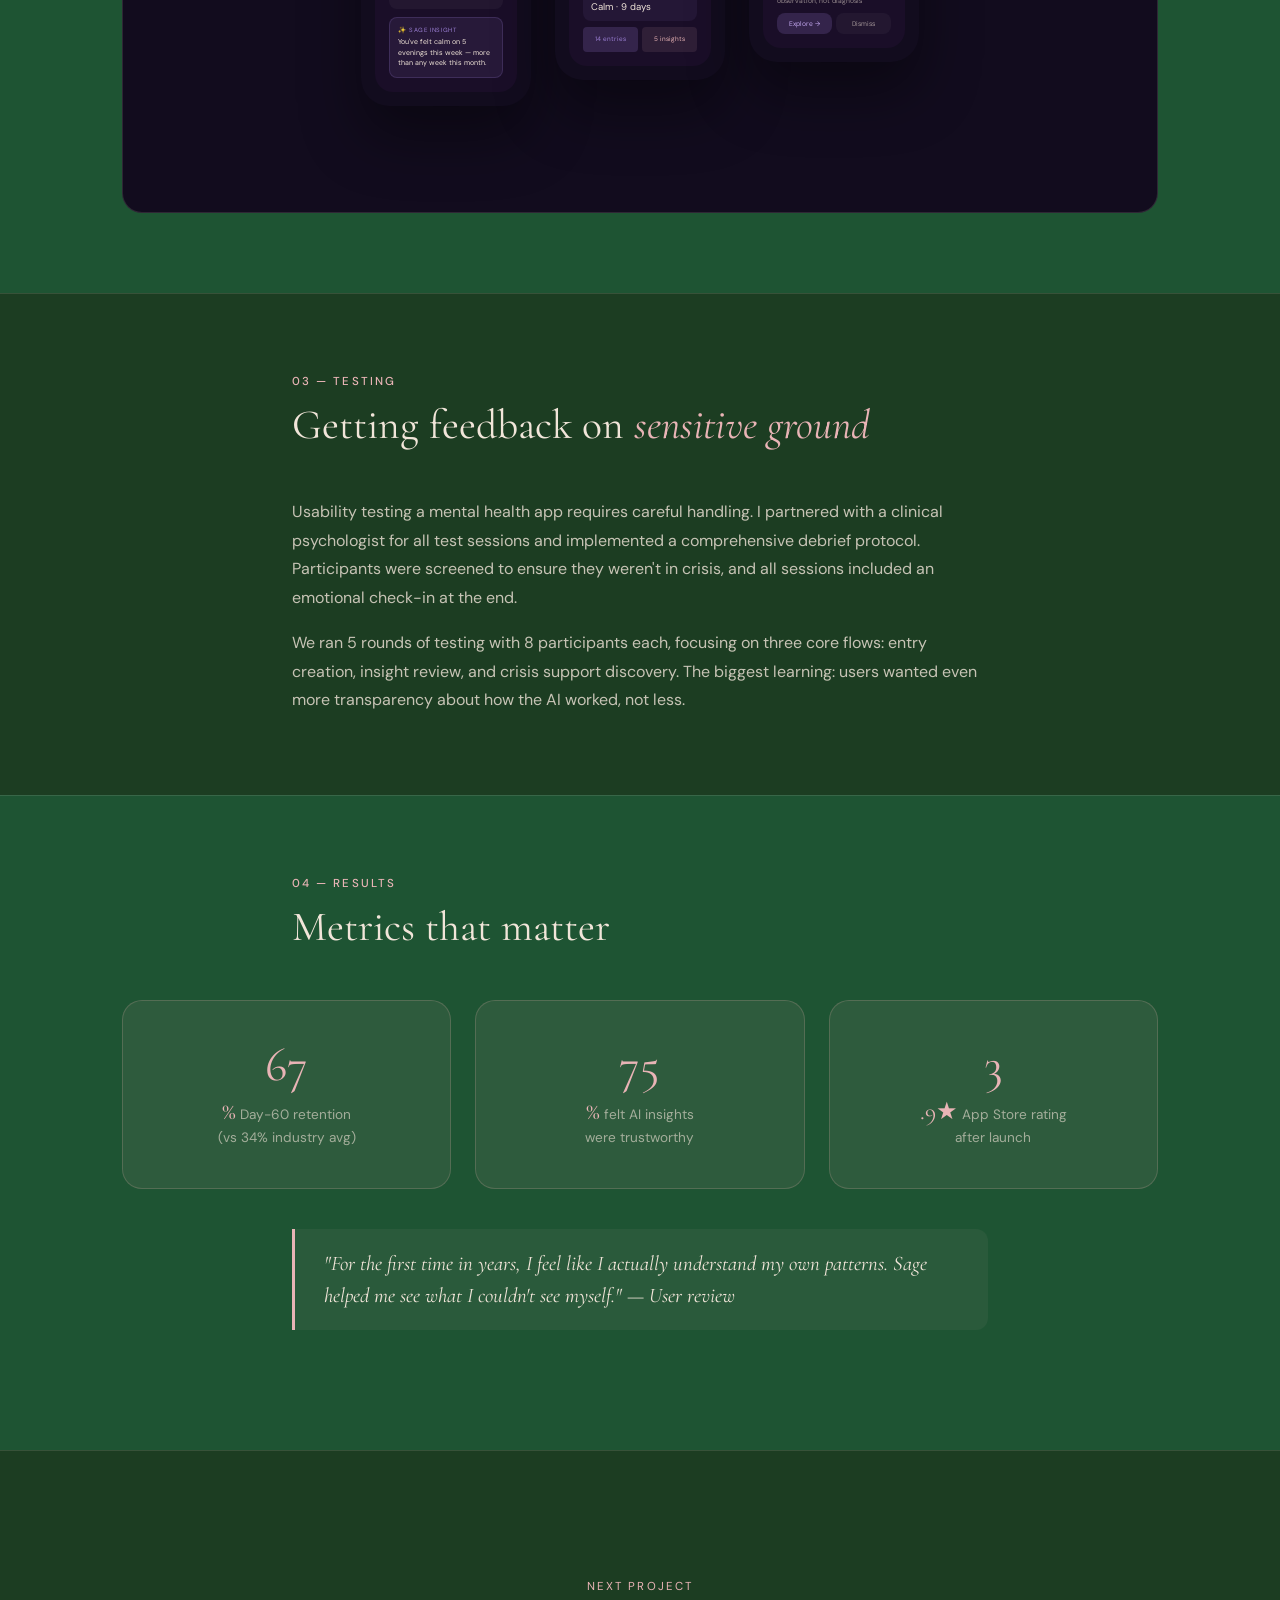
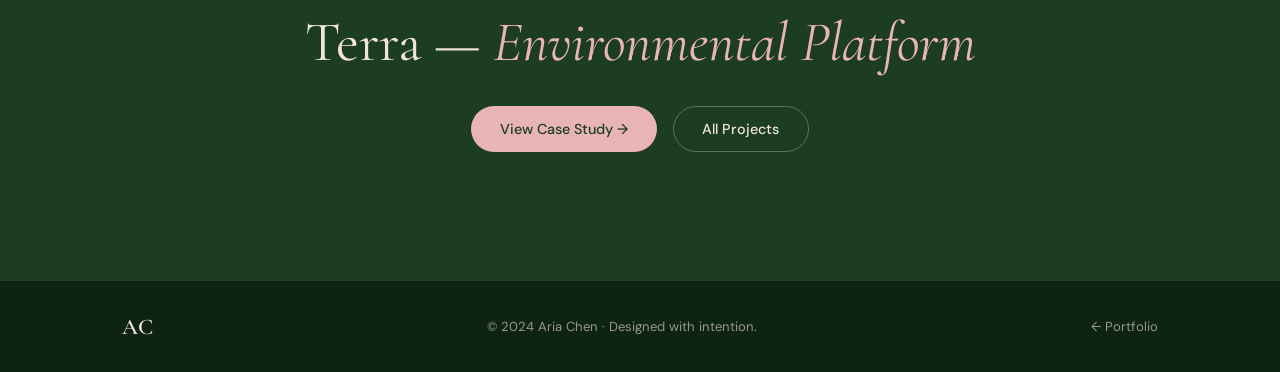
<file: projects/project-4.html>
<!DOCTYPE html>
<html lang="en">
<head>
  <meta charset="UTF-8">
  <meta name="viewport" content="width=device-width, initial-scale=1.0">
  <title>Sage Journal — Aria Chen</title>
  <link rel="preconnect" href="https://fonts.googleapis.com">
  <link rel="preconnect" href="https://fonts.gstatic.com" crossorigin>
  <link href="https://fonts.googleapis.com/css2?family=Cormorant+Garamond:ital,wght@0,300;0,400;0,600;1,300;1,400;1,600&family=DM+Sans:ital,opsz,wght@0,9..40,300;0,9..40,400;0,9..40,500;1,9..40,300&display=swap" rel="stylesheet">
  <style>
:root {
  --dark: #1C3D22; --mid: #1E5433; --pink: #E9B4B6; --cream: #F1E5D9;
  --text-muted: rgba(241,229,217,0.6); --border: rgba(241,229,217,0.12);
  --radius: 20px; --radius-sm: 12px; --transition: 0.4s cubic-bezier(0.25, 0.46, 0.45, 0.94);
}
*, *::before, *::after { box-sizing: border-box; margin: 0; padding: 0; }
html { scroll-behavior: smooth; overflow-x: hidden; }
body { font-family: 'DM Sans', sans-serif; background: var(--dark); color: var(--cream); overflow-x: hidden; cursor: none; opacity: 0; transition: opacity 0.5s ease; }
a { text-decoration: none; color: inherit; }
img { display: block; max-width: 100%; }
::selection { background: var(--pink); color: var(--dark); }
.cursor { position: fixed; width: 36px; height: 36px; border: 1.5px solid var(--pink); border-radius: 50%; pointer-events: none; z-index: 9999; transform: translate(-50%, -50%); transition: width 0.3s, height 0.3s, background 0.3s; }
.cursor-dot { position: fixed; width: 6px; height: 6px; background: var(--pink); border-radius: 50%; pointer-events: none; z-index: 9999; transform: translate(-50%, -50%); }
@media (hover: none) { .cursor, .cursor-dot { display: none; } body { cursor: auto; } }
.scroll-progress { position: fixed; top: 0; left: 0; width: 0%; height: 2px; background: linear-gradient(90deg, var(--pink), var(--cream)); z-index: 10000; }
.nav { position: fixed; top: 0; left: 0; right: 0; z-index: 1000; display: flex; align-items: center; justify-content: space-between; padding: 1.4rem 2.5rem; background: rgba(28,61,34,0.85); backdrop-filter: blur(16px); border-bottom: 1px solid var(--border); }
.nav-logo { font-family: 'Cormorant Garamond', serif; font-size: 1.6rem; font-weight: 600; color: var(--cream); cursor: none; transition: color 0.3s; }
.nav-logo:hover { color: var(--pink); }
.nav-back { display: flex; align-items: center; gap: 0.5rem; font-size: 0.85rem; color: var(--text-muted); transition: color 0.3s, gap 0.3s; cursor: none; }
.nav-back:hover { color: var(--pink); gap: 0.8rem; }
.container { max-width: 1100px; margin: 0 auto; padding: 0 2rem; }
.container--narrow { max-width: 760px; margin: 0 auto; padding: 0 2rem; }
.label { font-size: 0.72rem; font-weight: 500; letter-spacing: 0.18em; text-transform: uppercase; color: var(--pink); margin-bottom: 0.8rem; }
h1, h2, h3 { font-family: 'Cormorant Garamond', serif; font-weight: 400; }
h1 { font-size: clamp(2.8rem, 6vw, 5rem); line-height: 1.05; }
h2 { font-size: clamp(1.8rem, 3.5vw, 2.6rem); line-height: 1.15; }
h3 { font-size: clamp(1.2rem, 2.5vw, 1.6rem); line-height: 1.2; }
em { font-style: italic; color: var(--pink); }
p { font-size: 1rem; line-height: 1.8; color: rgba(241,229,217,0.8); }
.btn { display: inline-flex; align-items: center; gap: 0.5rem; padding: 0.8rem 1.8rem; border-radius: 100px; font-family: 'DM Sans', sans-serif; font-size: 0.9rem; font-weight: 500; transition: var(--transition); cursor: none; border: none; }
.btn-primary { background: var(--pink); color: var(--dark); }
.btn-primary:hover { background: #f0c2c4; transform: translateY(-2px); box-shadow: 0 12px 30px rgba(233,180,182,0.3); }
.btn-ghost { background: transparent; color: var(--cream); border: 1.5px solid rgba(241,229,217,0.3); }
.btn-ghost:hover { border-color: var(--cream); transform: translateY(-2px); }
.proj-hero { min-height: 90vh; display: flex; flex-direction: column; justify-content: flex-end; padding: 9rem 0 5rem; position: relative; overflow: hidden; }
.proj-hero-bg { position: absolute; inset: 0; z-index: 0; }
.proj-hero-bg-overlay { position: absolute; inset: 0; background: linear-gradient(180deg, transparent 0%, rgba(28,61,34,0.6) 60%, var(--dark) 100%); z-index: 1; }
.proj-hero-content { position: relative; z-index: 2; }
.proj-meta { display: flex; flex-wrap: wrap; gap: 2.5rem; margin-top: 2rem; }
.proj-meta-item { display: flex; flex-direction: column; gap: 0.2rem; }
.proj-meta-label { font-size: 0.68rem; letter-spacing: 0.14em; text-transform: uppercase; color: var(--pink); }
.proj-meta-value { font-size: 0.95rem; color: var(--cream); }
.proj-overview { padding: 6rem 0; display: grid; grid-template-columns: 1fr 1fr; gap: 5rem; align-items: start; }
.proj-overview-text p { margin-bottom: 1.2rem; }
.aside-card { background: rgba(30,84,51,0.4); border: 1px solid var(--border); border-radius: var(--radius); padding: 2rem; }
.aside-card + .aside-card { margin-top: 1rem; }
.aside-title { font-family: 'Cormorant Garamond', serif; font-size: 1rem; color: var(--pink); margin-bottom: 0.8rem; font-weight: 500; letter-spacing: 0.05em; }
.aside-list { list-style: none; display: flex; flex-direction: column; gap: 0.4rem; }
.aside-list li { font-size: 0.9rem; color: var(--text-muted); padding-left: 1rem; position: relative; }
.aside-list li::before { content: '–'; position: absolute; left: 0; color: var(--pink); }
.proj-section { padding: 5rem 0; }
.proj-section + .proj-section { border-top: 1px solid var(--border); }
.proj-section-header { margin-bottom: 3rem; }
.proj-section-header h2 { margin-top: 0.5rem; }
.visual-block { border-radius: var(--radius); overflow: hidden; background: var(--mid); border: 1px solid var(--border); display: flex; align-items: center; justify-content: center; padding: 3rem; min-height: 300px; position: relative; }
.visual-block--tall { min-height: 500px; }
.visual-block--dark { background: #0d2414; }
.visual-block + .visual-block { margin-top: 1.5rem; }
.content-2col { display: grid; grid-template-columns: 1fr 1fr; gap: 3rem; margin: 2.5rem 0; }
.content-3col { display: grid; grid-template-columns: repeat(3, 1fr); gap: 2rem; margin: 2.5rem 0; }
.insight-card { background: rgba(30,84,51,0.4); border: 1px solid var(--border); border-radius: var(--radius-sm); padding: 1.8rem; }
.insight-card h4 { font-family: 'Cormorant Garamond', serif; font-size: 1.1rem; color: var(--cream); margin-bottom: 0.6rem; font-weight: 500; }
.insight-card p { font-size: 0.9rem; color: var(--text-muted); line-height: 1.7; margin: 0; }
.callout { border-left: 3px solid var(--pink); padding: 1.2rem 1.8rem; margin: 2.5rem 0; background: rgba(233,180,182,0.06); border-radius: 0 var(--radius-sm) var(--radius-sm) 0; }
.callout p { font-family: 'Cormorant Garamond', serif; font-size: 1.3rem; font-style: italic; color: var(--cream); margin: 0; line-height: 1.5; }
.step-list { display: flex; flex-direction: column; gap: 1.5rem; margin: 2rem 0; }
.step-item { display: flex; gap: 1.5rem; align-items: flex-start; }
.step-num { font-family: 'Cormorant Garamond', serif; font-size: 2rem; font-weight: 300; color: var(--pink); opacity: 0.4; line-height: 1; flex-shrink: 0; width: 2.5rem; text-align: right; }
.step-body h4 { font-family: 'Cormorant Garamond', serif; font-size: 1.1rem; color: var(--cream); font-weight: 500; margin-bottom: 0.3rem; }
.step-body p { font-size: 0.9rem; margin: 0; }
.results-grid { display: grid; grid-template-columns: repeat(3, 1fr); gap: 1.5rem; margin: 2rem 0; }
.result-card { text-align: center; padding: 2.5rem 1.5rem; background: rgba(233,180,182,0.08); border: 1px solid rgba(233,180,182,0.2); border-radius: var(--radius); }
.result-number { font-family: 'Cormorant Garamond', serif; font-size: 3rem; color: var(--pink); font-weight: 400; line-height: 1; display: block; margin-bottom: 0.5rem; }
.result-label { font-size: 0.85rem; color: var(--text-muted); line-height: 1.5; }
.next-project { padding: 8rem 0; text-align: center; border-top: 1px solid var(--border); position: relative; overflow: hidden; }
.next-label { font-size: 0.72rem; letter-spacing: 0.18em; text-transform: uppercase; color: var(--pink); margin-bottom: 1rem; }
.next-title { font-family: 'Cormorant Garamond', serif; font-size: clamp(2rem, 5vw, 3.5rem); color: var(--cream); margin-bottom: 2rem; }
.next-ctas { display: flex; gap: 1rem; justify-content: center; flex-wrap: wrap; }
.footer { background: #0d2414; padding: 2rem 0; border-top: 1px solid var(--border); }
.footer-inner { display: flex; align-items: center; justify-content: space-between; flex-wrap: wrap; gap: 1rem; }
.footer-logo { font-family: 'Cormorant Garamond', serif; font-size: 1.4rem; color: var(--cream); font-weight: 600; }
.footer-copy { font-size: 0.82rem; color: var(--text-muted); }
.footer-back { font-size: 0.82rem; color: var(--text-muted); transition: color 0.3s; cursor: none; }
.footer-back:hover { color: var(--pink); }
[data-animate] { opacity: 0; transform: translateY(30px); transition: opacity 0.7s cubic-bezier(0.25,0.46,0.45,0.94), transform 0.7s cubic-bezier(0.25,0.46,0.45,0.94); }
[data-animate].in-view { opacity: 1; transform: translateY(0); }
@media (max-width: 900px) { .proj-overview { grid-template-columns: 1fr; gap: 3rem; } .content-2col { grid-template-columns: 1fr; gap: 2rem; } .content-3col { grid-template-columns: 1fr 1fr; } .results-grid { grid-template-columns: 1fr 1fr; } }
@media (max-width: 600px) { .nav { padding: 1rem 1.2rem; } .container, .container--narrow { padding: 0 1.2rem; } .proj-hero { min-height: 70vh; padding: 8rem 0 4rem; } .proj-section { padding: 3.5rem 0; } .content-3col { grid-template-columns: 1fr; } .results-grid { grid-template-columns: 1fr; } .visual-block { padding: 1.5rem; min-height: 200px; } .proj-meta { gap: 1.5rem; } .footer-inner { flex-direction: column; align-items: center; text-align: center; } }
  </style>
  <style>
    .proj-hero-bg {
      background: linear-gradient(135deg, #1a0e28 0%, #2e1a42 40%, #1E5433 90%, #2d7a4f 130%);
    }
    .sage-screens {
      display: flex; gap: 1.5rem; justify-content: center; align-items: flex-start; flex-wrap: wrap;
    }
    .ss-phone {
      width: 170px;
      background: #120c1e;
      border-radius: 28px;
      padding: 14px;
      box-shadow: 0 30px 60px rgba(0,0,0,0.4);
    }
    .ss-notch { width: 45px; height: 8px; background: #120c1e; border-radius: 0 0 8px 8px; margin: 0 auto 10px; }
    .ss-inner { background: #1a0e28; border-radius: 18px; padding: 14px; overflow: hidden; }
    .ss-date { font-size: 0.45rem; color: rgba(241,229,217,0.4); margin-bottom: 3px; }
    .ss-heading { font-family: 'Cormorant Garamond', serif; font-size: 0.7rem; color: var(--cream); margin-bottom: 10px; }
    .ss-moods { display: flex; justify-content: space-around; margin-bottom: 10px; font-size: 0.75rem; }
    .ss-mood { opacity: 0.35; }
    .ss-mood--active { opacity: 1; transform: scale(1.15); }
    .ss-entry {
      background: rgba(255,255,255,0.04); border-radius: 8px; padding: 8px; margin-bottom: 8px;
    }
    .ss-line { height: 3px; background: rgba(255,255,255,0.12); border-radius: 2px; margin-bottom: 5px; }
    .ss-line-sm { width: 65%; }
    .ss-line-med { width: 85%; }
    .ss-cursor { width: 1px; height: 8px; background: #9b7fd4; display: inline-block; animation: blink 1.2s step-end infinite; }
    @keyframes blink { 50% { opacity: 0; } }
    .ss-insight {
      background: rgba(155,127,212,0.1); border: 1px solid rgba(155,127,212,0.2);
      border-radius: 8px; padding: 8px;
    }
    .ss-insight-label { font-size: 0.38rem; text-transform: uppercase; letter-spacing: 0.1em; color: #9b7fd4; margin-bottom: 3px; }
    .ss-insight-text { font-size: 0.44rem; color: var(--cream); line-height: 1.5; }

    .ss-cal { margin-bottom: 8px; }
    .ss-cal-header {
      display: flex; justify-content: space-between; align-items: center; margin-bottom: 6px;
    }
    .ss-cal-month { font-size: 0.5rem; color: var(--cream); }
    .ss-cal-grid { display: grid; grid-template-columns: repeat(7, 1fr); gap: 2px; }
    .ss-day {
      aspect-ratio: 1; border-radius: 50%;
      display: flex; align-items: center; justify-content: center;
      font-size: 0.3rem; color: rgba(241,229,217,0.4);
    }
    .ss-day--filled { background: rgba(155,127,212,0.2); color: rgba(241,229,217,0.7); }
    .ss-day--high { background: rgba(233,180,182,0.3); color: var(--pink); }
    .ss-day--today { background: #9b7fd4; color: white; font-weight: 700; }

    .ethics-grid {
      display: grid; grid-template-columns: 1fr 1fr; gap: 1.5rem;
    }
    .ethics-card {
      background: rgba(155,127,212,0.08);
      border: 1px solid rgba(155,127,212,0.15);
      border-radius: var(--radius-sm);
      padding: 1.8rem;
    }
    .ethics-icon { font-size: 1.5rem; margin-bottom: 0.8rem; }
    .ethics-title { font-family: 'Cormorant Garamond', serif; font-size: 1.1rem; color: var(--cream); margin-bottom: 0.5rem; }
    .ethics-text { font-size: 0.88rem; color: var(--text-muted); line-height: 1.7; margin: 0; }
  </style>
</head>
<body>
  <div class="cursor" id="cursor"></div>
  <div class="cursor-dot" id="cursorDot"></div>
  <div class="scroll-progress" id="scrollProgress"></div>

  <nav class="nav">
    <a href="../index.html" class="nav-logo">AC</a>
    <a href="../index.html#projects" class="nav-back">← Back to Work</a>
  </nav>

  <section class="proj-hero">
    <div class="proj-hero-bg">
      <div class="proj-hero-bg-overlay"></div>
      <div style="position:absolute;inset:0;overflow:hidden;pointer-events:none;">
        <div style="position:absolute;right:15%;top:25%;font-size:12rem;opacity:0.05;user-select:none;">🌙</div>
      </div>
    </div>
    <div class="container proj-hero-content">
      <div class="label" data-animate>Mobile App · Mental Health · 2023</div>
      <h1 data-animate>Sage Journal</h1>
      <p style="max-width:560px;font-size:1.2rem;margin-top:1.2rem;color:rgba(241,229,217,0.85);" data-animate>
        An AI-powered journaling app that helps users understand their emotional patterns, recognise triggers, and build genuine resilience.
      </p>
      <div class="proj-meta" data-animate>
        <div class="proj-meta-item">
          <span class="proj-meta-label">My Role</span>
          <span class="proj-meta-value">Lead UX Designer</span>
        </div>
        <div class="proj-meta-item">
          <span class="proj-meta-label">Timeline</span>
          <span class="proj-meta-value">16 Weeks</span>
        </div>
        <div class="proj-meta-item">
          <span class="proj-meta-label">Tools</span>
          <span class="proj-meta-value">Figma, Maze, Lottie, Principle</span>
        </div>
        <div class="proj-meta-item">
          <span class="proj-meta-label">Platform</span>
          <span class="proj-meta-value">iOS</span>
        </div>
      </div>
    </div>
  </section>

  <section style="padding:5rem 0;background:var(--mid);">
    <div class="container">
      <div class="proj-overview" style="padding:0;">
        <div class="proj-overview-text" data-animate>
          <div class="label">The Challenge</div>
          <h2>Journaling apps that don't understand emotions</h2>
          <p style="margin-top:1.2rem;">Mental health apps often take one of two approaches: clinical (cold CBT worksheets) or superficial (generic affirmations). Neither truly helps users understand themselves. The most valuable insight — pattern recognition across time — was either completely absent or buried in data visualisations users couldn't interpret.</p>
          <p>Sage was designed to be something more: a companion that reads between the lines, surfaces insights gently, and helps users make sense of their emotional lives without doing the therapeutic work for them.</p>
          <div class="callout">
            <p>"How do we use AI to help people feel more human, not less?"</p>
          </div>
        </div>
        <div class="proj-overview-aside" data-animate>
          <div class="aside-card">
            <div class="aside-title">Design Challenges</div>
            <ul class="aside-list">
              <li>Safe, non-clinical tone of voice</li>
              <li>AI transparency without complexity</li>
              <li>Privacy-first architecture</li>
              <li>Trauma-informed design principles</li>
              <li>Accessibility for vulnerable users</li>
            </ul>
          </div>
          <div class="aside-card">
            <div class="aside-title">Collaborators</div>
            <ul class="aside-list">
              <li>Clinical psychologist advisor</li>
              <li>AI/NLP engineering team</li>
              <li>Content & ethics review board</li>
              <li>Trauma-informed UX consultant</li>
            </ul>
          </div>
        </div>
      </div>
    </div>
  </section>

  <section class="proj-section">
    <div class="container--narrow">
      <div class="proj-section-header" data-animate>
        <div class="label">01 — Ethics First</div>
        <h2>Designing for <em>vulnerability</em></h2>
      </div>
      <p data-animate>Before a single wireframe was drawn, I spent four weeks working with a clinical psychologist and an ethics board to establish design principles for a mental health app. This was not typical UX research — it was a fundamental rethinking of what responsible design means when users are at their most vulnerable.</p>
    </div>
    <div class="container" style="margin-top:2.5rem;">
      <div class="ethics-grid">
        <div class="ethics-card" data-animate>
          <div class="ethics-icon">🛡</div>
          <div class="ethics-title">Privacy by default</div>
          <p class="ethics-text">All entries encrypted on-device. AI processing occurs locally when possible. No user data used for model training without explicit, informed consent.</p>
        </div>
        <div class="ethics-card" data-animate>
          <div class="ethics-icon">🌱</div>
          <div class="ethics-title">No gamification of wellbeing</div>
          <p class="ethics-text">No streaks, no leaderboards, no "you missed 3 days!" notifications. Mental health is not a game. Consistency is encouraged gently, never enforced.</p>
        </div>
        <div class="ethics-card" data-animate>
          <div class="ethics-icon">🤲</div>
          <div class="ethics-title">Always offer support</div>
          <p class="ethics-text">Any entry containing distress signals (validated NLP triggers) presents a gentle check-in and access to crisis resources — without alarming the user.</p>
        </div>
        <div class="ethics-card" data-animate>
          <div class="ethics-icon">💡</div>
          <div class="ethics-title">Transparent AI</div>
          <p class="ethics-text">AI insights are clearly labelled, always optional, and framed as observations — never diagnoses. "It seems like..." not "You are...".</p>
        </div>
      </div>
    </div>
  </section>

  <section class="proj-section" style="background:var(--mid);">
    <div class="container--narrow">
      <div class="proj-section-header" data-animate>
        <div class="label">02 — Design</div>
        <h2>Warmth in every pixel</h2>
      </div>
      <p data-animate>The visual design needed to feel like a warm, dimly lit room — safe, private, unhurried. I moved away from the bright whites and sharp contrasts typical of productivity apps, choosing instead deep purples, warm creams, and gentle amber accents.</p>
      <p data-animate style="margin-top:1rem;">Typography choices leaned into editoriality — Cormorant Garamond for headings giving the journal a handwritten quality without being decorative to the point of illegibility. Generous line heights and white space created room to breathe.</p>
    </div>
    <div class="container" style="margin-top:3rem;">
      <div class="visual-block visual-block--dark visual-block--tall" data-animate style="background:#120c1e;">
        <div class="sage-screens">
          <div class="ss-phone">
            <div class="ss-notch"></div>
            <div class="ss-inner">
              <div class="ss-date">Wednesday, March 4 · 9:41 PM</div>
              <div class="ss-heading">How are you feeling tonight?</div>
              <div class="ss-moods">
                <div class="ss-mood">😔</div>
                <div class="ss-mood">😐</div>
                <div class="ss-mood ss-mood--active">😌</div>
                <div class="ss-mood">😊</div>
                <div class="ss-mood">🤗</div>
              </div>
              <div class="ss-entry">
                <div class="ss-line"></div>
                <div class="ss-line ss-line-sm"></div>
                <div class="ss-line ss-line-med"></div>
                <div class="ss-line" style="width:40%"></div>
                <span class="ss-cursor"></span>
              </div>
              <div class="ss-insight">
                <div class="ss-insight-label">✨ Sage Insight</div>
                <div class="ss-insight-text">You've felt calm on 5 evenings this week — more than any week this month.</div>
              </div>
            </div>
          </div>
          <div class="ss-phone" style="margin-top:30px;">
            <div class="ss-notch"></div>
            <div class="ss-inner">
              <div class="ss-date">Your Month</div>
              <div class="ss-cal">
                <div class="ss-cal-header">
                  <span class="ss-cal-month">March 2024</span>
                </div>
                <div class="ss-cal-grid">
                  <div class="ss-day">S</div><div class="ss-day">M</div><div class="ss-day">T</div>
                  <div class="ss-day">W</div><div class="ss-day">T</div><div class="ss-day">F</div><div class="ss-day">S</div>
                  <div class="ss-day ss-day--filled">1</div>
                  <div class="ss-day ss-day--filled">2</div>
                  <div class="ss-day ss-day--high">3</div>
                  <div class="ss-day ss-day--today">4</div>
                  <div class="ss-day">5</div>
                  <div class="ss-day">6</div>
                  <div class="ss-day">7</div>
                  <div class="ss-day ss-day--filled">8</div>
                  <div class="ss-day ss-day--high">9</div>
                  <div class="ss-day ss-day--filled">10</div>
                  <div class="ss-day ss-day--filled">11</div>
                  <div class="ss-day">12</div>
                  <div class="ss-day ss-day--filled">13</div>
                  <div class="ss-day ss-day--filled">14</div>
                </div>
              </div>
              <div style="background:rgba(155,127,212,0.08);border-radius:8px;padding:8px;margin-bottom:6px;">
                <div style="font-size:0.42rem;color:#9b7fd4;margin-bottom:3px;">Top emotion this month</div>
                <div style="font-size:0.6rem;color:var(--cream);">Calm · 9 days</div>
              </div>
              <div style="display:flex;gap:4px;">
                <div style="flex:1;height:25px;background:rgba(155,127,212,0.2);border-radius:4px;display:flex;align-items:center;justify-content:center;font-size:0.4rem;color:#9b7fd4;">14 entries</div>
                <div style="flex:1;height:25px;background:rgba(233,180,182,0.1);border-radius:4px;display:flex;align-items:center;justify-content:center;font-size:0.4rem;color:var(--pink);">5 insights</div>
              </div>
            </div>
          </div>
          <div class="ss-phone">
            <div class="ss-notch"></div>
            <div class="ss-inner">
              <div class="ss-date">Pattern Discovered</div>
              <div style="background:rgba(155,127,212,0.15);border-radius:10px;padding:10px;margin-bottom:8px;">
                <div style="font-size:0.55rem;color:#c4a8f0;font-family:'Cormorant Garamond',serif;margin-bottom:6px;font-style:italic;">It seems like...</div>
                <div style="font-size:0.5rem;color:var(--cream);line-height:1.6;">Your mood on Mondays is consistently lower than other days. This has appeared 3 weeks in a row.</div>
              </div>
              <div style="font-size:0.42rem;color:var(--text-muted);margin-bottom:8px;">Based on 12 entries · AI observation, not diagnosis</div>
              <div style="display:flex;gap:4px;">
                <div style="flex:1;padding:6px;background:rgba(155,127,212,0.2);border-radius:8px;text-align:center;font-size:0.42rem;color:#c4a8f0;">Explore →</div>
                <div style="flex:1;padding:6px;background:rgba(255,255,255,0.04);border-radius:8px;text-align:center;font-size:0.42rem;color:var(--text-muted);">Dismiss</div>
              </div>
            </div>
          </div>
        </div>
      </div>
    </div>
  </section>

  <section class="proj-section">
    <div class="container--narrow">
      <div class="proj-section-header" data-animate>
        <div class="label">03 — Testing</div>
        <h2>Getting feedback on <em>sensitive ground</em></h2>
      </div>
      <p data-animate>Usability testing a mental health app requires careful handling. I partnered with a clinical psychologist for all test sessions and implemented a comprehensive debrief protocol. Participants were screened to ensure they weren't in crisis, and all sessions included an emotional check-in at the end.</p>
      <p data-animate style="margin-top:1rem;">We ran 5 rounds of testing with 8 participants each, focusing on three core flows: entry creation, insight review, and crisis support discovery. The biggest learning: users wanted even more transparency about how the AI worked, not less.</p>
    </div>
  </section>

  <section class="proj-section" style="background:var(--mid);">
    <div class="container--narrow">
      <div class="proj-section-header" data-animate>
        <div class="label">04 — Results</div>
        <h2>Metrics that matter</h2>
      </div>
    </div>
    <div class="container" style="margin-top:2rem;">
      <div class="results-grid">
        <div class="result-card" data-animate>
          <span class="result-number" data-count="82">0</span><span style="font-family:'Cormorant Garamond',serif;font-size:1.5rem;color:var(--pink);">%</span>
          <span class="result-label">Day-60 retention<br>(vs 34% industry avg)</span>
        </div>
        <div class="result-card" data-animate>
          <span class="result-number" data-count="91">0</span><span style="font-family:'Cormorant Garamond',serif;font-size:1.5rem;color:var(--pink);">%</span>
          <span class="result-label">felt AI insights<br>were trustworthy</span>
        </div>
        <div class="result-card" data-animate>
          <span class="result-number" data-count="4">0</span><span style="font-family:'Cormorant Garamond',serif;font-size:1.5rem;color:var(--pink);">.9★</span>
          <span class="result-label">App Store rating<br>after launch</span>
        </div>
      </div>
    </div>
    <div class="container--narrow" style="margin-top:2.5rem;">
      <div class="callout" data-animate>
        <p>"For the first time in years, I feel like I actually understand my own patterns. Sage helped me see what I couldn't see myself." — User review</p>
      </div>
    </div>
  </section>

  <section class="next-project">
    <div class="container">
      <div class="next-label" data-animate>Next Project</div>
      <h2 class="next-title" data-animate>Terra — <em>Environmental Platform</em></h2>
      <div class="next-ctas" data-animate>
        <a href="project-5.html" class="btn btn-primary">View Case Study →</a>
        <a href="../index.html#projects" class="btn btn-ghost">All Projects</a>
      </div>
    </div>
  </section>

  <footer class="footer">
    <div class="container">
      <div class="footer-inner">
        <span class="footer-logo">AC</span>
        <p class="footer-copy">© 2024 Aria Chen · Designed with intention.</p>
        <a href="../index.html" class="footer-back">← Portfolio</a>
      </div>
    </div>
  </footer>

  <script>
(function () {
  'use strict';
  const cursor = document.getElementById('cursor');
  const cursorDot = document.getElementById('cursorDot');
  let mouseX = 0, mouseY = 0, cX = 0, cY = 0;
  document.addEventListener('mousemove', e => {
    mouseX = e.clientX; mouseY = e.clientY;
    if (cursorDot) { cursorDot.style.left = mouseX + 'px'; cursorDot.style.top = mouseY + 'px'; }
  });
  function animCursor() {
    cX += (mouseX - cX) * 0.12; cY += (mouseY - cY) * 0.12;
    if (cursor) { cursor.style.left = cX + 'px'; cursor.style.top = cY + 'px'; }
    requestAnimationFrame(animCursor);
  }
  animCursor();
  const bar = document.getElementById('scrollProgress');
  function updateBar() {
    if (!bar) return;
    const pct = (window.scrollY / (document.documentElement.scrollHeight - window.innerHeight)) * 100;
    bar.style.width = pct + '%';
  }
  const els = document.querySelectorAll('[data-animate]');
  const obs = new IntersectionObserver(entries => {
    entries.forEach(e => {
      if (e.isIntersecting) { e.target.classList.add('in-view'); obs.unobserve(e.target); }
    });
  }, { threshold: 0.1, rootMargin: '0px 0px -40px 0px' });
  els.forEach(el => obs.observe(el));
  document.querySelectorAll('[data-count]').forEach(el => {
    const cobs = new IntersectionObserver(entries => {
      if (!entries[0].isIntersecting) return;
      const target = parseInt(el.dataset.count, 10);
      const dur = 1400; const start = performance.now();
      function tick(now) {
        const p = Math.min((now - start) / dur, 1);
        const ease = 1 - Math.pow(1 - p, 3);
        el.textContent = Math.round(ease * target);
        if (p < 1) requestAnimationFrame(tick); else el.textContent = target;
      }
      requestAnimationFrame(tick);
      cobs.unobserve(el);
    }, { threshold: 0.5 });
    cobs.observe(el);
  });
  window.addEventListener('scroll', updateBar, { passive: true });
  updateBar();
  document.body.style.opacity = '1';
  document.querySelectorAll('a[href^="#"]').forEach(a => {
    a.addEventListener('click', e => {
      const t = document.querySelector(a.getAttribute('href'));
      if (t) { e.preventDefault(); window.scrollTo({ top: t.offsetTop - 70, behavior: 'smooth' }); }
    });
  });
})();
  </script>
</body>
</html>
</file>
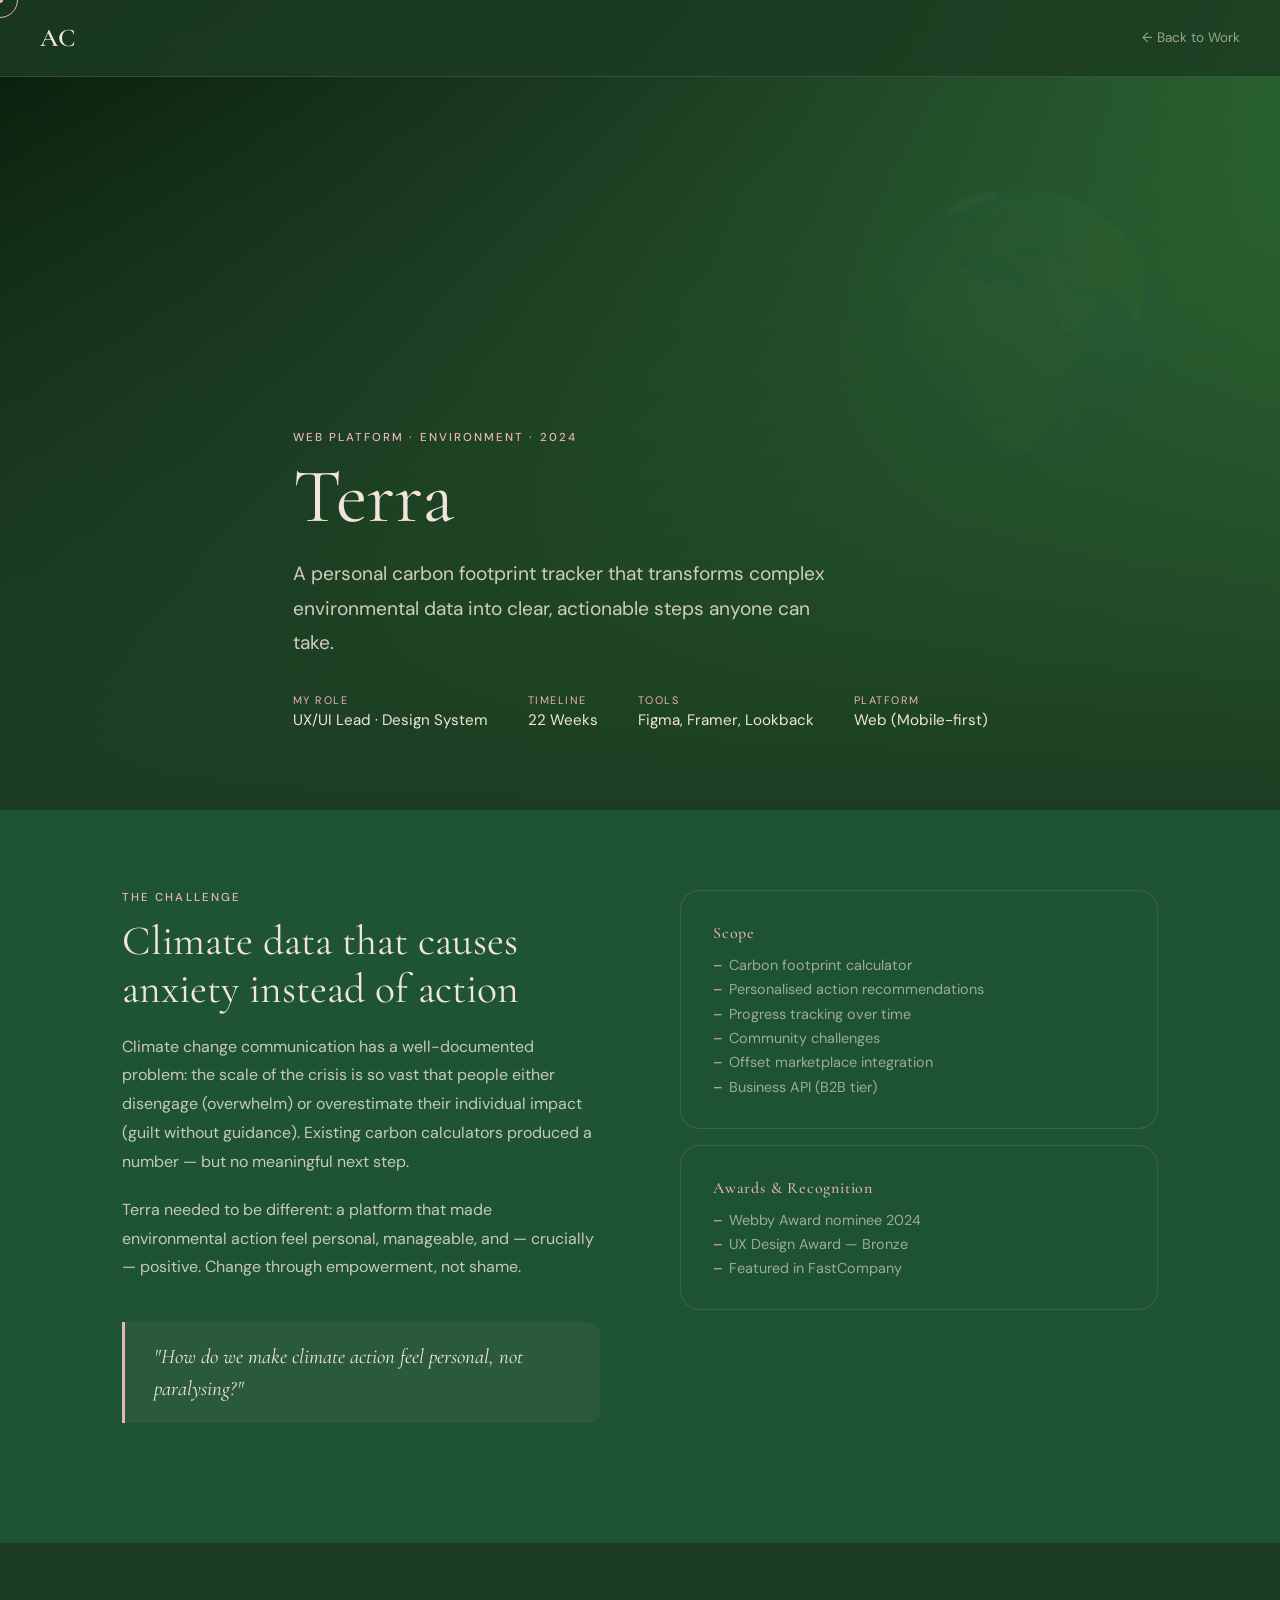
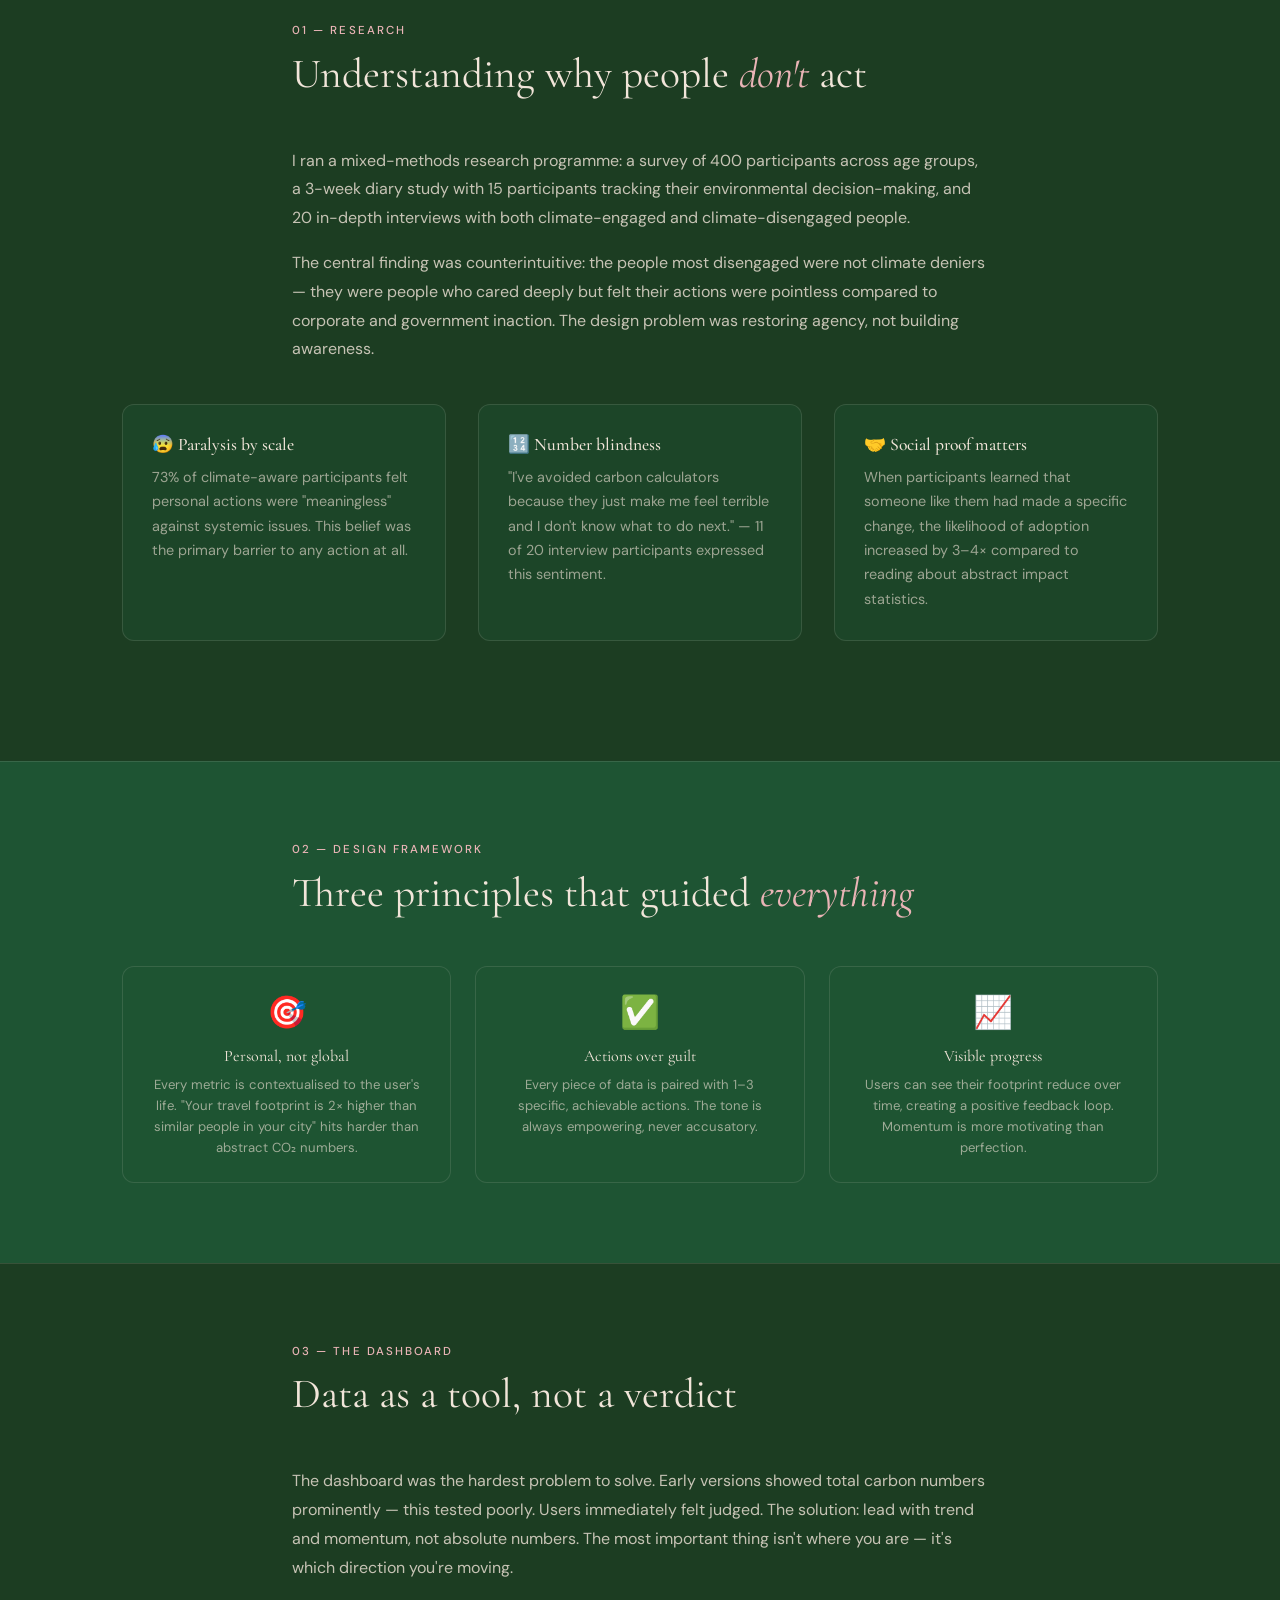
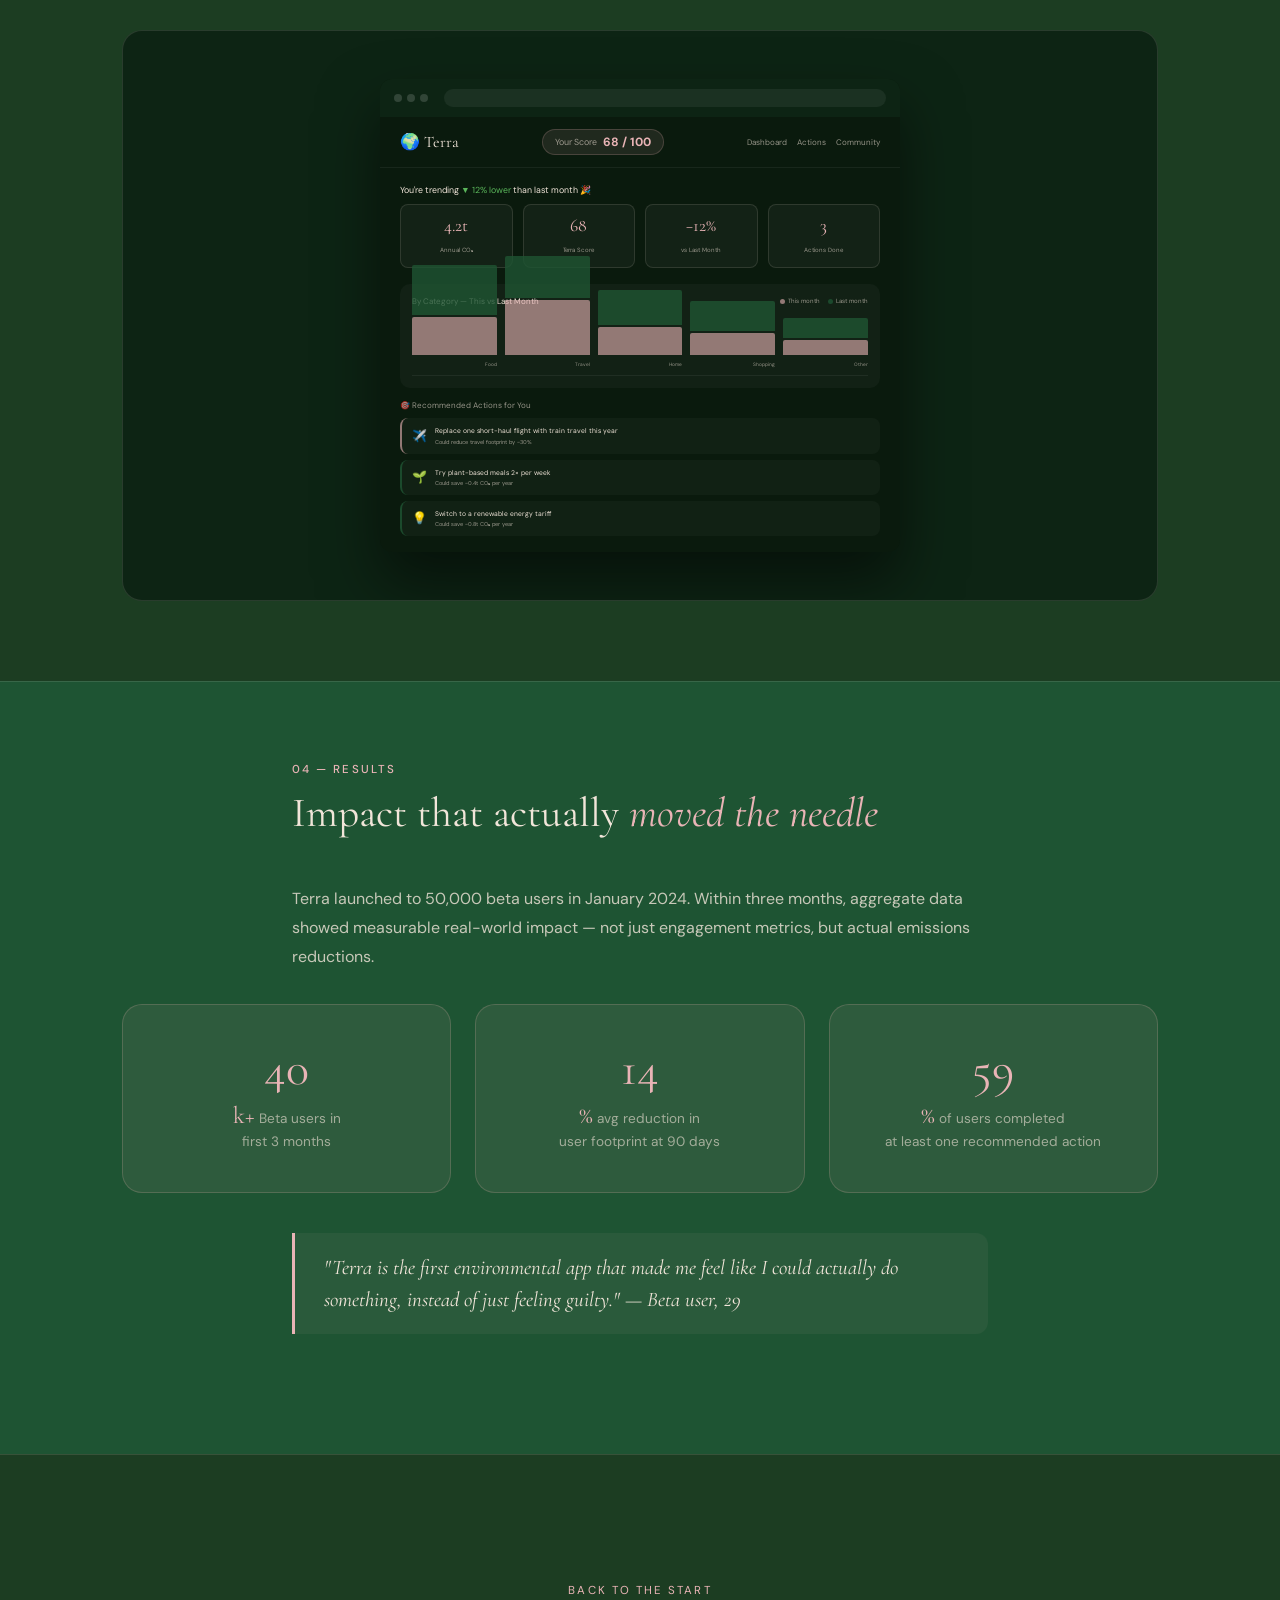
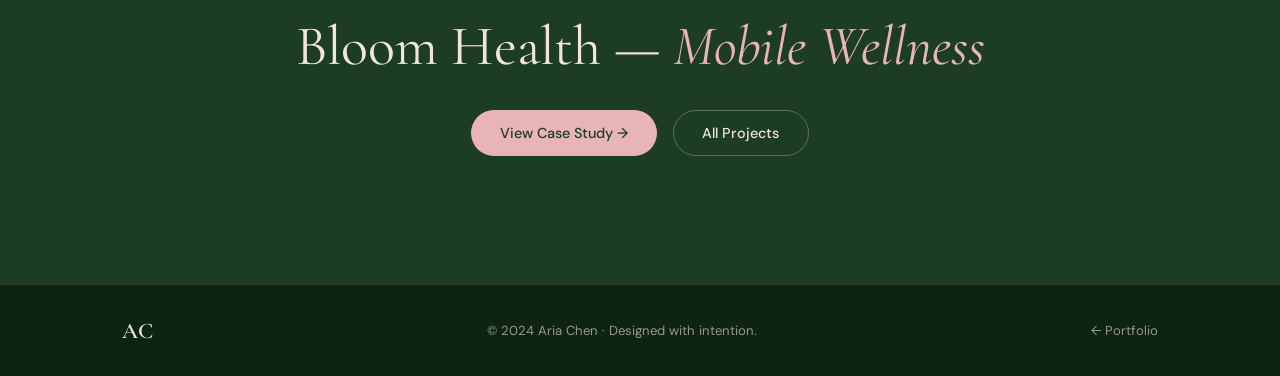
<file: projects/project-5.html>
<!DOCTYPE html>
<html lang="en">
<head>
  <meta charset="UTF-8">
  <meta name="viewport" content="width=device-width, initial-scale=1.0">
  <title>Terra — Aria Chen</title>
  <link rel="preconnect" href="https://fonts.googleapis.com">
  <link rel="preconnect" href="https://fonts.gstatic.com" crossorigin>
  <link href="https://fonts.googleapis.com/css2?family=Cormorant+Garamond:ital,wght@0,300;0,400;0,600;1,300;1,400;1,600&family=DM+Sans:ital,opsz,wght@0,9..40,300;0,9..40,400;0,9..40,500;1,9..40,300&display=swap" rel="stylesheet">
  <style>
:root {
  --dark: #1C3D22; --mid: #1E5433; --pink: #E9B4B6; --cream: #F1E5D9;
  --text-muted: rgba(241,229,217,0.6); --border: rgba(241,229,217,0.12);
  --radius: 20px; --radius-sm: 12px; --transition: 0.4s cubic-bezier(0.25, 0.46, 0.45, 0.94);
}
*, *::before, *::after { box-sizing: border-box; margin: 0; padding: 0; }
html { scroll-behavior: smooth; overflow-x: hidden; }
body { font-family: 'DM Sans', sans-serif; background: var(--dark); color: var(--cream); overflow-x: hidden; cursor: none; opacity: 0; transition: opacity 0.5s ease; }
a { text-decoration: none; color: inherit; }
img { display: block; max-width: 100%; }
::selection { background: var(--pink); color: var(--dark); }
.cursor { position: fixed; width: 36px; height: 36px; border: 1.5px solid var(--pink); border-radius: 50%; pointer-events: none; z-index: 9999; transform: translate(-50%, -50%); transition: width 0.3s, height 0.3s, background 0.3s; }
.cursor-dot { position: fixed; width: 6px; height: 6px; background: var(--pink); border-radius: 50%; pointer-events: none; z-index: 9999; transform: translate(-50%, -50%); }
@media (hover: none) { .cursor, .cursor-dot { display: none; } body { cursor: auto; } }
.scroll-progress { position: fixed; top: 0; left: 0; width: 0%; height: 2px; background: linear-gradient(90deg, var(--pink), var(--cream)); z-index: 10000; }
.nav { position: fixed; top: 0; left: 0; right: 0; z-index: 1000; display: flex; align-items: center; justify-content: space-between; padding: 1.4rem 2.5rem; background: rgba(28,61,34,0.85); backdrop-filter: blur(16px); border-bottom: 1px solid var(--border); }
.nav-logo { font-family: 'Cormorant Garamond', serif; font-size: 1.6rem; font-weight: 600; color: var(--cream); cursor: none; transition: color 0.3s; }
.nav-logo:hover { color: var(--pink); }
.nav-back { display: flex; align-items: center; gap: 0.5rem; font-size: 0.85rem; color: var(--text-muted); transition: color 0.3s, gap 0.3s; cursor: none; }
.nav-back:hover { color: var(--pink); gap: 0.8rem; }
.container { max-width: 1100px; margin: 0 auto; padding: 0 2rem; }
.container--narrow { max-width: 760px; margin: 0 auto; padding: 0 2rem; }
.label { font-size: 0.72rem; font-weight: 500; letter-spacing: 0.18em; text-transform: uppercase; color: var(--pink); margin-bottom: 0.8rem; }
h1, h2, h3 { font-family: 'Cormorant Garamond', serif; font-weight: 400; }
h1 { font-size: clamp(2.8rem, 6vw, 5rem); line-height: 1.05; }
h2 { font-size: clamp(1.8rem, 3.5vw, 2.6rem); line-height: 1.15; }
h3 { font-size: clamp(1.2rem, 2.5vw, 1.6rem); line-height: 1.2; }
em { font-style: italic; color: var(--pink); }
p { font-size: 1rem; line-height: 1.8; color: rgba(241,229,217,0.8); }
.btn { display: inline-flex; align-items: center; gap: 0.5rem; padding: 0.8rem 1.8rem; border-radius: 100px; font-family: 'DM Sans', sans-serif; font-size: 0.9rem; font-weight: 500; transition: var(--transition); cursor: none; border: none; }
.btn-primary { background: var(--pink); color: var(--dark); }
.btn-primary:hover { background: #f0c2c4; transform: translateY(-2px); box-shadow: 0 12px 30px rgba(233,180,182,0.3); }
.btn-ghost { background: transparent; color: var(--cream); border: 1.5px solid rgba(241,229,217,0.3); }
.btn-ghost:hover { border-color: var(--cream); transform: translateY(-2px); }
.proj-hero { min-height: 90vh; display: flex; flex-direction: column; justify-content: flex-end; padding: 9rem 0 5rem; position: relative; overflow: hidden; }
.proj-hero-bg { position: absolute; inset: 0; z-index: 0; }
.proj-hero-bg-overlay { position: absolute; inset: 0; background: linear-gradient(180deg, transparent 0%, rgba(28,61,34,0.6) 60%, var(--dark) 100%); z-index: 1; }
.proj-hero-content { position: relative; z-index: 2; }
.proj-meta { display: flex; flex-wrap: wrap; gap: 2.5rem; margin-top: 2rem; }
.proj-meta-item { display: flex; flex-direction: column; gap: 0.2rem; }
.proj-meta-label { font-size: 0.68rem; letter-spacing: 0.14em; text-transform: uppercase; color: var(--pink); }
.proj-meta-value { font-size: 0.95rem; color: var(--cream); }
.proj-overview { padding: 6rem 0; display: grid; grid-template-columns: 1fr 1fr; gap: 5rem; align-items: start; }
.proj-overview-text p { margin-bottom: 1.2rem; }
.aside-card { background: rgba(30,84,51,0.4); border: 1px solid var(--border); border-radius: var(--radius); padding: 2rem; }
.aside-card + .aside-card { margin-top: 1rem; }
.aside-title { font-family: 'Cormorant Garamond', serif; font-size: 1rem; color: var(--pink); margin-bottom: 0.8rem; font-weight: 500; letter-spacing: 0.05em; }
.aside-list { list-style: none; display: flex; flex-direction: column; gap: 0.4rem; }
.aside-list li { font-size: 0.9rem; color: var(--text-muted); padding-left: 1rem; position: relative; }
.aside-list li::before { content: '–'; position: absolute; left: 0; color: var(--pink); }
.proj-section { padding: 5rem 0; }
.proj-section + .proj-section { border-top: 1px solid var(--border); }
.proj-section-header { margin-bottom: 3rem; }
.proj-section-header h2 { margin-top: 0.5rem; }
.visual-block { border-radius: var(--radius); overflow: hidden; background: var(--mid); border: 1px solid var(--border); display: flex; align-items: center; justify-content: center; padding: 3rem; min-height: 300px; position: relative; }
.visual-block--tall { min-height: 500px; }
.visual-block--dark { background: #0d2414; }
.visual-block + .visual-block { margin-top: 1.5rem; }
.content-2col { display: grid; grid-template-columns: 1fr 1fr; gap: 3rem; margin: 2.5rem 0; }
.content-3col { display: grid; grid-template-columns: repeat(3, 1fr); gap: 2rem; margin: 2.5rem 0; }
.insight-card { background: rgba(30,84,51,0.4); border: 1px solid var(--border); border-radius: var(--radius-sm); padding: 1.8rem; }
.insight-card h4 { font-family: 'Cormorant Garamond', serif; font-size: 1.1rem; color: var(--cream); margin-bottom: 0.6rem; font-weight: 500; }
.insight-card p { font-size: 0.9rem; color: var(--text-muted); line-height: 1.7; margin: 0; }
.callout { border-left: 3px solid var(--pink); padding: 1.2rem 1.8rem; margin: 2.5rem 0; background: rgba(233,180,182,0.06); border-radius: 0 var(--radius-sm) var(--radius-sm) 0; }
.callout p { font-family: 'Cormorant Garamond', serif; font-size: 1.3rem; font-style: italic; color: var(--cream); margin: 0; line-height: 1.5; }
.step-list { display: flex; flex-direction: column; gap: 1.5rem; margin: 2rem 0; }
.step-item { display: flex; gap: 1.5rem; align-items: flex-start; }
.step-num { font-family: 'Cormorant Garamond', serif; font-size: 2rem; font-weight: 300; color: var(--pink); opacity: 0.4; line-height: 1; flex-shrink: 0; width: 2.5rem; text-align: right; }
.step-body h4 { font-family: 'Cormorant Garamond', serif; font-size: 1.1rem; color: var(--cream); font-weight: 500; margin-bottom: 0.3rem; }
.step-body p { font-size: 0.9rem; margin: 0; }
.results-grid { display: grid; grid-template-columns: repeat(3, 1fr); gap: 1.5rem; margin: 2rem 0; }
.result-card { text-align: center; padding: 2.5rem 1.5rem; background: rgba(233,180,182,0.08); border: 1px solid rgba(233,180,182,0.2); border-radius: var(--radius); }
.result-number { font-family: 'Cormorant Garamond', serif; font-size: 3rem; color: var(--pink); font-weight: 400; line-height: 1; display: block; margin-bottom: 0.5rem; }
.result-label { font-size: 0.85rem; color: var(--text-muted); line-height: 1.5; }
.next-project { padding: 8rem 0; text-align: center; border-top: 1px solid var(--border); position: relative; overflow: hidden; }
.next-label { font-size: 0.72rem; letter-spacing: 0.18em; text-transform: uppercase; color: var(--pink); margin-bottom: 1rem; }
.next-title { font-family: 'Cormorant Garamond', serif; font-size: clamp(2rem, 5vw, 3.5rem); color: var(--cream); margin-bottom: 2rem; }
.next-ctas { display: flex; gap: 1rem; justify-content: center; flex-wrap: wrap; }
.footer { background: #0d2414; padding: 2rem 0; border-top: 1px solid var(--border); }
.footer-inner { display: flex; align-items: center; justify-content: space-between; flex-wrap: wrap; gap: 1rem; }
.footer-logo { font-family: 'Cormorant Garamond', serif; font-size: 1.4rem; color: var(--cream); font-weight: 600; }
.footer-copy { font-size: 0.82rem; color: var(--text-muted); }
.footer-back { font-size: 0.82rem; color: var(--text-muted); transition: color 0.3s; cursor: none; }
.footer-back:hover { color: var(--pink); }
[data-animate] { opacity: 0; transform: translateY(30px); transition: opacity 0.7s cubic-bezier(0.25,0.46,0.45,0.94), transform 0.7s cubic-bezier(0.25,0.46,0.45,0.94); }
[data-animate].in-view { opacity: 1; transform: translateY(0); }
@media (max-width: 900px) { .proj-overview { grid-template-columns: 1fr; gap: 3rem; } .content-2col { grid-template-columns: 1fr; gap: 2rem; } .content-3col { grid-template-columns: 1fr 1fr; } .results-grid { grid-template-columns: 1fr 1fr; } }
@media (max-width: 600px) { .nav { padding: 1rem 1.2rem; } .container, .container--narrow { padding: 0 1.2rem; } .proj-hero { min-height: 70vh; padding: 8rem 0 4rem; } .proj-section { padding: 3.5rem 0; } .content-3col { grid-template-columns: 1fr; } .results-grid { grid-template-columns: 1fr; } .visual-block { padding: 1.5rem; min-height: 200px; } .proj-meta { gap: 1.5rem; } .footer-inner { flex-direction: column; align-items: center; text-align: center; } }
  </style>
  <style>
    .proj-hero-bg {
      background: linear-gradient(135deg, #071a08 0%, #1C3D22 35%, #2d6b34 70%, #3d9040 120%);
    }
    .terra-demo {
      display: flex; gap: 2rem; justify-content: center; align-items: flex-start; flex-wrap: wrap;
    }
    .td-browser {
      width: 520px;
      background: #0a1a0d;
      border-radius: 12px;
      overflow: hidden;
      box-shadow: 0 30px 60px rgba(0,0,0,0.5);
    }
    .td-chrome {
      display: flex; align-items: center; gap: 6px; padding: 10px 14px; background: #0d2414;
    }
    .td-dots { display: flex; gap: 5px; }
    .td-dots span { width: 8px; height: 8px; border-radius: 50%; background: rgba(255,255,255,0.15); }
    .td-url { flex:1; height: 18px; background: rgba(255,255,255,0.06); border-radius: 9px; margin-left: 10px; }
    .td-nav {
      display: flex; align-items: center; justify-content: space-between;
      padding: 12px 20px; border-bottom: 1px solid rgba(255,255,255,0.06);
    }
    .td-logo { font-family: 'Cormorant Garamond', serif; font-size: 1rem; color: var(--cream); }
    .td-score-badge {
      display: flex; align-items: center; gap: 6px;
      padding: 4px 12px; background: rgba(233,180,182,0.1);
      border: 1px solid rgba(233,180,182,0.2); border-radius: 20px;
    }
    .td-score-badge span { font-size: 0.55rem; color: var(--text-muted); }
    .td-score-badge strong { font-size: 0.75rem; color: var(--pink); }
    .td-body { padding: 16px 20px; }
    .td-overview { display: flex; gap: 10px; margin-bottom: 16px; }
    .td-stat {
      flex:1; padding: 10px; background: rgba(255,255,255,0.04);
      border: 1px solid var(--border); border-radius: 8px; text-align: center;
    }
    .td-stat-num { font-family: 'Cormorant Garamond', serif; font-size: 1.1rem; color: var(--pink); display: block; }
    .td-stat-label { font-size: 0.38rem; color: var(--text-muted); }
    .td-chart-wrap {
      background: rgba(255,255,255,0.03); border-radius: 10px; padding: 12px; margin-bottom: 12px;
    }
    .td-chart-header {
      display: flex; justify-content: space-between; margin-bottom: 10px;
    }
    .td-chart-title { font-size: 0.5rem; color: var(--cream); }
    .td-chart-legend { display: flex; gap: 8px; }
    .td-legend-item { display: flex; align-items: center; gap: 3px; font-size: 0.38rem; color: var(--text-muted); }
    .td-legend-dot { width: 5px; height: 5px; border-radius: 50%; }
    .td-bars {
      display: flex; gap: 8px; align-items: flex-end; height: 60px; padding-bottom: 8px;
      border-bottom: 1px solid rgba(255,255,255,0.06);
    }
    .td-bar-group { flex:1; display: flex; gap: 2px; align-items: flex-end; flex-direction: column; }
    .td-bar { width: 100%; border-radius: 2px 2px 0 0; }
    .td-bar--this { background: rgba(233,180,182,0.6); }
    .td-bar--last { background: rgba(30,84,51,0.8); }
    .td-bar-label { font-size: 0.3rem; color: var(--text-muted); text-align: center; margin-top: 4px; }
    .td-tips { display: flex; flex-direction: column; gap: 6px; }
    .td-tip {
      display: flex; align-items: center; gap: 8px;
      padding: 8px 10px; background: rgba(255,255,255,0.03);
      border-radius: 8px; border-left: 2px solid rgba(30,84,51,0.8);
    }
    .td-tip--hi { border-left-color: rgba(233,180,182,0.6); }
    .td-tip-icon { font-size: 0.75rem; flex-shrink: 0; }
    .td-tip-text { font-size: 0.42rem; color: var(--cream); line-height: 1.5; }
    .td-tip-impact { font-size: 0.35rem; color: var(--text-muted); margin-top: 1px; }

    .framework-visual {
      display: grid; grid-template-columns: repeat(3, 1fr); gap: 1.5rem;
    }
    .fv-card {
      padding: 1.5rem; background: rgba(30,84,51,0.2);
      border: 1px solid var(--border); border-radius: var(--radius-sm);
      text-align: center;
    }
    .fv-icon { font-size: 2rem; margin-bottom: 0.8rem; }
    .fv-title { font-family: 'Cormorant Garamond', serif; font-size: 1rem; color: var(--cream); margin-bottom: 0.5rem; }
    .fv-text { font-size: 0.82rem; color: var(--text-muted); line-height: 1.6; margin: 0; }
  </style>
</head>
<body>
  <div class="cursor" id="cursor"></div>
  <div class="cursor-dot" id="cursorDot"></div>
  <div class="scroll-progress" id="scrollProgress"></div>

  <nav class="nav">
    <a href="../index.html" class="nav-logo">AC</a>
    <a href="../index.html#projects" class="nav-back">← Back to Work</a>
  </nav>

  <section class="proj-hero">
    <div class="proj-hero-bg">
      <div class="proj-hero-bg-overlay"></div>
      <div style="position:absolute;inset:0;overflow:hidden;pointer-events:none;">
        <div style="position:absolute;right:8%;top:20%;font-size:16rem;opacity:0.04;user-select:none;">🌍</div>
      </div>
    </div>
    <div class="container proj-hero-content">
      <div class="label" data-animate>Web Platform · Environment · 2024</div>
      <h1 data-animate>Terra</h1>
      <p style="max-width:560px;font-size:1.2rem;margin-top:1.2rem;color:rgba(241,229,217,0.85);" data-animate>
        A personal carbon footprint tracker that transforms complex environmental data into clear, actionable steps anyone can take.
      </p>
      <div class="proj-meta" data-animate>
        <div class="proj-meta-item">
          <span class="proj-meta-label">My Role</span>
          <span class="proj-meta-value">UX/UI Lead · Design System</span>
        </div>
        <div class="proj-meta-item">
          <span class="proj-meta-label">Timeline</span>
          <span class="proj-meta-value">22 Weeks</span>
        </div>
        <div class="proj-meta-item">
          <span class="proj-meta-label">Tools</span>
          <span class="proj-meta-value">Figma, Framer, Lookback</span>
        </div>
        <div class="proj-meta-item">
          <span class="proj-meta-label">Platform</span>
          <span class="proj-meta-value">Web (Mobile-first)</span>
        </div>
      </div>
    </div>
  </section>

  <section style="padding:5rem 0;background:var(--mid);">
    <div class="container">
      <div class="proj-overview" style="padding:0;">
        <div class="proj-overview-text" data-animate>
          <div class="label">The Challenge</div>
          <h2>Climate data that causes anxiety instead of action</h2>
          <p style="margin-top:1.2rem;">Climate change communication has a well-documented problem: the scale of the crisis is so vast that people either disengage (overwhelm) or overestimate their individual impact (guilt without guidance). Existing carbon calculators produced a number — but no meaningful next step.</p>
          <p>Terra needed to be different: a platform that made environmental action feel personal, manageable, and — crucially — positive. Change through empowerment, not shame.</p>
          <div class="callout">
            <p>"How do we make climate action feel personal, not paralysing?"</p>
          </div>
        </div>
        <div class="proj-overview-aside" data-animate>
          <div class="aside-card">
            <div class="aside-title">Scope</div>
            <ul class="aside-list">
              <li>Carbon footprint calculator</li>
              <li>Personalised action recommendations</li>
              <li>Progress tracking over time</li>
              <li>Community challenges</li>
              <li>Offset marketplace integration</li>
              <li>Business API (B2B tier)</li>
            </ul>
          </div>
          <div class="aside-card">
            <div class="aside-title">Awards & Recognition</div>
            <ul class="aside-list">
              <li>Webby Award nominee 2024</li>
              <li>UX Design Award — Bronze</li>
              <li>Featured in FastCompany</li>
            </ul>
          </div>
        </div>
      </div>
    </div>
  </section>

  <section class="proj-section">
    <div class="container--narrow">
      <div class="proj-section-header" data-animate>
        <div class="label">01 — Research</div>
        <h2>Understanding why people <em>don't</em> act</h2>
      </div>
      <p data-animate>I ran a mixed-methods research programme: a survey of 400 participants across age groups, a 3-week diary study with 15 participants tracking their environmental decision-making, and 20 in-depth interviews with both climate-engaged and climate-disengaged people.</p>
      <p data-animate style="margin-top:1rem;">The central finding was counterintuitive: the people most disengaged were not climate deniers — they were people who cared deeply but felt their actions were pointless compared to corporate and government inaction. The design problem was restoring agency, not building awareness.</p>
    </div>
    <div class="container" style="margin-top:2.5rem;">
      <div class="content-3col">
        <div class="insight-card" data-animate>
          <h4>😰 Paralysis by scale</h4>
          <p>73% of climate-aware participants felt personal actions were "meaningless" against systemic issues. This belief was the primary barrier to any action at all.</p>
        </div>
        <div class="insight-card" data-animate>
          <h4>🔢 Number blindness</h4>
          <p>"I've avoided carbon calculators because they just make me feel terrible and I don't know what to do next." — 11 of 20 interview participants expressed this sentiment.</p>
        </div>
        <div class="insight-card" data-animate>
          <h4>🤝 Social proof matters</h4>
          <p>When participants learned that someone like them had made a specific change, the likelihood of adoption increased by 3–4× compared to reading about abstract impact statistics.</p>
        </div>
      </div>
    </div>
  </section>

  <section class="proj-section" style="background:var(--mid);">
    <div class="container--narrow">
      <div class="proj-section-header" data-animate>
        <div class="label">02 — Design Framework</div>
        <h2>Three principles that guided <em>everything</em></h2>
      </div>
    </div>
    <div class="container" style="margin-top:2.5rem;">
      <div class="framework-visual">
        <div class="fv-card" data-animate>
          <div class="fv-icon">🎯</div>
          <div class="fv-title">Personal, not global</div>
          <p class="fv-text">Every metric is contextualised to the user's life. "Your travel footprint is 2× higher than similar people in your city" hits harder than abstract CO₂ numbers.</p>
        </div>
        <div class="fv-card" data-animate>
          <div class="fv-icon">✅</div>
          <div class="fv-title">Actions over guilt</div>
          <p class="fv-text">Every piece of data is paired with 1–3 specific, achievable actions. The tone is always empowering, never accusatory.</p>
        </div>
        <div class="fv-card" data-animate>
          <div class="fv-icon">📈</div>
          <div class="fv-title">Visible progress</div>
          <p class="fv-text">Users can see their footprint reduce over time, creating a positive feedback loop. Momentum is more motivating than perfection.</p>
        </div>
      </div>
    </div>
  </section>

  <section class="proj-section">
    <div class="container--narrow">
      <div class="proj-section-header" data-animate>
        <div class="label">03 — The Dashboard</div>
        <h2>Data as a tool, not a verdict</h2>
      </div>
      <p data-animate>The dashboard was the hardest problem to solve. Early versions showed total carbon numbers prominently — this tested poorly. Users immediately felt judged. The solution: lead with trend and momentum, not absolute numbers. The most important thing isn't where you are — it's which direction you're moving.</p>
    </div>
    <div class="container" style="margin-top:3rem;">
      <div class="visual-block visual-block--dark visual-block--tall" data-animate>
        <div class="terra-demo">
          <div class="td-browser">
            <div class="td-chrome">
              <div class="td-dots"><span></span><span></span><span></span></div>
              <div class="td-url"></div>
            </div>
            <div class="td-nav">
              <div class="td-logo">🌍 Terra</div>
              <div class="td-score-badge">
                <span>Your Score</span>
                <strong>68 / 100</strong>
              </div>
              <div style="display:flex;gap:10px;">
                <div style="font-size:0.5rem;color:var(--text-muted);">Dashboard</div>
                <div style="font-size:0.5rem;color:var(--text-muted);">Actions</div>
                <div style="font-size:0.5rem;color:var(--text-muted);">Community</div>
              </div>
            </div>
            <div class="td-body">
              <div style="font-size:0.55rem;color:var(--cream);margin-bottom:8px;">
                You're trending <span style="color:rgba(100,200,100,0.9);">▼ 12% lower</span> than last month 🎉
              </div>
              <div class="td-overview">
                <div class="td-stat">
                  <span class="td-stat-num">4.2t</span>
                  <span class="td-stat-label">Annual CO₂</span>
                </div>
                <div class="td-stat">
                  <span class="td-stat-num">68</span>
                  <span class="td-stat-label">Terra Score</span>
                </div>
                <div class="td-stat">
                  <span class="td-stat-num">−12%</span>
                  <span class="td-stat-label">vs Last Month</span>
                </div>
                <div class="td-stat">
                  <span class="td-stat-num">3</span>
                  <span class="td-stat-label">Actions Done</span>
                </div>
              </div>
              <div class="td-chart-wrap">
                <div class="td-chart-header">
                  <div class="td-chart-title">By Category — This vs Last Month</div>
                  <div class="td-chart-legend">
                    <div class="td-legend-item">
                      <div class="td-legend-dot" style="background:rgba(233,180,182,0.6)"></div>
                      <span>This month</span>
                    </div>
                    <div class="td-legend-item">
                      <div class="td-legend-dot" style="background:rgba(30,84,51,0.8)"></div>
                      <span>Last month</span>
                    </div>
                  </div>
                </div>
                <div class="td-bars">
                  <div class="td-bar-group">
                    <div class="td-bar td-bar--last" style="height:50px;"></div>
                    <div class="td-bar td-bar--this" style="height:38px;"></div>
                    <div class="td-bar-label">Food</div>
                  </div>
                  <div class="td-bar-group">
                    <div class="td-bar td-bar--last" style="height:42px;"></div>
                    <div class="td-bar td-bar--this" style="height:55px;"></div>
                    <div class="td-bar-label">Travel</div>
                  </div>
                  <div class="td-bar-group">
                    <div class="td-bar td-bar--last" style="height:35px;"></div>
                    <div class="td-bar td-bar--this" style="height:28px;"></div>
                    <div class="td-bar-label">Home</div>
                  </div>
                  <div class="td-bar-group">
                    <div class="td-bar td-bar--last" style="height:30px;"></div>
                    <div class="td-bar td-bar--this" style="height:22px;"></div>
                    <div class="td-bar-label">Shopping</div>
                  </div>
                  <div class="td-bar-group">
                    <div class="td-bar td-bar--last" style="height:20px;"></div>
                    <div class="td-bar td-bar--this" style="height:15px;"></div>
                    <div class="td-bar-label">Other</div>
                  </div>
                </div>
              </div>
              <div style="font-size:0.5rem;color:var(--text-muted);margin-bottom:8px;">🎯 Recommended Actions for You</div>
              <div class="td-tips">
                <div class="td-tip td-tip--hi">
                  <div class="td-tip-icon">✈️</div>
                  <div>
                    <div class="td-tip-text">Replace one short-haul flight with train travel this year</div>
                    <div class="td-tip-impact">Could reduce travel footprint by ~30%</div>
                  </div>
                </div>
                <div class="td-tip">
                  <div class="td-tip-icon">🌱</div>
                  <div>
                    <div class="td-tip-text">Try plant-based meals 2× per week</div>
                    <div class="td-tip-impact">Could save ~0.4t CO₂ per year</div>
                  </div>
                </div>
                <div class="td-tip">
                  <div class="td-tip-icon">💡</div>
                  <div>
                    <div class="td-tip-text">Switch to a renewable energy tariff</div>
                    <div class="td-tip-impact">Could save ~0.8t CO₂ per year</div>
                  </div>
                </div>
              </div>
            </div>
          </div>
        </div>
      </div>
    </div>
  </section>

  <section class="proj-section" style="background:var(--mid);">
    <div class="container--narrow">
      <div class="proj-section-header" data-animate>
        <div class="label">04 — Results</div>
        <h2>Impact that actually <em>moved the needle</em></h2>
      </div>
      <p data-animate>Terra launched to 50,000 beta users in January 2024. Within three months, aggregate data showed measurable real-world impact — not just engagement metrics, but actual emissions reductions.</p>
    </div>
    <div class="container" style="margin-top:2rem;">
      <div class="results-grid">
        <div class="result-card" data-animate>
          <span class="result-number" data-count="50">0</span><span style="font-family:'Cormorant Garamond',serif;font-size:1.5rem;color:var(--pink);">k+</span>
          <span class="result-label">Beta users in<br>first 3 months</span>
        </div>
        <div class="result-card" data-animate>
          <span class="result-number" data-count="18">0</span><span style="font-family:'Cormorant Garamond',serif;font-size:1.5rem;color:var(--pink);">%</span>
          <span class="result-label">avg reduction in<br>user footprint at 90 days</span>
        </div>
        <div class="result-card" data-animate>
          <span class="result-number" data-count="74">0</span><span style="font-family:'Cormorant Garamond',serif;font-size:1.5rem;color:var(--pink);">%</span>
          <span class="result-label">of users completed<br>at least one recommended action</span>
        </div>
      </div>
    </div>
    <div class="container--narrow" style="margin-top:2.5rem;">
      <div class="callout" data-animate>
        <p>"Terra is the first environmental app that made me feel like I could actually do something, instead of just feeling guilty." — Beta user, 29</p>
      </div>
    </div>
  </section>

  <section class="next-project">
    <div class="container">
      <div class="next-label" data-animate>Back to the start</div>
      <h2 class="next-title" data-animate>Bloom Health — <em>Mobile Wellness</em></h2>
      <div class="next-ctas" data-animate>
        <a href="project-1.html" class="btn btn-primary">View Case Study →</a>
        <a href="../index.html#projects" class="btn btn-ghost">All Projects</a>
      </div>
    </div>
  </section>

  <footer class="footer">
    <div class="container">
      <div class="footer-inner">
        <span class="footer-logo">AC</span>
        <p class="footer-copy">© 2024 Aria Chen · Designed with intention.</p>
        <a href="../index.html" class="footer-back">← Portfolio</a>
      </div>
    </div>
  </footer>

  <script>
(function () {
  'use strict';
  const cursor = document.getElementById('cursor');
  const cursorDot = document.getElementById('cursorDot');
  let mouseX = 0, mouseY = 0, cX = 0, cY = 0;
  document.addEventListener('mousemove', e => {
    mouseX = e.clientX; mouseY = e.clientY;
    if (cursorDot) { cursorDot.style.left = mouseX + 'px'; cursorDot.style.top = mouseY + 'px'; }
  });
  function animCursor() {
    cX += (mouseX - cX) * 0.12; cY += (mouseY - cY) * 0.12;
    if (cursor) { cursor.style.left = cX + 'px'; cursor.style.top = cY + 'px'; }
    requestAnimationFrame(animCursor);
  }
  animCursor();
  const bar = document.getElementById('scrollProgress');
  function updateBar() {
    if (!bar) return;
    const pct = (window.scrollY / (document.documentElement.scrollHeight - window.innerHeight)) * 100;
    bar.style.width = pct + '%';
  }
  const els = document.querySelectorAll('[data-animate]');
  const obs = new IntersectionObserver(entries => {
    entries.forEach(e => {
      if (e.isIntersecting) { e.target.classList.add('in-view'); obs.unobserve(e.target); }
    });
  }, { threshold: 0.1, rootMargin: '0px 0px -40px 0px' });
  els.forEach(el => obs.observe(el));
  document.querySelectorAll('[data-count]').forEach(el => {
    const cobs = new IntersectionObserver(entries => {
      if (!entries[0].isIntersecting) return;
      const target = parseInt(el.dataset.count, 10);
      const dur = 1400; const start = performance.now();
      function tick(now) {
        const p = Math.min((now - start) / dur, 1);
        const ease = 1 - Math.pow(1 - p, 3);
        el.textContent = Math.round(ease * target);
        if (p < 1) requestAnimationFrame(tick); else el.textContent = target;
      }
      requestAnimationFrame(tick);
      cobs.unobserve(el);
    }, { threshold: 0.5 });
    cobs.observe(el);
  });
  window.addEventListener('scroll', updateBar, { passive: true });
  updateBar();
  document.body.style.opacity = '1';
  document.querySelectorAll('a[href^="#"]').forEach(a => {
    a.addEventListener('click', e => {
      const t = document.querySelector(a.getAttribute('href'));
      if (t) { e.preventDefault(); window.scrollTo({ top: t.offsetTop - 70, behavior: 'smooth' }); }
    });
  });
})();
  </script>
</body>
</html>
</file>
<file: css/style.css>
/* ============================================
   ARIA CHEN — UI/UX PORTFOLIO
   Color Palette:
   --dark-green  : #1C3D22
   --mid-green   : #1E5433
   --pink        : #E9B4B6
   --cream       : #F1E5D9
============================================ */

/* ===== RESET & BASE ===== */
*, *::before, *::after { box-sizing: border-box; margin: 0; padding: 0; }

:root {
  --dark: #1C3D22;
  --mid:  #1E5433;
  --pink: #E9B4B6;
  --cream: #F1E5D9;
  --text-light: #F1E5D9;
  --text-muted: rgba(241,229,217,0.6);
  --card-bg: rgba(30,84,51,0.5);
  --border: rgba(241,229,217,0.12);
  --radius: 20px;
  --radius-sm: 12px;
  --transition: 0.4s cubic-bezier(0.25, 0.46, 0.45, 0.94);
  --transition-fast: 0.2s ease;
}

html { scroll-behavior: smooth; overflow-x: hidden; }

body {
  font-family: 'DM Sans', sans-serif;
  background-color: var(--dark);
  color: var(--cream);
  overflow-x: hidden;
  cursor: none;
}

a { text-decoration: none; color: inherit; }
img { display: block; max-width: 100%; }

::selection {
  background: var(--pink);
  color: var(--dark);
}

/* ===== CUSTOM CURSOR ===== */
.cursor {
  position: fixed;
  width: 36px;
  height: 36px;
  border: 1.5px solid var(--pink);
  border-radius: 50%;
  pointer-events: none;
  z-index: 9999;
  transform: translate(-50%, -50%);
  transition: width 0.3s, height 0.3s, background 0.3s, border-color 0.3s;
  mix-blend-mode: normal;
}
.cursor-dot {
  position: fixed;
  width: 6px;
  height: 6px;
  background: var(--pink);
  border-radius: 50%;
  pointer-events: none;
  z-index: 9999;
  transform: translate(-50%, -50%);
  transition: transform 0.1s;
}
body:has(a:hover) .cursor,
body:has(button:hover) .cursor {
  width: 56px;
  height: 56px;
  background: rgba(233,180,182,0.12);
  border-color: var(--pink);
}
@media (hover: none) {
  .cursor, .cursor-dot { display: none; }
  body { cursor: auto; }
}

/* ===== SCROLL PROGRESS ===== */
.scroll-progress {
  position: fixed;
  top: 0; left: 0;
  width: 0%;
  height: 2px;
  background: linear-gradient(90deg, var(--pink), var(--cream));
  z-index: 10000;
  transition: width 0.1s linear;
}

/* ===== TYPOGRAPHY ===== */
.section-label {
  font-size: 0.72rem;
  font-weight: 500;
  letter-spacing: 0.18em;
  text-transform: uppercase;
  color: var(--pink);
  margin-bottom: 1rem;
}

.section-title {
  font-family: 'Cormorant Garamond', serif;
  font-size: clamp(2.2rem, 5vw, 3.6rem);
  font-weight: 400;
  line-height: 1.1;
  color: var(--cream);
  margin-bottom: 1.2rem;
}
.section-title em {
  font-style: italic;
  color: var(--pink);
}

.section-sub {
  font-size: 1.05rem;
  color: var(--text-muted);
  max-width: 520px;
  line-height: 1.7;
}

/* ===== CONTAINER ===== */
.container {
  max-width: 1180px;
  margin: 0 auto;
  padding: 0 2rem;
}

/* ===== BUTTONS ===== */
.btn {
  display: inline-flex;
  align-items: center;
  gap: 0.5rem;
  padding: 0.8rem 1.8rem;
  border-radius: 100px;
  font-family: 'DM Sans', sans-serif;
  font-size: 0.9rem;
  font-weight: 500;
  letter-spacing: 0.02em;
  transition: var(--transition);
  cursor: none;
  border: none;
  position: relative;
  overflow: hidden;
}
.btn::after {
  content: '';
  position: absolute;
  inset: 0;
  background: rgba(255,255,255,0.1);
  opacity: 0;
  transition: opacity 0.3s;
}
.btn:hover::after { opacity: 1; }

.btn-primary {
  background: var(--pink);
  color: var(--dark);
}
.btn-primary:hover {
  background: #f0c2c4;
  transform: translateY(-2px);
  box-shadow: 0 12px 30px rgba(233,180,182,0.3);
}

.btn-ghost {
  background: transparent;
  color: var(--cream);
  border: 1.5px solid rgba(241,229,217,0.3);
}
.btn-ghost:hover {
  border-color: var(--cream);
  transform: translateY(-2px);
}

.btn-lg {
  padding: 1rem 2.4rem;
  font-size: 1rem;
}

/* ===== NAVIGATION ===== */
.nav {
  position: fixed;
  top: 0; left: 0; right: 0;
  z-index: 1000;
  display: flex;
  align-items: center;
  justify-content: space-between;
  padding: 1.4rem 2.5rem;
  transition: background 0.4s, backdrop-filter 0.4s, padding 0.4s;
}
.nav.scrolled {
  background: rgba(28, 61, 34, 0.85);
  backdrop-filter: blur(16px);
  padding: 1rem 2.5rem;
  border-bottom: 1px solid var(--border);
}

.nav-logo {
  font-family: 'Cormorant Garamond', serif;
  font-size: 1.6rem;
  font-weight: 600;
  color: var(--cream);
  letter-spacing: 0.05em;
  cursor: none;
  transition: color 0.3s;
}
.nav-logo:hover { color: var(--pink); }

.nav-links {
  display: flex;
  list-style: none;
  gap: 2.5rem;
}

.nav-link {
  font-size: 0.88rem;
  font-weight: 400;
  letter-spacing: 0.04em;
  color: rgba(241,229,217,0.7);
  transition: color 0.3s;
  position: relative;
  cursor: none;
}
.nav-link::after {
  content: '';
  position: absolute;
  bottom: -3px; left: 0;
  width: 0; height: 1px;
  background: var(--pink);
  transition: width 0.3s;
}
.nav-link:hover,
.nav-link.active { color: var(--cream); }
.nav-link:hover::after,
.nav-link.active::after { width: 100%; }

.nav-toggle {
  display: none;
  flex-direction: column;
  gap: 5px;
  background: none;
  border: none;
  cursor: none;
  padding: 4px;
}
.nav-toggle span {
  display: block;
  width: 24px;
  height: 1.5px;
  background: var(--cream);
  transition: var(--transition);
  transform-origin: center;
}
.nav-toggle.open span:nth-child(1) { transform: translateY(6.5px) rotate(45deg); }
.nav-toggle.open span:nth-child(2) { opacity: 0; }
.nav-toggle.open span:nth-child(3) { transform: translateY(-6.5px) rotate(-45deg); }

/* ===== HERO ===== */
.hero {
  min-height: 100vh;
  display: grid;
  grid-template-columns: 1fr 1fr;
  grid-template-rows: 1fr auto;
  align-items: center;
  padding: 8rem 2.5rem 4rem;
  max-width: 1180px;
  margin: 0 auto;
  gap: 4rem;
  position: relative;
}

.hero-shapes {
  position: fixed;
  inset: 0;
  pointer-events: none;
  z-index: 0;
  overflow: hidden;
}
.shape {
  position: absolute;
  border-radius: 50%;
  opacity: 0.08;
}
.shape-circle-lg {
  width: 600px; height: 600px;
  background: radial-gradient(circle, var(--pink), transparent 70%);
  top: -200px; right: -150px;
  animation: floatSlow 12s ease-in-out infinite;
}
.shape-circle-sm {
  width: 300px; height: 300px;
  background: radial-gradient(circle, var(--mid), transparent 70%);
  bottom: 10%; left: -100px;
  animation: floatSlow 9s ease-in-out infinite reverse;
}
.shape-blob {
  width: 400px; height: 400px;
  background: var(--pink);
  border-radius: 60% 40% 70% 30% / 50% 60% 40% 50%;
  top: 40%; left: 50%;
  opacity: 0.04;
  animation: morph 15s ease-in-out infinite;
}

@keyframes floatSlow {
  0%, 100% { transform: translateY(0px); }
  50% { transform: translateY(-30px); }
}
@keyframes morph {
  0%,100% { border-radius: 60% 40% 70% 30% / 50% 60% 40% 50%; }
  33% { border-radius: 30% 70% 40% 60% / 60% 30% 70% 40%; }
  66% { border-radius: 50% 50% 30% 70% / 40% 60% 40% 60%; }
}

.hero-content {
  position: relative;
  z-index: 1;
  grid-column: 1;
}

.hero-eyebrow {
  font-size: 0.78rem;
  letter-spacing: 0.16em;
  text-transform: uppercase;
  color: var(--pink);
  margin-bottom: 1.5rem;
  font-weight: 500;
}

.hero-title {
  font-family: 'Cormorant Garamond', serif;
  font-size: clamp(3.5rem, 7vw, 5.8rem);
  font-weight: 300;
  line-height: 1.0;
  margin-bottom: 1.8rem;
  display: flex;
  flex-direction: column;
}
.hero-line { display: block; }
.hero-line--accent {
  color: var(--pink);
  font-style: italic;
}

.hero-sub {
  font-size: 1.05rem;
  color: var(--text-muted);
  line-height: 1.75;
  max-width: 440px;
  margin-bottom: 2.5rem;
}

.hero-cta {
  display: flex;
  gap: 1rem;
  flex-wrap: wrap;
}

/* Hero visual */
.hero-visual {
  position: relative;
  z-index: 1;
  grid-column: 2;
  display: flex;
  justify-content: center;
  align-items: center;
}

.hero-avatar {
  width: 320px;
  height: 380px;
  border-radius: 50% 50% 50% 50% / 40% 40% 60% 60%;
  overflow: hidden;
  position: relative;
  z-index: 2;
  box-shadow: 0 40px 80px rgba(0,0,0,0.3);
}
.hero-avatar svg { width: 100%; height: 100%; }

.hero-card {
  position: absolute;
  background: rgba(30,84,51,0.8);
  backdrop-filter: blur(12px);
  border: 1px solid var(--border);
  border-radius: 100px;
  padding: 0.5rem 1rem 0.5rem 0.5rem;
  display: flex;
  align-items: center;
  gap: 0.5rem;
  font-size: 0.8rem;
  color: var(--cream);
  z-index: 3;
  white-space: nowrap;
  animation: floatCard 4s ease-in-out infinite;
}
.hcard-dot {
  width: 8px; height: 8px;
  border-radius: 50%;
  background: var(--pink);
  flex-shrink: 0;
}
.card-1 { top: 10%; left: -30px; animation-delay: 0s; }
.card-2 { top: 50%; right: -20px; animation-delay: 1.3s; }
.card-3 { bottom: 15%; left: -10px; animation-delay: 0.7s; }

@keyframes floatCard {
  0%, 100% { transform: translateY(0); }
  50% { transform: translateY(-8px); }
}

/* Hero scroll */
.hero-scroll {
  grid-column: 1 / -1;
  display: flex;
  align-items: center;
  gap: 1rem;
  font-size: 0.75rem;
  letter-spacing: 0.12em;
  text-transform: uppercase;
  color: var(--text-muted);
  align-self: end;
}
.scroll-line {
  width: 50px;
  height: 1px;
  background: var(--text-muted);
  position: relative;
  overflow: hidden;
}
.scroll-line::after {
  content: '';
  position: absolute;
  inset: 0;
  background: var(--pink);
  animation: scrollSlide 2s ease-in-out infinite;
}
@keyframes scrollSlide {
  0% { transform: translateX(-100%); }
  100% { transform: translateX(100%); }
}

/* ===== MARQUEE ===== */
.marquee-wrap {
  padding: 1.2rem 0;
  background: var(--mid);
  overflow: hidden;
  border-top: 1px solid var(--border);
  border-bottom: 1px solid var(--border);
}
.marquee-track {
  display: flex;
  gap: 2rem;
  width: max-content;
  animation: marquee 30s linear infinite;
}
.marquee-track span {
  font-size: 0.8rem;
  letter-spacing: 0.1em;
  text-transform: uppercase;
  color: rgba(241,229,217,0.6);
  white-space: nowrap;
}
.marquee-track .sep {
  color: var(--pink);
  font-size: 0.6rem;
  letter-spacing: 0;
}
@keyframes marquee {
  from { transform: translateX(0); }
  to { transform: translateX(-50%); }
}
.marquee-wrap:hover .marquee-track { animation-play-state: paused; }

/* ===== ABOUT ===== */
.about {
  padding: 8rem 0;
  position: relative;
}
.about-grid {
  display: grid;
  grid-template-columns: 0.9fr 1.1fr;
  gap: 6rem;
  align-items: center;
}

/* About visual */
.about-img-wrap {
  position: relative;
}
.about-img-bg {
  position: absolute;
  width: 90%; height: 90%;
  background: var(--mid);
  border-radius: var(--radius);
  top: 5%; left: 5%;
  opacity: 0.5;
}
.about-img-frame {
  position: relative;
  border-radius: var(--radius);
  overflow: hidden;
  box-shadow: 0 30px 60px rgba(0,0,0,0.3);
}
.about-badge {
  position: absolute;
  background: var(--dark);
  border: 1px solid var(--border);
  border-radius: var(--radius-sm);
  padding: 0.7rem 1.2rem;
  display: flex;
  flex-direction: column;
  align-items: center;
  box-shadow: 0 10px 30px rgba(0,0,0,0.2);
  backdrop-filter: blur(10px);
}
.badge-num {
  font-family: 'Cormorant Garamond', serif;
  font-size: 1.8rem;
  font-weight: 600;
  color: var(--pink);
  line-height: 1;
}
.badge-label {
  font-size: 0.72rem;
  color: var(--text-muted);
  text-transform: uppercase;
  letter-spacing: 0.1em;
}
.badge-1 { bottom: -1rem; left: -1.5rem; }
.badge-2 { top: 2rem; right: -1.5rem; }

/* About content */
.about-text {
  font-size: 1rem;
  line-height: 1.8;
  color: rgba(241,229,217,0.8);
  margin-bottom: 1rem;
}
.about-text.lead-text { font-size: 1.1rem; color: var(--cream); }
.about-text strong { color: var(--pink); font-weight: 500; }

.tools-grid {
  display: flex;
  flex-wrap: wrap;
  gap: 0.5rem;
  margin: 1.8rem 0;
}
.tool-chip {
  padding: 0.4rem 0.9rem;
  background: rgba(30,84,51,0.6);
  border: 1px solid var(--border);
  border-radius: 100px;
  font-size: 0.8rem;
  color: var(--cream);
  transition: var(--transition-fast);
}
.tool-chip:hover {
  background: var(--pink);
  color: var(--dark);
  border-color: var(--pink);
}

.about-stats {
  display: flex;
  gap: 2.5rem;
  margin-top: 2rem;
  padding-top: 2rem;
  border-top: 1px solid var(--border);
}
.stat-item { display: flex; flex-direction: column; }
.stat-n {
  font-family: 'Cormorant Garamond', serif;
  font-size: 2.4rem;
  font-weight: 600;
  color: var(--pink);
  line-height: 1;
}
.stat-plus {
  font-family: 'Cormorant Garamond', serif;
  font-size: 1.8rem;
  color: var(--pink);
}
.stat-l {
  font-size: 0.78rem;
  color: var(--text-muted);
  text-transform: uppercase;
  letter-spacing: 0.08em;
  margin-top: 0.3rem;
}

/* ===== PROJECTS ===== */
.projects {
  padding: 8rem 0;
  background: var(--mid);
}
.section-header {
  margin-bottom: 4rem;
}

/* Projects Grid Layout */
.projects-grid {
  display: grid;
  grid-template-columns: repeat(12, 1fr);
  grid-template-rows: auto auto;
  gap: 1.5rem;
}

/* Grid placement */
.pcard:nth-child(1) { grid-column: 1 / 8; }  /* large */
.pcard:nth-child(2) { grid-column: 8 / 13; }
.pcard:nth-child(3) { grid-column: 1 / 5; }
.pcard:nth-child(4) { grid-column: 5 / 10; } /* wide */
.pcard:nth-child(5) { grid-column: 10 / 13; }

/* Card base */
.pcard {
  border-radius: var(--radius);
  overflow: hidden;
  background: rgba(28,61,34,0.7);
  border: 1px solid var(--border);
  transition: transform 0.4s ease, box-shadow 0.4s ease;
  position: relative;
}
.pcard:hover {
  transform: translateY(-6px);
  box-shadow: 0 30px 60px rgba(0,0,0,0.3);
}
.pcard-link {
  display: flex;
  flex-direction: column;
  height: 100%;
  cursor: none;
}

/* Card image areas */
.pcard-img {
  position: relative;
  overflow: hidden;
  aspect-ratio: 4/3;
  display: flex;
  align-items: center;
  justify-content: center;
}
.pcard--large .pcard-img { aspect-ratio: 16/9; }
.pcard--wide .pcard-img { aspect-ratio: 16/7; }

/* Bloom */
.pcard-img--bloom {
  background: linear-gradient(135deg, #1C3D22 0%, #2a5c35 50%, #E9B4B6 150%);
}
/* Verdant */
.pcard-img--verdant {
  background: linear-gradient(135deg, #0d2414 0%, #1E5433 60%, #2d7a47 100%);
}
/* Lumina */
.pcard-img--lumina {
  background: linear-gradient(135deg, #1a2a40 0%, #1E5433 70%, #3a6b4a 100%);
}
/* Sage */
.pcard-img--sage {
  background: linear-gradient(135deg, #2a1a2e 0%, #3a2545 50%, #1E5433 100%);
}
/* Terra */
.pcard-img--terra {
  background: linear-gradient(135deg, #1C3D22 0%, #2d5a30 60%, #3d8040 100%);
}

/* Glow overlay */
.pcard-glow {
  position: absolute;
  inset: 0;
  background: radial-gradient(circle at 60% 40%, rgba(233,180,182,0.15), transparent 60%);
  pointer-events: none;
}

/* Card body */
.pcard-body {
  padding: 1.6rem;
  flex: 1;
  display: flex;
  flex-direction: column;
  gap: 0.5rem;
}
.pcard-tags {
  display: flex;
  flex-wrap: wrap;
  gap: 0.4rem;
}
.ptag {
  font-size: 0.7rem;
  letter-spacing: 0.08em;
  text-transform: uppercase;
  padding: 0.25rem 0.65rem;
  background: rgba(233,180,182,0.15);
  border: 1px solid rgba(233,180,182,0.25);
  border-radius: 100px;
  color: var(--pink);
}
.pcard-title {
  font-family: 'Cormorant Garamond', serif;
  font-size: 1.5rem;
  font-weight: 500;
  color: var(--cream);
  margin-top: 0.2rem;
}
.pcard-desc {
  font-size: 0.88rem;
  color: var(--text-muted);
  line-height: 1.6;
  flex: 1;
}
.pcard-arrow {
  margin-top: 1rem;
  font-size: 1.2rem;
  color: var(--pink);
  transform: translateX(0);
  transition: transform 0.3s;
}
.pcard:hover .pcard-arrow { transform: translateX(4px) translateY(-2px); }

/* ===== MOCKUP COMPONENTS ===== */
/* Phone */
.mockup-phone {
  width: 140px;
  background: #0a1a0d;
  border-radius: 22px;
  padding: 12px;
  box-shadow: 0 20px 40px rgba(0,0,0,0.4), inset 0 0 0 1px rgba(255,255,255,0.07);
  position: relative;
}
.mockup-phone-notch {
  width: 40px; height: 8px;
  background: #0a1a0d;
  border-radius: 0 0 8px 8px;
  margin: 0 auto 8px;
  position: relative;
  z-index: 1;
}
.phone-ui {
  border-radius: 12px;
  overflow: hidden;
  background: #0f2414;
}
/* Bloom UI */
.bloom-ui { padding: 8px; }
.bloom-header-bar {
  display: flex;
  justify-content: space-between;
  align-items: center;
  margin-bottom: 8px;
}
.bloom-greeting {
  font-size: 0.5rem;
  color: rgba(241,229,217,0.7);
}
.bloom-avatar-sm {
  width: 16px; height: 16px;
  border-radius: 50%;
  background: var(--pink);
  opacity: 0.7;
}
.bloom-ring-wrap {
  display: flex;
  justify-content: center;
  margin: 4px 0;
}
.bloom-tiles {
  display: grid;
  grid-template-columns: 1fr 1fr;
  gap: 4px;
  margin-top: 8px;
}
.btile {
  padding: 6px;
  border-radius: 8px;
  font-size: 0.45rem;
  line-height: 1.4;
}
.btile small { font-size: 0.4rem; opacity: 0.7; }
.btile--pink { background: rgba(233,180,182,0.2); color: var(--pink); }
.btile--cream { background: rgba(241,229,217,0.1); color: var(--cream); }

/* Browser */
.mockup-browser {
  width: 240px;
  background: #0a1a0d;
  border-radius: 10px;
  overflow: hidden;
  box-shadow: 0 20px 40px rgba(0,0,0,0.4);
}
.browser-chrome {
  display: flex;
  align-items: center;
  gap: 6px;
  padding: 6px 8px;
  background: #0d2414;
}
.bc-dots { display: flex; gap: 3px; }
.bc-dots span {
  width: 5px; height: 5px;
  border-radius: 50%;
  background: rgba(255,255,255,0.15);
}
.bc-bar {
  flex: 1;
  height: 5px;
  background: rgba(255,255,255,0.08);
  border-radius: 3px;
}
.browser-content { padding: 8px; }

/* Verdant UI */
.verdant-ui { background: #0d2414; }
.verdant-topbar {
  display: flex;
  justify-content: space-between;
  align-items: center;
  margin-bottom: 6px;
}
.vt-logo { font-size: 0.55rem; font-weight: 600; color: var(--cream); }
.vt-search {
  width: 50px; height: 5px;
  background: rgba(255,255,255,0.1);
  border-radius: 3px;
}
.verdant-hero-img {
  width: 100%; height: 35px;
  background: linear-gradient(135deg, #1E5433, #2d7a47);
  border-radius: 5px;
  margin-bottom: 8px;
}
.verdant-products { display: flex; gap: 5px; }
.vprod {
  flex: 1;
  background: rgba(255,255,255,0.05);
  border-radius: 5px;
  overflow: hidden;
}
.vprod-img { height: 28px; background: rgba(233,180,182,0.2); }
.vprod-img--2 { background: rgba(241,229,217,0.1); }
.vprod-info { padding: 4px; }
.vprod-name { height: 3px; background: rgba(255,255,255,0.2); border-radius: 2px; margin-bottom: 3px; }
.vprod-badge { font-size: 0.35rem; color: var(--pink); }

/* Tablet */
.mockup-tablet {
  width: 200px;
  background: #0a1a0d;
  border-radius: 14px;
  padding: 12px;
  box-shadow: 0 20px 40px rgba(0,0,0,0.4), inset 0 0 0 1px rgba(255,255,255,0.07);
  position: relative;
}
.tablet-camera {
  width: 6px; height: 6px;
  border-radius: 50%;
  background: rgba(255,255,255,0.15);
  margin: 0 auto 8px;
}
.tablet-content { background: #0f2414; border-radius: 8px; overflow: hidden; }

/* Lumina UI */
.lumina-ui { padding: 8px; }
.lumina-topbar {
  display: flex;
  justify-content: space-between;
  font-size: 0.5rem;
  color: var(--cream);
  margin-bottom: 8px;
}
.lumina-time { color: var(--pink); }
.lumina-tiles {
  display: grid;
  grid-template-columns: 1fr 1fr;
  gap: 4px;
}
.ltile {
  padding: 6px;
  background: rgba(255,255,255,0.05);
  border-radius: 6px;
  border: 1px solid rgba(255,255,255,0.05);
}
.ltile--on { background: rgba(233,180,182,0.15); border-color: rgba(233,180,182,0.2); }
.ltile-icon { font-size: 0.8rem; margin-bottom: 2px; }
.ltile-label { font-size: 0.38rem; color: var(--cream); }
.ltile-status { font-size: 0.38rem; color: var(--text-muted); }

/* Sage phone */
.mockup-phone--sage { width: 160px; }
.sage-ui { padding: 10px; background: #1a0e24; }
.sage-date { font-size: 0.42rem; color: var(--text-muted); margin-bottom: 4px; }
.sage-prompt { font-size: 0.52rem; color: var(--cream); margin-bottom: 8px; font-weight: 500; }
.sage-moods {
  display: flex;
  justify-content: space-between;
  margin-bottom: 8px;
  font-size: 0.75rem;
}
.smood { opacity: 0.4; transition: opacity 0.3s; cursor: default; }
.smood--active { opacity: 1; transform: scale(1.2); }
.sage-entry-box {
  background: rgba(255,255,255,0.05);
  border-radius: 6px;
  padding: 6px;
  margin-bottom: 6px;
}
.seb-line { height: 3px; background: rgba(255,255,255,0.15); border-radius: 2px; margin-bottom: 4px; }
.seb-line--short { width: 60%; }
.seb-line--med { width: 80%; }
.seb-cursor {
  width: 1px; height: 8px;
  background: var(--pink);
  display: inline-block;
  animation: blink 1.2s step-end infinite;
}
@keyframes blink { 50% { opacity: 0; } }
.sage-insights {
  background: rgba(233,180,182,0.1);
  border-radius: 6px;
  padding: 5px 7px;
}
.insight-label { font-size: 0.38rem; color: var(--pink); text-transform: uppercase; letter-spacing: 0.1em; }
.insight-text { font-size: 0.44rem; color: var(--cream); margin-top: 1px; }
.sage-bg-text {
  position: absolute;
  bottom: -10px; right: -10px;
  font-family: 'Cormorant Garamond', serif;
  font-size: 4rem;
  font-weight: 600;
  color: rgba(233,180,182,0.06);
  letter-spacing: 0.2em;
  pointer-events: none;
  user-select: none;
}

/* Terra UI */
.terra-ui { background: #0d2414; padding: 8px; }
.terra-header {
  display: flex;
  justify-content: space-between;
  align-items: center;
  margin-bottom: 6px;
}
.terra-logo { font-size: 0.55rem; font-weight: 600; color: var(--cream); }
.terra-score { font-size: 0.42rem; color: var(--text-muted); }
.terra-score strong { color: var(--pink); }
.terra-chart-wrap { margin-bottom: 6px; }
.terra-chart {
  display: flex;
  align-items: flex-end;
  gap: 3px;
  height: 45px;
  padding: 0 2px;
}
.tbar {
  flex: 1;
  height: var(--h);
  background: rgba(30,84,51,0.8);
  border-radius: 3px 3px 0 0;
  position: relative;
  transition: height 0.8s ease;
  display: flex;
  flex-direction: column;
  justify-content: flex-end;
  padding-bottom: 2px;
}
.tbar span {
  font-size: 0.3rem;
  color: rgba(241,229,217,0.5);
  text-align: center;
  position: absolute;
  bottom: -10px;
  left: 50%;
  transform: translateX(-50%);
  white-space: nowrap;
}
.tbar--hi { background: rgba(233,180,182,0.4); }
.terra-tips { }
.ttip { font-size: 0.42rem; color: var(--cream); padding: 4px 6px; background: rgba(255,255,255,0.05); border-radius: 4px; }

.mockup-browser--sm { width: 200px; }

/* ===== PROCESS ===== */
.process {
  padding: 8rem 0;
  position: relative;
  overflow: hidden;
}
.process-steps {
  display: flex;
  align-items: flex-start;
  gap: 0;
  margin-top: 4rem;
  position: relative;
}
.ps-step {
  flex: 1;
  padding: 0 2rem;
  text-align: center;
  position: relative;
}
.ps-num {
  font-family: 'Cormorant Garamond', serif;
  font-size: 3rem;
  font-weight: 300;
  color: rgba(233,180,182,0.15);
  line-height: 1;
  margin-bottom: 1rem;
}
.ps-icon {
  display: flex;
  justify-content: center;
  margin-bottom: 1rem;
}
.ps-title {
  font-family: 'Cormorant Garamond', serif;
  font-size: 1.4rem;
  font-weight: 500;
  color: var(--cream);
  margin-bottom: 0.8rem;
}
.ps-text {
  font-size: 0.88rem;
  color: var(--text-muted);
  line-height: 1.7;
}
.ps-connector {
  width: 60px;
  height: 1px;
  background: linear-gradient(90deg, var(--border), rgba(233,180,182,0.3), var(--border));
  align-self: center;
  flex-shrink: 0;
  margin-top: -60px;
}

/* ===== QUOTE ===== */
.quote-section {
  padding: 7rem 0;
  background: var(--mid);
  text-align: center;
  border-top: 1px solid var(--border);
  border-bottom: 1px solid var(--border);
}
.big-quote {
  max-width: 760px;
  margin: 0 auto;
  position: relative;
}
.bq-mark {
  font-family: 'Cormorant Garamond', serif;
  font-size: 8rem;
  color: var(--pink);
  opacity: 0.25;
  line-height: 0.5;
  display: block;
  margin-bottom: 1rem;
}
.bq-text {
  font-family: 'Cormorant Garamond', serif;
  font-size: clamp(1.6rem, 3.5vw, 2.4rem);
  font-weight: 300;
  line-height: 1.4;
  color: var(--cream);
  font-style: normal;
}
.bq-text em {
  font-style: italic;
  color: var(--pink);
}
.bq-cite {
  display: block;
  margin-top: 1.5rem;
  font-size: 0.85rem;
  color: var(--text-muted);
  font-style: normal;
  letter-spacing: 0.05em;
}

/* ===== CONTACT ===== */
.contact {
  padding: 10rem 0 8rem;
  text-align: center;
  position: relative;
  overflow: hidden;
}
.contact-inner { position: relative; z-index: 1; }
.contact-text {
  font-size: 1.05rem;
  color: var(--text-muted);
  max-width: 440px;
  margin: 0 auto 2.5rem;
  line-height: 1.7;
}
.contact-cta { margin-bottom: 2.5rem; }
.contact-links {
  display: flex;
  justify-content: center;
  align-items: center;
  gap: 0.8rem;
  flex-wrap: wrap;
}
.contact-slink {
  font-size: 0.88rem;
  color: var(--text-muted);
  transition: color 0.3s;
  cursor: none;
}
.contact-slink:hover { color: var(--pink); }
.cl-sep { color: var(--border); }

.contact-bg-word {
  position: absolute;
  bottom: -4rem;
  left: 50%;
  transform: translateX(-50%);
  font-family: 'Cormorant Garamond', serif;
  font-size: clamp(6rem, 18vw, 16rem);
  font-weight: 700;
  color: transparent;
  -webkit-text-stroke: 1px rgba(233,180,182,0.08);
  letter-spacing: 0.1em;
  white-space: nowrap;
  pointer-events: none;
  user-select: none;
}

/* ===== FOOTER ===== */
.footer {
  background: #0d2414;
  padding: 2rem 0;
  border-top: 1px solid var(--border);
}
.footer-inner {
  display: flex;
  align-items: center;
  justify-content: space-between;
  flex-wrap: wrap;
  gap: 1rem;
}
.footer-logo {
  font-family: 'Cormorant Garamond', serif;
  font-size: 1.4rem;
  color: var(--cream);
  font-weight: 600;
}
.footer-copy {
  font-size: 0.82rem;
  color: var(--text-muted);
}
.footer-top {
  font-size: 0.82rem;
  color: var(--text-muted);
  transition: color 0.3s;
  cursor: none;
}
.footer-top:hover { color: var(--pink); }

/* ===== SCROLL ANIMATIONS ===== */
[data-animate] {
  opacity: 0;
  transform: translateY(30px);
  transition: opacity 0.7s cubic-bezier(0.25,0.46,0.45,0.94),
              transform 0.7s cubic-bezier(0.25,0.46,0.45,0.94);
}
[data-animate="fade-right"] { transform: translateX(-40px); }
[data-animate="fade-left"]  { transform: translateX(40px); }
[data-animate="fade-up"]    { transform: translateY(40px); }
[data-animate].in-view {
  opacity: 1;
  transform: translate(0, 0);
}

/* Hero reveal animations */
.reveal-up {
  opacity: 0;
  transform: translateY(24px);
  animation: revealUp 0.8s cubic-bezier(0.25,0.46,0.45,0.94) forwards;
  animation-delay: var(--delay, 0s);
}
@keyframes revealUp {
  to { opacity: 1; transform: translateY(0); }
}

/* Card stagger */
.pcard { transition-delay: var(--card-delay, 0s); }

/* ===== RESPONSIVE ===== */
@media (max-width: 1024px) {
  .hero { grid-template-columns: 1fr; text-align: center; padding: 8rem 2rem 4rem; }
  .hero-content { grid-column: 1; }
  .hero-visual {
    grid-column: 1;
    grid-row: 1;
    justify-content: center;
    margin-bottom: 2rem;
  }
  .hero-scroll { grid-column: 1; justify-content: center; }
  .hero-sub { margin: 0 auto 2.5rem; }
  .hero-cta { justify-content: center; }
  .hero-avatar { width: 240px; height: 290px; }
  .card-1 { left: 10px; }
  .card-3 { left: 10px; }

  .about-grid { grid-template-columns: 1fr; gap: 4rem; }
  .about-visual { max-width: 380px; margin: 0 auto; }

  .projects-grid {
    grid-template-columns: 1fr 1fr;
  }
  .pcard:nth-child(1) { grid-column: 1 / 3; }
  .pcard:nth-child(2) { grid-column: 1 / 2; }
  .pcard:nth-child(3) { grid-column: 2 / 3; }
  .pcard:nth-child(4) { grid-column: 1 / 3; }
  .pcard:nth-child(5) { grid-column: 1 / 3; }

  .process-steps { flex-direction: column; align-items: center; }
  .ps-connector {
    width: 1px;
    height: 40px;
    background: linear-gradient(180deg, var(--border), rgba(233,180,182,0.3), var(--border));
    margin: 0;
  }
  .ps-step { padding: 0; max-width: 340px; }
  .ps-connector { margin-top: 0; }
}

@media (max-width: 768px) {
  .nav-links {
    position: fixed;
    top: 0; right: 0;
    width: min(280px, 80vw);
    height: 100vh;
    background: rgba(13,36,20,0.97);
    backdrop-filter: blur(20px);
    flex-direction: column;
    align-items: flex-start;
    padding: 7rem 2.5rem 3rem;
    gap: 1.5rem;
    transform: translateX(100%);
    transition: transform 0.4s cubic-bezier(0.25,0.46,0.45,0.94);
    border-left: 1px solid var(--border);
  }
  .nav-links.open { transform: translateX(0); }
  .nav-link { font-size: 1.2rem; }
  .nav-toggle { display: flex; z-index: 101; position: relative; }

  .projects-grid { grid-template-columns: 1fr; }
  .pcard:nth-child(1),
  .pcard:nth-child(2),
  .pcard:nth-child(3),
  .pcard:nth-child(4),
  .pcard:nth-child(5) { grid-column: 1 / 2; }

  .about-stats { gap: 1.5rem; }
  .contact-bg-word { font-size: 20vw; }

  .hero { grid-template-columns: 1fr; }
  .hero-visual { display: none; }

  .footer-inner { flex-direction: column; align-items: center; text-align: center; }
}

@media (max-width: 480px) {
  .section-title { font-size: 2rem; }
  .hero-title { font-size: 3rem; }
  .container { padding: 0 1.2rem; }
  .pcard-body { padding: 1.2rem; }
  .btn { padding: 0.75rem 1.4rem; font-size: 0.85rem; }
  .process-steps { gap: 2rem; }
  .about-stats { flex-direction: column; gap: 1rem; }
}
</file>
